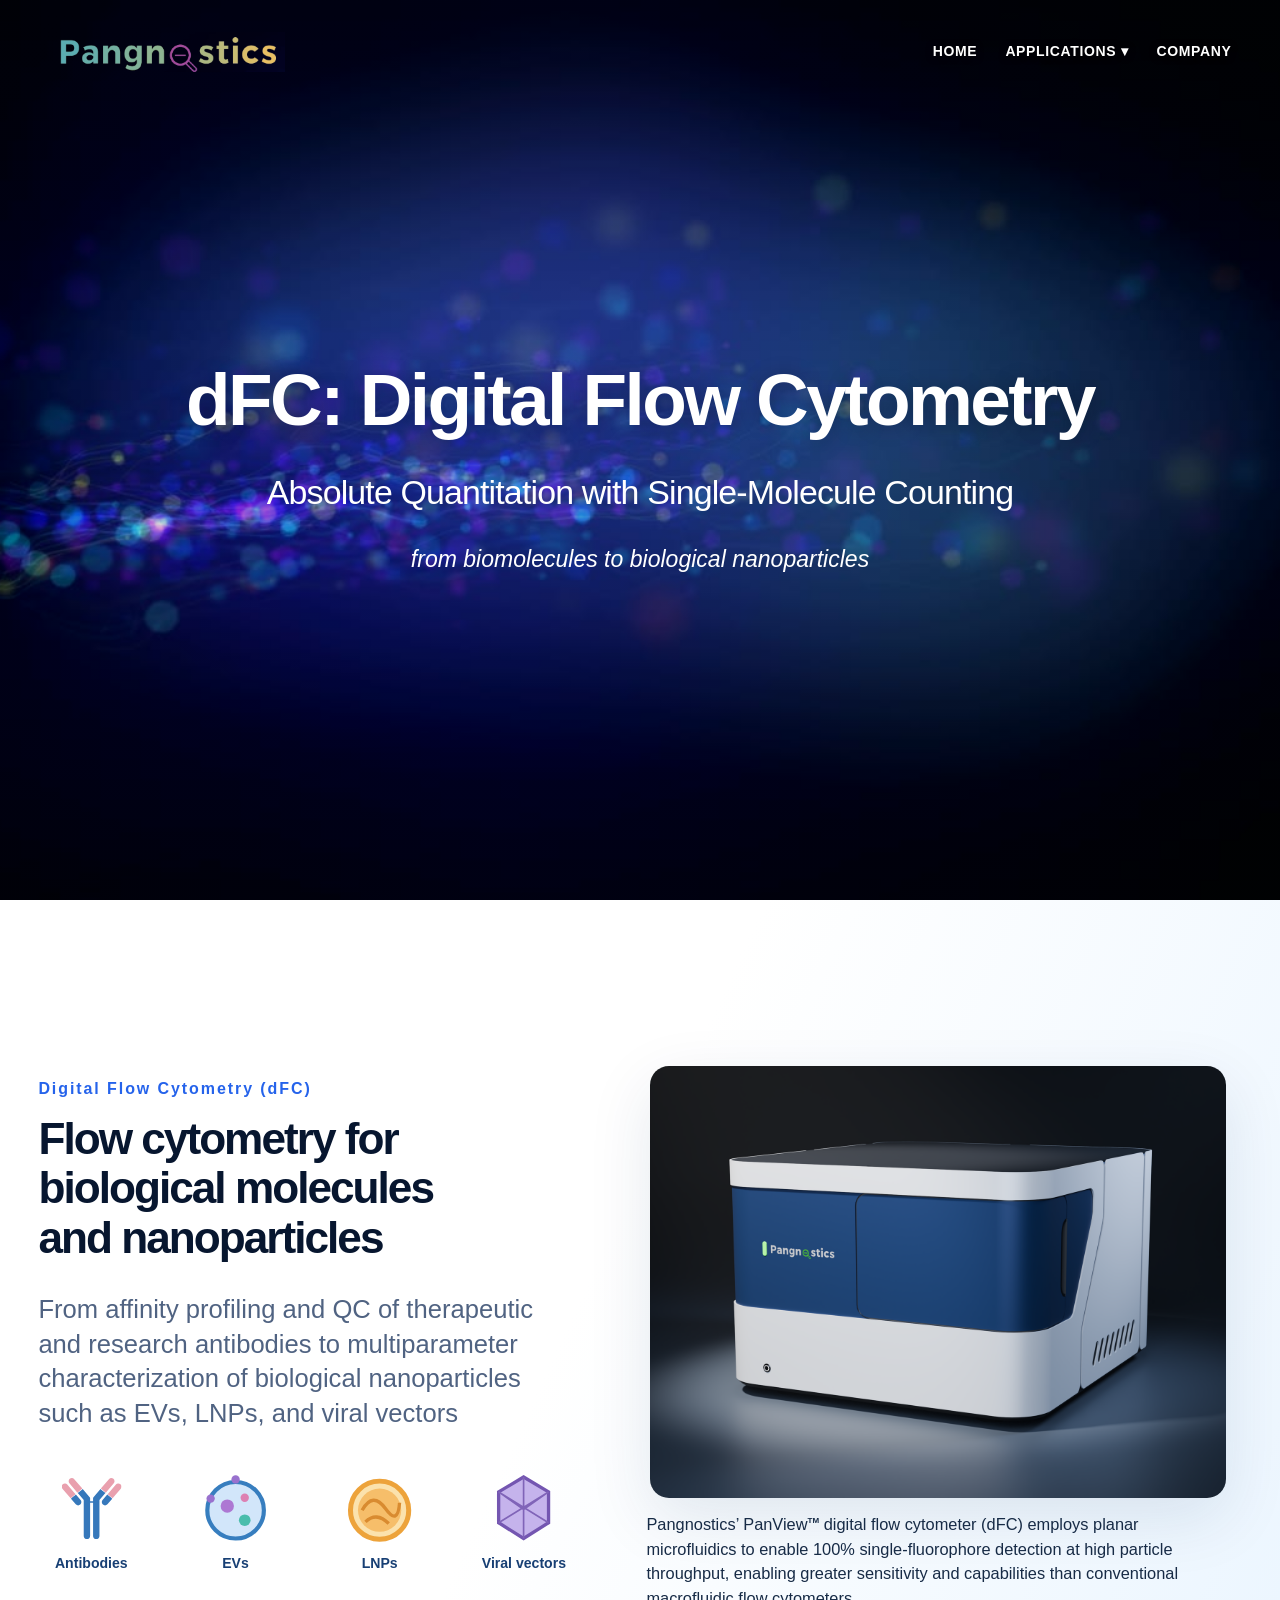
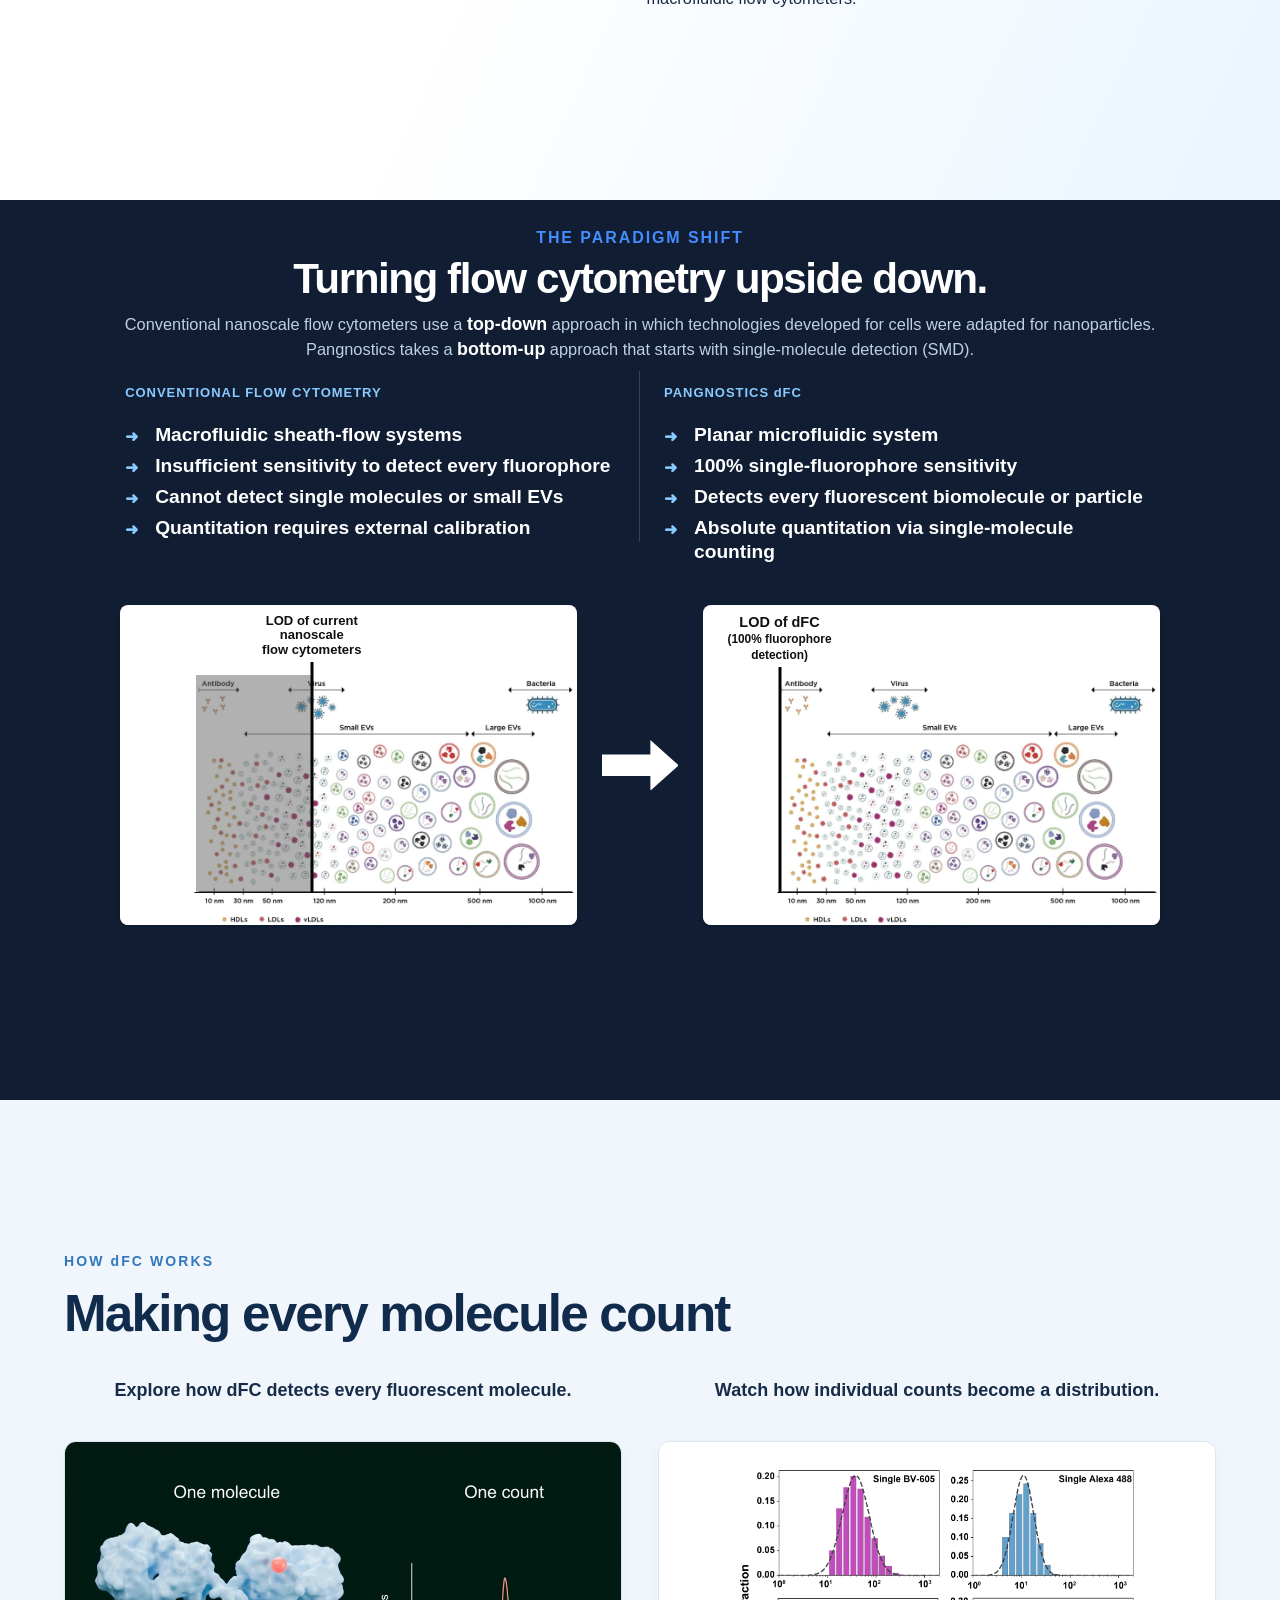
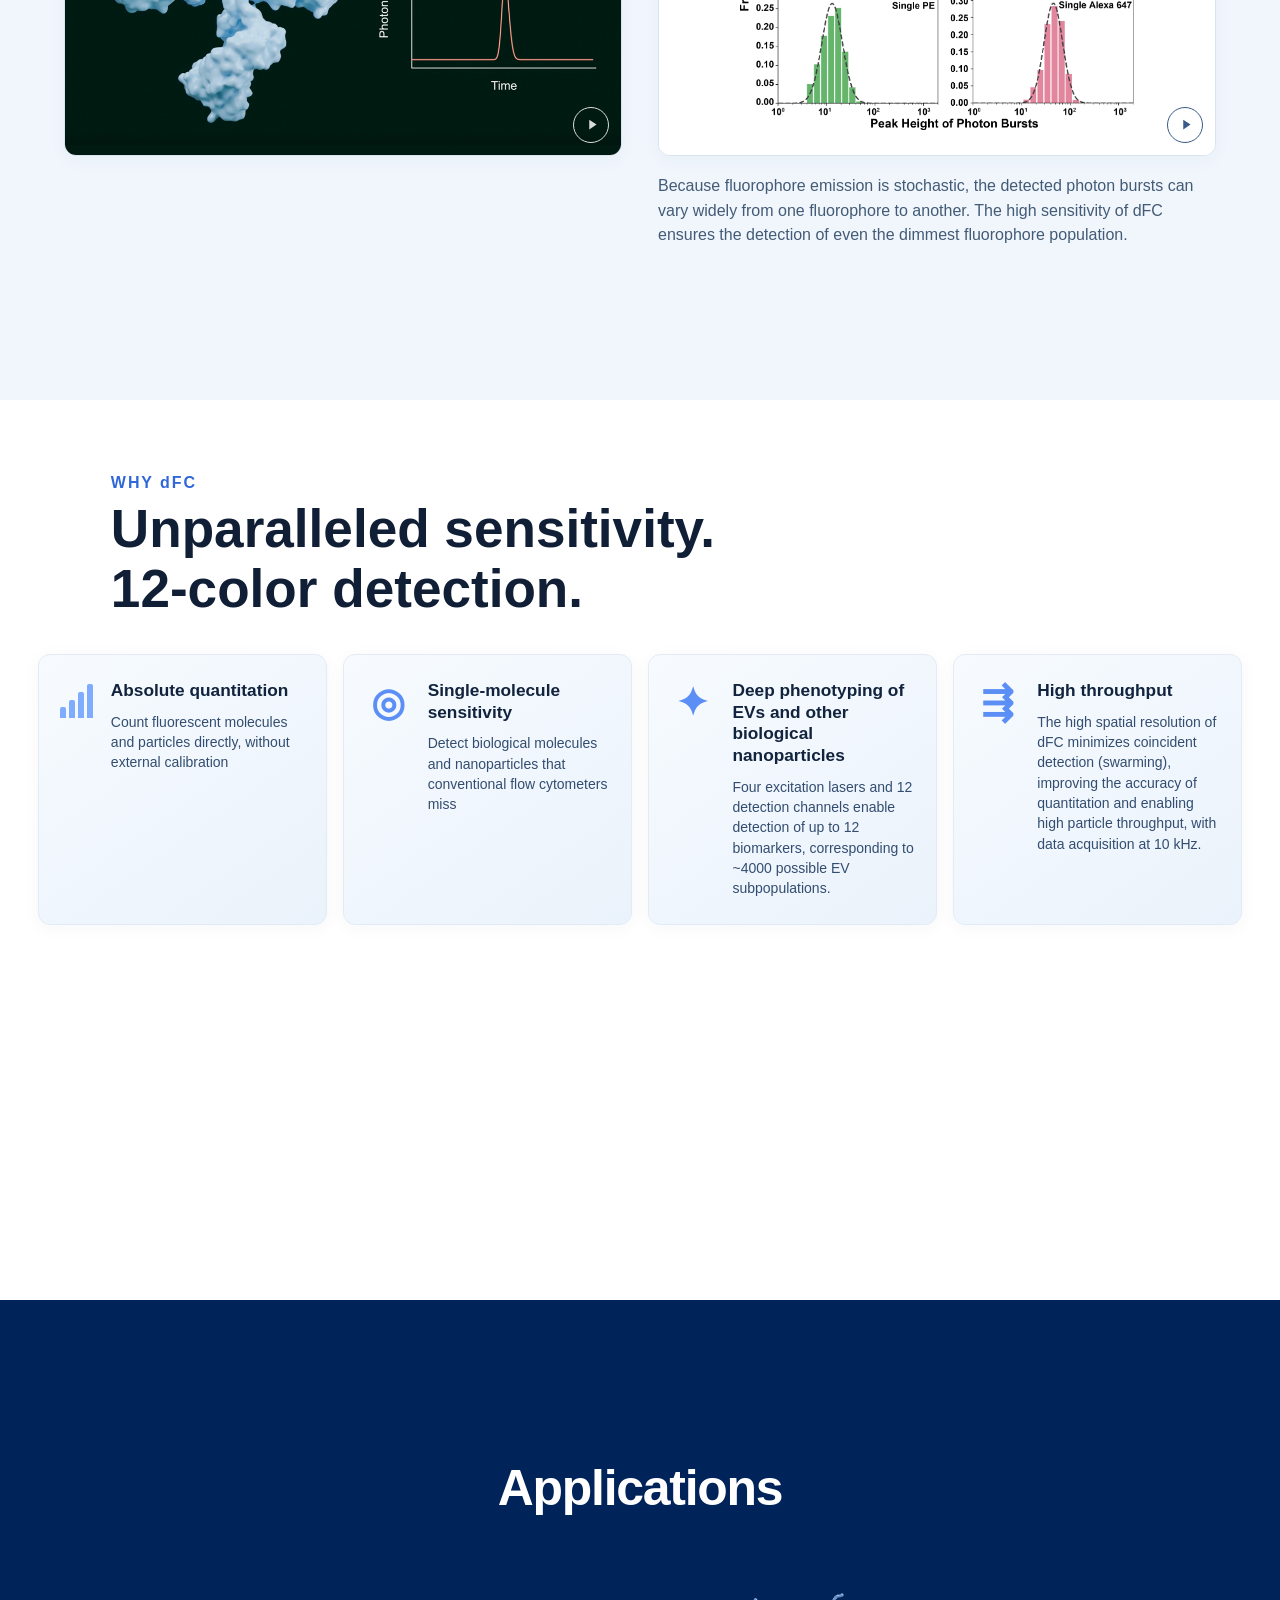
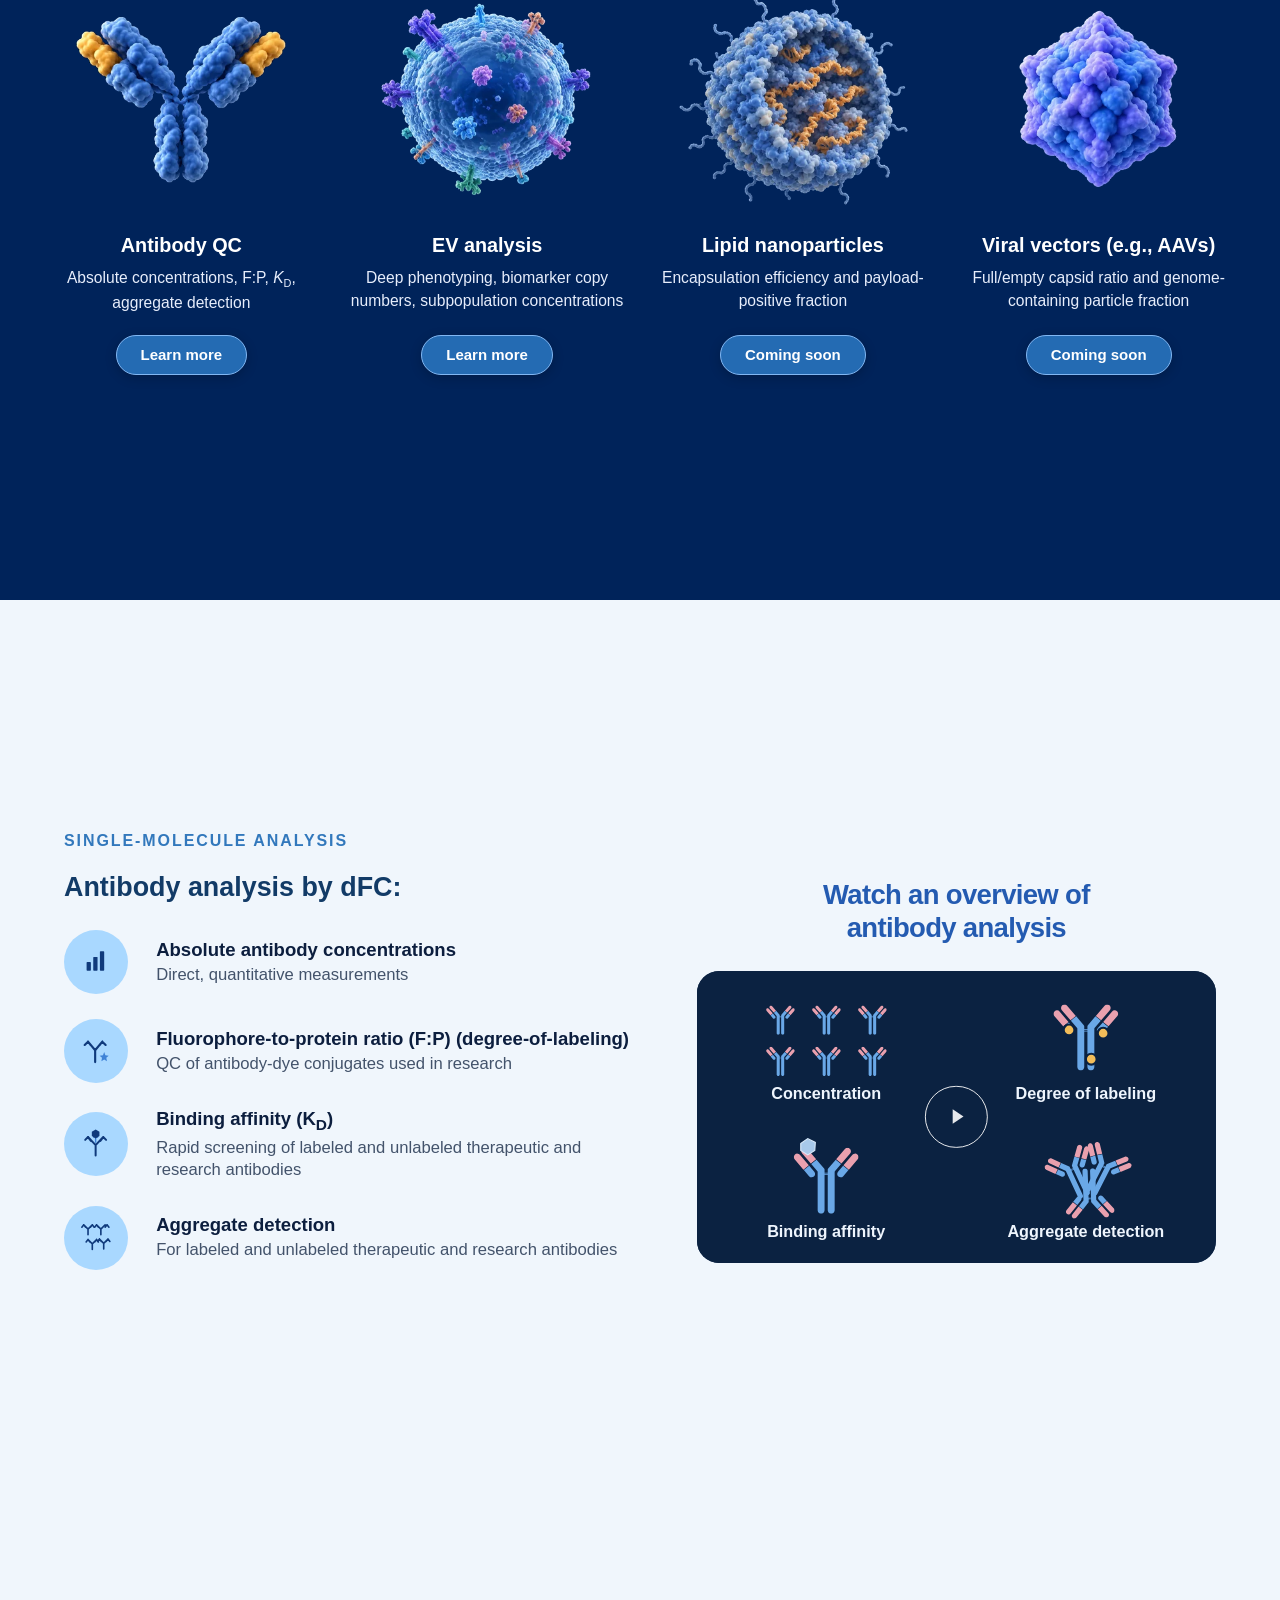
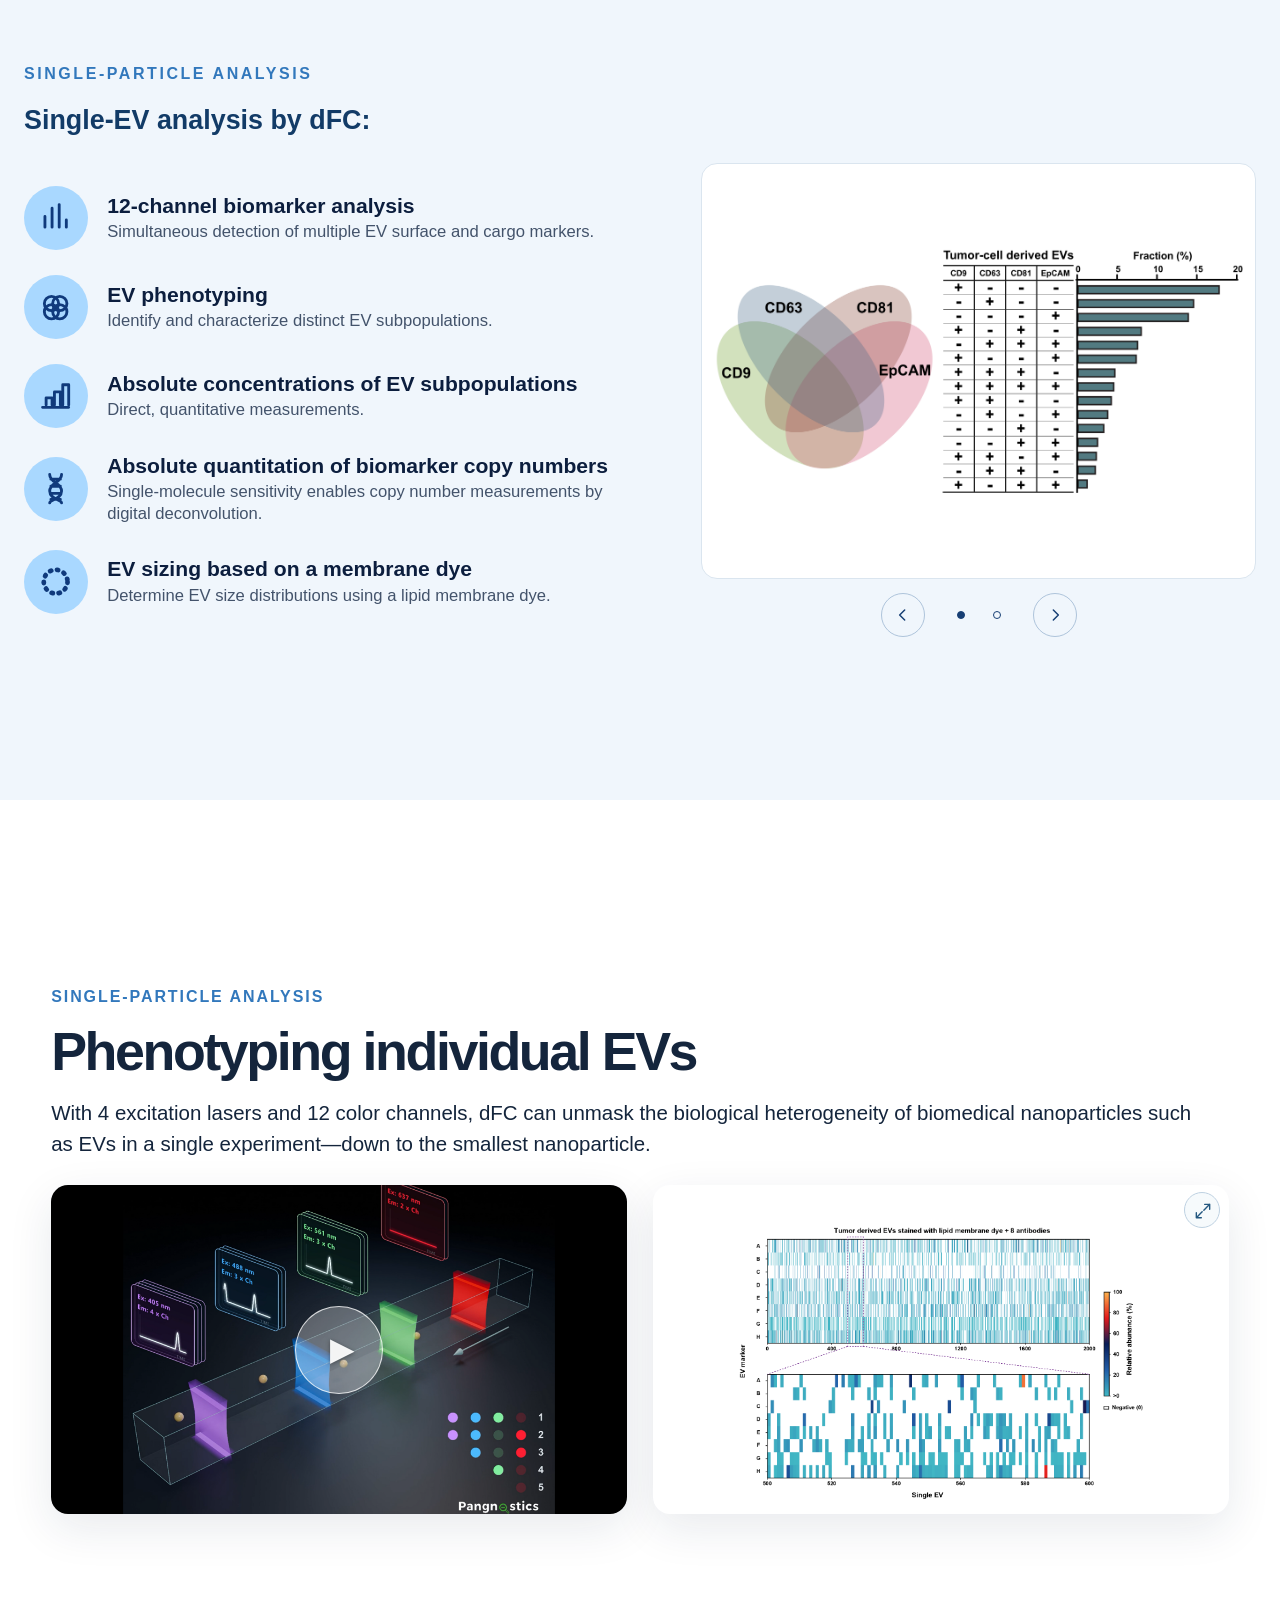
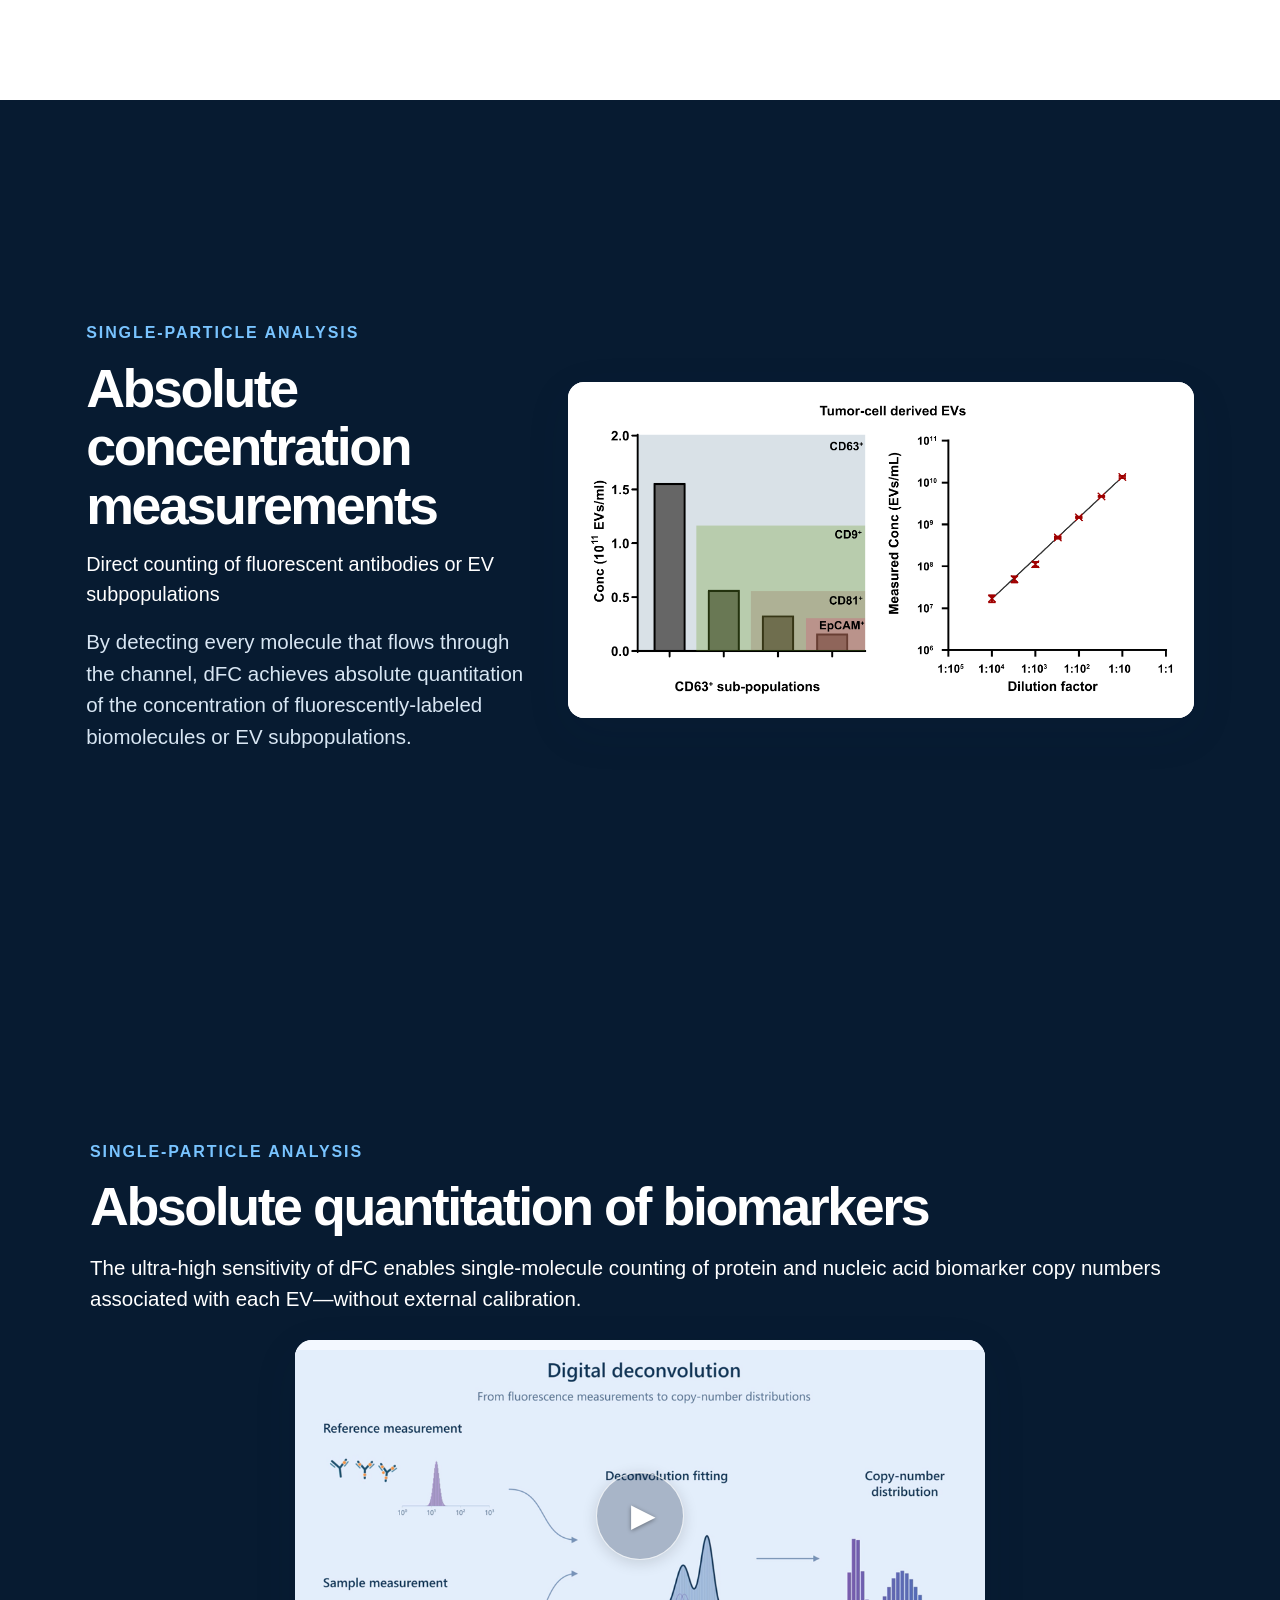
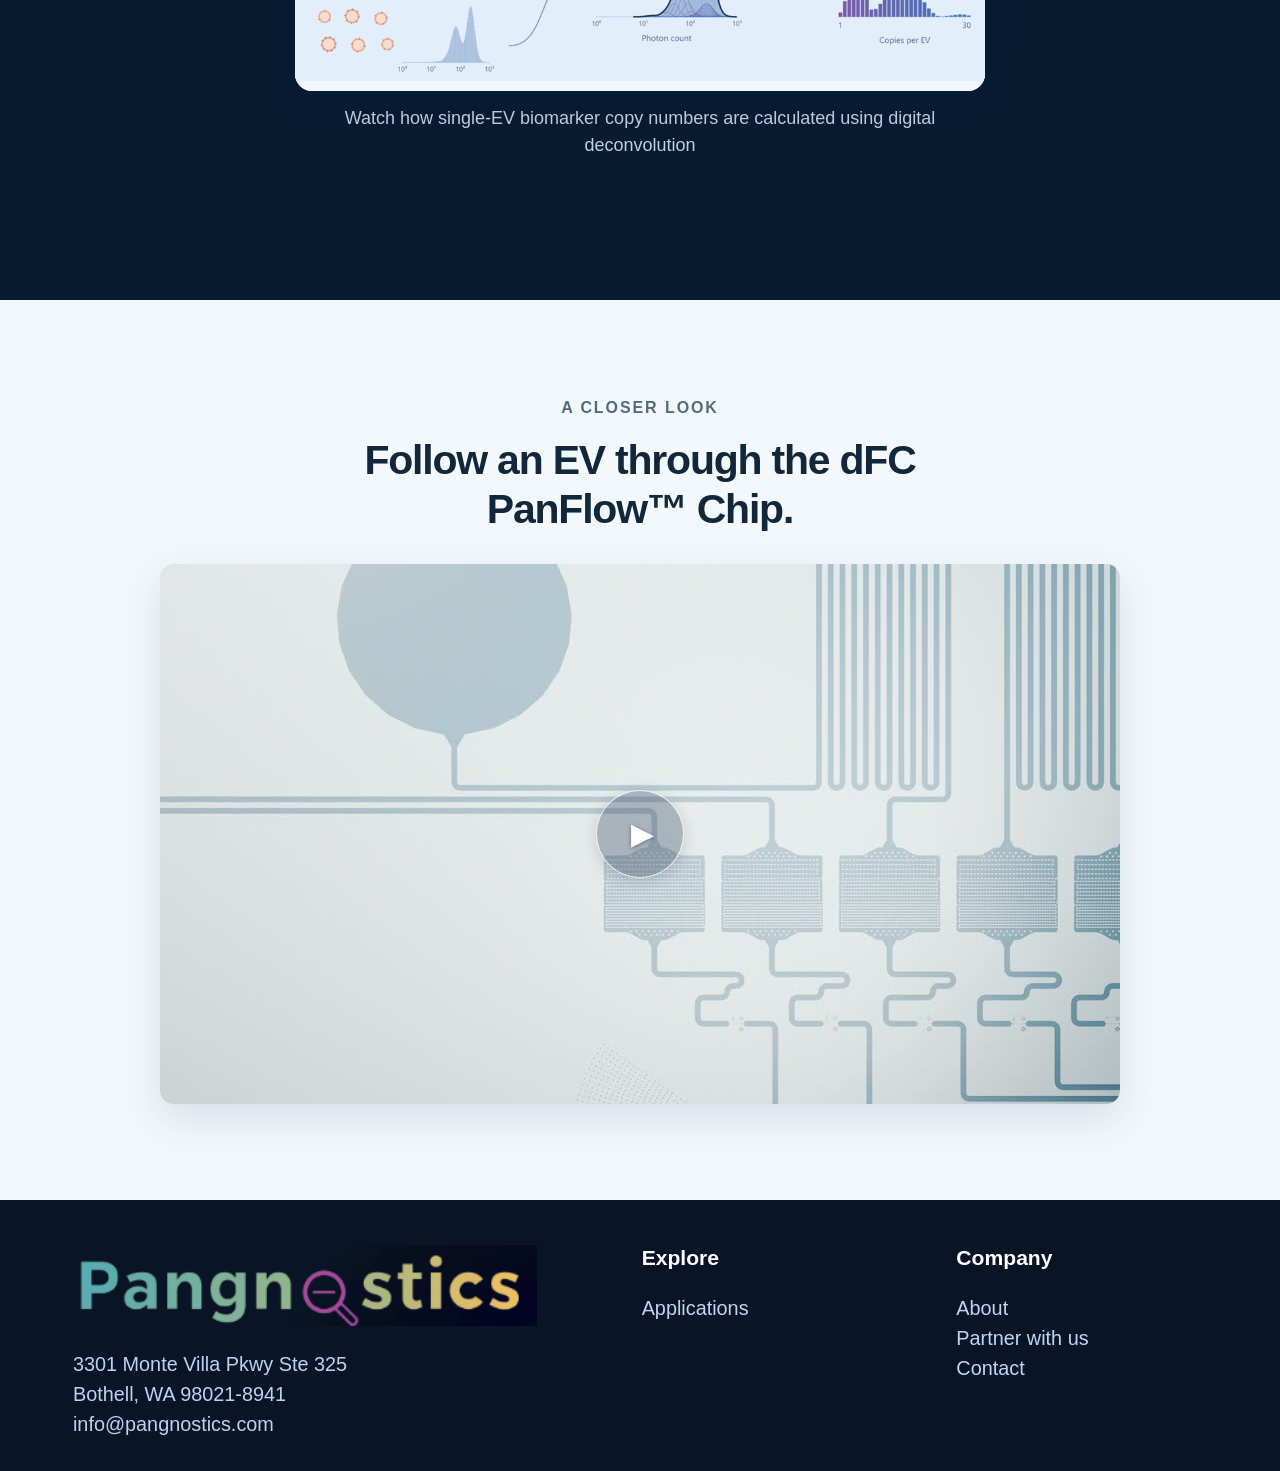
<file: index.html>
<!doctype html>
<html lang="en">
<head>
<meta charset="utf-8">
<meta name="viewport" content="width=device-width,initial-scale=1">
<title>Pangnostics | Digital Flow Cytometry</title>
<meta content="Pangnostics digital flow cytometry combines single-molecule fluorescence sensitivity with multiparameter analysis and quantitative characterization of extracellular vesicles." name="description"/>
<link rel="stylesheet" href="assets/css/site.css">
<link rel="stylesheet" href="assets/css/package.css">
<link rel="stylesheet" href="assets/css/home-hero.css">
<link rel="stylesheet" href="assets/css/how-dfc.css">
<link rel="stylesheet" href="assets/css/refinements.css">
<link rel="stylesheet" href="assets/css/applications.css">
<link rel="stylesheet" href="assets/css/antibody-preview.css">
<link rel="stylesheet" href="assets/css/ev-gallery.css">
<script src="assets/js/navigation.js" defer></script>
<script src="assets/js/page.js" defer></script>
<script src="assets/js/home-hero.js" defer></script>
<script src="assets/js/videos.js" defer></script>
<script src="assets/js/video-player.js" defer></script>
<script src="assets/js/ev-gallery-images.js" defer></script>
<script src="assets/js/ev-gallery.js" defer></script>
<link rel="stylesheet" href="assets/css/ev-heatmap.css">
<script src="assets/js/ev-heatmap.js" defer></script>
<link rel="stylesheet" href="assets/css/concentration-figure.css">
<link rel="stylesheet" href="assets/css/closer-look.css?v=33">
<link rel="stylesheet" href="assets/css/ev-page-consistency.css?v=33">
<link rel="stylesheet" href="assets/css/review-fixes.css">
<script src="assets/js/analytics-config.js" defer></script>
<script src="assets/js/analytics.js" defer></script>
</head>
<body data-page-file="index.html">
<a class="skip-link" href="#main-content">Skip to content</a>
<header class="top"><div class="wrap nav"><a aria-label="Pangnostics home" class="brand" aria-current="page" href="index.html"><img alt="Pangnostics" class="brand-logo" src="assets/images/pangnostics-625a7a8a.png"/></a><button aria-label="Toggle navigation" class="menu" id="menu">☰</button><nav class="navlinks" id="navlinks"><a aria-current="page" href="index.html">Home</a><div class="drop"><button class="dropbtn">Applications ▾</button><div class="dropdown"><a href="ev-analysis.html">EV Analysis</a><a href="antibody-analysis.html">Antibody Analysis</a></div></div><a href="company.html">Company</a></nav></div></header>
<main id="main-content" tabindex="-1">
<section class="page active" id="home"><section class="hero home-hero" aria-labelledby="home-hero-title">
  <img class="home-hero-poster" src="assets/images/hero-particles-poster.jpg" alt="" aria-hidden="true" fetchpriority="high">
  <video class="home-hero-video" muted loop playsinline preload="none" poster="assets/images/hero-particles-poster.jpg" data-src="assets/videos/hero-particles.mp4" aria-hidden="true" tabindex="-1" disablepictureinpicture></video>
  <div class="home-hero-shade" aria-hidden="true"></div>
  <div class="home-hero-copy">
    <h1 id="home-hero-title">dFC: Digital Flow Cytometry</h1>
    <p class="home-hero-subtitle">Absolute Quantitation with Single-Molecule Counting</p>
    <p class="home-hero-tagline">from biomolecules to biological nanoparticles</p>
  </div>
</section><section aria-labelledby="dfc-intro-title" class="dfc-intro-section">
<div class="dfc-intro-layout">
<div class="dfc-intro-copy">
<p class="dfc-intro-kicker">Digital Flow Cytometry (dFC)</p>
<h2 id="dfc-intro-title"><span>Flow cytometry for</span><span>biological molecules</span><span>and nanoparticles</span></h2>
<p class="dfc-intro-subtitle">From affinity profiling and QC of therapeutic and research antibodies to multiparameter characterization of biological nanoparticles such as EVs, LNPs, and viral vectors</p><div class="dfc-applications"><div class="dfc-application"><svg viewBox="0 0 100 115" aria-hidden="true"><image href="assets/images/antibody-icon.svg" x="14" y="26" width="72" height="74"/></svg><span>Antibodies</span></div><div class="dfc-application"><svg viewBox="0 0 100 115" aria-hidden="true"><circle cx="50" cy="65" r="34" fill="#d2e6fa" stroke="#377ebf" stroke-width="5"/><circle cx="40" cy="60" r="8" fill="#ad78d3"/><circle cx="61" cy="77" r="7" fill="#49bdac"/><circle cx="61" cy="50" r="5" fill="#dd81b3"/><circle cx="50" cy="28" r="5" fill="#9971ce"/><circle cx="20" cy="51" r="5" fill="#9971ce"/></svg><span>EVs</span></div><div class="dfc-application"><svg viewBox="0 0 100 115" aria-hidden="true"><circle cx="50" cy="65" r="35" fill="#fbe2ad" stroke="#eda33b" stroke-width="6"/><circle cx="50" cy="65" r="26" fill="#f6be6a"/><path d="M29 65q13-23 28-2t17-7M33 79q13-13 28 2" fill="none" stroke="#d98b30" stroke-width="4"/></svg><span>LNPs</span></div><div class="dfc-application"><svg viewBox="0 0 100 115" aria-hidden="true"><path d="M50 25 80 43 80 80 50 99 20 80 20 43Z" fill="#c5b3ec" stroke="#7456b1" stroke-width="4"/><path d="M50 25V99M20 43 80 80M80 43 20 80M20 43 50 64 80 43" fill="none" stroke="#8064b8" stroke-width="2"/></svg><span>Viral vectors</span></div></div>
</div>
<div class="dfc-intro-art"><img alt="Pangnostics PanView digital flow cytometer, shown in a front three-quarter studio rendering." src="assets/images/panview-brighter-render.webp" width="1600" height="1200"/><p class="dfc-intro-description dfc-intro-description-below">Pangnostics’ PanView<sup class="trademark-small">TM</sup> digital flow cytometer (dFC) employs planar microfluidics to enable 100% single-fluorophore detection at high particle throughput, enabling greater sensitivity and capabilities than conventional macrofluidic flow cytometers.</p></div>
</div>
</section><section aria-labelledby="paradigm-heading" class="paradigm-section paradigm-lod-section">
<div class="paradigm-inner">
<p class="paradigm-eyebrow">THE PARADIGM SHIFT</p>
<h2 id="paradigm-heading">Turning flow cytometry upside down.</h2>
<p class="paradigm-lead"><span class="paradigm-sentence">Conventional nanoscale flow cytometers use a <strong class="paradigm-keyterm">top-down</strong> approach in which technologies developed for cells were adapted for nanoparticles.</span><span class="paradigm-sentence">Pangnostics takes a <strong class="paradigm-keyterm">bottom-up</strong> approach that starts with single-molecule detection (SMD).</span></p>
<div class="paradigm-comparison paradigm-comparison-v38">
<div class="paradigm-column">
<p class="paradigm-label">CONVENTIONAL FLOW CYTOMETRY</p>
<ul class="paradigm-feature-list">
<li>Macrofluidic sheath-flow systems</li>
<li>Insufficient sensitivity to detect every fluorophore</li>
<li>Cannot detect single molecules or small EVs</li>
<li>Quantitation requires external calibration</li>
</ul>
</div>
<div class="paradigm-column">
<p class="paradigm-label">PANGNOSTICS dFC</p>
<ul class="paradigm-feature-list">
<li>Planar microfluidic system</li>
<li>100% single-fluorophore sensitivity</li>
<li>Detects every fluorescent biomolecule or particle</li>
<li>Absolute quantitation via single-molecule counting</li>
</ul>
</div>
</div>
<div class="pang-static-lod-comparison" aria-label="Comparison of conventional nanoscale flow cytometry and Pangnostics dFC detection limits"><div class="pang-static-lod-card pang-static-lod-before"><img src="assets/images/scientific-size-spectrum-showing-lod-of-current-nanoscale-flow-cytomet-99c4c288.webp" alt="Scientific size spectrum showing LOD of current nanoscale flow cytometers"><div class="pang-static-lod-mask" aria-hidden="true"></div><div class="pang-static-lod-line" aria-hidden="true"></div><div class="pang-static-lod-label">LOD of current nanoscale<br>flow cytometers</div></div><div class="pang-static-lod-arrow" aria-hidden="true"><svg viewBox="0 0 100 66" xmlns="http://www.w3.org/2000/svg"><path fill="currentColor" d="M0 19 H63 V0 L100 33 L63 66 V47 H0 Z"/></svg></div><div class="pang-static-lod-card pang-static-lod-after"><img src="assets/images/scientific-size-spectrum-showing-lod-of-current-nanoscale-flow-cytomet-99c4c288.webp" alt="Scientific size spectrum showing LOD of dFC (100% fluorophore detection)"><div class="pang-static-lod-mask" aria-hidden="true"></div><div class="pang-static-lod-line" aria-hidden="true"></div><div class="pang-static-lod-label">LOD of dFC<br><span>(100% fluorophore detection)</span></div></div></div>
</div>
</section><section id="how-dfc-works" class="how-dfc-section" aria-labelledby="molecule-title">
  <div class="how-inner">
    <header class="how-header">
      <p class="how-kicker">HOW dFC WORKS</p>
      <h2 id="molecule-title">Making every molecule count</h2>
    </header>
    <div class="how-grid">
      <article class="how-card">
        <h3>Explore how dFC detects every fluorescent molecule.</h3>
        <button class="how-preview" type="button" data-video="dfc-overview" aria-label="Play video: dFC overview">
          <span class="how-poster"><img src="assets/images/one-molecule-one-count-fluorescently-labeled-antibody-and-single-photo-c0a65d8a.png" alt="One molecule, one count: fluorescently labeled antibody and single photon burst" width="1050" height="552" loading="lazy"></span>
          <span class="how-play-symbol" aria-hidden="true"><svg viewBox="0 0 16 16"><path d="M4 2 13 8 4 14Z"/></svg></span>
        </button>
      </article>
      <article class="how-card">
        <h3>Watch how individual counts become a distribution.</h3>
        <button class="how-preview" type="button" data-video="single-molecule-distribution" aria-label="Play video: Single-molecule photon-burst distribution">
          <span class="how-poster"><img src="assets/images/single-dye-photon-burst-distributions.png" alt="Photon-burst distributions for BV-605, Alexa 488, PE and Alexa 647" width="2502" height="1649" loading="lazy"></span>
          <span class="how-play-symbol" aria-hidden="true"><svg viewBox="0 0 16 16"><path d="M4 2 13 8 4 14Z"/></svg></span>
        </button>
        <p class="how-explanation">Because fluorophore emission is stochastic, the detected photon bursts can vary widely from one fluorophore to another. The high sensitivity of dFC ensures the detection of even the dimmest fluorophore population.</p>
      </article>
    </div>
  </div>
</section>
<section aria-labelledby="why-dfc-title" class="why-dfc-section">
<div class="why-dfc-inner">
<p class="why-dfc-eyebrow">WHY dFC</p>
<h2 id="why-dfc-title">Unparalleled sensitivity.<br>12-color detection.</h2>
<div class="why-dfc-cards">
<article class="why-dfc-card"><span aria-hidden="true" class="why-dfc-symbol why-dfc-bars"><i></i><i></i><i></i><i></i></span><div><h3>Absolute quantitation</h3><p>Count fluorescent molecules and particles directly, without external calibration</p></div></article>
<article class="why-dfc-card"><span aria-hidden="true" class="why-dfc-symbol">◎</span><div><h3>Single-molecule sensitivity</h3><p>Detect biological molecules and nanoparticles that conventional flow cytometers miss</p></div></article>
<article class="why-dfc-card"><span aria-hidden="true" class="why-dfc-symbol">✦</span><div><h3>Deep phenotyping of EVs and other biological nanoparticles</h3><p>Four excitation lasers and 12 detection channels enable detection of up to 12 biomarkers, corresponding to ~4000 possible EV subpopulations.</p></div></article>
<article class="why-dfc-card"><span aria-hidden="true" class="why-dfc-symbol">⇶</span><div><h3>High throughput</h3><p>The high spatial resolution of dFC minimizes coincident detection (swarming), improving the accuracy of quantitation and enabling high particle throughput, with data acquisition at 10 kHz.</p></div></article>
</div>
</div>
</section>

<section class="pang-applications-showcase" aria-labelledby="pang-applications-title">
<div class="pang-applications-inner">

<h2 id="pang-applications-title">Applications</h2>
<div class="pang-applications-grid"><article class="pang-applications-card"><div class="pang-applications-image"><img src="assets/images/applications-v5-transparent/antibody-894.webp" srcset="assets/images/applications-v5-transparent/antibody-447.webp 447w, assets/images/applications-v5-transparent/antibody-894.webp 894w" sizes="(max-width: 520px) min(447px, calc(100vw - 48px)), (max-width: 900px) calc((100vw - 2 * clamp(24px, 3vw, 58px) - clamp(16px, 1.55vw, 28px)) / 2), calc((min(1680px, 100vw - 2 * clamp(24px, 3vw, 58px)) - 3 * clamp(16px, 1.55vw, 28px)) / 4)" width="894" height="754" loading="lazy" decoding="async" alt="Conceptual antibody illustration"></div><h3>Antibody QC</h3><p>Absolute concentrations, F:P, <i>K</i><sub>D</sub>, aggregate detection</p><a class="pang-applications-learn" href="antibody-analysis.html">Learn more</a></article><article class="pang-applications-card"><div class="pang-applications-image"><img src="assets/images/applications-v5-transparent/extracellular-vesicle-894.webp" srcset="assets/images/applications-v5-transparent/extracellular-vesicle-447.webp 447w, assets/images/applications-v5-transparent/extracellular-vesicle-894.webp 894w" sizes="(max-width: 520px) min(447px, calc(100vw - 48px)), (max-width: 900px) calc((100vw - 2 * clamp(24px, 3vw, 58px) - clamp(16px, 1.55vw, 28px)) / 2), calc((min(1680px, 100vw - 2 * clamp(24px, 3vw, 58px)) - 3 * clamp(16px, 1.55vw, 28px)) / 4)" width="894" height="754" loading="lazy" decoding="async" alt="Conceptual translucent extracellular vesicle illustration"></div><h3>EV analysis</h3><p>Deep phenotyping, biomarker copy numbers, subpopulation concentrations</p><a class="pang-applications-learn" href="ev-analysis.html">Learn more</a></article><article class="pang-applications-card"><div class="pang-applications-image"><img src="assets/images/applications-v5-transparent/lipid-nanoparticle-894.webp" srcset="assets/images/applications-v5-transparent/lipid-nanoparticle-447.webp 447w, assets/images/applications-v5-transparent/lipid-nanoparticle-894.webp 894w" sizes="(max-width: 520px) min(447px, calc(100vw - 48px)), (max-width: 900px) calc((100vw - 2 * clamp(24px, 3vw, 58px) - clamp(16px, 1.55vw, 28px)) / 2), calc((min(1680px, 100vw - 2 * clamp(24px, 3vw, 58px)) - 3 * clamp(16px, 1.55vw, 28px)) / 4)" width="894" height="754" loading="lazy" decoding="async" alt="Conceptual lipid nanoparticle cutaway illustration"></div><h3>Lipid nanoparticles</h3><p>Encapsulation efficiency and payload-positive fraction</p><span class="pang-applications-learn pang-applications-coming" aria-disabled="true">Coming soon</span></article><article class="pang-applications-card"><div class="pang-applications-image"><img src="assets/images/applications-v5-transparent/viral-vector-894.webp" srcset="assets/images/applications-v5-transparent/viral-vector-447.webp 447w, assets/images/applications-v5-transparent/viral-vector-894.webp 894w" sizes="(max-width: 520px) min(447px, calc(100vw - 48px)), (max-width: 900px) calc((100vw - 2 * clamp(24px, 3vw, 58px) - clamp(16px, 1.55vw, 28px)) / 2), calc((min(1680px, 100vw - 2 * clamp(24px, 3vw, 58px)) - 3 * clamp(16px, 1.55vw, 28px)) / 4)" width="894" height="754" loading="lazy" decoding="async" alt="Conceptual viral vector illustration"></div><h3>Viral vectors (e.g., AAVs)</h3><p>Full/empty capsid ratio and genome-containing particle fraction</p><span class="pang-applications-learn pang-applications-coming" aria-disabled="true">Coming soon</span></article></div>
</div>
</section>
<section class="antibody-qc-section" aria-labelledby="antibody-qc-heading"><div class="antibody-qc-inner"><p class="antibody-qc-kicker">SINGLE-MOLECULE ANALYSIS</p><div class="antibody-qc-grid"><div class="antibody-qc-list"><h2 id="antibody-qc-heading">Antibody analysis by dFC:</h2><div class="antibody-capabilities"><div class="antibody-capability"><div class="antibody-cap-icon" aria-hidden="true"><svg viewBox="0 0 70 70" fill="none" xmlns="http://www.w3.org/2000/svg"><rect x="16" y="36" width="9" height="18" rx="1.5" fill="currentColor"/><rect x="30" y="25" width="9" height="29" rx="1.5" fill="currentColor"/><rect x="44" y="13" width="9" height="41" rx="1.5" fill="currentColor"/></svg></div><div class="antibody-cap-text"><h3>Absolute antibody concentrations</h3><p>Direct, quantitative measurements</p></div></div>
<div class="antibody-capability"><div class="antibody-cap-icon" aria-hidden="true"><svg viewBox="0 0 70 70" fill="none" xmlns="http://www.w3.org/2000/svg"><path d="M34 57V32L19 14M34 32L49 14M19 14l-7 7m7-7 6 8m24-8 7 7m-7-7-6 8" stroke="currentColor" stroke-width="4.5" fill="none" stroke-linecap="round" stroke-linejoin="round"/><path d="m53 36 2.5 6.5 7 1-5 4.5 1.3 7-5.8-3.5-5.9 3.5 1.3-7-5-4.5 7-1z" fill="#3f82d6"/></svg></div><div class="antibody-cap-text"><h3>Fluorophore-to-protein ratio (F:P) (degree-of-labeling)</h3><p>QC of antibody-dye conjugates used in research</p></div></div>
<div class="antibody-capability"><div class="antibody-cap-icon" aria-hidden="true"><svg viewBox="0 0 70 70" fill="none" xmlns="http://www.w3.org/2000/svg"><path d="M35 58V36L19 19M35 36l16-17M19 19l-6 6m6-6 6 8m26-8 6 6m-6-6-6 8" stroke="currentColor" stroke-width="4.2" fill="none" stroke-linecap="round" stroke-linejoin="round"/><path d="M35 31V15m-5 5 5-5 5 5" stroke="#3f82d6" stroke-width="3" fill="none"/><path d="m35 3 8 5v9l-8 5-8-5V8z" fill="currentColor"/></svg></div><div class="antibody-cap-text"><h3>Binding affinity (K<sub>D</sub>)</h3><p>Rapid screening of labeled and unlabeled therapeutic and research antibodies</p></div></div>
<div class="antibody-capability"><div class="antibody-cap-icon" aria-hidden="true"><svg viewBox="0 0 70 70" fill="none" xmlns="http://www.w3.org/2000/svg"><g stroke="currentColor" stroke-width="3.4" stroke-linecap="round" stroke-linejoin="round" fill="none"><path d="M19 29V17L10 8M19 17l9-9M10 8l-4 5m4-5 4 5m14-5 4 5m-4-5-4 5"/><path d="M46 29V17L37 8M46 17l9-9M37 8l-4 5m4-5 4 5m18-5 4 5m-4-5-4 5"/><path d="M28 60V48L19 39M28 48l9-9M19 39l-4 5m4-5 4 5m14-5 4 5m-4-5-4 5"/><path d="M52 59V47l-9-9M52 47l9-9M43 38l-4 5m4-5 4 5m14-5 4 5m-4-5-4 5"/></g></svg></div><div class="antibody-cap-text"><h3>Aggregate detection</h3><p>For labeled and unlabeled therapeutic and research antibodies</p></div></div></div></div><div class="antibody-qc-media"><h2 class="ev-overview-video-heading">Watch an overview of<br>antibody analysis</h2><button class="antibody-video-poster antibody-preview" type="button" data-video="antibody-qc" aria-label="Play video: Antibody analysis overview"><img src="assets/images/antibody-capabilities-thumbnail.svg" alt="Four schematic antibody capabilities: concentration, degree of labeling, binding affinity and aggregate detection" width="960" height="540"><span class="antibody-center-play" aria-hidden="true"><svg viewBox="0 0 16 16"><path d="M4 2 13 8 4 14Z"/></svg></span></button></div></div></div></section>


  <section class="ev-overview-section antibody-video-overview" aria-label="dFC high-plex EV analysis overview">
    <div class="ev-overview-inner">
      <p class="ev-capability-kicker">SINGLE-PARTICLE ANALYSIS</p>
      <div class="ev-overview-layout">
        <div class="ev-overview-capabilities">
          <h3 class="ev-overview-capabilities-title">Single-EV analysis by dFC:</h3>
          <ul>
            <li><span class="ev-cap-icon" aria-hidden="true"><svg viewBox="0 0 28 28" fill="none" stroke="currentColor" stroke-width="2.4" stroke-linejoin="round" stroke-linecap="round"><path d="M5 22V13 M11 22V6 M17 22V3 M23 22V16" /></svg></span><span class="ev-cap-copy"><strong>12-channel biomarker analysis</strong><span>Simultaneous detection of multiple EV surface and cargo markers.</span></span></li>
            <li><span class="ev-cap-icon" aria-hidden="true"><svg viewBox="0 0 28 28" fill="none" stroke="currentColor" stroke-width="2.4" stroke-linejoin="round" stroke-linecap="round"><circle cx="10.5" cy="10.5" r="6"/><circle cx="17.5" cy="10.5" r="6"/><circle cx="10.5" cy="17.5" r="6"/><circle cx="17.5" cy="17.5" r="6"/></svg></span><span class="ev-cap-copy"><strong>EV phenotyping</strong><span>Identify and characterize distinct EV subpopulations.</span></span></li>
            <li><span class="ev-cap-icon" aria-hidden="true"><svg viewBox="0 0 28 28" fill="none" stroke="currentColor" stroke-width="2.4" stroke-linejoin="round" stroke-linecap="round"><path d="M3 23H25 M6 21V15H11V21 M13 21V10H18V21 M20 21V4H25V21"/></svg></span><span class="ev-cap-copy"><strong>Absolute concentrations of EV subpopulations</strong><span>Direct, quantitative measurements.</span></span></li>
            <li><span class="ev-cap-icon" aria-hidden="true"><svg viewBox="0 0 28 28" fill="none" stroke="currentColor" stroke-width="2.4" stroke-linejoin="round" stroke-linecap="round"><path d="M9 2C9 9 19 9 19 16S9 23 9 26 M19 2C19 9 9 9 9 16S19 23 19 26 M10 6H18 M10 12H18 M10 18H18 M10 23H18"/></svg></span><span class="ev-cap-copy"><strong>Absolute quantitation of biomarker copy numbers</strong><span>Single-molecule sensitivity enables copy number measurements by digital deconvolution.</span></span></li>
            <li><span class="ev-cap-icon" aria-hidden="true"><svg viewBox="0 0 28 28" fill="none" stroke="currentColor" stroke-width="2.4" stroke-linejoin="round" stroke-linecap="round"><circle cx="14" cy="14" r="10" stroke-dasharray="1 5" stroke-width="4" stroke-linecap="round"/></svg></span><span class="ev-cap-copy"><strong>EV sizing based on a membrane dye</strong><span>Determine EV size distributions using a lipid membrane dye.</span></span></li>
          </ul>
        </div>
              <div class="ev-overview-media">
  <!-- Manual two-image gallery; only raster exports are served. -->
  <div class="ev-gallery" data-ev-gallery role="region" aria-roledescription="carousel" aria-label="EV analysis images" hidden>
    <div class="ev-gallery-stage"></div>
    <div class="ev-gallery-controls" aria-label="Image controls">
      <button class="ev-gallery-arrow" type="button" data-ev-prev aria-label="Previous image"><svg viewBox="0 0 24 24" aria-hidden="true"><path d="m14 6-6 6 6 6"/></svg></button>
      <div class="ev-gallery-positions" aria-label="Choose image"></div>
      <button class="ev-gallery-arrow" type="button" data-ev-next aria-label="Next image"><svg viewBox="0 0 24 24" aria-hidden="true"><path d="m10 6 6 6-6 6"/></svg></button>
    </div>
    <p class="ev-gallery-status" aria-live="polite" aria-atomic="true"></p>
  </div>
</div>
</div>
</div>
</section>
<section aria-labelledby="ev-section-title" class="molecule-section ev-section">
<div class="molecule-content">
<p class="dfc-intro-kicker">SINGLE-PARTICLE ANALYSIS</p>
<h2 id="ev-section-title">Phenotyping individual EVs</h2>
<p class="molecule-explainer">With 4 excitation lasers and 12 color channels, dFC can unmask the biological heterogeneity of biomedical nanoparticles such as EVs in a single experiment—down to the smallest nanoparticle.</p>
<div class="molecule-visuals">
<figure class="molecule-video-figure"><div class="molecule-visual molecule-video" id="ev-video4-card">
<button aria-label="Play video: Multiparameter EV phenotyping" class="molecule-video-trigger" tabindex="-1" aria-disabled="true" type="button" data-video="ev-phenotyping">
<img alt="Four excitation lasers and multicolor fluorescence detection channels for individual EV analysis" src="assets/images/four-excitation-lasers-and-multicolor-fluorescence-detection-channels-6faaa29b.png"/>
<span aria-hidden="true" class="molecule-play-icon">▶</span><span class="molecule-center-label">EV phenotyping</span>
</button>
<img class="static-video-poster" src="assets/images/four-excitation-lasers-and-multicolor-fluorescence-detection-channels-6faaa29b.png" alt="Video preview"/>
</div></figure>
<figure class="molecule-visual ev-phenotype-figure ev-heatmap-figure">
  <img alt="Eight-marker single-EV heatmap with an expanded view of EVs 500–600" src="assets/images/8-marker-heatmap-2@4x.png" width="2378" height="1610" loading="lazy"/>
  <button class="ev-heatmap-enlarge" type="button" aria-label="Enlarge eight-marker EV heatmap" aria-haspopup="dialog" aria-controls="ev-heatmap-dialog" title="Enlarge heatmap">
    <svg viewBox="0 0 24 24" fill="none" stroke="currentColor" stroke-width="1.7" stroke-linecap="round" stroke-linejoin="round" aria-hidden="true"><path d="M14 4h6v6M20 4l-7 7M10 20H4v-6M4 20l7-7"/></svg>
  </button>
</figure>
</div>
</div>
</section>
<section aria-label="Absolute concentration" class="molecule-section ev-concentration-section">
<div class="molecule-content"><div class="concentration-copy">
<p class="dfc-intro-kicker">SINGLE-PARTICLE ANALYSIS</p>
<h2>Absolute concentration measurements</h2><p class="molecule-explainer concentration-subheading">Direct counting of fluorescent antibodies or EV subpopulations</p>
<p class="molecule-explainer">By detecting every molecule that flows through the channel, dFC achieves absolute quantitation of the concentration of fluorescently-labeled biomolecules or EV subpopulations.</p>
</div><figure class="ev-wide-figure concentration-png-figure"><picture><img alt="Tumor-cell-derived EV subpopulation concentrations and measured EV concentration across dilution factors" src="assets/images/ev-concentration.png" width="2400" height="1287" loading="lazy"/></picture></figure>
</div>
</section>
<section aria-labelledby="deconvolution-title" class="molecule-section ev-deconvolution-section">
<div class="molecule-content">
<p class="dfc-intro-kicker">SINGLE-PARTICLE ANALYSIS</p>
<h2 id="deconvolution-title">Absolute quantitation of biomarkers</h2>
<p class="molecule-explainer">The ultra-high sensitivity of dFC enables single-molecule counting of protein and nucleic acid biomarker copy numbers associated with each EV—without external calibration.</p>
<div class="biomarker-video-grid">

<figure class="biomarker-video-figure">
<div class="molecule-visual molecule-video biomarker-player" id="ev-video5-card">
<button aria-label="Play video 5: Digital deconvolution" class="molecule-video-trigger" tabindex="-1" aria-disabled="true" type="button" data-video="deconvolution">
<img alt="Digital deconvolution: fluorescence measurements, fitting, and biomarker copy-number distributions" src="assets/images/digital-deconvolution-fluorescence-measurements-fitting-and-biomarker-8fc20e93.png"/>
<span aria-hidden="true" class="molecule-play-icon">▶</span>

</button>
<img class="static-video-poster" src="assets/images/digital-deconvolution-fluorescence-measurements-fitting-and-biomarker-8fc20e93.png" alt="Video preview"/>
</div>
<figcaption>Watch how single-EV biomarker copy numbers are calculated using digital deconvolution</figcaption>
</figure>
</div>
</div>
</section>
<div class="section pale closer-look-section"><div class="wrap feature"><div class="feature-copy"><p class="kicker">A CLOSER LOOK</p><h2>Follow an EV through the dFC PanFlow™ Chip.</h2></div><div class="feature-media closer-look-video" id="closer-look-video"><img class="static-video-poster" src="assets/images/video-preview-a5684bd1.jpg" alt="Video preview"/><button type="button" class="closer-look-play" tabindex="-1" aria-disabled="true" aria-label="Play EV journey video" data-video="ev-journey"><span aria-hidden="true">▶</span></button></div></div></div></section>
</main>
<footer class="pang-footer"><div class="pang-footer-grid">
 <div class="pang-footer-identity"><a href="index.html" aria-label="Pangnostics home"><img class="pang-footer-logo" src="assets/images/pangnostics-625a7a8a.png" alt="Pangnostics logo"></a><div class="pang-footer-address"><div>3301 Monte Villa Pkwy Ste 325</div><div>Bothell, WA 98021-8941</div><a class="pang-footer-email" href="mailto:info@pangnostics.com">info@pangnostics.com</a></div></div>
 <div class="pang-footer-links"><h3>Explore</h3><div class="pang-footer-applications"><button type="button" class="pang-footer-app-trigger" aria-haspopup="true" aria-expanded="false">Applications</button><nav class="pang-footer-app-popup" aria-label="Footer applications"><a href="ev-analysis.html">EV Analysis</a><a href="antibody-analysis.html">Antibody Analysis</a></nav></div></div>
 <div class="pang-footer-links"><h3>Company</h3><a href="company.html">About</a><a href="mailto:info@pangnostics.com?subject=Partner%20with%20Pangnostics">Partner with us</a><a href="mailto:info@pangnostics.com">Contact</a></div>
 </div></footer>
<dialog id="ev-heatmap-dialog" class="heatmap-dialog" aria-labelledby="ev-heatmap-dialog-title">
  <div class="heatmap-dialog-bar">
    <p class="heatmap-dialog-title" id="ev-heatmap-dialog-title">Eight-marker EV heatmap</p>
    <div class="heatmap-dialog-tools">
      <button class="heatmap-dialog-zoom" type="button" aria-label="Zoom in on heatmap" title="Zoom in on heatmap" aria-pressed="false"><svg viewBox="0 0 24 24" fill="none" stroke="currentColor" stroke-width="1.7" stroke-linecap="round" aria-hidden="true"><circle cx="10" cy="10" r="6.5"/><path d="m15 15 6 6M7 10h6"/><path class="heatmap-zoom-plus" d="M10 7v6"/></svg></button>
      <button class="heatmap-dialog-close" type="button" aria-label="Close enlarged heatmap" title="Close" autofocus><svg viewBox="0 0 24 24" fill="none" stroke="currentColor" stroke-width="1.7" stroke-linecap="round" aria-hidden="true"><path d="m6 6 12 12M18 6 6 18"/></svg></button>
    </div>
  </div>
  <div class="heatmap-dialog-viewport" tabindex="0" aria-label="Enlarged heatmap; scroll to pan when zoomed">
    <img class="heatmap-dialog-image" src="assets/images/8-marker-heatmap-2@4x.png" alt="Eight-marker single-EV heatmap with an expanded view of EVs 500–600" width="2378" height="1610" loading="lazy"/>
  </div>
</dialog>
</body>
</html>
</file>
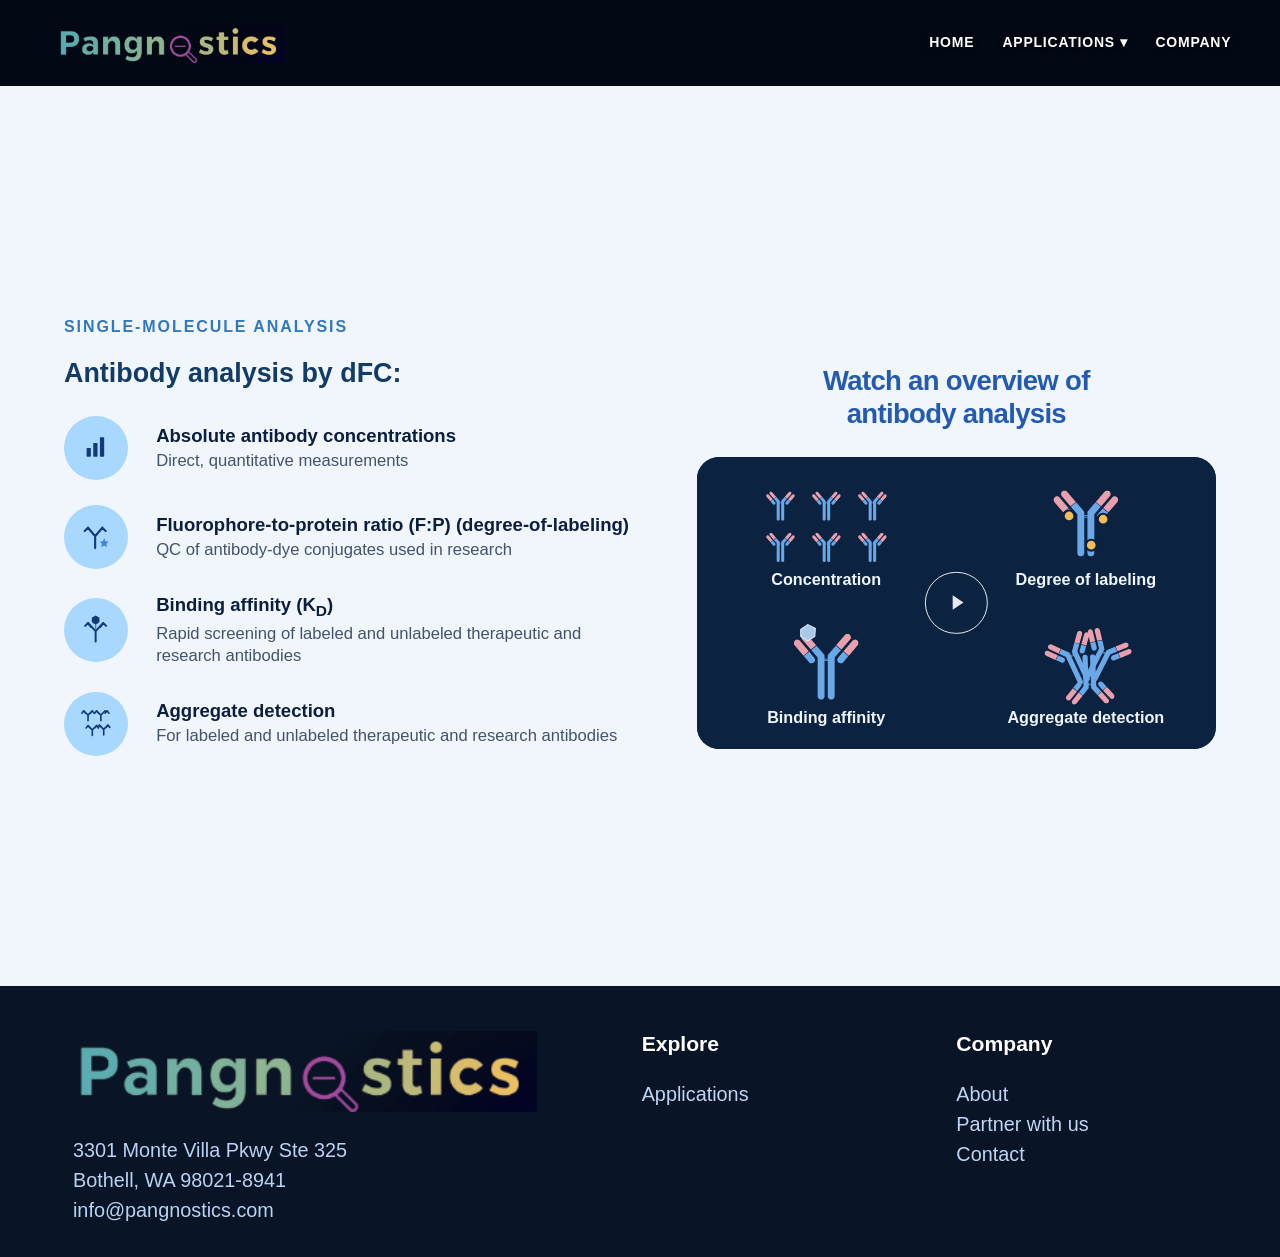
<file: antibody-analysis.html>
<!doctype html>
<html lang="en">
<head>
<meta charset="utf-8">
<meta name="viewport" content="width=device-width,initial-scale=1">
<title>Antibody Analysis | Pangnostics</title>
<meta content="Pangnostics digital flow cytometry combines single-molecule fluorescence sensitivity with multiparameter analysis and quantitative characterization of extracellular vesicles." name="description"/>
<link rel="stylesheet" href="assets/css/site.css">
<link rel="stylesheet" href="assets/css/package.css">
<script src="assets/js/navigation.js" defer></script>
<script src="assets/js/page.js" defer></script>
<script src="assets/js/videos.js" defer></script>
<script src="assets/js/video-player.js" defer></script>
<link rel="stylesheet" href="assets/css/antibody-preview.css">
<link rel="stylesheet" href="assets/css/antibody-consistency.css">
<link rel="stylesheet" href="assets/css/antibody-header.css">
<link rel="stylesheet" href="assets/css/review-fixes.css">
<script src="assets/js/analytics-config.js" defer></script>
<script src="assets/js/analytics.js" defer></script>
</head>
<body data-page-file="antibody-analysis.html">
<a class="skip-link" href="#main-content">Skip to content</a>
<header class="top"><div class="wrap nav"><a aria-label="Pangnostics home" class="brand" href="index.html"><img alt="Pangnostics" class="brand-logo" src="assets/images/pangnostics-625a7a8a.png"/></a><button aria-label="Toggle navigation" class="menu" id="menu">☰</button><nav class="navlinks" id="navlinks"><a href="index.html">Home</a><div class="drop"><button class="dropbtn">Applications ▾</button><div class="dropdown"><a href="ev-analysis.html">EV Analysis</a><a aria-current="page" href="antibody-analysis.html">Antibody Analysis</a></div></div><a href="company.html">Company</a></nav></div></header>
<main id="main-content" tabindex="-1">
<section class="page active" id="antibody-analysis">
<section class="antibody-qc-section" aria-labelledby="antibody-qc-heading"><div class="antibody-qc-inner"><p class="antibody-qc-kicker">SINGLE-MOLECULE ANALYSIS</p><div class="antibody-qc-grid"><div class="antibody-qc-list"><h1 id="antibody-qc-heading">Antibody analysis by dFC:</h1><div class="antibody-capabilities"><div class="antibody-capability"><div class="antibody-cap-icon" aria-hidden="true"><svg viewBox="0 0 70 70" fill="none" xmlns="http://www.w3.org/2000/svg"><rect x="16" y="36" width="9" height="18" rx="1.5" fill="currentColor"/><rect x="30" y="25" width="9" height="29" rx="1.5" fill="currentColor"/><rect x="44" y="13" width="9" height="41" rx="1.5" fill="currentColor"/></svg></div><div class="antibody-cap-text"><h2>Absolute antibody concentrations</h2><p>Direct, quantitative measurements</p></div></div>
<div class="antibody-capability"><div class="antibody-cap-icon" aria-hidden="true"><svg viewBox="0 0 70 70" fill="none" xmlns="http://www.w3.org/2000/svg"><path d="M34 57V32L19 14M34 32L49 14M19 14l-7 7m7-7 6 8m24-8 7 7m-7-7-6 8" stroke="currentColor" stroke-width="4.5" fill="none" stroke-linecap="round" stroke-linejoin="round"/><path d="m53 36 2.5 6.5 7 1-5 4.5 1.3 7-5.8-3.5-5.9 3.5 1.3-7-5-4.5 7-1z" fill="#3f82d6"/></svg></div><div class="antibody-cap-text"><h2>Fluorophore-to-protein ratio (F:P) (degree-of-labeling)</h2><p>QC of antibody-dye conjugates used in research</p></div></div>
<div class="antibody-capability"><div class="antibody-cap-icon" aria-hidden="true"><svg viewBox="0 0 70 70" fill="none" xmlns="http://www.w3.org/2000/svg"><path d="M35 58V36L19 19M35 36l16-17M19 19l-6 6m6-6 6 8m26-8 6 6m-6-6-6 8" stroke="currentColor" stroke-width="4.2" fill="none" stroke-linecap="round" stroke-linejoin="round"/><path d="M35 31V15m-5 5 5-5 5 5" stroke="#3f82d6" stroke-width="3" fill="none"/><path d="m35 3 8 5v9l-8 5-8-5V8z" fill="currentColor"/></svg></div><div class="antibody-cap-text"><h2>Binding affinity (K<sub>D</sub>)</h2><p>Rapid screening of labeled and unlabeled therapeutic and research antibodies</p></div></div>
<div class="antibody-capability"><div class="antibody-cap-icon" aria-hidden="true"><svg viewBox="0 0 70 70" fill="none" xmlns="http://www.w3.org/2000/svg"><g stroke="currentColor" stroke-width="3.4" stroke-linecap="round" stroke-linejoin="round" fill="none"><path d="M19 29V17L10 8M19 17l9-9M10 8l-4 5m4-5 4 5m14-5 4 5m-4-5-4 5"/><path d="M46 29V17L37 8M46 17l9-9M37 8l-4 5m4-5 4 5m18-5 4 5m-4-5-4 5"/><path d="M28 60V48L19 39M28 48l9-9M19 39l-4 5m4-5 4 5m14-5 4 5m-4-5-4 5"/><path d="M52 59V47l-9-9M52 47l9-9M43 38l-4 5m4-5 4 5m14-5 4 5m-4-5-4 5"/></g></svg></div><div class="antibody-cap-text"><h2>Aggregate detection</h2><p>For labeled and unlabeled therapeutic and research antibodies</p></div></div></div></div><div class="antibody-qc-media"><h2 class="ev-overview-video-heading">Watch an overview of<br>antibody analysis</h2><button class="antibody-video-poster antibody-preview" type="button" data-video="antibody-qc" aria-label="Play video: Antibody analysis overview"><img src="assets/images/antibody-capabilities-thumbnail.svg" alt="Four schematic antibody capabilities: concentration, degree of labeling, binding affinity and aggregate detection" width="960" height="540"><span class="antibody-center-play" aria-hidden="true"><svg viewBox="0 0 16 16"><path d="M4 2 13 8 4 14Z"/></svg></span></button></div></div></div></section>
</section>
</main>
<footer class="pang-footer"><div class="pang-footer-grid">
 <div class="pang-footer-identity"><a href="index.html" aria-label="Pangnostics home"><img class="pang-footer-logo" src="assets/images/pangnostics-625a7a8a.png" alt="Pangnostics logo"></a><div class="pang-footer-address"><div>3301 Monte Villa Pkwy Ste 325</div><div>Bothell, WA 98021-8941</div><a class="pang-footer-email" href="mailto:info@pangnostics.com">info@pangnostics.com</a></div></div>
 <div class="pang-footer-links"><h3>Explore</h3><div class="pang-footer-applications"><button type="button" class="pang-footer-app-trigger" aria-haspopup="true" aria-expanded="false">Applications</button><nav class="pang-footer-app-popup" aria-label="Footer applications"><a href="ev-analysis.html">EV Analysis</a><a href="antibody-analysis.html">Antibody Analysis</a></nav></div></div>
 <div class="pang-footer-links"><h3>Company</h3><a href="company.html">About</a><a href="mailto:info@pangnostics.com?subject=Partner%20with%20Pangnostics">Partner with us</a><a href="mailto:info@pangnostics.com">Contact</a></div>
 </div></footer>
</body>
</html>
</file>
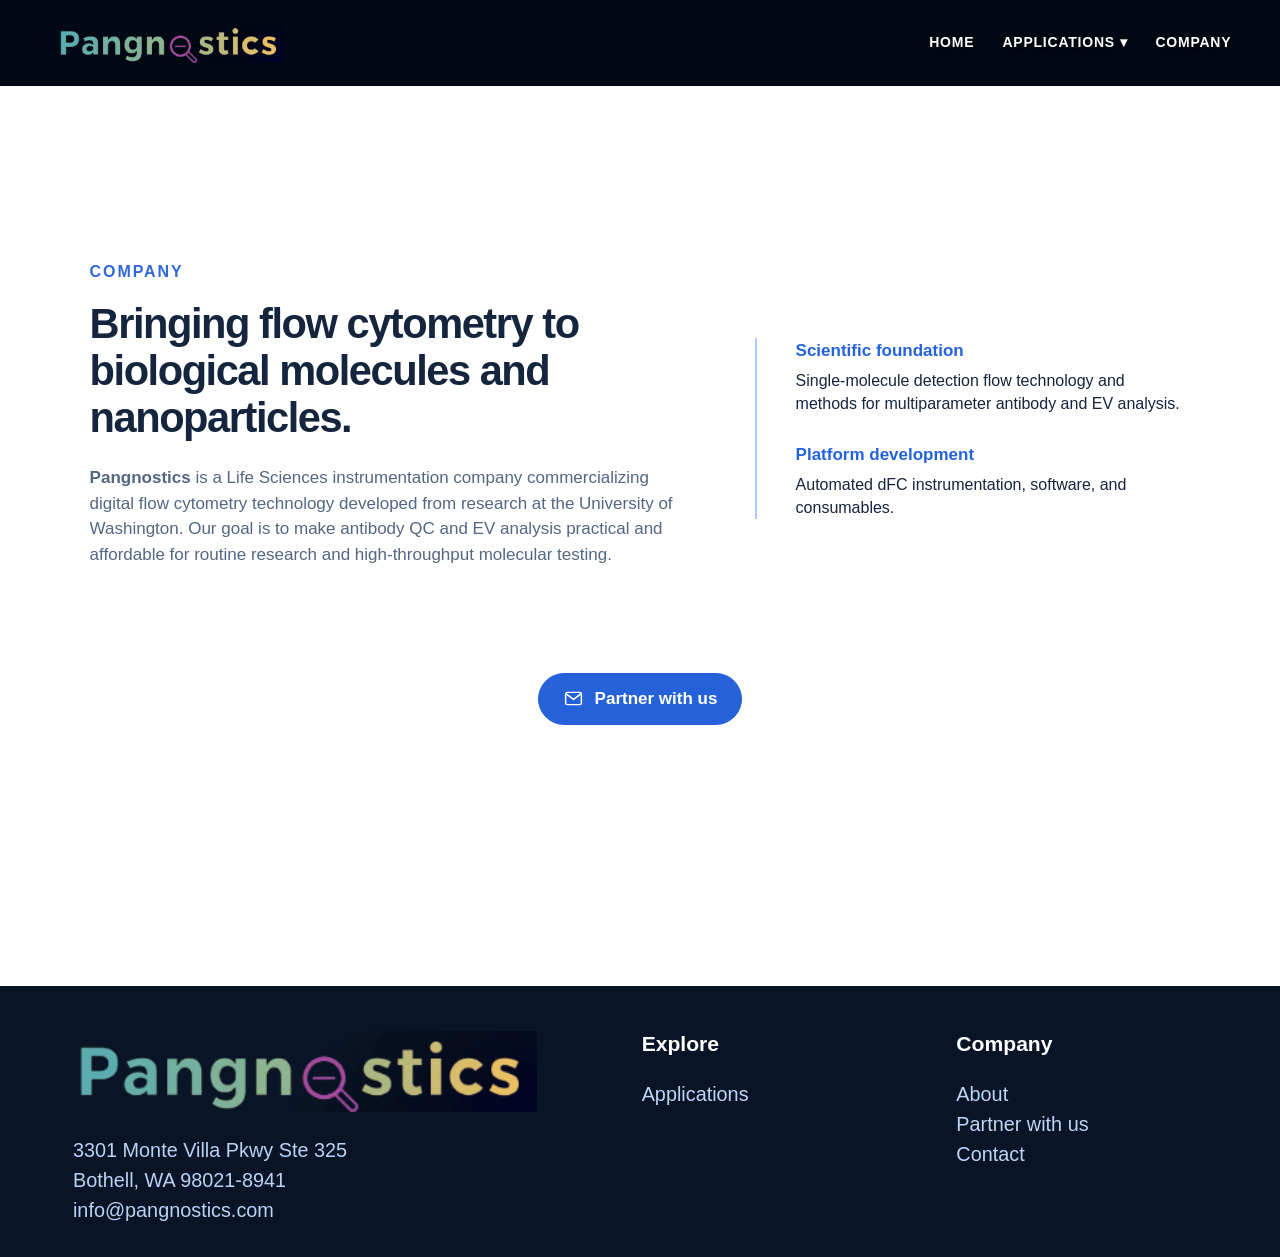
<file: company.html>
<!doctype html>
<html lang="en">
<head>
<meta charset="utf-8">
<meta name="viewport" content="width=device-width,initial-scale=1">
<title>Company | Pangnostics</title>
<meta content="Pangnostics digital flow cytometry combines single-molecule fluorescence sensitivity with multiparameter analysis and quantitative characterization of extracellular vesicles." name="description"/>
<link rel="stylesheet" href="assets/css/site.css">
<link rel="stylesheet" href="assets/css/package.css">
<script src="assets/js/navigation.js" defer></script>
<script src="assets/js/page.js" defer></script>
<script src="assets/js/videos.js" defer></script>
<script src="assets/js/video-player.js" defer></script>
<link rel="stylesheet" href="assets/css/company-contact.css">
<link rel="stylesheet" href="assets/css/review-fixes.css">
<script src="assets/js/analytics-config.js" defer></script>
<script src="assets/js/analytics.js" defer></script>
</head>
<body data-page-file="company.html">
<a class="skip-link" href="#main-content">Skip to content</a>
<header class="top"><div class="wrap nav"><a aria-label="Pangnostics home" class="brand" href="index.html"><img alt="Pangnostics" class="brand-logo" src="assets/images/pangnostics-625a7a8a.png"/></a><button aria-label="Toggle navigation" class="menu" id="menu">☰</button><nav class="navlinks" id="navlinks"><a href="index.html">Home</a><div class="drop"><button class="dropbtn">Applications ▾</button><div class="dropdown"><a href="ev-analysis.html">EV Analysis</a><a href="antibody-analysis.html">Antibody Analysis</a></div></div><a aria-current="page" href="company.html">Company</a></nav></div></header>
<main id="main-content" tabindex="-1">
<section class="page active" id="company"><section aria-labelledby="pang-company-heading" class="pang-company-section">
<div class="pang-company-inner">
<div class="pang-company-main">
<p class="pang-company-eyebrow">COMPANY</p>
<h1 id="pang-company-heading">Bringing flow cytometry to biological molecules and nanoparticles.</h1>
<p><strong>Pangnostics</strong> is a Life Sciences instrumentation company commercializing digital flow cytometry technology developed from research at the University of Washington. Our goal is to make antibody QC and EV analysis practical and affordable for routine research and high-throughput molecular testing.</p>
</div>
<div class="pang-company-facts">
<div><h2>Scientific foundation</h2><p>Single-molecule detection flow technology and methods for multiparameter antibody and EV analysis.</p></div>
<div><h2>Platform development</h2><p>Automated dFC instrumentation, software, and consumables.</p></div>

</div>
<div class="company-partner-action"><a class="company-partner-link" href="mailto:info@pangnostics.com?subject=Partner%20with%20Pangnostics"><svg viewBox="0 0 24 24" aria-hidden="true"><rect x="3" y="5" width="18" height="14" rx="2"/><path d="m4 7 8 6 8-6"/></svg><span>Partner with us</span></a></div>
</div>
</section></section>
</main>
<footer class="pang-footer"><div class="pang-footer-grid">
 <div class="pang-footer-identity"><a href="index.html" aria-label="Pangnostics home"><img class="pang-footer-logo" src="assets/images/pangnostics-625a7a8a.png" alt="Pangnostics logo"></a><div class="pang-footer-address"><div>3301 Monte Villa Pkwy Ste 325</div><div>Bothell, WA 98021-8941</div><a class="pang-footer-email" href="mailto:info@pangnostics.com">info@pangnostics.com</a></div></div>
 <div class="pang-footer-links"><h3>Explore</h3><div class="pang-footer-applications"><button type="button" class="pang-footer-app-trigger" aria-haspopup="true" aria-expanded="false">Applications</button><nav class="pang-footer-app-popup" aria-label="Footer applications"><a href="ev-analysis.html">EV Analysis</a><a href="antibody-analysis.html">Antibody Analysis</a></nav></div></div>
 <div class="pang-footer-links"><h3>Company</h3><a href="company.html">About</a><a href="mailto:info@pangnostics.com?subject=Partner%20with%20Pangnostics">Partner with us</a><a href="mailto:info@pangnostics.com">Contact</a></div>
 </div></footer>
</body>
</html>
</file>
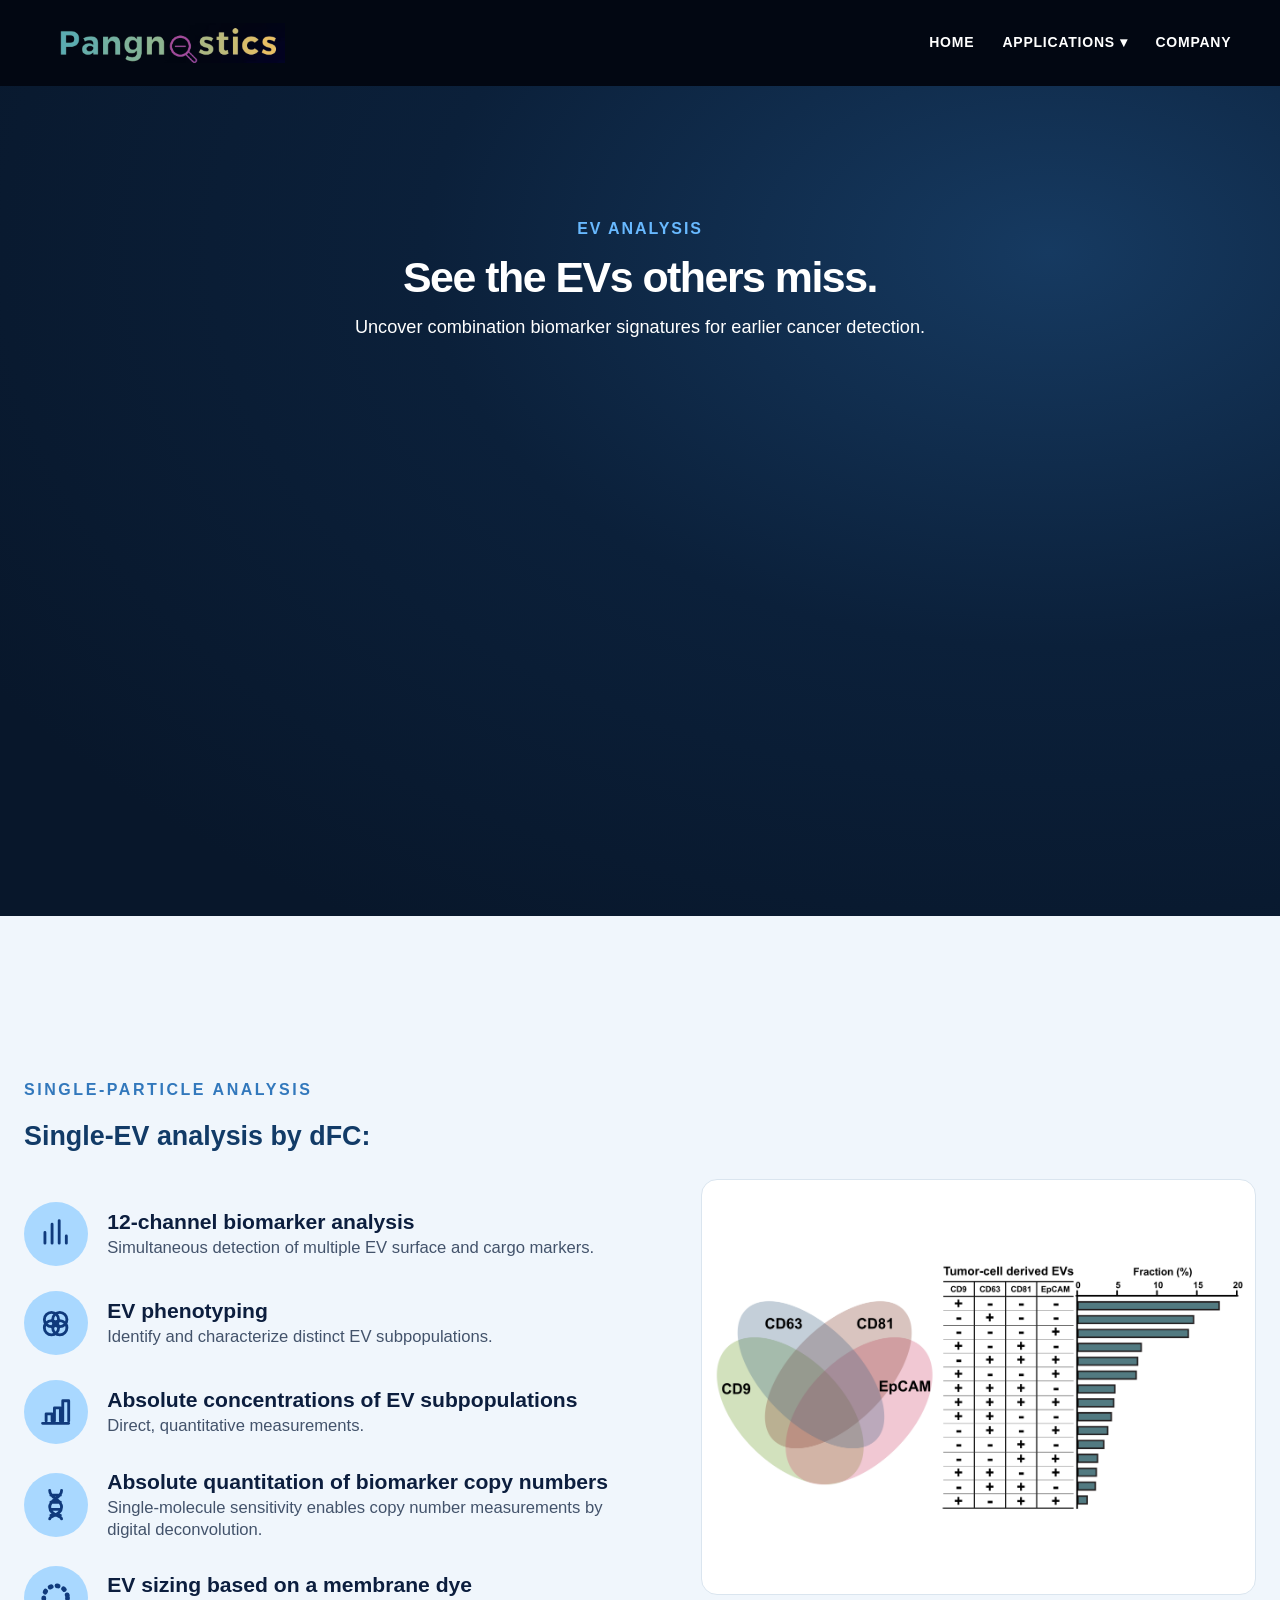
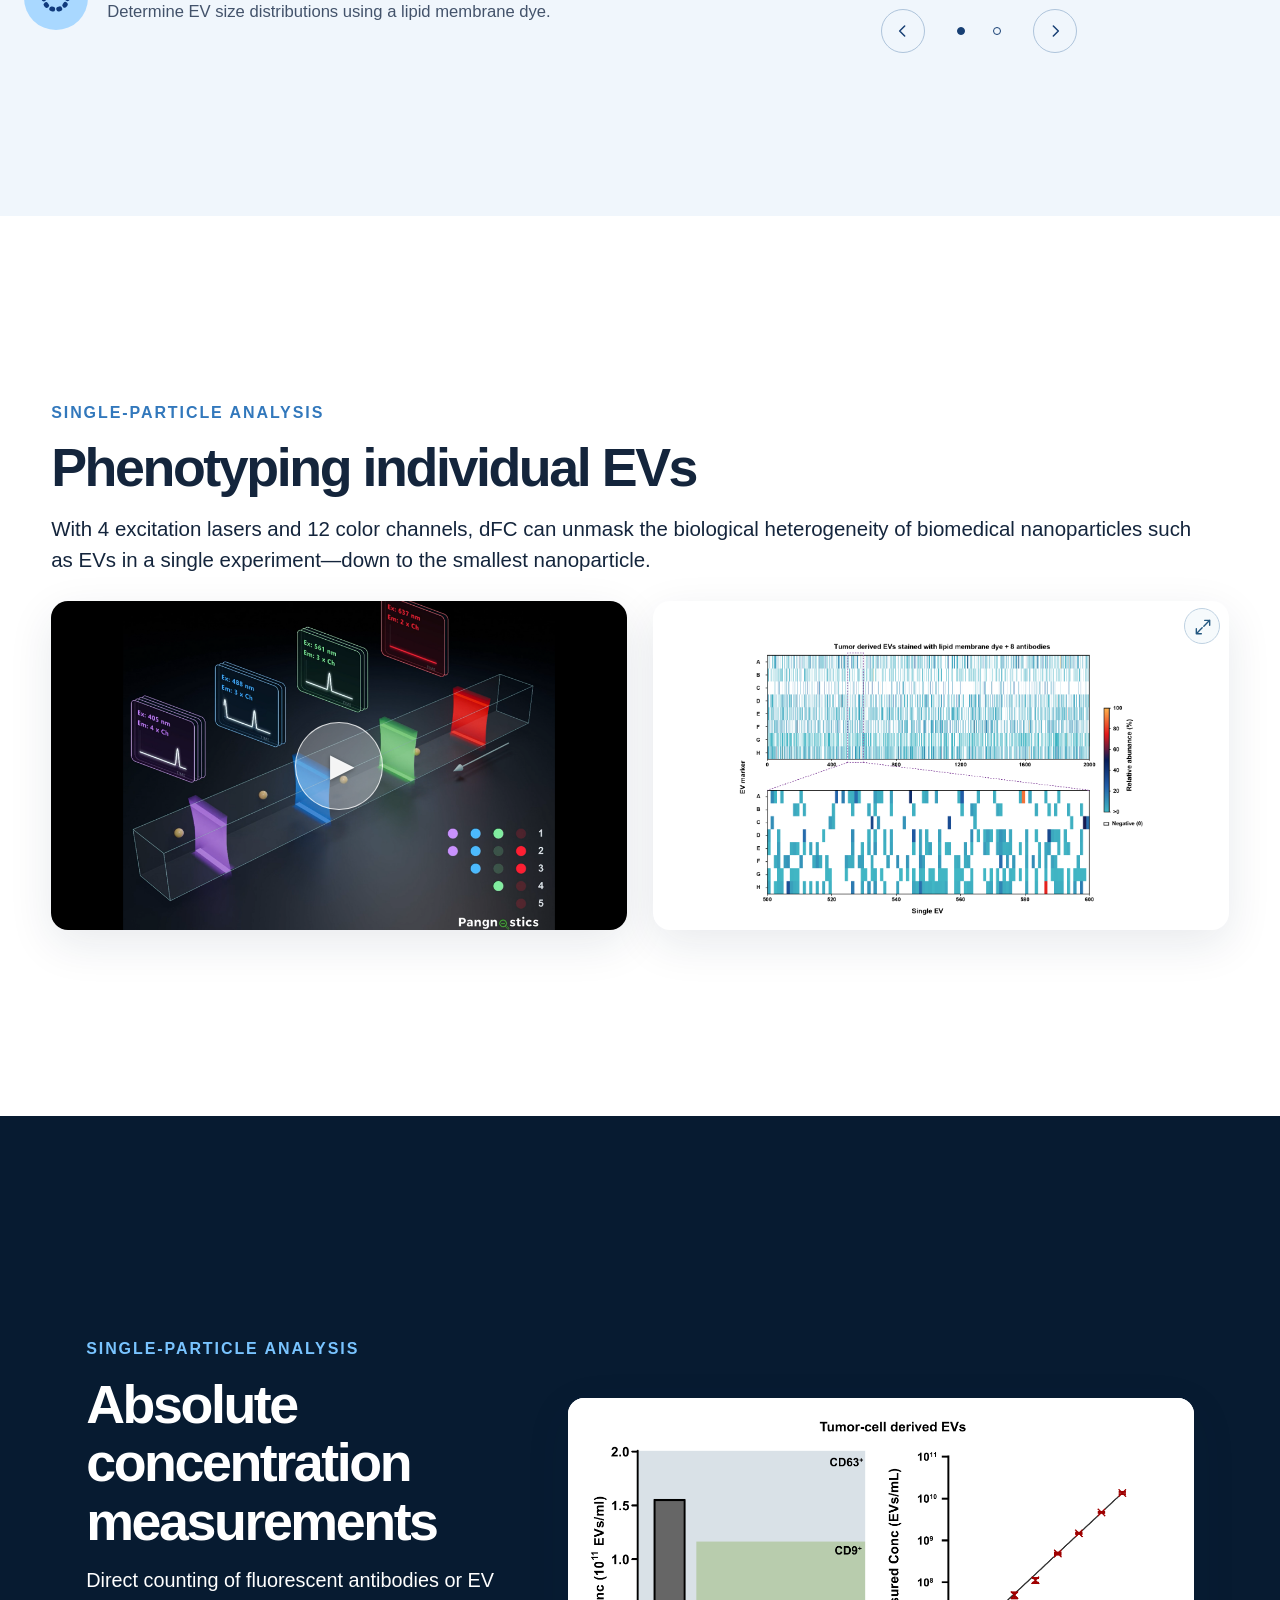
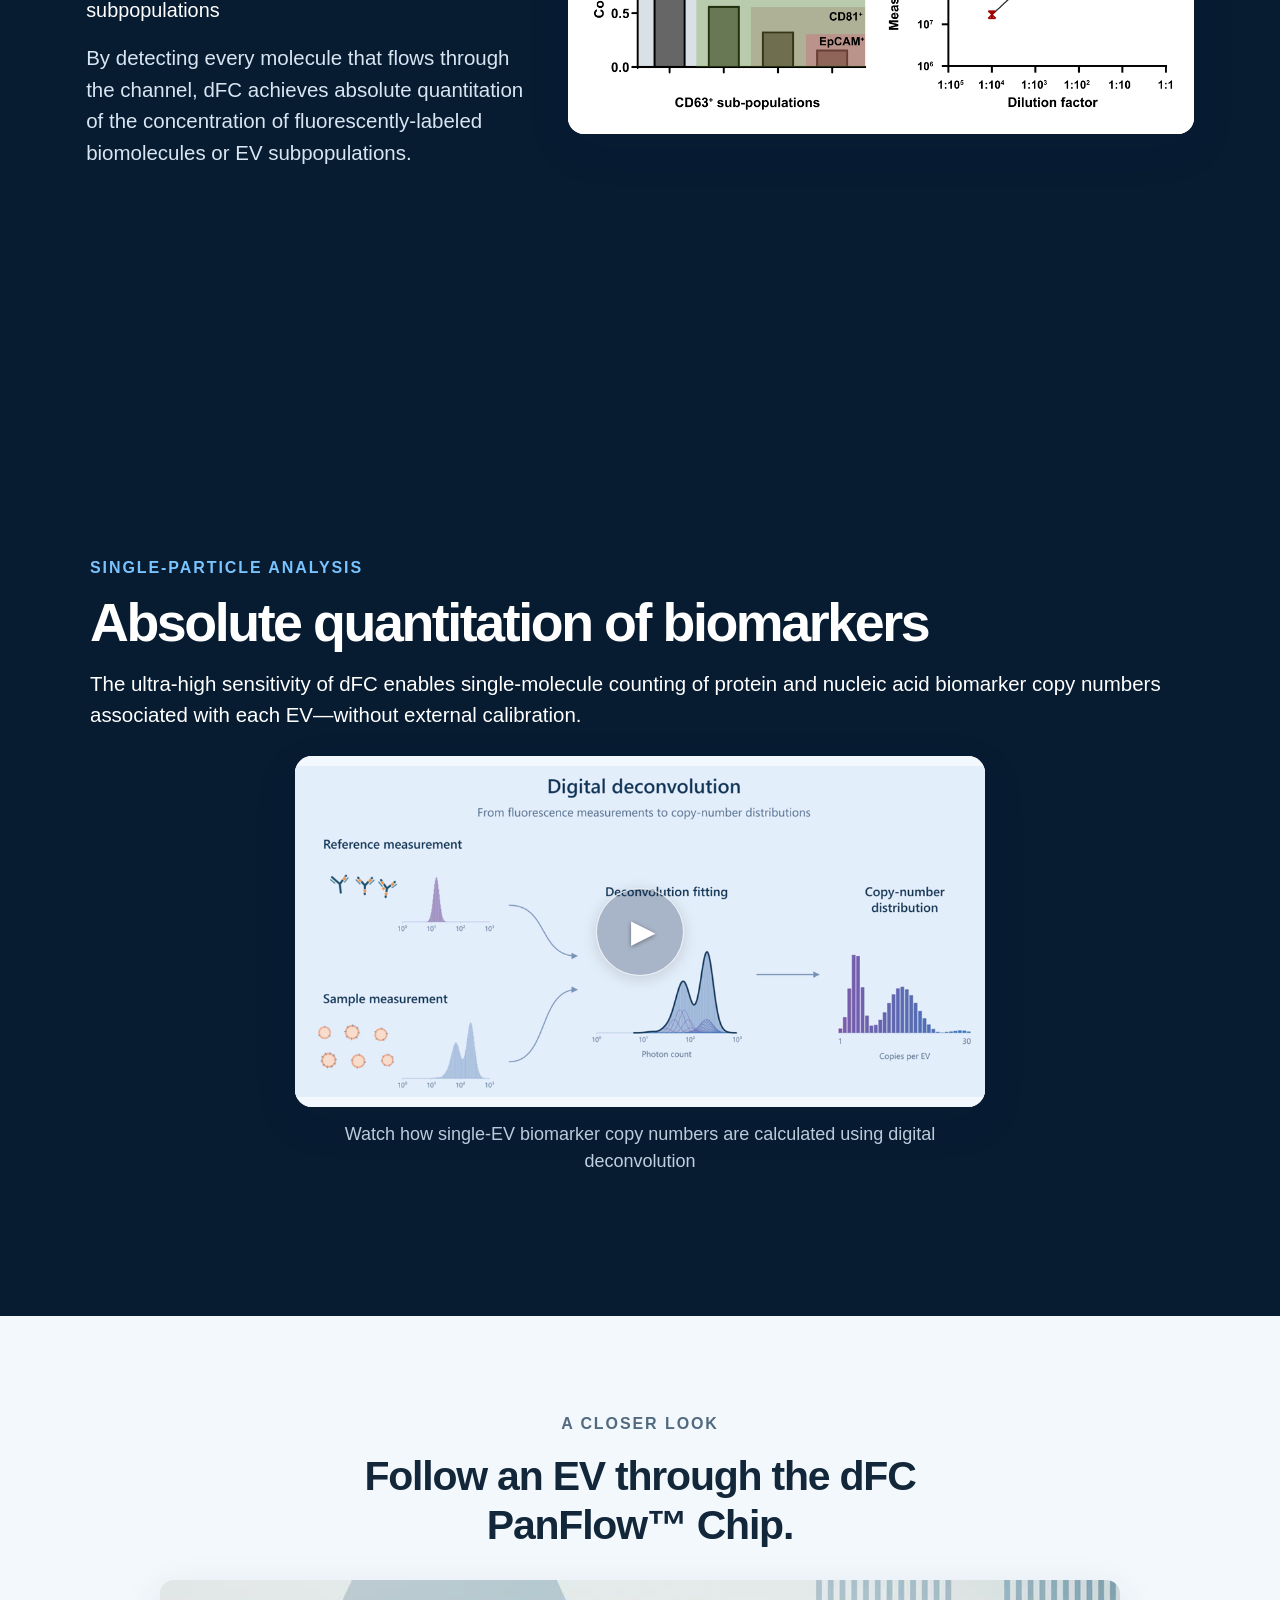
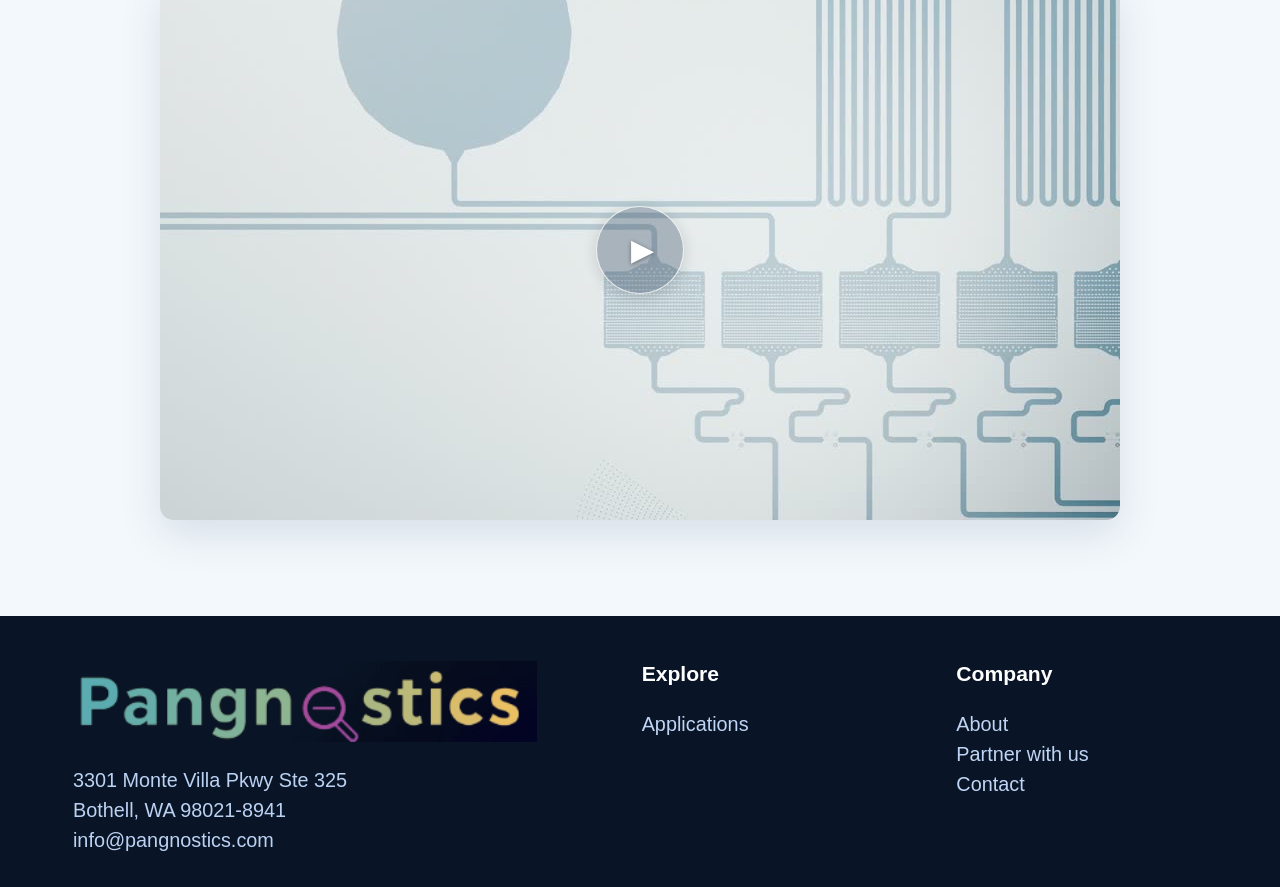
<file: ev-analysis.html>
<!doctype html>
<html lang="en">
<head>
<meta charset="utf-8">
<meta name="viewport" content="width=device-width,initial-scale=1">
<title>EV Analysis | Pangnostics</title>
<meta content="Pangnostics digital flow cytometry combines single-molecule fluorescence sensitivity with multiparameter analysis and quantitative characterization of extracellular vesicles." name="description"/>
<link rel="stylesheet" href="assets/css/site.css">
<link rel="stylesheet" href="assets/css/package.css">
<script src="assets/js/navigation.js" defer></script>
<script src="assets/js/page.js" defer></script>
<script src="assets/js/videos.js" defer></script>
<script src="assets/js/video-player.js" defer></script>
<script src="assets/js/ev-cards.js" defer></script>
<link rel="stylesheet" href="assets/css/ev-page-consistency.css?v=33">
<link rel="stylesheet" href="assets/css/ev-gallery.css">
<link rel="stylesheet" href="assets/css/ev-heatmap.css">
<link rel="stylesheet" href="assets/css/concentration-figure.css">
<link rel="stylesheet" href="assets/css/closer-look.css?v=33">
<script src="assets/js/ev-gallery-images.js" defer></script>
<script src="assets/js/ev-gallery.js" defer></script>
<script src="assets/js/ev-heatmap.js" defer></script>
<link rel="stylesheet" href="assets/css/review-fixes.css">
<script src="assets/js/analytics-config.js" defer></script>
<script src="assets/js/analytics.js" defer></script>
</head>
<body data-page-file="ev-analysis.html">
<a class="skip-link" href="#main-content">Skip to content</a>
<header class="top"><div class="wrap nav"><a aria-label="Pangnostics home" class="brand" href="index.html"><img alt="Pangnostics" class="brand-logo" src="assets/images/pangnostics-625a7a8a.png"/></a><button aria-label="Toggle navigation" class="menu" id="menu">☰</button><nav class="navlinks" id="navlinks"><a href="index.html">Home</a><div class="drop"><button class="dropbtn">Applications ▾</button><div class="dropdown"><a aria-current="page" href="ev-analysis.html">EV Analysis</a><a href="antibody-analysis.html">Antibody Analysis</a></div></div><a href="company.html">Company</a></nav></div></header>
<main id="main-content" tabindex="-1">
<section class="page active" id="ev-analysis">
  <div class="ev-story" aria-label="Extracellular vesicles for early cancer detection">
    <div class="ev-story-inner">
      <div class="ev-story-heading">
        <div class="ev-story-eyebrow">EV ANALYSIS</div>
        <h1>See the EVs others miss.</h1>
        <p>Uncover combination biomarker signatures for earlier cancer detection.</p>
      </div>
      <div class="ev-story-grid">
        <article class="ev-stage ev-stage-one">
          <div class="ev-stage-label">THE IMPORTANCE OF EVs</div><button class="ev-enlarge-button" type="button" aria-label="Enlarged view of the opportunity"><span aria-hidden="true">⤢</span> Enlarge</button>
          <div class="ev-stage-visual ev-opportunity-visual">
            <img class="ev-opportunity-image" src="assets/images/illustration-of-an-extracellular-vesicle-carrying-surface-proteins-nuc-bfad8559.png" alt="Illustration of an extracellular vesicle carrying surface proteins, nucleic acids, and other molecular biomarkers">
            <div class="ev-opportunity-citation">Xu et al. (2021) <em>Front. Cardiovasc. Med.</em></div>
          </div>
          <div class="ev-stage-caption-spacer" aria-hidden="true"></div>
          <h2>Combination biomarkers</h2>
          <p>EVs carry multiplexed molecular signatures with potential utility for early cancer detection via liquid biopsy.</p>
        </article>
        <article class="ev-stage ev-stage-two">
          <div class="ev-stage-label">THE CHALLENGE</div><button class="ev-enlarge-button" type="button" aria-label="Enlarged view of the challenge"><span aria-hidden="true">⤢</span> Enlarge</button>
          <div class="ev-stage-visual ev-limits-visual" aria-hidden="true">
            <svg viewBox="12 20 325 215" preserveAspectRatio="xMidYMid meet">
              <defs><linearGradient id="thresholdFade" x1="0" x2="1"><stop stop-color="#e94f71" stop-opacity=".2"/><stop offset="1" stop-color="#e94f71" stop-opacity=".04"/></linearGradient></defs>
              <rect x="17" y="28" width="315" height="178" rx="15" fill="#102c4b"/>
              <rect x="18" y="29" width="176" height="176" rx="14" fill="url(#thresholdFade)"/>
              <path d="M194 27 V207" stroke="#ff7892" stroke-width="2.5" stroke-dasharray="7 6"/>
              <g fill="#6dbaf7" stroke="#c6e9ff" stroke-width="1.3" opacity=".95">
                <circle cx="53" cy="83" r="6"/><circle cx="84" cy="134" r="8"/><circle cx="118" cy="64" r="5"/><circle cx="145" cy="164" r="7"/><circle cx="160" cy="109" r="6"/><circle cx="43" cy="166" r="5"/><circle cx="112" cy="187" r="4"/><circle cx="91" cy="91" r="5"/>
              </g>
              <g fill="#8ee1d4" stroke="#dbfff8" stroke-width="1.5"><circle cx="245" cy="113" r="22"/><circle cx="294" cy="166" r="16"/></g>
              <text x="40" y="48" fill="#ffb2c2" font-size="17" text-anchor="start"><tspan x="40" dy="0">Below detection</tspan><tspan x="40" dy="19">limits</tspan></text>
              <text x="195" y="222" fill="#ff91a8" font-size="16" text-anchor="middle">~100 nm</text>
              
            </svg>
          </div>
          <div class="ev-stage-caption-spacer" aria-hidden="true"></div>
          <h2>Most EVs go unseen</h2>
          <p>Most EVs are &lt;100 nm—below the detection limits of conventional macrofluidic nanoscale flow cytometers.</p>
        </article>
        <article class="ev-stage ev-stage-three">
          <div class="ev-stage-label">THE dFC SOLUTION</div><button class="ev-enlarge-button" type="button" aria-label="Enlarged view of the dfc solution"><span aria-hidden="true">⤢</span> Enlarge</button>
          <div class="ev-stage-visual ev-plot-visual">
            <div class="ev-plot-reveal"><img src="assets/images/ev-size-and-pe-copy-number-distribution-showing-evs-below-conventional-09c8b274.png" alt="EV size and PE copy-number distribution showing EVs below conventional nanoscale flow cytometer detection limits"></div>
            
          </div>
          <div class="ev-stage-caption-spacer" aria-hidden="true"></div>
          <h2>dFC detects even the smallest EVs</h2>
          <p><strong>100% single-fluorophore detection efficiency enables detection far below conventional limits.</strong></p><a class="ev-publication-link" href="https://pubmed.ncbi.nlm.nih.gov/39140467/" target="_blank" rel="noopener noreferrer">See the publication <span aria-hidden="true">↗</span></a>
        </article>
      </div>
      
    </div>
  </div>
  <section class="ev-overview-section antibody-video-overview" aria-label="dFC high-plex EV analysis overview">
    <div class="ev-overview-inner">
      <p class="ev-capability-kicker">SINGLE-PARTICLE ANALYSIS</p>
      <div class="ev-overview-layout">
        <div class="ev-overview-capabilities">
          <h3 class="ev-overview-capabilities-title">Single-EV analysis by dFC:</h3>
          <ul>
            <li><span class="ev-cap-icon" aria-hidden="true"><svg viewBox="0 0 28 28" fill="none" stroke="currentColor" stroke-width="2.4" stroke-linejoin="round" stroke-linecap="round"><path d="M5 22V13 M11 22V6 M17 22V3 M23 22V16" /></svg></span><span class="ev-cap-copy"><strong>12-channel biomarker analysis</strong><span>Simultaneous detection of multiple EV surface and cargo markers.</span></span></li>
            <li><span class="ev-cap-icon" aria-hidden="true"><svg viewBox="0 0 28 28" fill="none" stroke="currentColor" stroke-width="2.4" stroke-linejoin="round" stroke-linecap="round"><circle cx="10.5" cy="10.5" r="6"/><circle cx="17.5" cy="10.5" r="6"/><circle cx="10.5" cy="17.5" r="6"/><circle cx="17.5" cy="17.5" r="6"/></svg></span><span class="ev-cap-copy"><strong>EV phenotyping</strong><span>Identify and characterize distinct EV subpopulations.</span></span></li>
            <li><span class="ev-cap-icon" aria-hidden="true"><svg viewBox="0 0 28 28" fill="none" stroke="currentColor" stroke-width="2.4" stroke-linejoin="round" stroke-linecap="round"><path d="M3 23H25 M6 21V15H11V21 M13 21V10H18V21 M20 21V4H25V21"/></svg></span><span class="ev-cap-copy"><strong>Absolute concentrations of EV subpopulations</strong><span>Direct, quantitative measurements.</span></span></li>
            <li><span class="ev-cap-icon" aria-hidden="true"><svg viewBox="0 0 28 28" fill="none" stroke="currentColor" stroke-width="2.4" stroke-linejoin="round" stroke-linecap="round"><path d="M9 2C9 9 19 9 19 16S9 23 9 26 M19 2C19 9 9 9 9 16S19 23 19 26 M10 6H18 M10 12H18 M10 18H18 M10 23H18"/></svg></span><span class="ev-cap-copy"><strong>Absolute quantitation of biomarker copy numbers</strong><span>Single-molecule sensitivity enables copy number measurements by digital deconvolution.</span></span></li>
            <li><span class="ev-cap-icon" aria-hidden="true"><svg viewBox="0 0 28 28" fill="none" stroke="currentColor" stroke-width="2.4" stroke-linejoin="round" stroke-linecap="round"><circle cx="14" cy="14" r="10" stroke-dasharray="1 5" stroke-width="4" stroke-linecap="round"/></svg></span><span class="ev-cap-copy"><strong>EV sizing based on a membrane dye</strong><span>Determine EV size distributions using a lipid membrane dye.</span></span></li>
          </ul>
        </div>
              <div class="ev-overview-media">
  <!-- Manual two-image gallery; only raster exports are served. -->
  <div class="ev-gallery" data-ev-gallery role="region" aria-roledescription="carousel" aria-label="EV analysis images" hidden>
    <div class="ev-gallery-stage"></div>
    <div class="ev-gallery-controls" aria-label="Image controls">
      <button class="ev-gallery-arrow" type="button" data-ev-prev aria-label="Previous image"><svg viewBox="0 0 24 24" aria-hidden="true"><path d="m14 6-6 6 6 6"/></svg></button>
      <div class="ev-gallery-positions" aria-label="Choose image"></div>
      <button class="ev-gallery-arrow" type="button" data-ev-next aria-label="Next image"><svg viewBox="0 0 24 24" aria-hidden="true"><path d="m10 6 6 6-6 6"/></svg></button>
    </div>
    <p class="ev-gallery-status" aria-live="polite" aria-atomic="true"></p>
  </div>
</div>
</div>
</div>
</section>
<!-- EV Analysis: homepage sections replicated -->
<section aria-labelledby="ev-copy-ev-section-title" class="molecule-section ev-section">
<div class="molecule-content">
<p class="dfc-intro-kicker">SINGLE-PARTICLE ANALYSIS</p>
<h2 id="ev-copy-ev-section-title">Phenotyping individual EVs</h2>
<p class="molecule-explainer">With 4 excitation lasers and 12 color channels, dFC can unmask the biological heterogeneity of biomedical nanoparticles such as EVs in a single experiment—down to the smallest nanoparticle.</p>
<div class="molecule-visuals">
<figure class="molecule-video-figure"><div class="molecule-visual molecule-video" id="ev-copy-ev-video4-card">
<button aria-label="Play video: Multiparameter EV phenotyping" class="molecule-video-trigger" tabindex="-1" aria-disabled="true" type="button" data-video="ev-phenotyping">
<img alt="Four excitation lasers and multicolor fluorescence detection channels for individual EV analysis" src="assets/images/four-excitation-lasers-and-multicolor-fluorescence-detection-channels-6faaa29b.png"/>
<span aria-hidden="true" class="molecule-play-icon">▶</span><span class="molecule-center-label">EV phenotyping</span>
</button>
<img class="static-video-poster" src="assets/images/four-excitation-lasers-and-multicolor-fluorescence-detection-channels-6faaa29b.png" alt="Video preview"/>
</div></figure>
<figure class="molecule-visual ev-phenotype-figure ev-heatmap-figure">
  <img alt="Eight-marker single-EV heatmap with an expanded view of EVs 500–600" src="assets/images/8-marker-heatmap-2@4x.png" width="2378" height="1610" loading="lazy"/>
  <button class="ev-heatmap-enlarge" type="button" aria-label="Enlarge eight-marker EV heatmap" aria-haspopup="dialog" aria-controls="ev-heatmap-dialog" title="Enlarge heatmap">
    <svg viewBox="0 0 24 24" fill="none" stroke="currentColor" stroke-width="1.7" stroke-linecap="round" stroke-linejoin="round" aria-hidden="true"><path d="M14 4h6v6M20 4l-7 7M10 20H4v-6M4 20l7-7"/></svg>
  </button>
</figure>
</div>
</div>
</section>
<section aria-label="Absolute concentration" class="molecule-section ev-concentration-section">
<div class="molecule-content"><div class="concentration-copy">
<p class="dfc-intro-kicker">SINGLE-PARTICLE ANALYSIS</p>
<h2>Absolute concentration measurements</h2><p class="molecule-explainer concentration-subheading">Direct counting of fluorescent antibodies or EV subpopulations</p>
<p class="molecule-explainer">By detecting every molecule that flows through the channel, dFC achieves absolute quantitation of the concentration of fluorescently-labeled biomolecules or EV subpopulations.</p>
</div><figure class="ev-wide-figure concentration-png-figure"><picture><img alt="Tumor-cell-derived EV subpopulation concentrations and measured EV concentration across dilution factors" src="assets/images/ev-concentration.png" width="2400" height="1287" loading="lazy"/></picture></figure>
</div>
</section>
<section aria-labelledby="ev-copy-deconvolution-title" class="molecule-section ev-deconvolution-section">
<div class="molecule-content">
<p class="dfc-intro-kicker">SINGLE-PARTICLE ANALYSIS</p>
<h2 id="ev-copy-deconvolution-title">Absolute quantitation of biomarkers</h2>
<p class="molecule-explainer">The ultra-high sensitivity of dFC enables single-molecule counting of protein and nucleic acid biomarker copy numbers associated with each EV—without external calibration.</p>
<div class="biomarker-video-grid">

<figure class="biomarker-video-figure">
<div class="molecule-visual molecule-video biomarker-player" id="ev-copy-ev-video5-card">
<button aria-label="Play video 5: Digital deconvolution" class="molecule-video-trigger" tabindex="-1" aria-disabled="true" type="button" data-video="deconvolution">
<img alt="Digital deconvolution: fluorescence measurements, fitting, and biomarker copy-number distributions" src="assets/images/digital-deconvolution-fluorescence-measurements-fitting-and-biomarker-8fc20e93.png"/>
<span aria-hidden="true" class="molecule-play-icon">▶</span>

</button>
<img class="static-video-poster" src="assets/images/digital-deconvolution-fluorescence-measurements-fitting-and-biomarker-8fc20e93.png" alt="Video preview"/>
</div>
<figcaption>Watch how single-EV biomarker copy numbers are calculated using digital deconvolution</figcaption>
</figure>
</div>
</div>
</section>
<div class="section pale closer-look-section"><div class="wrap feature"><div class="feature-copy"><p class="kicker">A CLOSER LOOK</p><h2>Follow an EV through the dFC PanFlow™ Chip.</h2></div><div class="feature-media closer-look-video" id="ev-copy-closer-look-video"><img class="static-video-poster" src="assets/images/video-preview-a5684bd1.jpg" alt="Video preview"/><button type="button" class="closer-look-play" tabindex="-1" aria-disabled="true" aria-label="Play EV journey video" data-video="ev-journey"><span aria-hidden="true">▶</span></button></div></div></div>

</section>
</main>
<footer class="pang-footer"><div class="pang-footer-grid">
 <div class="pang-footer-identity"><a href="index.html" aria-label="Pangnostics home"><img class="pang-footer-logo" src="assets/images/pangnostics-625a7a8a.png" alt="Pangnostics logo"></a><div class="pang-footer-address"><div>3301 Monte Villa Pkwy Ste 325</div><div>Bothell, WA 98021-8941</div><a class="pang-footer-email" href="mailto:info@pangnostics.com">info@pangnostics.com</a></div></div>
 <div class="pang-footer-links"><h3>Explore</h3><div class="pang-footer-applications"><button type="button" class="pang-footer-app-trigger" aria-haspopup="true" aria-expanded="false">Applications</button><nav class="pang-footer-app-popup" aria-label="Footer applications"><a href="ev-analysis.html">EV Analysis</a><a href="antibody-analysis.html">Antibody Analysis</a></nav></div></div>
 <div class="pang-footer-links"><h3>Company</h3><a href="company.html">About</a><a href="mailto:info@pangnostics.com?subject=Partner%20with%20Pangnostics">Partner with us</a><a href="mailto:info@pangnostics.com">Contact</a></div>
 </div></footer>
<dialog id="ev-heatmap-dialog" class="heatmap-dialog" aria-labelledby="ev-heatmap-dialog-title">
  <div class="heatmap-dialog-bar">
    <p class="heatmap-dialog-title" id="ev-heatmap-dialog-title">Eight-marker EV heatmap</p>
    <div class="heatmap-dialog-tools">
      <button class="heatmap-dialog-zoom" type="button" aria-label="Zoom in on heatmap" title="Zoom in on heatmap" aria-pressed="false"><svg viewBox="0 0 24 24" fill="none" stroke="currentColor" stroke-width="1.7" stroke-linecap="round" aria-hidden="true"><circle cx="10" cy="10" r="6.5"/><path d="m15 15 6 6M7 10h6"/><path class="heatmap-zoom-plus" d="M10 7v6"/></svg></button>
      <button class="heatmap-dialog-close" type="button" aria-label="Close enlarged heatmap" title="Close" autofocus><svg viewBox="0 0 24 24" fill="none" stroke="currentColor" stroke-width="1.7" stroke-linecap="round" aria-hidden="true"><path d="m6 6 12 12M18 6 6 18"/></svg></button>
    </div>
  </div>
  <div class="heatmap-dialog-viewport" tabindex="0" aria-label="Enlarged heatmap; scroll to pan when zoomed">
    <img class="heatmap-dialog-image" src="assets/images/8-marker-heatmap-2@4x.png" alt="Eight-marker single-EV heatmap with an expanded view of EVs 500–600" width="2378" height="1610" loading="lazy"/>
  </div>
</dialog>
</body>
</html>
</file>
<file: assets/css/site.css>
/* Source style block 1; original cascade order. */
:root{--navy:#081e35;--navy2:#0e3357;--blue:#096bd8;--cyan:#3cc5eb;--ink:#13273b;--muted:#607386;--pale:#f3f8fc;--line:#dce8f1;--white:#fff}*{box-sizing:border-box}html{scroll-behavior:smooth}body{margin:0;font-family:Inter,Arial,Helvetica,sans-serif;color:var(--ink);line-height:1.55;background:white}button,a{font:inherit}a{text-decoration:none;color:inherit}button{cursor:pointer}.wrap{max-width:1180px;margin:0 auto;padding:0 30px}.top{position:sticky;top:0;z-index:100;background:#fffffff5;backdrop-filter:blur(15px);border-bottom:1px solid #e5edf4}.nav{height:78px;display:flex;align-items:center;justify-content:space-between;gap:20px}.brand{font-size:27px;letter-spacing:-1px;font-weight:850;color:var(--navy);white-space:nowrap}.brand span{color:var(--blue)}.navlinks{display:flex;gap:29px;align-items:center;font-size:14px;font-weight:700}.navlinks>a,.dropbtn{color:#28445d;background:none;border:0;padding:24px 0}.navlinks>a:hover,.dropbtn:hover,.navlinks .active{color:var(--blue)}.drop{position:relative}.dropdown{display:none;position:absolute;top:64px;left:-15px;background:white;min-width:210px;padding:10px;box-shadow:0 15px 40px #102b4930;border:1px solid var(--line);border-radius:10px}.drop:hover .dropdown,.drop:focus-within .dropdown{display:block}.dropdown a{display:block;padding:10px 12px;border-radius:6px}.dropdown a:hover{background:var(--pale);color:var(--blue)}.menu{display:none;background:transparent;border:0;font-size:25px}.page{display:none}.page.active{display:block}.hero{background:linear-gradient(112deg,#fff 0%,#f5faff 54%,#e8f5ff 100%);overflow:hidden}.hero-grid{min-height:650px;display:grid;grid-template-columns:1fr 1fr;gap:48px;align-items:center;padding-top:60px;padding-bottom:75px}.eyebrow{font-size:12px;font-weight:850;letter-spacing:2.3px;text-transform:uppercase;color:var(--blue);margin:0 0 17px}.hero h1{font-size:clamp(44px,5.4vw,70px);line-height:1.05;letter-spacing:-2.9px;margin:0 0 24px;font-weight:850}.hero h1 em{font-style:normal;color:var(--blue)}.lead{font-size:21px;line-height:1.55;color:#38526a;max-width:650px}.support{color:var(--muted);font-size:16px}.actions{display:flex;flex-wrap:wrap;gap:12px;margin-top:30px}.btn{display:inline-block;padding:13px 21px;border:1px solid var(--blue);color:var(--blue);border-radius:8px;font-weight:750;background:white}.btn.primary{background:var(--blue);color:white}.btn:hover{filter:brightness(.93)}.hero-media{position:relative}.hero-media video,.hero-media img{width:100%;display:block;border-radius:16px;box-shadow:0 25px 60px #193e622e;background:var(--navy)}.media-label{position:absolute;bottom:-17px;right:-12px;background:white;box-shadow:0 12px 30px #173a5b23;padding:15px 20px;border-radius:10px;font-weight:800;font-size:13px;color:var(--navy)}.section{padding:88px 0}.section.pale{background:var(--pale)}.section.dark{background:var(--navy);color:white}.center{text-align:center}.section-title{font-size:clamp(32px,3.8vw,48px);letter-spacing:-1.5px;line-height:1.16;margin:0 0 18px}.intro{font-size:18px;color:var(--muted);max-width:800px;margin:0 auto 35px}.dark .intro{color:#b8cbdc}.cards{display:grid;grid-template-columns:repeat(3,1fr);gap:22px;margin-top:36px}.card{background:white;border:1px solid var(--line);border-radius:13px;padding:29px;box-shadow:0 8px 30px #1b4d6e09}.card .num{color:var(--blue);font-size:12px;font-weight:850;letter-spacing:1.5px}.card h3{font-size:21px;line-height:1.3;margin:14px 0 10px}.card p{color:var(--muted);margin:0}.feature{display:grid;grid-template-columns:1fr 1fr;gap:65px;align-items:center;margin:68px 0}.feature.reverse .feature-copy{order:2}.feature.reverse .feature-media{order:1}.feature h2{font-size:clamp(29px,3.2vw,43px);line-height:1.18;letter-spacing:-1.2px;margin:0 0 20px}.feature p{color:#526a80;font-size:17px}.feature-media img,.feature-media video{display:block;width:100%;border-radius:14px;box-shadow:0 15px 42px #1c3b5a20;background:#fff}.feature-media .scientific{padding:18px;border:1px solid var(--line);background:#fff}.video-grid{display:grid;grid-template-columns:1fr 1fr;gap:14px}.video-grid video{width:100%;border-radius:10px;background:#071b31}.vid-caption{font-size:12px;color:var(--muted);margin:10px 0 0}.kicker{font-size:12px;letter-spacing:1.6px;font-weight:850;color:var(--blue);text-transform:uppercase}.subhero{background:linear-gradient(115deg,var(--navy),#164d7c);padding:85px 0;color:white}.subhero h1{font-size:clamp(38px,5vw,62px);line-height:1.1;letter-spacing:-2px;margin:10px 0 16px}.subhero p{max-width:820px;color:#d0e0ef;font-size:20px;margin:0}.statrow{display:grid;grid-template-columns:repeat(3,1fr);gap:20px;margin-top:35px}.stat{border-left:3px solid var(--cyan);padding:5px 0 5px 18px}.stat strong{display:block;font-size:24px}.stat span{font-size:13px;color:#b9d3e5}.application{display:grid;grid-template-columns:1fr 1fr;gap:24px}.appcard{padding:36px;border:1px solid var(--line);border-radius:15px;background:white}.appcard h3{font-size:26px;margin:8px 0 14px}.appcard p{color:var(--muted)}.bullets{padding-left:20px;color:#51687d}.bullets li{margin:9px 0}.banner{background:linear-gradient(110deg,#0d3760,#096bd8);color:white;padding:55px 0}.banner .wrap{display:flex;align-items:center;justify-content:space-between;gap:25px}.banner h2{margin:0;font-size:32px}.banner p{color:#cde3f9}.banner .btn{border-color:white;color:var(--blue)}footer{background:#06172a;color:#b4c8d9;padding:38px 0;font-size:13px}footer .wrap{display:flex;justify-content:space-between;align-items:center;gap:20px}footer a{color:white}.notice{background:#fff8e8;border-left:3px solid #e5ad32;padding:13px 17px;font-size:13px;color:#6a542c;margin-top:20px}.line{height:1px;background:var(--line);margin:55px 0}.small{font-size:13px;color:var(--muted)}@media(max-width:850px){.menu{display:block}.navlinks{display:none;position:absolute;top:77px;left:0;right:0;background:white;flex-direction:column;align-items:stretch;padding:15px 30px;gap:0;box-shadow:0 18px 35px #0002}.navlinks.open{display:flex}.navlinks>a,.dropbtn{padding:12px 0}.dropdown{display:block;position:static;box-shadow:none;border:0;padding:0 0 0 15px}.hero-grid,.feature,.application{grid-template-columns:1fr}.hero-grid{min-height:auto;padding-top:55px}.feature.reverse .feature-copy,.feature.reverse .feature-media{order:initial}.cards,.statrow{grid-template-columns:1fr}.section{padding:65px 0}.banner .wrap,footer .wrap{display:block}.hero h1{letter-spacing:-1.5px}}@media(max-width:480px){.wrap{padding:0 20px}.video-grid{grid-template-columns:1fr}.hero h1{font-size:43px}}

.video-prelude{display:grid;grid-template-columns:105px 1fr;gap:15px;align-items:center;margin:12px 0 12px;padding:13px;border:1px solid #dce8f1;background:#f3f8fc;border-radius:12px}
.video-prelude img{width:105px;aspect-ratio:16/9;object-fit:cover;border-radius:7px}
.video-prelude strong{display:block;color:#081e35;font-size:15px;line-height:1.3}
.video-prelude p{font-size:13px!important;line-height:1.4!important;margin:4px 0 0!important}
.video-index{font-size:10px;color:#096bd8;font-weight:850;letter-spacing:1.3px;display:block;margin-bottom:4px}
.source-fallback{border:1px solid #dce8f1;border-radius:12px;padding:24px;background:#f3f8fc;margin-top:14px}
.source-fallback p{font-size:13px;color:#607386}
@media(max-width:500px){.video-prelude{grid-template-columns:1fr}.video-prelude img{width:100%}}

/* Immersive homepage hero — recording itself includes the original centered headline. */
body:has(#home.active) .top{position:absolute;top:0;left:0;right:0;background:transparent;border:0;backdrop-filter:none;z-index:110}
body:has(#home.active) .top .nav{height:100px;max-width:none;padding:0 clamp(25px,4vw,65px)}
body:has(#home.active) .navlinks>a,body:has(#home.active) .dropbtn{color:white;text-transform:uppercase;letter-spacing:.045em;text-shadow:0 1px 6px #0008}
body:has(#home.active) .navlinks>a:hover,body:has(#home.active) .dropbtn:hover{color:#90dce9}
body:has(#home.active) .menu{color:white}
body:has(#home.active) .brand-logo{width:285px;max-width:35vw}
.immersive-hero{position:relative;background:#030713;width:100%;height:min(46.96vw,760px);min-height:0;overflow:hidden}
.hero-background-video{position:absolute;inset:0;width:100%;height:100%;object-fit:cover;display:block;border:0;border-radius:0;box-shadow:none;pointer-events:none}
/* The captured video includes the old navigation; mask it so the working navigation replaces it. */
.hero-nav-mask{position:absolute;top:0;left:0;right:0;height:103px;background:#01040b;pointer-events:none}
.home-intro-strip{background:#fff;padding:42px 0 47px;border-bottom:1px solid var(--line)}
.home-intro-inner{display:flex;align-items:center;justify-content:space-between;gap:35px}
.home-intro-inner h2{font-size:clamp(25px,3vw,38px);line-height:1.2;margin:0 0 8px;color:var(--navy)}
.home-intro-inner p:not(.eyebrow){margin:0;color:var(--muted);max-width:670px}
.home-intro-inner .actions{flex-shrink:0;margin:0}
@media(max-width:850px){body:has(#home.active) .navlinks{background:#06172a;top:85px}body:has(#home.active) .brand-logo{width:210px;max-width:65vw}.immersive-hero{height:55vw;min-height:0}.hero-nav-mask{height:88px}.home-intro-inner{display:block}.home-intro-inner .actions{margin-top:22px}}
@media(max-width:600px){.immersive-hero{height:65vw;min-height:0}.hero-background-video{object-fit:cover}.hero-nav-mask{height:80px}body:has(#home.active) .top .nav{height:80px}}

/* Revision 6: single immersive animated first screen with overlay navigation. */
body:has(#home.active) .top{position:absolute!important;inset:0 0 auto 0!important;height:104px;background:transparent!important;box-shadow:none!important;border:0!important;z-index:110}
body:has(#home.active) .top .nav{height:104px;max-width:none;padding-inline:clamp(24px,3.8vw,70px)}
body:has(#home.active) .navlinks{gap:clamp(16px,2.2vw,35px)}
body:has(#home.active) .navlinks>a,body:has(#home.active) .dropbtn{color:#fff;font-size:14px;font-weight:750;text-shadow:0 1px 7px #000b}
body:has(#home.active) .navlinks>a:hover,body:has(#home.active) .dropbtn:hover{color:#a6d8ed}
body:has(#home.active) .brand-logo{width:clamp(210px,18.5vw,300px);max-width:42vw}
.immersive-hero{height:100svh!important;min-height:580px!important;max-height:none!important;background:#010510!important;position:relative;isolation:isolate}
.hero-background-video{position:absolute;inset:0;width:100%;height:100%;object-fit:cover!important;object-position:center center;pointer-events:none}
/* Gradual darkening disguises navigation burned into the screen recording. */
.hero-nav-mask{position:absolute;inset:0 0 auto 0;height:190px!important;background:linear-gradient(to bottom,#01030a 0%,#01030a 34%,rgba(1,3,10,.97) 48%,rgba(1,3,10,.68) 72%,rgba(1,3,10,0) 100%);pointer-events:none}
@media(max-width:850px){body:has(#home.active) .top{height:86px}body:has(#home.active) .top .nav{height:86px}body:has(#home.active) .navlinks.open{top:85px;background:#06172a;z-index:150}body:has(#home.active) .brand-logo{width:210px;max-width:60vw}.immersive-hero{height:75svh!important;min-height:450px!important}.hero-nav-mask{height:150px!important}}
@media(max-width:600px){.immersive-hero{height:66svh!important;min-height:350px!important}.hero-nav-mask{height:130px!important}}

.dfc-intro-banner{width:100%;background:#f7fbff;overflow:hidden;line-height:0}
.dfc-intro-banner img{display:block;width:100%;height:auto;max-width:none;border:0;border-radius:0;box-shadow:none}

/* Editable, selectable copy for the homepage technology introduction. */
.dfc-intro-section{background:linear-gradient(115deg,#fff 45%,#eaf5ff 100%);padding:56px clamp(24px,3vw,52px) 60px}
.dfc-intro-layout{max-width:1600px;margin:auto;display:grid;grid-template-columns:minmax(0,1fr) minmax(0,1fr);gap:clamp(30px,4vw,75px);align-items:center}
.dfc-intro-copy{min-width:0}
.dfc-intro-kicker{font-size:clamp(13px,1.3vw,17px);font-weight:850;letter-spacing:.12em;color:#2563eb;margin:0 0 22px}
.dfc-intro-copy h2{font-size:clamp(38px,4.2vw,70px);font-weight:850;line-height:1.08;letter-spacing:-.045em;color:#07162f;margin:0 0 30px}
.dfc-intro-subtitle{font-size:clamp(20px,2vw,32px);line-height:1.35;color:#506382;margin:0 0 26px}
.dfc-intro-description{font-size:clamp(15px,1.3vw,20px);line-height:1.62;color:#586985;margin:0;max-width:720px}
.dfc-intro-art{min-width:0}.dfc-intro-art img{display:block;width:100%;height:auto;border-radius:19px;box-shadow:0 20px 65px #0a33631b}
@media(max-width:850px){.dfc-intro-layout{grid-template-columns:1fr}.dfc-intro-section{padding:44px 24px}.dfc-intro-copy h2{font-size:clamp(35px,7vw,56px)}.dfc-intro-art{max-width:740px}}

/* Revision 11: softly glowing elliptical blue field reaches the top of the hero,
   while the original recording's navigation remains obscured. */
.hero-nav-mask{
 height:225px!important;
 background:
   radial-gradient(ellipse 53% 165% at 52% 102%,rgba(37,87,194,.82) 0%,rgba(27,66,150,.63) 37%,rgba(9,27,78,.28) 69%,rgba(0,0,0,0) 95%),
   linear-gradient(to bottom,#01030a 0%,rgba(1,3,10,.99) 29%,rgba(1,3,10,.87) 51%,rgba(1,3,10,.46) 77%,rgba(1,3,10,0) 100%)!important;
}
.immersive-hero::after{
 content:"";position:absolute;inset:0;pointer-events:none;
 background:radial-gradient(ellipse 62% 57% at 52% 30%,rgba(38,92,205,.22) 0%,rgba(18,56,142,.12) 46%,transparent 82%);
 mix-blend-mode:screen;
}
.dfc-intro-description-second{margin-top:1.45em!important;}
@media(max-width:850px){.hero-nav-mask{height:180px!important}}
@media(max-width:600px){.hero-nav-mask{height:145px!important}}

/* Revision 12: full-area smooth blend; no hard horizontal mask edge. */
.hero-nav-mask{inset:0!important;height:100%!important;background:
 radial-gradient(ellipse 66% 75% at 51% 26%,rgba(47,92,191,.37) 0%,rgba(32,65,155,.20) 49%,transparent 88%),
 linear-gradient(to bottom,#01030b 0%,rgba(1,3,11,.97) 8%,rgba(1,3,11,.75) 18%,rgba(1,3,11,.18) 34%,transparent 52%)!important;}
.immersive-hero::after{background:radial-gradient(ellipse 70% 80% at 52% 22%,rgba(34,83,185,.23),transparent 80%)!important;}
.molecule-section{min-height:100vh;padding:clamp(55px,7vw,110px) clamp(24px,4vw,70px);background:linear-gradient(155deg,#fff 40%,#f0f7ff 100%);display:flex;align-items:center}
.molecule-content{width:100%;max-width:1460px;margin:0 auto}
.molecule-content h2{font-size:clamp(38px,4.2vw,70px);line-height:1.09;letter-spacing:-.045em;font-weight:850;color:#07162f;max-width:1050px;margin:0 0 22px}
.molecule-explainer{font-size:clamp(18px,1.6vw,24px);line-height:1.55;color:#273d5c;max-width:1150px;margin:0 0 42px}
.molecule-visuals{display:grid;grid-template-columns:1fr 1fr;gap:26px;align-items:stretch}
.molecule-visual{position:relative;min-width:0;overflow:hidden;border-radius:17px;box-shadow:0 14px 45px #10284a19;background:#fff;margin:0;aspect-ratio:1.75}
.molecule-visual img{width:100%;height:100%;object-fit:contain;display:block}
.molecule-video-trigger{position:absolute;inset:0;width:100%;height:100%;padding:0;border:0;background:#001f1c;cursor:pointer;display:block;overflow:hidden}
.molecule-video-trigger img{object-fit:cover}
.molecule-play-icon{position:absolute;top:50%;left:50%;transform:translate(-50%,-50%);display:grid;place-items:center;width:88px;height:88px;border-radius:50%;background:#ffffffec;color:#1264ae;font-size:32px;padding-left:6px;box-shadow:0 4px 22px #0008;transition:transform .2s}
.molecule-video-trigger:hover .molecule-play-icon{transform:translate(-50%,-50%) scale(1.12)}
.molecule-play-caption{position:absolute;bottom:18px;left:18px;padding:9px 17px;border-radius:40px;background:#062442df;color:#fff;font-size:16px;font-weight:700}
.molecule-video video{width:100%;height:100%;object-fit:contain;display:none;background:#001b18}
.molecule-video.playing .molecule-video-trigger{display:none}
.molecule-video.playing video{display:block}
@media(max-width:780px){.molecule-visuals{grid-template-columns:1fr}.molecule-section{min-height:0}.molecule-visual{aspect-ratio:1.6}}

/* Revision 13: keep the original recorded title crisp instead of washing it out. */
.hero-nav-mask{inset:0!important;height:100%!important;background:linear-gradient(to bottom,rgba(0,0,0,.88) 0%,rgba(0,0,0,.78) 10%,rgba(0,0,0,.22) 17%,transparent 25%)!important;}
.immersive-hero::after{display:none!important}
.hero-background-video{filter:contrast(1.09) brightness(1.06)!important;transform:scale(.975);transform-origin:center center}
/* Larger video, smaller adjacent figure with a true caption. */
.molecule-visuals{grid-template-columns:minmax(0,1.2fr) minmax(0,1fr);align-items:start}
.molecule-chart{margin:0;min-width:0;display:flex;flex-direction:column;gap:12px}
.molecule-chart-image{width:100%;aspect-ratio:1.75;overflow:hidden;background:#fff;border-radius:17px;box-shadow:0 14px 45px #10284a19}
.molecule-chart-image img{width:100%;height:100%;object-fit:contain;display:block}
.molecule-chart figcaption{font-size:14px;line-height:1.45;color:#52657d;text-align:center}
@media(max-width:780px){.molecule-visuals{grid-template-columns:1fr}}

/* Revision 14: cover baked-in navigation in screen recording with a smooth
   full-width dark-to-transparent veil, rather than a hard-edged rectangle. */
.hero-nav-mask{position:absolute!important;inset:0!important;height:100%!important;pointer-events:none!important;z-index:1!important;background:linear-gradient(to bottom, #01030b 0%, #01030b 9%, rgba(1,3,11,.98) 13%, rgba(1,3,11,.85) 17%, rgba(1,3,11,.48) 22%, rgba(1,3,11,.10) 29%, transparent 36%)!important;}
.immersive-hero::after{display:none!important;}
/* Reduce the embedded hero lettering without changing its aspect ratio. */
.hero-background-video{transform:scale(.87)!important;transform-origin:center center!important;filter:contrast(1.10) brightness(1.06)!important;}
.immersive-hero{background:#01030b!important;}
/* Pull the two visuals upward after moving explanatory copy to the caption. */
.molecule-content h2{margin-bottom:26px!important;}
.molecule-chart figcaption{font-size:clamp(14px,1.15vw,17px)!important;line-height:1.55!important;color:#43536d!important;text-align:left!important;}

/* Revision 15: equal-size video thumbnails, consistent presentation. */
.molecule-visuals{grid-template-columns:minmax(0,1fr) minmax(0,1fr)!important;align-items:start}
.molecule-chart-image{aspect-ratio:1.75;width:100%;box-shadow:0 14px 45px #10284a19}
.molecule-chart-image.molecule-video{overflow:hidden}
.molecule-chart-image .molecule-video-trigger img{object-fit:contain;background:#fff}
.molecule-chart-image .molecule-play-icon{width:72px;height:72px;font-size:27px;background:#f8fcffed}
.ev-section{background:linear-gradient(155deg,#f4f9ff 0%,#fff 72%)}
.ev-phenotype-figure img{object-fit:contain;background:white}
@media(max-width:780px){.molecule-visuals{grid-template-columns:1fr!important}}

/* Revision 16: full-screen scientific sections, matching the prior typography. */
.ev-concentration-section{background:linear-gradient(150deg,#fff 35%,#f2f8ff 100%)}
.ev-deconvolution-section{background:linear-gradient(145deg,#f4f9ff 0%,#fff 75%)}
.ev-wide-figure{margin:12px auto 0;max-width:1200px;width:100%;border-radius:16px;overflow:hidden;background:#fff;box-shadow:0 14px 45px #10284a19}
.ev-wide-figure img{width:100%;height:auto;display:block}
.ev-deconvolution-player{position:relative;width:100%;max-width:1260px;margin:0 auto;aspect-ratio:2.06;background:#e6f0fc;border-radius:17px;overflow:hidden;box-shadow:0 14px 45px #10284a19}
.ev-deconvolution-player .molecule-video-trigger img{object-fit:contain;background:#e6f0fc}
.ev-deconvolution-player video{width:100%;height:100%;object-fit:contain;background:#071626}
@media(max-width:780px){.ev-deconvolution-player{aspect-ratio:1.75}}

/* Revision 17: tighter scientific sections and more compact scientific figures. */
.dfc-intro-description sup.trademark-small{font-size:.49em;line-height:0;vertical-align:super;position:relative;top:-.03em;font-weight:600;letter-spacing:0}
.molecule-section{min-height:0!important;padding:clamp(34px,4vw,62px) clamp(24px,4vw,70px)!important;align-items:flex-start!important}
.molecule-content h2{margin-bottom:16px!important}
.molecule-explainer{margin-bottom:25px!important}
.dfc-intro-kicker{margin-bottom:14px!important}
.molecule-video-figure{margin:0;min-width:0;display:flex;flex-direction:column;gap:12px}
.molecule-video-figure figcaption{font-size:14px;line-height:1.45;color:#52657d;text-align:center}
.ev-wide-figure{width:50%!important;max-width:600px!important;margin:12px auto 0!important}
.ev-deconvolution-player{width:50%!important;max-width:630px!important;margin:0 auto!important}
@media(max-width:780px){.ev-wide-figure,.ev-deconvolution-player{width:85%!important}}

/* Revision 18: reveal entire deconvolution diagram at its native aspect ratio. */
.ev-deconvolution-player{aspect-ratio:1050 / 504!important;height:auto!important;overflow:hidden!important}
.ev-deconvolution-player .molecule-video-trigger{inset:0!important}
.ev-deconvolution-player .molecule-video-trigger img{width:100%!important;height:100%!important;object-fit:contain!important;object-position:center center!important}
.ev-deconvolution-player.playing video{width:100%!important;height:100%!important;object-fit:contain!important}
@media(max-width:780px){.ev-deconvolution-player{aspect-ratio:1050 / 504!important}}
.caption-blank-line{display:block;height:1.45em}

/* Revision 20: uniform, centered captions beneath all scientific video images. */
.molecule-video-figure figcaption, .molecule-chart figcaption {
 font-family:inherit!important; font-size:clamp(14px,1.15vw,17px)!important;
 font-weight:400!important; line-height:1.55!important; color:#43536d!important;
 text-align:center!important; margin:0!important; padding:0 8px!important;
 width:100%; box-sizing:border-box;
}
.caption-blank-line{display:block;height:1.55em}

/* Revision 21: slightly more prominent illustration, without changing text sizes. */
@media(min-width:851px){.dfc-intro-layout{grid-template-columns:minmax(0,.94fr) minmax(0,1.06fr)!important;gap:clamp(22px,3vw,55px)!important}}
.deconvolution-caption{font-family:inherit!important;font-size:clamp(14px,1.15vw,17px)!important;font-weight:400!important;line-height:1.55!important;color:#43536d!important;text-align:center!important;margin:13px auto 0!important;padding:0 8px!important;width:50%;max-width:630px;box-sizing:border-box}
@media(max-width:780px){.deconvolution-caption{width:85%}}

/* Revision 23: independently editable, sharp hero typography over the existing animation. */
.immersive-hero .hero-title-cover{position:absolute;z-index:2;left:3%;width:94%;top:37%;height:43%;background:radial-gradient(ellipse at center,rgba(12,36,111,.94) 0%,rgba(12,37,110,.87) 38%,rgba(12,34,100,.48) 67%,transparent 100%);backdrop-filter:blur(25px);-webkit-backdrop-filter:blur(25px);mask-image:radial-gradient(ellipse at center,#000 37%,transparent 78%);-webkit-mask-image:radial-gradient(ellipse at center,#000 37%,transparent 78%);pointer-events:none}
.immersive-hero .hero-live-title{position:absolute;z-index:3;top:54%;left:2%;width:96%;transform:translateY(-50%);text-align:center;color:white;pointer-events:none;text-shadow:0 2px 10px #0004}
.hero-live-title h1{font-family:Arial,Helvetica,sans-serif;font-weight:800;letter-spacing:-.025em;font-size:clamp(28px,4.2vw,66px);line-height:1.12;margin:0 0 15px;color:#fff}
.hero-live-title p{font-family:Arial,Helvetica,sans-serif;font-size:clamp(15px,2.05vw,32px);line-height:1.3;font-weight:400;margin:0;color:#fff}
@media(max-width:650px){.immersive-hero .hero-title-cover{top:36%;height:46%}.hero-live-title h1{margin-bottom:8px}}

/* Revision 24 — matches DPlexBio's The Paradigm Shift palette. */
.molecule-section:not(.ev-section){background:#071b31!important;color:#fff!important}
.molecule-section:not(.ev-section) .molecule-content h2{color:#fff!important}
.molecule-section:not(.ev-section) .dfc-intro-kicker{color:#79c4ff!important}
/* The short descriptions beneath each video use the DPlexBio supporting-text style. */
.molecule-section:not(.ev-section) .molecule-video-figure figcaption,
.molecule-section:not(.ev-section) .molecule-chart figcaption{
  color:#bfd0e0!important;text-align:center!important;font-family:Inter,Arial,Helvetica,sans-serif!important;
  font-size:18px!important;font-weight:400!important;line-height:1.5!important;
}
/* Keep the longer stochastic-emission explanation at its prior 14px size. */
.molecule-section:not(.ev-section) .molecule-chart figcaption .stochastic-explanation{
  display:block;font-size:14px!important;line-height:1.5!important;color:#bfd0e0!important;
}

/* Revision 25: left headline, right dFC overview video. */
.single-fluorophore-section .single-fluorophore-layout{display:grid;grid-template-columns:minmax(0,.95fr) minmax(0,1.05fr);gap:clamp(24px,4vw,72px);align-items:center;margin-top:28px}
.single-fluorophore-section .single-fluorophore-copy h2{max-width:650px;margin:0;font-size:clamp(42px,4.8vw,78px);line-height:1.09}
.single-fluorophore-section .molecule-video-figure{width:100%;margin:0;min-width:0}
.single-fluorophore-section .molecule-video-figure figcaption{margin-top:15px}
.single-fluorophore-section .molecule-video-trigger .molecule-play-icon{top:43%;width:105px;height:105px;border:1.5px solid #d9e5f1;background:#102f4ccc;color:white;font-size:38px}
.single-fluorophore-section .molecule-center-label{position:absolute;left:0;right:0;top:61%;text-align:center;color:#fff;font-weight:750;font-size:clamp(20px,2.2vw,30px);text-shadow:0 2px 8px #000a;pointer-events:none}
@media(max-width:850px){.single-fluorophore-section .single-fluorophore-layout{grid-template-columns:1fr}.single-fluorophore-section .single-fluorophore-copy h2{font-size:clamp(36px,6vw,58px)}}

/* Revision 26: application list at the same 18px size as the short video captions. */
.dfc-applications{margin-top:1.45em;font-family:Inter,Arial,Helvetica,sans-serif;font-size:18px;line-height:1.5;font-weight:400;color:#586985;}
.dfc-applications p{margin:0 0 8px;}
.dfc-applications ul{margin:0;padding-left:1.45em;list-style:disc;}
.dfc-applications li{margin:4px 0;}

/* Revision 28: concentration section and paired biomarker videos */
.ev-concentration-section{background:#071b31!important;color:#fff!important}
.ev-concentration-section .molecule-content h2{color:#fff!important}
.ev-concentration-section .molecule-explainer{color:#fff!important;font-size:clamp(18px,1.6vw,24px)!important;line-height:1.55!important}
.ev-concentration-section .ev-wide-figure{width:55%!important;max-width:660px!important}
.biomarker-video-grid{display:grid;grid-template-columns:minmax(0,1fr) minmax(0,1fr);gap:28px;align-items:start}
.biomarker-video-figure{margin:0;min-width:0}
.biomarker-player{width:100%;aspect-ratio:1.85;margin:0}
.biomarker-player .molecule-video-trigger img{object-fit:contain;background:#f3f8ff}
.biomarker-player .molecule-center-label{position:absolute;top:66%;left:0;right:0;text-align:center;color:#fff;font-size:clamp(16px,1.8vw,24px);font-weight:750;text-shadow:0 2px 9px #000;pointer-events:none}
.biomarker-player .molecule-play-icon{top:43%;background:#092c51df;color:white;border:1px solid #dce9fa}
.biomarker-video-figure figcaption{text-align:center;font-family:Inter,Arial,sans-serif;font-size:18px;line-height:1.5;color:#bfd0e0;margin-top:14px}
.biomarker-video-figure .stochastic-explanation{display:block;font-size:14px;line-height:1.5;margin-top:1.5em;color:#bfd0e0}
@media(max-width:780px){.biomarker-video-grid{grid-template-columns:1fr}.ev-concentration-section .ev-wide-figure{width:90%!important}}

/* Revision 29: align the instrument graphic to the top of its introductory text. */
.dfc-intro-layout{align-items:start!important}
.dfc-intro-art{align-self:start!important;margin-top:0!important}
/* DPlexBio-inspired dark paradigm-shift section. */
.paradigm-section{background:#0d1b30;color:#fff;min-height:100vh;display:flex;align-items:center;padding:clamp(60px,8vh,110px) clamp(24px,5vw,90px);box-sizing:border-box}
.paradigm-inner{width:100%;max-width:1240px;margin:0 auto;text-align:center}
.paradigm-eyebrow{color:#448dff;font-weight:800;font-size:13px;letter-spacing:.15em;margin:0 0 15px}
.paradigm-section h2{font-size:clamp(30px,3.3vw,51px);letter-spacing:-.035em;line-height:1.17;margin:0 auto 22px;color:#fff;font-weight:800}
.paradigm-lead{color:#bfd0e0;font-size:clamp(16px,1.3vw,19px);line-height:1.58;max-width:1120px;margin:0 auto clamp(48px,6vh,80px)}
.paradigm-comparison{display:grid;grid-template-columns:1fr 1fr;gap:0;text-align:left;max-width:1060px;margin:auto}
.paradigm-column{padding:0 clamp(24px,3vw,55px)}
.paradigm-column:first-child{border-right:1px solid #344458;padding-left:0}
.paradigm-column:last-child{padding-right:0}
.paradigm-label{color:#89caff;font-size:13px;font-weight:800;letter-spacing:.075em;margin:0 0 16px}
.paradigm-column h3{color:white;font-size:clamp(20px,1.7vw,26px);line-height:1.3;font-weight:750;margin:0 0 40px}
.paradigm-bottom{color:white;font-size:clamp(17px,1.5vw,22px);line-height:1.45;margin:0}
@media(max-width:700px){.paradigm-section{min-height:0}.paradigm-comparison{grid-template-columns:1fr;gap:35px}.paradigm-column,.paradigm-column:first-child,.paradigm-column:last-child{padding:0;border:0}.paradigm-column:first-child{padding-bottom:30px;border-bottom:1px solid #344458}.paradigm-column h3{margin-bottom:22px}}

/* Revision 30: alternating section palette and paradigm sentence layout */
.paradigm-lead{max-width:none!important;width:100%;font-size:clamp(12px,1.05vw,17px)!important}
.paradigm-sentence{display:block;white-space:nowrap}
@media(max-width:1250px){.paradigm-sentence{white-space:normal}}
.single-fluorophore-section{background:#fff!important;color:#101c2d!important}
.single-fluorophore-section .molecule-content h2{color:#fff!important}
.ev-section{background:#0d1b30!important;color:#fff!important}
.ev-section .molecule-content h2,.ev-section .molecule-explainer{color:#fff!important}
.ev-concentration-section{background:#fff!important;color:#101c2d!important}
.ev-concentration-section .molecule-content h2{color:#101c2d!important}
.ev-concentration-section .molecule-explainer{color:#101c2d!important}

/* Revision 31: requested headline hierarchy and aligned comparison copy. */
.dfc-intro-copy #dfc-intro-title span{display:block;white-space:nowrap}
@media(max-width:850px){.dfc-intro-copy #dfc-intro-title{font-size:clamp(27px,5vw,52px)}}
@media(max-width:430px){.dfc-intro-copy #dfc-intro-title{font-size:clamp(24px,6.2vw,30px)}}
.paradigm-subhead{color:#fff;font-size:clamp(20px,1.7vw,26px);line-height:1.35;font-weight:500;margin:0 auto 22px}
.paradigm-lead{font-size:clamp(16px,1.28vw,19px)!important;line-height:1.55}
.paradigm-bottom{font-size:clamp(20px,1.7vw,26px)!important;letter-spacing:-.025em;white-space:nowrap}
.paradigm-comparison{max-width:1200px}
.paradigm-column{padding-left:clamp(16px,2vw,32px);padding-right:clamp(16px,2vw,32px)}
@media(max-width:1100px){.paradigm-bottom{font-size:clamp(15px,1.65vw,21px)!important}}
@media(max-width:700px){.paradigm-bottom{white-space:normal}}
.single-fluorophore-section .dfc-intro-kicker{font-size:clamp(30px,3.3vw,51px);font-weight:800;letter-spacing:-.035em;line-height:1.17;color:#111e31;text-transform:none;margin:0 0 28px}
.single-fluorophore-section .single-fluorophore-copy h2{font-size:clamp(18px,1.6vw,24px)!important;line-height:1.55!important;font-weight:400!important;letter-spacing:normal!important;color:#263c5a!important}

/* Revision 32: responsive side-by-side comparison with aligned bottom rows. */
.paradigm-keyterm{font-size:1.09em;font-weight:800;color:#fff}
.dfc-intro-art img{width:95%!important;max-width:95%;margin:0 auto}
.paradigm-comparison{display:grid;grid-template-columns:minmax(0,1fr) minmax(0,1fr);align-items:stretch}
.paradigm-column{display:grid;grid-template-rows:auto 1fr auto;min-width:0;align-content:stretch}
.paradigm-feature-group{display:flex;flex-direction:column;gap:12px;padding-bottom:32px}
.paradigm-feature-group h3{font-size:clamp(17px,1.65vw,23px);line-height:1.28;font-weight:750;margin:0!important}
.paradigm-column .paradigm-bottom{align-self:end;font-size:clamp(15px,1.5vw,21px)!important;line-height:1.35;letter-spacing:-.02em;white-space:nowrap}
@media(max-width:1050px){.paradigm-column .paradigm-bottom{font-size:clamp(12px,1.32vw,17px)!important}}
@media(max-width:700px){.paradigm-comparison{grid-template-columns:1fr}.paradigm-column .paradigm-bottom{white-space:normal;font-size:17px!important}.paradigm-feature-group{padding-bottom:20px}}

/* Revision 33 — consistent comparison-list rows, sizes, and spacing. */
.paradigm-comparison{display:grid!important;grid-template-columns:repeat(2,minmax(0,1fr))!important;column-gap:0;align-items:stretch}
.paradigm-comparison .paradigm-column{display:grid!important;grid-template-rows:subgrid!important;grid-row:span 4;row-gap:18px;align-content:start;min-width:0}
.paradigm-comparison .paradigm-label{margin:0!important;align-self:start}
.paradigm-comparison .paradigm-feature-group{display:contents!important}
.paradigm-comparison .paradigm-feature-group h3,.paradigm-comparison .paradigm-bottom{font-size:clamp(17px,1.65vw,23px)!important;line-height:1.32!important;letter-spacing:normal!important;font-weight:750!important;margin:0!important;padding:0!important;white-space:normal!important;align-self:start}
/* Slightly more room between the introductory copy and the illustration. */
.dfc-intro-layout{column-gap:clamp(36px,4.5vw,85px)!important}
.dfc-intro-art img{width:95%!important;max-width:95%!important;margin-left:5%!important;margin-right:0!important}
@media(max-width:850px){.dfc-intro-layout{column-gap:24px!important}.dfc-intro-art img{margin-left:auto!important;margin-right:auto!important}}
@media(max-width:700px){.paradigm-comparison{grid-template-columns:1fr!important;row-gap:35px}.paradigm-comparison .paradigm-column{grid-template-rows:auto auto auto auto!important;grid-row:auto;gap:14px}.paradigm-comparison .paradigm-column:first-child{border-right:0;border-bottom:1px solid #344458;padding-bottom:30px}.paradigm-comparison .paradigm-column:last-child{padding-left:0}}

/* Revision 34: arrow-bulleted comparison and fluidics illustration */
.paradigm-section{padding-top:clamp(30px,4vh,48px)!important;padding-bottom:clamp(50px,7vh,90px)!important;align-items:flex-start!important}
.paradigm-comparison .paradigm-feature-group h3,.paradigm-comparison .paradigm-bottom{position:relative;padding-left:25px!important}
.paradigm-comparison .paradigm-feature-group h3::before,.paradigm-comparison .paradigm-bottom::before{content:"➜";position:absolute;left:0;top:0;color:#89caff;font-size:.85em;line-height:1.55;font-weight:700}
.paradigm-diagram{width:min(100%,740px);margin:clamp(38px,5vw,70px) auto 0;padding:0;text-align:center}
.paradigm-diagram img{display:block;width:100%;height:auto;object-fit:contain;border-radius:5px}

/* Revision 35: clean hero title, secondary tagline, and introductory illustration layout. */

.hero-live-title .hero-tagline{font-family:Arial,Helvetica,sans-serif;font-size:clamp(14px,1.7vw,26px)!important;font-style:italic;font-weight:400;line-height:1.3;margin-top:9px;color:#fff}
.dfc-intro-art img{width:95%!important;margin:0 auto!important}
.dfc-intro-art{transform:translateY(-12px)}
.dfc-intro-description-below{max-width:1250px!important;margin:24px auto 0!important;text-align:left}
.paradigm-diagram{width:min(100%,629px)!important}
@media(max-width:850px){.dfc-intro-art{transform:translateY(-5px)}.dfc-intro-description-below{margin-top:20px!important}}

/* Revision 36: reference-inspired white action section with text left and video right. */
.single-fluorophore-section{background:#fff!important;color:#162b46!important;padding:clamp(66px,8vw,115px) clamp(24px,5vw,85px)!important;min-height:0!important}
.single-fluorophore-section .molecule-content{max-width:1320px;margin:0 auto;width:100%}
.single-fluorophore-section .single-fluorophore-layout{display:grid!important;grid-template-columns:minmax(0,.82fr) minmax(0,1.18fr)!important;gap:clamp(36px,5vw,90px)!important;align-items:center!important;margin-top:0!important}
.single-fluorophore-section .single-fluorophore-copy{min-width:0}
.single-fluorophore-section .single-fluorophore-copy .dfc-intro-kicker{color:#3278bc!important;font-size:clamp(12px,1vw,15px)!important;font-weight:800!important;letter-spacing:.17em!important;text-transform:none!important;line-height:1.4!important;margin:0 0 18px!important}
.single-fluorophore-section .single-fluorophore-copy h2{color:#172c48!important;font-size:clamp(37px,3.7vw,58px)!important;line-height:1.11!important;font-weight:800!important;letter-spacing:-.035em!important;margin:0 0 23px!important;max-width:550px!important}
.single-fluorophore-section .single-fluorophore-description{color:#304967!important;font-size:clamp(17px,1.35vw,20px)!important;line-height:1.65!important;margin:0;max-width:500px}
.single-fluorophore-section .molecule-video-figure{margin:0!important;width:100%!important;min-width:0}
.single-fluorophore-section .molecule-video-figure .molecule-visual{width:100%}
@media(max-width:800px){.single-fluorophore-section .single-fluorophore-layout{grid-template-columns:1fr!important;gap:30px!important}.single-fluorophore-section .single-fluorophore-copy h2{font-size:clamp(34px,7vw,50px)!important}}

/* Revision 38: reliable four-row comparison; hero cover restored to revision 34. */
.dfc-intro-copy #dfc-intro-title{font-size:clamp(29px,3.45vw,51px)!important;line-height:1.12!important}
@media(max-width:850px){.dfc-intro-copy #dfc-intro-title{font-size:clamp(26px,4.3vw,43px)!important}}
@media(max-width:430px){.dfc-intro-copy #dfc-intro-title{font-size:clamp(21px,5.5vw,29px)!important}}
.paradigm-comparison-v38{display:grid!important;grid-template-columns:minmax(0,1fr) minmax(0,1fr)!important;max-width:1320px!important;gap:0!important;align-items:start!important}
.paradigm-comparison-v38 .paradigm-column{min-width:0!important;box-sizing:border-box!important;padding:0 24px!important}
.paradigm-comparison-v38 .paradigm-column:first-child{padding-left:0!important}
.paradigm-comparison-v38 .paradigm-column:last-child{padding-right:0!important}
.paradigm-comparison-v38 .paradigm-feature-list{list-style:none!important;display:grid!important;grid-template-rows:repeat(4,minmax(76px,auto))!important;gap:0!important;padding:0!important;margin:0!important}
.paradigm-comparison-v38 .paradigm-feature-list li{display:flex!important;align-items:flex-start!important;gap:12px!important;position:static!important;padding:9px 0!important;margin:0!important;min-height:0!important;font-size:clamp(16px,1.5vw,22px)!important;line-height:1.38!important;font-weight:700!important;color:#fff!important;letter-spacing:normal!important;white-space:normal!important;overflow-wrap:normal!important}
.paradigm-comparison-v38 .paradigm-feature-list li::before{content:'➜'!important;display:inline-block!important;position:static!important;flex:0 0 18px!important;color:#89caff!important;font-size:.85em!important;line-height:1.6!important}
@media(max-width:800px){.paradigm-comparison-v38{grid-template-columns:1fr!important;gap:36px!important}.paradigm-comparison-v38 .paradigm-column{padding:0!important;border:0!important}.paradigm-comparison-v38 .paradigm-column:first-child{border-bottom:1px solid #344458!important;padding-bottom:25px!important}.paradigm-comparison-v38 .paradigm-feature-list{grid-template-rows:none!important;gap:13px!important}.paradigm-comparison-v38 .paradigm-feature-list li{padding:0!important}}
/* Requested white action panel with white headline and body text. */
section.single-fluorophore-section{background:#fff!important;background-color:#fff!important}
section.single-fluorophore-section .single-fluorophore-copy h2,section.single-fluorophore-section .single-fluorophore-copy .single-fluorophore-description{color:#fff!important;-webkit-text-fill-color:#fff!important}

 /* Revision 40 — proximal snapping across actual homepage sections. */
 html{scroll-snap-type:y proximity;scroll-padding-top:0;scroll-behavior:smooth}
 #home>.hero,#home>.dfc-intro-section,#home>.paradigm-section,
 #home>.molecule-section,#home>.section{scroll-snap-align:start;scroll-snap-stop:normal}
 @media(prefers-reduced-motion:reduce){html{scroll-behavior:auto}}
 /* Remove recorded title area altogether: video asset now contains only the animated,
    text-free portion of the original source footage. */
 .immersive-hero .hero-title-cover{display:none!important}
 .immersive-hero .hero-background-video{transform:none!important;filter:none!important;object-fit:cover!important}
 .immersive-hero .hero-live-title{top:52%!important}
 /* Tighter comparison label-to-list gap, while preserving independent grid rows. */
 .paradigm-comparison-v38 .paradigm-label{margin-bottom:7px!important}
 /* Less whitespace above/below the white action panel. */
 section.molecule-section.single-fluorophore-section{
   background:#fff!important;background-color:#fff!important;
   min-height:0!important;padding:clamp(36px,5vh,65px) clamp(24px,5vw,85px)!important;
 }
 section.molecule-section.single-fluorophore-section .molecule-content{padding:0!important}
 
 /* Revision 41: user-supplied original animation with its original title intact.
    Only cover the old recording's header, replacing it with functional HTML nav. */
 .immersive-hero .hero-background-video{
   width:100%!important;height:100%!important;object-fit:cover!important;
   object-position:center center!important;transform:none!important;filter:none!important;
 }
 .immersive-hero .hero-nav-mask{
   position:absolute!important;top:0!important;left:0!important;right:0!important;
   height:clamp(82px,11vh,115px)!important;
   background:linear-gradient(to bottom,#03050c 0%,#03050c 58%,rgba(3,5,12,.97) 78%,transparent 100%)!important;
   z-index:1!important;
 }
 .immersive-hero .hero-title-cover{display:none!important}
 .immersive-hero .hero-live-title.hero-tagline-only{
   position:absolute!important;top:66%!important;left:0!important;width:100%!important;
   transform:none!important;text-align:center!important;z-index:3!important;
   pointer-events:none!important;
 }
 .immersive-hero .hero-tagline-only .hero-tagline{
   color:#fff!important;font-family:Arial,Helvetica,sans-serif!important;
   font-size:clamp(16px,1.7vw,27px)!important;font-style:italic!important;
   font-weight:400!important;line-height:1.25!important;
   text-shadow:0 2px 8px rgba(0,0,0,.45)!important;
 }
 /* Keep action section white and compact, especially above the text/video row. */
 #home>.single-fluorophore-section{
   background:#fff!important;min-height:0!important;
   padding-top:clamp(16px,2.3vh,30px)!important;
   padding-bottom:clamp(30px,4vh,50px)!important;
   align-items:flex-start!important;
 }
 #home>.single-fluorophore-section .molecule-content{margin-top:0!important;padding-top:0!important}
 #home>.single-fluorophore-section .single-fluorophore-layout{align-items:center!important}
 @media(max-width:700px){
  .immersive-hero .hero-live-title.hero-tagline-only{top:68%!important}
  .immersive-hero .hero-tagline-only .hero-tagline{font-size:clamp(13px,3vw,18px)!important}
 }
 
/* Revision 42: make the entire introductory panel one viewport tall while
   retaining its existing two-column layout, typography, image and caption. */
#home > .dfc-intro-section {
  min-height:100vh!important; min-height:100svh!important;
  box-sizing:border-box!important;
  display:flex!important; flex-direction:column!important; justify-content:center!important;
  padding-top:clamp(60px,8vh,120px)!important;
  padding-bottom:clamp(60px,8vh,120px)!important;
}
#home > .dfc-intro-section > .dfc-intro-layout {width:100%!important;}
@media(max-width:850px){
  #home > .dfc-intro-section {min-height:100svh!important; padding-top:48px!important; padding-bottom:48px!important;}
}

/* Revision 43 — compact the complete Paradigm Shift panel to one desktop viewport. */
#home > .paradigm-section{
  min-height:100vh!important;height:100vh!important;
  padding:clamp(16px,2.3vh,28px) clamp(24px,5vw,90px)!important;
  display:flex!important;align-items:center!important;box-sizing:border-box!important;
}
#home > .paradigm-section .paradigm-inner{max-width:1240px!important}
#home > .paradigm-section .paradigm-eyebrow{margin-bottom:7px!important}
#home > .paradigm-section h2{margin-bottom:10px!important}
#home > .paradigm-section .paradigm-lead{
  margin:0 auto clamp(10px,1.8vh,19px)!important;line-height:1.42!important;
}
#home > .paradigm-section .paradigm-comparison-v38 .paradigm-label{
  margin:0 0 7px!important;
}
#home > .paradigm-section .paradigm-comparison-v38 .paradigm-feature-list{
  grid-template-rows:repeat(4,minmax(0,auto))!important;row-gap:6px!important;
}
#home > .paradigm-section .paradigm-comparison-v38 .paradigm-feature-list li{
  line-height:1.24!important;padding:0!important;margin:0!important;
}
#home > .paradigm-section .paradigm-diagram{
  width:min(100%,315px)!important;margin:clamp(8px,1.4vh,14px) auto 0!important;
}
/* Avoid clipping on short windows or mobile, where the content must remain readable. */
@media(max-height:700px) and (min-width:701px){
 #home > .paradigm-section{height:auto!important;min-height:100vh!important}
 #home > .paradigm-section .paradigm-comparison-v38 .paradigm-feature-list li{font-size:clamp(14px,1.2vw,18px)!important}
 #home > .paradigm-section .paradigm-diagram{width:min(100%,270px)!important}
}
@media(max-width:700px){
 #home > .paradigm-section{height:auto!important;min-height:100vh!important;padding-top:30px!important;padding-bottom:30px!important}
 #home > .paradigm-section .paradigm-diagram{width:min(100%,315px)!important}
}

/* Revision 44: larger PanView caption; tighter top of single-screen paradigm section. */
#home .dfc-intro-description-below{font-size:clamp(16px,1.28vw,19px)!important;line-height:1.5!important}
#home > .paradigm-section{padding-top:clamp(8px,1.1vh,14px)!important;padding-bottom:clamp(14px,2vh,24px)!important;align-items:flex-start!important}
#home > .paradigm-section .paradigm-inner{margin:0 auto!important}
#home > .paradigm-section .paradigm-diagram{width:min(100%,362px)!important;margin:clamp(19px,3vh,30px) auto 0!important}
@media(max-width:700px){#home > .paradigm-section{height:auto!important;min-height:100vh!important;padding-top:20px!important}#home > .paradigm-section .paradigm-diagram{width:min(100%,362px)!important}}

/* Revision 45 — four-column dFC capabilities, based on the original reference layout. */
#home > .why-dfc-section{box-sizing:border-box;background:#0d1b30;color:#fff;min-height:100vh;display:flex;align-items:center;scroll-snap-align:start;padding:clamp(56px,8vh,110px) clamp(20px,3vw,55px)}
.why-dfc-inner{width:100%;max-width:1420px;margin:0 auto;text-align:center}
.why-dfc-eyebrow{color:#78b6ff;font-size:15px;font-weight:800;letter-spacing:.1em;margin:0 0 12px}
.why-dfc-inner h2{color:#fff;font-size:clamp(27px,2.35vw,39px);line-height:1.25;letter-spacing:-.035em;font-weight:800;margin:0 auto clamp(36px,6vh,68px);max-width:1350px}
.why-dfc-cards{display:grid;grid-template-columns:repeat(4,minmax(0,1fr));gap:16px;text-align:left}
.why-dfc-card{min-height:188px;box-sizing:border-box;border:1px solid #3a506e;border-radius:12px;background:linear-gradient(140deg,#1b304c,#14243b);padding:clamp(18px,2vw,28px) clamp(14px,1.6vw,23px);display:flex;gap:17px;align-items:center}
.why-dfc-symbol{color:#7facff;font-size:39px;line-height:1;flex:0 0 46px;text-align:center;font-weight:800}
.why-dfc-card h3{font-size:clamp(17px,1.35vw,21px);line-height:1.25;font-weight:750;color:#fff;margin:0 0 10px}
.why-dfc-card p{font-size:clamp(14px,1vw,16px);line-height:1.45;color:#cfdef0;margin:0}
@media(max-width:1050px){.why-dfc-cards{grid-template-columns:repeat(2,minmax(0,1fr))}}
@media(max-width:600px){#home > .why-dfc-section{min-height:0;padding:65px 22px}.why-dfc-cards{grid-template-columns:1fr}.why-dfc-card{min-height:135px}}

/* Revision 47: white, single-viewport Multiplex Analysis panel; preserve all inner objects. */
#home > section.molecule-section.ev-section{
 background:#fff!important;background-image:none!important;color:#14253c!important;
 min-height:100vh!important;box-sizing:border-box!important;
 display:flex!important;align-items:center!important;
 padding-top:clamp(65px,8vh,110px)!important;
 padding-bottom:clamp(65px,8vh,110px)!important;
}
#home > section.molecule-section.ev-section .molecule-content h2,
#home > section.molecule-section.ev-section .molecule-explainer{
 color:#14253c!important;-webkit-text-fill-color:#14253c!important;
}
#home > section.molecule-section.ev-section .dfc-intro-kicker{
 color:#3278bc!important;-webkit-text-fill-color:#3278bc!important;
}
@media(max-width:780px){#home > section.molecule-section.ev-section{min-height:100vh!important;padding-top:55px!important;padding-bottom:55px!important}}

/* Revision 48: Paradigm illustration optical balance. */
#home > .paradigm-section .paradigm-diagram{
  margin-top:clamp(17px,2.5vh,27px)!important;
  margin-bottom:clamp(22px,3.5vh,38px)!important;
}
/* Full-viewport pale-blue 'See dFC in action' panel, keeping the two-column composition. */
#home > section.molecule-section.single-fluorophore-section{
  background:#f0f6fc!important;
  background-color:#f0f6fc!important;
  min-height:100vh!important;
  height:auto!important;
  box-sizing:border-box!important;
  padding-top:clamp(55px,9vh,115px)!important;
  padding-bottom:clamp(55px,9vh,115px)!important;
  display:flex!important;
  align-items:center!important;
}
#home > section.molecule-section.single-fluorophore-section .molecule-content{
  margin:auto!important;
}
/* Why dFC: white canvas and light-blue cards, modeled on the supplied reference. */
#home > .why-dfc-section{
  background:#fff!important;
  background-color:#fff!important;
  min-height:100vh!important;
}
#home > .why-dfc-section .why-dfc-inner h2{color:#101f36!important}
#home > .why-dfc-section .why-dfc-eyebrow{color:#3168d9!important}
#home > .why-dfc-section .why-dfc-card{
  background:linear-gradient(145deg,#f7fbff 0%,#eaf2fb 100%)!important;
  border:1px solid #e4ebf5!important;
  box-shadow:0 3px 18px rgba(30,60,110,.04)!important;
}
#home > .why-dfc-section .why-dfc-card h3{color:#11233d!important}
#home > .why-dfc-section .why-dfc-card p{color:#334d70!important}
#home > .why-dfc-section .why-dfc-symbol{color:#5b8ff5!important}
@media(max-width:800px){
 #home > section.molecule-section.single-fluorophore-section{min-height:100vh!important;padding-top:50px!important;padding-bottom:50px!important}
}

/* Revision 49: unified section eyebrow styling; dFC retains its lowercase d. */
#home .dfc-intro-kicker,#home .paradigm-eyebrow,#home .why-dfc-eyebrow{
  font-family:Arial,Helvetica,sans-serif!important;font-size:14px!important;
  font-weight:800!important;letter-spacing:.12em!important;line-height:1.4!important;
  text-transform:none!important;
}
#home .dfc-intro-section .dfc-intro-kicker{text-transform:none!important}
/* Paradigm: lower the two comparison labels without compressing bullet rows. */
#home .paradigm-comparison-v38 .paradigm-label{padding-top:12px!important}
/* Concentration: matching the multiplex section's supporting-copy size. */
#home .ev-concentration-section .concentration-subheading{
  font-size:clamp(17px,1.3vw,20px)!important;line-height:1.55!important;
  color:#101c2d!important;margin:12px 0 16px!important;
}
/* Biomarker copy numbers: white explanatory copy on the navy background. */
#home .ev-deconvolution-section .molecule-explainer{color:#fff!important}
#home .ev-deconvolution-section .stochastic-explanation{font-size:16px!important;line-height:1.5!important}

/* Revision 50: shift paradigm schematic upward while preserving its size. */
#home > .paradigm-section .paradigm-diagram{
 margin-top:clamp(8px,1.2vh,15px)!important;
 margin-bottom:clamp(25px,3.6vh,40px)!important;
}
/* Absolute quantitation: supporting statement in white, matching Multiplex Analysis type scale. */
#home .ev-concentration-section .concentration-subheading{
 color:#fff!important;
 font-size:clamp(17px,1.3vw,20px)!important;
 line-height:1.55!important;
}
/* Reference-inspired full-height company section. */
#home > .pang-company-section{
 min-height:100vh;box-sizing:border-box;display:flex;align-items:center;
 scroll-snap-align:start;background:#f3f8fe;color:#14243c;
 padding:clamp(60px,9vh,110px) clamp(24px,5vw,85px);
}
.pang-company-inner{max-width:1350px;width:100%;margin:auto;display:grid;grid-template-columns:1.15fr .85fr;gap:clamp(45px,6vw,105px);align-items:center}
.pang-company-eyebrow{color:#3168d9;font:800 14px/1.4 Arial,Helvetica,sans-serif;letter-spacing:.12em;margin:0 0 16px}
.pang-company-main :is(h1,h2){font-size:clamp(32px,3.25vw,51px);letter-spacing:-.035em;line-height:1.14;margin:0 0 23px;color:#15253d}
.pang-company-main > p:not(.pang-company-eyebrow){font-size:clamp(17px,1.3vw,20px);line-height:1.52;color:#536783;margin:0 0 28px}
.pang-company-contact{display:inline-flex;padding:13px 19px;border:1px solid #729cff;border-radius:7px;color:#2561d8;text-decoration:none;font-size:15px;font-weight:700}
.pang-company-contact:hover{background:#e6f0ff}
.pang-company-facts{border-left:2px solid #a9caff;padding-left:clamp(24px,3vw,46px);display:flex;flex-direction:column;gap:26px}
.pang-company-facts :is(h2,h3){color:#2463db;font-size:17px;font-weight:800;margin:0 0 5px}
.pang-company-facts p{font-size:16px;line-height:1.45;color:#15253d;margin:0}
@media(max-width:800px){.pang-company-inner{grid-template-columns:1fr;gap:45px}.pang-company-facts{margin-left:0}}

/* Revision 51: paradigm illustration slightly higher. */
#home > .paradigm-section .paradigm-diagram{
 margin-top:clamp(3px,.5vh,8px)!important;
}
/* Full-screen company panel with comfortable left inset. */
#home > .pang-company-section{
 min-height:100vh!important;
 padding-left:clamp(40px,7vw,115px)!important;
 padding-right:clamp(35px,6vw,100px)!important;
 box-sizing:border-box!important;
}
/* Prominent footer contact action replaces old wordmark and descriptor. */
footer{padding:45px clamp(28px,4vw,70px)!important}
footer .footer-contact-wrap{padding:8px 0}
footer .footer-contact-button{
 display:inline-flex;align-items:center;justify-content:center;
 padding:15px 26px;min-height:26px;border-radius:8px;
 background:#4f8bfa;color:#fff;font-size:17px;font-weight:800;
 text-decoration:none;box-shadow:0 5px 18px rgba(0,0,0,.15);
}
footer .footer-contact-button:hover{background:#3674e4;color:#fff}

/* Revision 52: full-screen Company and larger See dFC video. */
#home > .pang-company-section{
 min-height:100vh!important;height:auto!important;box-sizing:border-box!important;
 display:flex!important;align-items:center!important;
 padding-top:clamp(90px,13vh,160px)!important;
 padding-bottom:clamp(90px,13vh,160px)!important;
 background:#fff!important;
}
#home > .single-fluorophore-section .single-fluorophore-layout{
 grid-template-columns:minmax(0,.76fr) minmax(0,1.24fr)!important;
 gap:clamp(22px,3vw,55px)!important;
}
#home > .single-fluorophore-section .molecule-content{max-width:1450px!important}
#home > .single-fluorophore-section .molecule-video-figure{width:110%!important;max-width:none!important;justify-self:start!important}
/* Match Absolute Quantitation supporting sentence to the Multiplex description. */
#home > .ev-concentration-section .concentration-subheading{
 font-size:clamp(18px,1.55vw,23px)!important;line-height:1.5!important;color:#fff!important;
}
@media(max-width:850px){
 #home > .single-fluorophore-section .single-fluorophore-layout{grid-template-columns:1fr!important}
 #home > .single-fluorophore-section .molecule-video-figure{width:100%!important}
 #home > .pang-company-section{padding-top:75px!important;padding-bottom:75px!important}
}
/* Empty secondary pages, while retaining navigation destinations. */
.page:not(#home){min-height:100vh;box-sizing:border-box}

/* Revision 53: size and positioning adjustments without changing other content. */
#home > .single-fluorophore-section .molecule-video-figure{width:99%!important;max-width:none!important;justify-self:start!important;transform:translateX(-3%)!important}
#home > .ev-concentration-section .ev-wide-figure{transform:translateY(-17px)!important}
/* Visible centered play button for the A Closer Look video. */
#home .closer-look-video{position:relative}
#home .closer-look-video .closer-look-play{position:absolute;left:50%;top:50%;transform:translate(-50%,-50%);width:78px;height:78px;border-radius:50%;border:2px solid rgba(255,255,255,.85);background:rgba(15,39,68,.78);color:#fff;display:flex;align-items:center;justify-content:center;cursor:pointer;z-index:2;box-shadow:0 6px 22px rgba(0,0,0,.24)}
#home .closer-look-video .closer-look-play span{font-size:30px;margin-left:5px}
#home .closer-look-video.playing .closer-look-play{display:none}
#home .closer-look-video .closer-look-play:hover{background:rgba(39,93,151,.9)}
@media(max-width:850px){#home > .single-fluorophore-section .molecule-video-figure{width:100%!important;transform:none!important}}

/* Revision 54: bring both comparison lists and the illustration closer to their labels. */
#home > .paradigm-section .paradigm-comparison-v38 .paradigm-label{
  margin-bottom:2px!important;
}
#home > .paradigm-section .paradigm-comparison-v38 .paradigm-feature-list{
  row-gap:5px!important;
}
#home > .paradigm-section .paradigm-diagram{
  margin-top:clamp(5px,.8vh,10px)!important;
}
/* Shift the absolute-quantitation figure upward without resizing it. */
#home > .ev-concentration-section .ev-wide-figure{
  transform:translateY(-29px)!important;
}

/* Revision 145: consistent blue section-eyebrow typography, matching COMPANY. */
#home :is(.paradigm-eyebrow,.dfc-intro-kicker,.why-dfc-eyebrow,.molecule-kicker,.antibody-qc-kicker,.ev-capability-kicker,.pang-company-eyebrow,.pang-applications-eyebrow,.kicker),
#ev-analysis :is(.paradigm-eyebrow,.dfc-intro-kicker,.why-dfc-eyebrow,.molecule-kicker,.antibody-qc-kicker,.ev-capability-kicker,.pang-company-eyebrow,.pang-applications-eyebrow,.kicker),
#antibody-analysis :is(.paradigm-eyebrow,.dfc-intro-kicker,.why-dfc-eyebrow,.molecule-kicker,.antibody-qc-kicker,.ev-capability-kicker,.pang-company-eyebrow,.pang-applications-eyebrow,.kicker){font-size:clamp(15px,1.25vw,19px)!important;}
/* Explicit equal-size application card headings, including the LNP card. */
#home .pang-applications-grid .pang-applications-card > h3{font-size:clamp(18px,1.55vw,27px)!important;line-height:1.25!important;font-weight:800!important;}
@media(max-width:767px){#home .pang-applications-grid .pang-applications-card > h3{font-size:16px!important;}}
/* Fix overlay geometry: 96 CSS pixels of margin on every side, preserving 1050:702 ratio. */
#home .paradigm-lod-section .lod-image-wrap.lod-expanded{position:fixed!important;inset:0!important;z-index:99999!important;width:100vw!important;height:100dvh!important;padding:96px!important;display:flex!important;align-items:center!important;justify-content:center!important;box-sizing:border-box!important;}
#home .paradigm-lod-section .lod-image-wrap.lod-expanded .lod-card-frame{width:min(calc(100vw - 192px),calc((100dvh - 192px)*1050/702))!important;max-width:calc(100vw - 192px)!important;max-height:calc(100dvh - 192px)!important;aspect-ratio:1050/702!important;height:auto!important;flex:none!important;}
#home .paradigm-lod-section .lod-image-wrap.lod-expanded .paradigm-lod-animation{width:100%!important;height:auto!important;aspect-ratio:1050/702!important;}
#home .paradigm-lod-section .lod-card-frame .lod-external-enlarge,#home .paradigm-lod-section .lod-card-frame .lod-enlarge-button{color:#000!important;}
#home .paradigm-lod-section .lod-label{font-size:clamp(8px,1.05vw,14px)!important;}
#home .paradigm-lod-section .lod-image-wrap.lod-expanded .lod-label{font-size:clamp(10px,1.25vw,17px)!important;}

/* Source style block 2; original cascade order. */
.brand-logo{width:232px;max-width:35vw;height:auto;display:block;object-fit:contain}
.hero-media video{aspect-ratio:1878/882;object-fit:cover}
.hero-media{min-width:0}
.video-prelude{background:#f2f8fd;border:1px solid #dce8f1;border-radius:12px;padding:10px;margin:0 0 12px}
.video-prelude img{object-fit:cover}
.scientific{object-fit:contain}
@media(max-width:850px){.brand-logo{width:185px;max-width:55vw}}

/* Source style block 3; original cascade order. */
.brand-logo{width:232px;max-width:35vw;height:auto;display:block;object-fit:contain}
.hero-media video{aspect-ratio:1878/882;object-fit:cover}
.hero-media{min-width:0}
.video-prelude{background:#f2f8fd;border:1px solid #dce8f1;border-radius:12px;padding:10px;margin:0 0 12px}
.video-prelude img{object-fit:cover}
.scientific{object-fit:contain}
@media(max-width:850px){.brand-logo{width:185px;max-width:55vw}}

/* Revision 37: align PanView description directly below its image. */
.dfc-intro-section .dfc-intro-layout{align-items:start!important}
.dfc-intro-section .dfc-intro-art{display:flex;flex-direction:column;align-items:stretch}
.dfc-intro-section .dfc-intro-art .dfc-intro-description-below{display:block!important;position:static!important;width:100%!important;max-width:none!important;margin:14px 0 0!important;padding:0 12px!important;box-sizing:border-box!important;color:#172b46!important;font-size:clamp(14px,1.1vw,17px)!important;line-height:1.5!important;text-align:left!important}
/* Explicitly requested white background and white copy in the dFC action section. */
.single-fluorophore-section{background:#fff!important}
.single-fluorophore-section .single-fluorophore-copy h2,.single-fluorophore-section .single-fluorophore-description{color:#fff!important}

/* Source style block 4; original cascade order. */
/* Revision 39: compact four-row paradigm comparison and balanced illustration spacing. */
.paradigm-comparison-v38 .paradigm-feature-list{grid-template-rows:repeat(4,minmax(0,auto))!important;row-gap:12px!important}
.paradigm-comparison-v38 .paradigm-feature-list li{padding:0!important;margin:0!important;min-height:0!important;line-height:1.3!important}
.paradigm-comparison-v38 .paradigm-column{display:flex!important;flex-direction:column!important}
.paradigm-comparison-v38 .paradigm-label{margin-bottom:16px!important}
.paradigm-diagram{margin-top:clamp(19px,2.5vw,35px)!important}
/* New full-screen, white dFC action panel. Strong specificity overrides earlier legacy navy/white text declarations. */
section.molecule-section.single-fluorophore-section{background:#fff!important;background-color:#fff!important;color:#172c48!important;min-height:100vh!important;display:flex!important;align-items:center!important;box-sizing:border-box!important;padding:clamp(65px,7vw,110px) clamp(24px,5vw,85px)!important}
section.molecule-section.single-fluorophore-section .molecule-content{width:100%!important;max-width:1320px!important;margin:auto!important}
section.molecule-section.single-fluorophore-section .single-fluorophore-layout{display:grid!important;grid-template-columns:minmax(0,.82fr) minmax(0,1.18fr)!important;gap:clamp(36px,5vw,90px)!important;align-items:center!important;margin:0!important}
section.molecule-section.single-fluorophore-section .dfc-intro-kicker{color:#3278bc!important;-webkit-text-fill-color:#3278bc!important;font-size:clamp(12px,1vw,15px)!important;font-weight:800!important;letter-spacing:.16em!important;margin:0 0 18px!important}
section.molecule-section.single-fluorophore-section .single-fluorophore-copy h2{color:#14253c!important;-webkit-text-fill-color:#14253c!important;font-size:clamp(30px,3.3vw,51px)!important;font-weight:800!important;line-height:1.17!important;letter-spacing:-.035em!important;margin:0 0 22px!important}
section.molecule-section.single-fluorophore-section .single-fluorophore-description{color:#172c48!important;-webkit-text-fill-color:#172c48!important;font-size:clamp(17px,1.35vw,20px)!important;line-height:1.55!important}
section.molecule-section.single-fluorophore-section .molecule-video-figure{width:100%!important;margin:0!important}
@media(max-width:800px){section.molecule-section.single-fluorophore-section{min-height:0!important}section.molecule-section.single-fluorophore-section .single-fluorophore-layout{grid-template-columns:1fr!important;gap:30px!important}}
/* In-video lettering has been removed from the media, so no title-area blur or opaque cover is needed. */
.immersive-hero .hero-title-cover{display:none!important}

/* Revision 46: paragraph spacing, larger centered diagram, aligned feature card headings. */
#home > .paradigm-section{padding-top:clamp(28px,4vh,46px)!important;padding-bottom:clamp(22px,3vh,34px)!important;min-height:100vh!important;height:auto!important}
#home > .paradigm-section .paradigm-diagram{width:min(100%,398px)!important;margin:clamp(28px,4.3vh,46px) auto clamp(20px,3vh,32px)!important;display:block!important}
#home > .why-dfc-section .why-dfc-card{align-items:flex-start!important}
#home > .why-dfc-section .why-dfc-card > div{min-width:0}
#home > .why-dfc-section .why-dfc-card h3{margin-top:0!important}
#home > .why-dfc-section .why-dfc-symbol{margin-top:3px}
#home > .why-dfc-section .why-dfc-bars{display:flex;align-items:flex-end;justify-content:center;gap:3px;width:34px;flex:0 0 34px;height:35px}
#home > .why-dfc-section .why-dfc-bars i{display:block;width:6px;border-radius:2px 2px 0 0;background:#7facff}
#home > .why-dfc-section .why-dfc-bars i:nth-child(1){height:11px}
#home > .why-dfc-section .why-dfc-bars i:nth-child(2){height:18px}
#home > .why-dfc-section .why-dfc-bars i:nth-child(3){height:26px}
#home > .why-dfc-section .why-dfc-bars i:nth-child(4){height:34px}
@media(max-width:700px){#home > .paradigm-section{padding-top:30px!important}#home > .paradigm-section .paradigm-diagram{width:min(100%,398px)!important}}

/* Revision 55: DPlexBio-inspired three-column homepage footer. */
.pang-footer{background:#091526!important;color:#c0d5f5!important;padding:clamp(56px,7vh,90px) clamp(38px,5vw,95px) clamp(52px,7vh,88px)!important;box-sizing:border-box}
.pang-footer-grid{max-width:1650px;margin:0 auto;display:grid;grid-template-columns:1.65fr .8fr .8fr;gap:clamp(35px,5vw,110px);align-items:start}
.pang-footer-logo{display:block;width:min(100%,480px);max-height:110px;object-fit:contain;object-position:left center;margin:0 0 24px}
.pang-footer-address,.pang-footer-address a{color:#bcd2f3!important;font-size:clamp(16px,1.55vw,26px);line-height:1.5;text-decoration:none}
.pang-footer-links{display:flex;flex-direction:column;align-items:flex-start;gap:7px}
.pang-footer-links h3{font-size:clamp(19px,1.65vw,29px);line-height:1.25;margin:0 0 31px;color:white!important;font-weight:750}
.pang-footer-links>a{color:#c0d5f5!important;text-decoration:none;font-size:clamp(16px,1.55vw,26px);line-height:1.25}
.pang-footer-links>a:hover,.pang-footer-address a:hover{color:#fff!important;text-decoration:underline}
.pang-footer-links .pang-footer-contact{display:inline-flex;margin-top:26px;background:#316cdd;color:#fff!important;border-radius:7px;padding:12px 19px;font-size:clamp(15px,1.1vw,18px);font-weight:700;text-decoration:none!important}
.pang-footer-links .pang-footer-contact:hover{background:#4a82ef}
body:has(.page.active:not(#home)) .pang-footer{display:none!important}
@media(max-width:740px){.pang-footer-grid{grid-template-columns:1fr 1fr;gap:38px 26px}.pang-footer-identity{grid-column:1/-1}.pang-footer-logo{width:min(100%,340px)}.pang-footer-links h3{margin-bottom:14px}.pang-footer-links>a{font-size:17px}}

/* Revision 56 — DPlexBio-reference footer proportions and contact block. */
.pang-footer{padding:clamp(38px,5vh,64px) clamp(40px,5.7vw,108px) clamp(28px,3.5vh,48px)!important}
.pang-footer-grid{grid-template-columns:1.55fr .77fr .77fr;gap:clamp(36px,5vw,100px)}
.pang-footer-logo{width:min(100%,480px);margin-bottom:24px}
.pang-footer-address{line-height:1.5}
.pang-footer-email{display:block;margin-left:0}
.pang-footer-links h3{margin-bottom:20px}
.pang-footer-links{gap:5px}
@media(max-width:740px){.pang-footer{padding:36px 28px 32px!important}.pang-footer-grid{grid-template-columns:1fr 1fr;gap:28px 20px}.pang-footer-identity{grid-column:1/-1}.pang-footer-logo{width:min(100%,340px)}.pang-footer-address,.pang-footer-address a{font-size:17px}.pang-footer-links h3{margin-bottom:12px}}

/* Revision 58: EV Analysis full-viewport animated narrative */
#ev-analysis{background:#08172b;color:#f4f9ff}
#ev-analysis .ev-story{min-height:calc(100svh - 70px);box-sizing:border-box;background:radial-gradient(ellipse at 82% 20%,#163a61 0%,#0b203a 42%,#08172b 85%);display:flex;align-items:center;padding:clamp(30px,4vh,52px) clamp(24px,5vw,84px)}
#ev-analysis .ev-story-inner{width:100%;max-width:1450px;margin:0 auto}
#ev-analysis .ev-story-heading{text-align:center;margin-bottom:clamp(20px,3.5vh,40px)}
#ev-analysis .ev-story-eyebrow{color:#68b9ff;font-weight:800;font-size:13px;letter-spacing:.17em;margin-bottom:12px}
#ev-analysis .ev-story-heading h1{font-size:clamp(32px,3.35vw,57px);line-height:1.1;color:#fff;letter-spacing:-.035em;margin:0 0 12px}
#ev-analysis .ev-story-heading>p{font-size:clamp(15px,1.2vw,19px);color:#c1d7ec;margin:0}
#ev-analysis .ev-story-grid{display:grid;grid-template-columns:repeat(3,minmax(0,1fr));gap:clamp(12px,1.5vw,24px)}
#ev-analysis .ev-stage{background:linear-gradient(160deg,rgba(33,70,106,.7),rgba(13,36,64,.8));border:1px solid rgba(143,191,236,.24);border-radius:18px;padding:clamp(16px,1.6vw,26px);min-width:0;opacity:0;transform:translateY(22px);animation:evStageIn .85s cubic-bezier(.2,.75,.2,1) forwards}
#ev-analysis .ev-stage-one{animation-delay:.25s}
#ev-analysis .ev-stage-two{animation-delay:2.2s}
#ev-analysis .ev-stage-three{animation-delay:4.2s;border-color:rgba(85,194,255,.55);box-shadow:0 0 28px rgba(42,139,229,.12)}
#ev-analysis .ev-stage-label{color:#8fcbff;font-size:12px;letter-spacing:.11em;font-weight:800;display:flex;align-items:center;gap:10px;white-space:nowrap}
#ev-analysis .ev-stage-number{display:inline-flex;align-items:center;justify-content:center;width:30px;height:30px;border-radius:50%;background:#23558a;color:#e5f5ff;letter-spacing:0}
#ev-analysis .ev-stage-visual{height:clamp(175px,23vh,260px);display:flex;align-items:center;justify-content:center;margin:12px 0 15px;overflow:hidden}
#ev-analysis .ev-stage-visual svg{width:100%;height:100%;max-width:350px}
#ev-analysis .ev-cell{transform-origin:172px 125px;animation:evCellFloat 4.5s ease-in-out infinite}
#ev-analysis .ev-stage h2{color:#fff;font-size:clamp(19px,1.55vw,26px);line-height:1.17;margin:0 0 12px;letter-spacing:-.02em}
#ev-analysis .ev-stage p{color:#c3d8ec;font-size:clamp(14px,1.04vw,17px);line-height:1.5;margin:0}
#ev-analysis .ev-stage p strong{color:#91e5ff}
#ev-analysis .ev-plot-visual{position:relative;border-radius:10px;background:#fff;padding:8px;box-sizing:border-box}
#ev-analysis .ev-plot-reveal{width:100%;height:100%;clip-path:inset(0 100% 0 0);animation:evPlotReveal 2.4s ease-out 5s forwards}
#ev-analysis .ev-plot-reveal img{display:block;width:100%;height:100%;object-fit:contain}
#ev-analysis .ev-scan-line{position:absolute;top:6px;bottom:6px;width:3px;left:0;background:#3dbcf7;box-shadow:0 0 15px 4px rgba(45,180,245,.65);opacity:0;animation:evScan 2.4s ease-out 5s forwards}
#ev-analysis .ev-story-footer{margin-top:clamp(20px,3vh,35px);display:flex;justify-content:center;align-items:center;gap:12px;color:#a9c9e8;font-size:clamp(13px,1vw,17px);letter-spacing:.02em}
#ev-analysis .ev-story-pulse{width:10px;height:10px;background:#55d7ef;border-radius:50%;box-shadow:0 0 0 6px rgba(85,215,239,.1);animation:evPulse 2.5s infinite}
@keyframes evStageIn{to{opacity:1;transform:translateY(0)}}
@keyframes evCellFloat{50%{transform:translateY(-7px)}}
@keyframes evPlotReveal{to{clip-path:inset(0 0 0 0)}}
@keyframes evScan{10%{opacity:1}95%{opacity:1}100%{left:100%;opacity:0}}
@keyframes evPulse{50%{box-shadow:0 0 0 12px rgba(85,215,239,0)}}
@media(max-width:850px){#ev-analysis .ev-story{padding:35px 18px}#ev-analysis .ev-story-grid{grid-template-columns:1fr}#ev-analysis .ev-stage-visual{height:195px}#ev-analysis .ev-stage{padding:18px}#ev-analysis .ev-story-heading{text-align:left}#ev-analysis .ev-story-footer{text-align:center}}
@media(prefers-reduced-motion:reduce){#ev-analysis .ev-stage{opacity:1;transform:none;animation:none}#ev-analysis .ev-plot-reveal{clip-path:none;animation:none}#ev-analysis .ev-scan-line{display:none}#ev-analysis .ev-cell,#ev-analysis .ev-story-pulse{animation:none}}

/* Revision 59 — shared footer across all pages, align visible logo with address */
body:has(.page.active:not(#home)) .pang-footer{display:block!important}
.pang-footer-identity > a{display:block}
.pang-footer-identity .pang-footer-logo{position:relative;left:-16px}
@media(max-width:740px){.pang-footer-identity .pang-footer-logo{left:-12px}}

/* Revision 60 — fix hover gap and ensure submenu links receive pointer events */
.top .navlinks .drop{position:relative;z-index:1000}
.top .navlinks .dropdown{
 top:100%!important;
 left:-15px;
 z-index:1001!important;
 pointer-events:auto!important;
}
.top .navlinks .dropdown::before{
 content:"";position:absolute;left:0;right:0;top:-12px;height:12px;
}
.top .navlinks .drop:hover .dropdown,
.top .navlinks .drop:focus-within .dropdown{display:block!important}
.top .navlinks .dropdown a{position:relative;z-index:2;cursor:pointer;pointer-events:auto}

/* Revision 61: reliable dropdown is rendered outside header stacking contexts */
.top .navlinks .drop .dropdown{display:none!important}
#applications-flyout{position:fixed;z-index:2147483000;background:#fff;border:1px solid #dce8f3;
 border-radius:10px;box-shadow:0 15px 40px #0003;min-width:215px;padding:8px;
 display:none;box-sizing:border-box}
#applications-flyout.open{display:block}
#applications-flyout a{display:block;padding:12px 15px;color:#28445d!important;font:700 15px Arial,sans-serif;
 text-decoration:none;border-radius:6px;cursor:pointer}
#applications-flyout a:hover,#applications-flyout a:focus{background:#e9f4ff;color:#125eb0!important}
@media(max-width:850px){#applications-flyout{min-width:210px}}

/* Revision 63: compact static scientific illustration and source credit */
#ev-analysis .ev-stage-label{gap:0}
#ev-analysis .ev-opportunity-visual{height:clamp(170px,21vh,238px);margin-bottom:0}
#ev-analysis .ev-opportunity-image{width:100%;height:100%;object-fit:contain;background:#fff;border-radius:8px}
#ev-analysis .ev-opportunity-caption{text-align:center;color:#a9c7e9;font-size:13px;margin-top:4px}
#ev-analysis .ev-opportunity-citation{text-align:center;color:#9cb6d0;font-size:11px;line-height:1.3;margin:4px 0 12px}
#ev-analysis .ev-story-heading{margin-bottom:clamp(16px,3vh,30px)}
#ev-analysis .ev-stage-one h2{margin-top:0}
@media(max-width:850px){#ev-analysis .ev-opportunity-visual{height:195px}}

/* Revision 64 — uniform card title baseline and figure alignment */
#ev-analysis .ev-story-heading>p{font-size:clamp(17px,1.42vw,22px)!important;color:#fff!important}
#ev-analysis .ev-stage{display:grid;grid-template-rows:30px clamp(185px,24vh,265px) 30px auto 1fr;align-content:start}
#ev-analysis .ev-stage-visual{height:100%!important;min-height:0;margin:0!important;box-sizing:border-box}
#ev-analysis .ev-stage h2{margin:0 0 12px!important;align-self:start}
#ev-analysis .ev-stage-caption-spacer{height:30px}
#ev-analysis .ev-opportunity-visual{position:relative;background:#fff;border-radius:8px;overflow:hidden}
#ev-analysis .ev-opportunity-image{display:block;width:100%;height:100%;object-fit:contain;background:#fff}
#ev-analysis .ev-opportunity-citation{position:absolute;right:6px;bottom:3px;z-index:2;color:#000!important;font-size:10px!important;text-align:right;background:rgba(255,255,255,.9);padding:2px 3px;margin:0!important;line-height:1.2}
#ev-analysis .ev-opportunity-caption{height:30px;display:flex;align-items:center;justify-content:center;font-size:13px;margin:0}
#ev-analysis .ev-limits-visual svg{display:block;width:100%;height:100%;max-width:none;max-height:none}
#ev-analysis .ev-plot-visual{height:100%}
@media(max-width:850px){#ev-analysis .ev-stage{grid-template-rows:30px 205px 30px auto 1fr}}

/* Revision 65: matching illustration sizes, larger threshold labels, hide embedded image caption */
#ev-analysis .ev-opportunity-visual::after{
 content:"";position:absolute;left:0;right:0;bottom:0;height:11%;
 background:#fff;z-index:1;pointer-events:none;
}
#ev-analysis .ev-opportunity-citation{z-index:3!important}
#ev-analysis .ev-limits-visual{width:100%;height:100%}
#ev-analysis .ev-limits-visual svg{width:100%!important;height:100%!important;max-width:none!important;display:block}

/* Revision 66: homepage-style header on EV Analysis */
body:has(#ev-analysis.active) .top{
 position:relative!important;inset:auto!important;height:86px!important;
 background:#020712!important;border:0!important;box-shadow:none!important;
 backdrop-filter:none!important;z-index:110!important;
}
body:has(#ev-analysis.active) .top .nav{
 height:86px!important;max-width:none!important;
 padding-inline:clamp(24px,3.8vw,70px)!important;
}
body:has(#ev-analysis.active) .brand-logo{
 width:clamp(210px,18.5vw,300px)!important;max-width:42vw!important;
}
body:has(#ev-analysis.active) .navlinks{gap:clamp(16px,2.2vw,35px)!important}
body:has(#ev-analysis.active) .navlinks>a,
body:has(#ev-analysis.active) .dropbtn{
 color:#fff!important;text-transform:uppercase!important;letter-spacing:.055em!important;
 font-size:14px!important;font-weight:750!important;text-shadow:none!important;
}
body:has(#ev-analysis.active) .navlinks>a:hover,
body:has(#ev-analysis.active) .dropbtn:hover{color:#a6d8ed!important}
@media(max-width:850px){
 body:has(#ev-analysis.active) .top .nav{height:86px!important}
 body:has(#ev-analysis.active) .brand-logo{width:210px!important;max-width:60vw!important}
 body:has(#ev-analysis.active) .navlinks.open{top:85px;background:#06172a;z-index:150}
}
/* All text in dFC claim shares the same typographic treatment */
#ev-analysis .ev-stage-three p strong{color:#91e5ff!important;font-weight:700!important}
/* Volcano plot appears immediately; no left-to-right wipe or scanning beam */
#ev-analysis .ev-plot-reveal{clip-path:none!important;animation:none!important}
#ev-analysis .ev-scan-line{display:none!important}
/* Three sequential, center-stage card presentations */
#ev-analysis .ev-stage{
 opacity:0;transform:none;
 animation:evCenterToPosition 2.9s cubic-bezier(.22,.78,.18,1) both!important;
 transform-origin:center center;position:relative;
 will-change:transform,opacity;
}
#ev-analysis .ev-stage-one{animation-delay:.35s!important;z-index:23}
#ev-analysis .ev-stage-two{animation-delay:3.65s!important;z-index:22}
#ev-analysis .ev-stage-three{animation-delay:6.95s!important;z-index:21}
@keyframes evCenterToPosition{
 0%{opacity:0;transform:translate(var(--ev-shift-x,0px),var(--ev-shift-y,0px)) scale(1.32)}
 12%{opacity:1;transform:translate(var(--ev-shift-x,0px),var(--ev-shift-y,0px)) scale(1.32)}
 62%{opacity:1;transform:translate(var(--ev-shift-x,0px),var(--ev-shift-y,0px)) scale(1.32)}
 100%{opacity:1;transform:translate(0,0) scale(1)}
}
#ev-analysis:not(.ev-animation-ready) .ev-stage{animation:none!important;opacity:1!important}
@media(max-width:850px){
 #ev-analysis .ev-stage{animation:none!important;opacity:1!important;transform:none!important}
}
@media(prefers-reduced-motion:reduce){
 #ev-analysis .ev-stage{animation:none!important;opacity:1!important;transform:none!important}
}

/* Revision 67: opaque, frontmost, longer-held spotlight card sequence */
#ev-analysis .ev-stage{
 background:#183552!important;
 opacity:0;
 animation-name:evCenterSpotlight!important;
 animation-duration:7.1s!important;
 animation-timing-function:cubic-bezier(.24,.8,.2,1)!important;
 animation-fill-mode:both!important;
 transform-origin:center center!important;
 isolation:isolate;
}
#ev-analysis .ev-stage-one{animation-delay:.25s!important}
#ev-analysis .ev-stage-two{animation-delay:7.55s!important}
#ev-analysis .ev-stage-three{animation-delay:14.85s!important}
@keyframes evCenterSpotlight{
 0%{opacity:1;transform:translate(var(--ev-shift-x,0px),var(--ev-shift-y,0px)) scale(1.58);z-index:100}
 76%{opacity:1;transform:translate(var(--ev-shift-x,0px),var(--ev-shift-y,0px)) scale(1.58);z-index:100}
 99%{opacity:1;transform:translate(0,0) scale(1);z-index:100}
 100%{opacity:1;transform:translate(0,0) scale(1);z-index:1}
}
#ev-analysis .ev-stage-one{box-shadow:0 18px 50px rgba(0,0,0,.38)}
#ev-analysis .ev-stage-two{box-shadow:0 18px 50px rgba(0,0,0,.38)}
#ev-analysis .ev-stage-three{box-shadow:0 18px 50px rgba(0,0,0,.38)}
/* Second full-screen panel: homepage light blue */
#ev-analysis .ev-overview-section{
 min-height:calc(100svh - 86px);box-sizing:border-box;
 background:#f0f6fc;color:#0b2847;
 display:flex;align-items:center;
 padding:clamp(38px,6vh,75px) clamp(25px,5vw,85px);
}
#ev-analysis .ev-overview-inner{width:100%;max-width:1400px;margin:auto}
#ev-analysis .ev-overview-inner>h2{
 color:#245bb1;font:800 clamp(26px,2.6vw,43px)/1.18 Arial,Helvetica,sans-serif;
 text-align:center;letter-spacing:-.025em;margin:0 0 clamp(32px,5vh,60px);
}
#ev-analysis .ev-overview-layout{display:grid;grid-template-columns:1.13fr 1fr;gap:clamp(32px,4.4vw,80px);align-items:center}
#ev-analysis .ev-overview-poster{position:relative;aspect-ratio:571/290;border-radius:16px;overflow:hidden;
 box-shadow:0 14px 36px rgba(13,43,76,.16);background:#061629}
#ev-analysis .ev-overview-poster img{display:block;width:100%;height:100%;object-fit:cover}
#ev-analysis .ev-overview-video-note{color:#607c98;text-align:center;font-size:14px;margin:13px 0 0}
#ev-analysis .ev-overview-capabilities h3{font:800 clamp(20px,1.6vw,26px)/1.25 Arial,sans-serif;color:#123b67;margin:0 0 23px}
#ev-analysis .ev-overview-capabilities ul{padding:0;margin:0;list-style:none;display:grid;gap:clamp(16px,2.1vh,27px)}
#ev-analysis .ev-overview-capabilities li{display:flex;align-items:center;gap:17px;font:700 clamp(16px,1.3vw,21px)/1.35 Arial,sans-serif;color:#13385e}
#ev-analysis .ev-cap-icon{flex:none;width:46px;height:46px;display:flex;align-items:center;justify-content:center;
 background:#d0e8fb;color:#1e5a9d;border-radius:50%;font-size:18px;font-weight:800}
@media(max-width:850px){
 #ev-analysis .ev-stage{animation:none!important;opacity:1!important;transform:none!important}
 #ev-analysis .ev-overview-layout{grid-template-columns:1fr}
 #ev-analysis .ev-overview-section{padding:55px 24px}
 #ev-analysis .ev-overview-inner>h2{text-align:left}
}
@media(prefers-reduced-motion:reduce){
 #ev-analysis .ev-stage{animation:none!important;opacity:1!important;transform:none!important}
}

/* Revision 68: click-to-enlarge EV cards after their introductory sequence */
#ev-analysis .ev-story-grid .ev-stage{cursor:zoom-in}
#ev-analysis .ev-stage .ev-enlarge-button{
 position:absolute;right:14px;top:12px;z-index:3;
 display:flex;align-items:center;gap:7px;
 border:1px solid rgba(163,214,255,.6);border-radius:7px;
 background:#d9eeff;color:#123b68;
 padding:8px 11px;font:700 12px Arial,Helvetica,sans-serif;
 cursor:zoom-in;opacity:0;pointer-events:none;
 transition:background .2s ease,opacity .2s ease;
}
#ev-analysis.ev-sequence-complete .ev-stage .ev-enlarge-button{
 opacity:1;pointer-events:auto;
}
#ev-analysis .ev-stage .ev-enlarge-button:hover{background:#fff}
#ev-analysis .ev-stage .ev-enlarge-button span{font-size:18px;line-height:.7}
#ev-analysis .ev-stage .ev-stage-label{padding-right:100px}
#ev-enlarge-backdrop{
 position:fixed;inset:0;z-index:2147483100;
 background:rgba(2,9,21,.84);
 display:flex;align-items:center;justify-content:center;
 padding:25px;box-sizing:border-box;
}
#ev-enlarge-backdrop[hidden]{display:none!important}
#ev-enlarge-backdrop .ev-expanded-holder{
 position:relative;display:flex;align-items:center;justify-content:center;
 max-width:100%;max-height:100%;
}
#ev-enlarge-backdrop .ev-expanded-card{
 flex:none;position:relative;box-sizing:border-box;
 opacity:1!important;animation:none!important;
 z-index:1!important;background:#183552!important;
 border:1px solid rgba(143,191,236,.45);
 border-radius:18px;box-shadow:0 28px 80px #0009;
 padding:clamp(16px,1.6vw,26px);
 display:grid;grid-template-rows:30px clamp(185px,24vh,265px) 30px auto 1fr;
 align-content:start;
}
#ev-enlarge-backdrop .ev-expanded-card .ev-enlarge-button{display:none!important}
#ev-enlarge-backdrop .ev-expanded-card .ev-stage-visual{height:100%!important;min-height:0;margin:0!important}
#ev-enlarge-backdrop .ev-expanded-card h2{margin:0 0 12px!important;color:white}
#ev-enlarge-backdrop .ev-expanded-card p{color:#c3d8ec}
#ev-enlarge-backdrop .ev-expanded-card .ev-plot-reveal{clip-path:none!important;animation:none!important}
#ev-enlarge-backdrop .ev-expanded-card .ev-opportunity-citation{color:#000!important}
#ev-enlarge-backdrop .ev-expanded-close{
 position:absolute;right:-18px;top:-18px;z-index:5;
 width:42px;height:42px;border:2px solid #d8edff;
 border-radius:50%;background:#fff;color:#123b68;
 font-size:28px;line-height:1;cursor:pointer;
 box-shadow:0 5px 15px #0005;
}
@media(max-width:850px){
 #ev-analysis .ev-stage .ev-enlarge-button{opacity:1;pointer-events:auto}
}
@media(prefers-reduced-motion:reduce){
 #ev-analysis .ev-stage .ev-enlarge-button{opacity:1;pointer-events:auto}
}

/* Revision 69: future cards remain hidden; active card is fully visible below nav */
#ev-analysis.ev-animation-ready .ev-stage{
 animation-name:evSequentialSpotlight!important;
 animation-fill-mode:both!important;
 opacity:0;
}
@keyframes evSequentialSpotlight{
 0%{opacity:0;transform:translate(var(--ev-shift-x,0px),var(--ev-shift-y,0px)) scale(var(--ev-safe-scale,1.3));z-index:1}
 1%{opacity:1;transform:translate(var(--ev-shift-x,0px),var(--ev-shift-y,0px)) scale(var(--ev-safe-scale,1.3));z-index:100}
 76%{opacity:1;transform:translate(var(--ev-shift-x,0px),var(--ev-shift-y,0px)) scale(var(--ev-safe-scale,1.3));z-index:100}
 99%{opacity:1;transform:translate(0,0) scale(1);z-index:100}
 100%{opacity:1;transform:translate(0,0) scale(1);z-index:1}
}

/* Revision 70: illustrated two-line capability list matching supplied reference */
#ev-analysis .ev-overview-capabilities h3{display:none}
#ev-analysis .ev-overview-capabilities ul{
 display:grid;gap:clamp(16px,2.8vh,30px)!important;
 list-style:none;margin:0;padding:0;
}
#ev-analysis .ev-overview-capabilities li{
 display:flex;align-items:center;gap:clamp(14px,1.5vw,23px);
 color:#0c1e3e;font-family:Arial,Helvetica,sans-serif;
}
#ev-analysis .ev-cap-icon{
 width:clamp(57px,5vw,82px)!important;height:clamp(57px,5vw,82px)!important;
 flex:0 0 clamp(57px,5vw,82px)!important;
 background:#a9d8ff!important;border-radius:50%;
 color:#103a7c!important;
 display:flex;align-items:center;justify-content:center;
}
#ev-analysis .ev-cap-icon svg{display:block;width:52%;height:52%}
#ev-analysis .ev-cap-copy{display:flex;flex-direction:column;gap:3px;min-width:0}
#ev-analysis .ev-cap-copy strong{
 display:block;font-weight:800;color:#0c1e3e;
 font-size:clamp(17px,1.5vw,24px);line-height:1.16;
}
#ev-analysis .ev-cap-copy>span{
 display:block;color:#43536b;font-weight:400;
 font-size:clamp(14px,1.15vw,18px);line-height:1.3;
}

/* Revision 71: half-length centered hold; preserve travel time and sequence */
#ev-analysis .ev-stage{animation-duration:4.4s!important}
#ev-analysis .ev-stage-one{animation-delay:.25s!important}
#ev-analysis .ev-stage-two{animation-delay:4.85s!important}
#ev-analysis .ev-stage-three{animation-delay:9.45s!important}
@keyframes evSequentialSpotlight{
 0%{opacity:0;transform:translate(var(--ev-shift-x,0px),var(--ev-shift-y,0px)) scale(var(--ev-safe-scale,1.3));z-index:1}
 1%{opacity:1;transform:translate(var(--ev-shift-x,0px),var(--ev-shift-y,0px)) scale(var(--ev-safe-scale,1.3));z-index:100}
 61%{opacity:1;transform:translate(var(--ev-shift-x,0px),var(--ev-shift-y,0px)) scale(var(--ev-safe-scale,1.3));z-index:100}
 99%{opacity:1;transform:translate(0,0) scale(1);z-index:100}
 100%{opacity:1;transform:translate(0,0) scale(1);z-index:1}
}

/* Revision 72: uniform aspect ratio for circular EV markers in all card sizes */
#ev-analysis .ev-limits-visual svg{object-fit:contain!important}

/* Revision 73: self-contained, viewport-fit enlarged cards, no scaled overflow */
#ev-enlarge-backdrop{
 padding:clamp(16px,3vh,36px)!important;
 overflow:auto!important;
 align-items:center!important;justify-content:center!important;
}
#ev-enlarge-backdrop .ev-expanded-holder{
 width:min(760px,calc(100vw - 58px))!important;
 max-width:calc(100vw - 58px)!important;
 max-height:calc(100dvh - 55px)!important;
 display:flex!important;align-items:center!important;justify-content:center!important;
}
#ev-enlarge-backdrop .ev-expanded-card{
 position:relative!important;
 width:100%!important;height:auto!important;
 max-width:100%!important;
 max-height:calc(100dvh - 55px)!important;
 min-height:0!important;
 margin:0!important;transform:none!important;
 display:flex!important;flex-direction:column!important;
 align-items:stretch!important;justify-content:flex-start!important;
 gap:clamp(7px,1.3vh,14px)!important;
 padding:clamp(17px,2.5vh,27px)!important;
 overflow:hidden!important;
 background:#203a59!important;color:#fff!important;
 border-radius:20px!important;
 opacity:1!important;animation:none!important;
}
#ev-enlarge-backdrop .ev-expanded-card .ev-stage-label{
 color:#9bceff!important;flex:none!important;
 font-size:clamp(14px,2.1vh,19px)!important;
 line-height:1.2!important;padding-right:0!important;
}
#ev-enlarge-backdrop .ev-expanded-card .ev-stage-visual{
 flex:0 1 auto!important;
 width:100%!important;
 height:clamp(160px,43dvh,400px)!important;
 max-height:43dvh!important;
 min-height:0!important;
 margin:0!important;
 overflow:hidden!important;
 border-radius:12px!important;
 box-sizing:border-box!important;
}
#ev-enlarge-backdrop .ev-expanded-card .ev-stage-visual img,
#ev-enlarge-backdrop .ev-expanded-card .ev-plot-reveal img{
 width:100%!important;height:100%!important;
 max-width:100%!important;max-height:100%!important;
 object-fit:contain!important;
}
#ev-enlarge-backdrop .ev-expanded-card .ev-plot-reveal{
 height:100%!important;width:100%!important;
 clip-path:none!important;animation:none!important;
}
#ev-enlarge-backdrop .ev-expanded-card .ev-limits-visual svg{
 height:100%!important;width:100%!important;
 max-height:100%!important;max-width:100%!important;
 preserve-aspect-ratio:xMidYMid meet;
}
#ev-enlarge-backdrop .ev-expanded-card .ev-stage-caption-spacer{display:none!important}
#ev-enlarge-backdrop .ev-expanded-card h2{
 color:#fff!important;position:static!important;
 font-size:clamp(20px,3.5vh,34px)!important;
 line-height:1.17!important;margin:2px 0 0!important;
 flex:none!important;
}
#ev-enlarge-backdrop .ev-expanded-card p{
 color:#d4e6fa!important;
 font-size:clamp(14px,2.25vh,20px)!important;
 line-height:1.4!important;margin:0!important;
 flex:none!important;
}
#ev-enlarge-backdrop .ev-expanded-card p strong{color:#a6e8ff!important}
#ev-enlarge-backdrop .ev-expanded-card .ev-opportunity-visual{background:white!important}
#ev-enlarge-backdrop .ev-expanded-card .ev-opportunity-citation{
 color:#000!important;background:#fff!important;
}
#ev-enlarge-backdrop .ev-expanded-close{right:-12px!important;top:-12px!important}
@media(max-height:650px){
 #ev-enlarge-backdrop .ev-expanded-card .ev-stage-visual{height:34dvh!important;max-height:34dvh!important}
 #ev-enlarge-backdrop .ev-expanded-card{gap:6px!important;padding:13px!important}
}

/* Revision 74: align video heading over video; enlarge capability typography */
#ev-analysis .ev-overview-video-heading{
  color:#245bb1;
  font:800 clamp(23px,2.15vw,36px)/1.2 Arial,Helvetica,sans-serif;
  text-align:center;
  letter-spacing:-.025em;
  margin:0 0 clamp(22px,3vh,38px);
}
#ev-analysis .ev-overview-capabilities h3.ev-overview-capabilities-title{
  display:block!important;
  font:800 clamp(23px,2.1vw,34px)/1.2 Arial,Helvetica,sans-serif;
  color:#123b67;
  margin:0 0 clamp(22px,3vh,38px);
}
#ev-analysis .ev-cap-copy strong{
  font-size:clamp(19px,1.65vw,27px)!important;
}
#ev-analysis .ev-cap-copy>span{
  font-size:clamp(16px,1.3vw,20px)!important;
}
#ev-analysis .ev-overview-layout{align-items:center}
@media(max-width:850px){
  #ev-analysis .ev-overview-video-heading{text-align:center}
}

/* Revision 75: 15% wider enlarged cards, fit entire figures and text within viewport */
#ev-enlarge-backdrop .ev-expanded-holder{
 width:min(874px,calc(100vw - 42px))!important;
 max-width:calc(100vw - 42px)!important;
 max-height:calc(100dvh - 38px)!important;
}
#ev-enlarge-backdrop .ev-expanded-card{
 max-height:calc(100dvh - 38px)!important;
 padding:clamp(13px,2vh,24px)!important;
 gap:clamp(5px,1vh,11px)!important;
}
#ev-enlarge-backdrop .ev-expanded-card .ev-stage-visual{
 height:clamp(135px,47dvh,470px)!important;
 max-height:47dvh!important;
 flex-shrink:1!important;
}
#ev-enlarge-backdrop .ev-expanded-card .ev-stage-visual img{
 object-fit:contain!important;
}
#ev-enlarge-backdrop .ev-expanded-card .ev-opportunity-visual,
#ev-enlarge-backdrop .ev-expanded-card .ev-plot-visual{background:#fff!important}
#ev-enlarge-backdrop .ev-expanded-card .ev-stage-label,
#ev-enlarge-backdrop .ev-expanded-card h2{color:#fff!important}
#ev-enlarge-backdrop .ev-expanded-card p{color:#cfe4f7!important}
#ev-enlarge-backdrop .ev-expanded-card .ev-opportunity-citation{color:#000!important}
@media(max-height:650px){
 #ev-enlarge-backdrop .ev-expanded-card .ev-stage-visual{height:38dvh!important;max-height:38dvh!important}
}

/* Revision 76: capabilities left, video right */
#ev-analysis .ev-overview-layout{grid-template-columns:1.12fr 1fr!important}

/* Revision 77: compact card controls and crisp scientific plot rendering */
#ev-analysis .ev-stage .ev-enlarge-button{
 padding:5px 8px!important;
 font-size:11px!important;
 gap:5px!important;
 border-radius:6px!important;
}
#ev-analysis .ev-stage .ev-enlarge-button span{font-size:15px!important}
#ev-analysis .ev-stage .ev-stage-label{padding-right:78px!important}
#ev-analysis .ev-plot-visual img,
#ev-enlarge-backdrop .ev-plot-visual img{
 image-rendering:auto;
 object-fit:contain!important;
}

/* Revision 78: introductory EV heading appears only after the three-card sequence */
#ev-analysis .ev-story-heading{
 opacity:0;visibility:hidden;transition:none!important;
}
#ev-analysis.ev-sequence-complete .ev-story-heading{
 visibility:visible;
 animation:evIntroHeadingFade 3s ease-in-out forwards!important;
}
@keyframes evIntroHeadingFade{
 from{opacity:0}to{opacity:1}
}
@media(prefers-reduced-motion:reduce){
 #ev-analysis.ev-sequence-complete .ev-story-heading{animation:none!important;opacity:1!important}
}

/* Revision 80: enlarged cards 15% wider; preserve viewport-fit behavior */
#ev-enlarge-backdrop .ev-expanded-holder{
 width:min(1005px,calc(100vw - 42px))!important;
}
#ev-enlarge-backdrop .ev-expanded-card .ev-stage-visual{
 height:clamp(135px,54dvh,540px)!important;
 max-height:54dvh!important;
}
@media(max-height:650px){
 #ev-enlarge-backdrop .ev-expanded-card .ev-stage-visual{
 height:38dvh!important;max-height:38dvh!important;
 }
}

/* Source style block 5; original cascade order. */
/* Single-file edition: video previews are intentionally non-interactive. */
.molecule-video-trigger,.closer-look-play{cursor:default!important;}
.molecule-video-trigger:hover,.closer-look-play:hover{filter:none!important;}
.molecule-video .static-video-poster{display:none!important;}
.closer-look-video .static-video-poster{display:block!important;width:100%;height:100%;object-fit:cover;}
/* Revision 87: restore the compact Paradigm Shift presentation from Revision 84. */

/* Revision 86: duplicate EV overview panel on homepage */
#home .ev-overview-section{
 min-height:calc(100svh - 86px);box-sizing:border-box;
 background:#f0f6fc;color:#0b2847;
 display:flex;align-items:center;
 padding:clamp(38px,6vh,75px) clamp(25px,5vw,85px);
}
#home .ev-overview-inner{width:100%;max-width:1400px;margin:auto}
#home .ev-overview-inner>h2{
 color:#245bb1;font:800 clamp(26px,2.6vw,43px)/1.18 Arial,Helvetica,sans-serif;
 text-align:center;letter-spacing:-.025em;margin:0 0 clamp(32px,5vh,60px);
}
#home .ev-overview-layout{display:grid;grid-template-columns:1.13fr 1fr;gap:clamp(32px,4.4vw,80px);align-items:center}
#home .ev-overview-poster{position:relative;aspect-ratio:571/290;border-radius:16px;overflow:hidden;
 box-shadow:0 14px 36px rgba(13,43,76,.16);background:#061629}
#home .ev-overview-poster img{display:block;width:100%;height:100%;object-fit:cover}
#home .ev-overview-video-note{color:#607c98;text-align:center;font-size:14px;margin:13px 0 0}
#home .ev-overview-capabilities h3{font:800 clamp(20px,1.6vw,26px)/1.25 Arial,sans-serif;color:#123b67;margin:0 0 23px}
#home .ev-overview-capabilities ul{padding:0;margin:0;list-style:none;display:grid;gap:clamp(16px,2.1vh,27px)}
#home .ev-overview-capabilities li{display:flex;align-items:center;gap:17px;font:700 clamp(16px,1.3vw,21px)/1.35 Arial,sans-serif;color:#13385e}
#home .ev-cap-icon{flex:none;width:46px;height:46px;display:flex;align-items:center;justify-content:center;
 background:#d0e8fb;color:#1e5a9d;border-radius:50%;font-size:18px;font-weight:800}
#home .ev-overview-layout{grid-template-columns:1fr}
#home .ev-overview-section{padding:55px 24px}
#home .ev-overview-inner>h2{text-align:left}
#home .ev-overview-capabilities h3{display:none}
#home .ev-overview-capabilities ul{
 display:grid;gap:clamp(16px,2.8vh,30px)!important;
 list-style:none;margin:0;padding:0;
}
#home .ev-overview-capabilities li{
 display:flex;align-items:center;gap:clamp(14px,1.5vw,23px);
 color:#0c1e3e;font-family:Arial,Helvetica,sans-serif;
}
#home .ev-cap-icon{
 width:clamp(57px,5vw,82px)!important;height:clamp(57px,5vw,82px)!important;
 flex:0 0 clamp(57px,5vw,82px)!important;
 background:#a9d8ff!important;border-radius:50%;
 color:#103a7c!important;
 display:flex;align-items:center;justify-content:center;
}
#home .ev-cap-icon svg{display:block;width:52%;height:52%}
#home .ev-cap-copy{display:flex;flex-direction:column;gap:3px;min-width:0}
#home .ev-cap-copy strong{
 display:block;font-weight:800;color:#0c1e3e;
 font-size:clamp(17px,1.5vw,24px);line-height:1.16;
}
#home .ev-cap-copy>span{
 display:block;color:#43536b;font-weight:400;
 font-size:clamp(14px,1.15vw,18px);line-height:1.3;
}
#home .ev-overview-video-heading{
  color:#245bb1;
  font:800 clamp(23px,2.15vw,36px)/1.2 Arial,Helvetica,sans-serif;
  text-align:center;
  letter-spacing:-.025em;
  margin:0 0 clamp(22px,3vh,38px);
}
#home .ev-overview-capabilities h3.ev-overview-capabilities-title{
  display:block!important;
  font:800 clamp(23px,2.1vw,34px)/1.2 Arial,Helvetica,sans-serif;
  color:#123b67;
  margin:0 0 clamp(22px,3vh,38px);
}
#home .ev-cap-copy strong{
  font-size:clamp(19px,1.65vw,27px)!important;
}
#home .ev-cap-copy>span{
  font-size:clamp(16px,1.3vw,20px)!important;
}
#home .ev-overview-layout{align-items:center}
#home .ev-overview-video-heading{text-align:center}
#home .ev-overview-layout{grid-template-columns:1.12fr 1fr!important}

#home > .ev-overview-section{min-height:calc(100svh - 86px);scroll-snap-align:start}

/* Revision 88: fill the complete viewport with the pale blue A CLOSER LOOK background. */
#home .closer-look-section{
  min-height:100vh;
  min-height:100svh;
  box-sizing:border-box;
  display:flex;
  align-items:center;
  background:var(--pale);
}
#home .closer-look-section > .wrap.feature{
  width:100%;
}
@media(max-width:850px){
  #home .closer-look-section{min-height:100svh;}
}

/* Revision 89: EV overview pale-blue background fills the full screen on both pages. */
#home > .ev-overview-section,
#ev-analysis .ev-overview-section{
  min-height:100vh!important;
  min-height:100svh!important;
  box-sizing:border-box!important;
  background:#f0f6fc!important;
}

/* Revision 91: two equal columns in HOW dFC WORKS */
#home .single-fluorophore-section .single-fluorophore-layout{
 display:grid!important;grid-template-columns:minmax(0,1fr) minmax(0,1fr)!important;
 gap:clamp(18px,3vw,46px)!important;align-items:center!important;
 margin:0!important;width:100%!important;
}
#home .single-fluorophore-section .dfc-workflow-left{
 display:flex;flex-direction:column;gap:clamp(10px,1.5vh,20px);min-width:0;
}
#home .single-fluorophore-section .single-fluorophore-copy h2{
 font-size:clamp(31px,3.25vw,52px)!important;line-height:1.08!important;
}
#home .single-fluorophore-section .single-fluorophore-copy p{margin-bottom:7px!important}
#home .single-fluorophore-section .molecule-video-figure{width:100%!important;max-width:100%!important}
#home .single-fluorophore-section .dfc-workflow-right{min-width:0;width:100%;display:flex;align-items:center}
#home .single-fluorophore-section .dfc-workflow-right img{
 width:100%;height:auto;max-height:calc(100svh - 165px);
 object-fit:contain;display:block;border-radius:15px;
}
@media(max-width:850px){
 #home .single-fluorophore-section .single-fluorophore-layout{grid-template-columns:1fr!important}
 #home .single-fluorophore-section .dfc-workflow-right img{max-height:none}
}

/* Revision 92 — one-line title, matched top-aligned placeholders and captions */
#home .single-fluorophore-section .molecule-content{width:min(1420px,calc(100% - 56px))!important;max-width:1420px!important;margin:auto!important}
#home .single-fluorophore-section .dfc-how-header{width:100%;margin-bottom:clamp(22px,3.8vh,44px)}
#home .single-fluorophore-section .dfc-how-header h2{
 font-size:clamp(36px,4.15vw,64px)!important;line-height:1.13!important;
 white-space:nowrap!important;max-width:none!important;margin:5px 0 0!important;
 color:#102b4c!important;
}
#home .single-fluorophore-section .single-fluorophore-layout{
 display:grid!important;grid-template-columns:repeat(2,minmax(0,1fr))!important;
 gap:clamp(20px,3vw,46px)!important;align-items:start!important;margin:0!important;
}
#home .single-fluorophore-section .dfc-workflow-left,
#home .single-fluorophore-section .dfc-workflow-right{
 display:flex!important;flex-direction:column!important;gap:0!important;
 min-width:0!important;width:100%!important;align-self:start!important;
}
#home .single-fluorophore-section .molecule-video-figure{
 width:100%!important;max-width:100%!important;margin:0!important;
}
#home .single-fluorophore-section .molecule-video-figure .molecule-visual,
#home .single-fluorophore-section .dfc-workflow-poster{
 width:100%!important;aspect-ratio:16/9!important;height:auto!important;
 overflow:hidden!important;border-radius:16px!important;
 box-sizing:border-box!important;background:#f0f6fc!important;
}
#home .single-fluorophore-section .dfc-workflow-poster img{
 width:100%!important;height:100%!important;display:block!important;
 object-fit:contain!important;border-radius:0!important;max-height:none!important;
}
#home .single-fluorophore-section .dfc-how-caption{
 color:#172c48!important;-webkit-text-fill-color:#172c48!important;
 font-size:clamp(17px,1.35vw,20px)!important;line-height:1.55!important;
 font-weight:400!important;margin:20px 0 0!important;
 max-width:none!important;text-align:left!important;
}
@media(max-width:850px){
 #home .single-fluorophore-section .single-fluorophore-layout{grid-template-columns:1fr!important}
 #home .single-fluorophore-section .dfc-how-header h2{font-size:clamp(25px,6vw,42px)!important;white-space:normal!important}
}

/* Revision 93: single-screen antibody QC section immediately after HOW dFC WORKS */
:is(#home,#antibody-analysis) .antibody-qc-section{min-height:100vh;min-height:100svh;box-sizing:border-box;background:#f0f6fc;color:#0b2448;display:flex;align-items:center;padding:clamp(45px,7vh,82px) clamp(24px,6vw,100px)}
#home .antibody-qc-inner{width:100%;max-width:1320px;margin:auto}
#home .antibody-qc-kicker{color:#2057a2;font-size:clamp(18px,2.2vw,31px);font-weight:800;line-height:1.2;letter-spacing:.012em;margin:0 0 clamp(8px,1.3vh,17px)}
:is(#home,#antibody-analysis) .antibody-qc-section :is(h1,h2){color:#111!important;font-size:clamp(33px,3.9vw,56px)!important;line-height:1.12!important;font-weight:800!important;margin:0 0 clamp(16px,3vh,34px)!important}
:is(#home,#antibody-analysis) .antibody-qc-section h3{color:#194a8d!important;font-size:clamp(27px,3.2vw,45px)!important;line-height:1.12!important;font-weight:800!important;margin:0 0 clamp(16px,2.7vh,29px)!important}
#home .antibody-capabilities{display:grid;grid-template-columns:1fr;gap:clamp(12px,2vh,24px)}
#home .antibody-capability{display:grid;grid-template-columns:clamp(74px,7.5vw,108px) minmax(0,1fr);gap:clamp(18px,2.3vw,30px);align-items:center;min-width:0}
#home .antibody-cap-icon{width:clamp(74px,7.5vw,108px);aspect-ratio:1;border-radius:50%;background:#b2d9ff;display:flex;align-items:center;justify-content:center;color:#244c92}
#home .antibody-cap-icon svg{width:62%;height:62%;display:block}
#home .antibody-cap-text :is(h2,h3,h4){font-size:clamp(19px,2vw,28px)!important;line-height:1.17!important;color:#0a2047!important;font-weight:800!important;margin:0 0 5px!important}
#home .antibody-cap-text p{font-size:clamp(16px,1.55vw,22px)!important;line-height:1.32!important;color:#465c7b!important;margin:0!important;font-weight:400!important}
@media(max-width:720px){:is(#home,#antibody-analysis) .antibody-qc-section{padding:40px 22px}#home .antibody-capability{grid-template-columns:64px 1fr;gap:14px}#home .antibody-cap-icon{width:64px}#home .antibody-qc-kicker{font-size:18px}}

/* Revision 94: matching centered captions above aligned posters */
#home .single-fluorophore-section .dfc-how-caption{
 text-align:center!important;margin:0 0 16px!important;
 width:100%!important;min-height:2.9em;
 display:flex!important;align-items:end!important;justify-content:center!important;
}
#home .single-fluorophore-section .dfc-workflow-poster{
 background:#f0f6fc!important;border:none!important;
}
#home .single-fluorophore-section .dfc-how-explanation{
 color:#172c48!important;font-size:14px!important;line-height:1.5!important;
 font-weight:400!important;text-align:center!important;
 margin:17px auto 0!important;max-width:640px!important;
}

/* Revision 95: align Antibody QC typography, icons and spacing with EV capabilities */
:is(#home,#antibody-analysis) .antibody-qc-section{padding:clamp(38px,6vh,75px) clamp(25px,5vw,85px)!important;min-height:100svh!important}
#home .antibody-qc-inner{max-width:1400px!important}
#home .antibody-qc-kicker,
#home .ev-overview-section .ev-capability-kicker,
#ev-analysis .ev-overview-section .ev-capability-kicker{
 color:#245bb1!important;font:800 clamp(20px,2.15vw,36px)/1.2 Arial,Helvetica,sans-serif!important;
 letter-spacing:-.025em!important;margin:0 0 clamp(24px,3.5vh,40px)!important;
}
:is(#home,#antibody-analysis) .antibody-qc-section :is(h1,h2){
 color:#123b67!important;font:800 clamp(23px,2.1vw,34px)/1.2 Arial,Helvetica,sans-serif!important;
 margin:0 0 clamp(22px,3vh,38px)!important;
}
#home .antibody-capabilities{gap:clamp(16px,2.8vh,30px)!important}
#home .antibody-capability{grid-template-columns:clamp(57px,5vw,82px) minmax(0,1fr)!important;gap:clamp(14px,1.5vw,23px)!important}
#home .antibody-cap-icon{width:clamp(57px,5vw,82px)!important;height:clamp(57px,5vw,82px)!important;background:#a9d8ff!important;color:#103a7c!important}
#home .antibody-cap-icon svg{width:52%!important;height:52%!important}
#home .antibody-cap-text :is(h2,h3,h4){font:800 clamp(19px,1.65vw,27px)/1.16 Arial,Helvetica,sans-serif!important;color:#0c1e3e!important;margin:0 0 3px!important}
#home .antibody-cap-text p{font:400 clamp(16px,1.3vw,20px)/1.3 Arial,Helvetica,sans-serif!important;color:#43536b!important;margin:0!important}
@media(max-width:720px){#home .antibody-qc-kicker,#home .ev-overview-section .ev-capability-kicker,#ev-analysis .ev-overview-section .ev-capability-kicker{font-size:20px!important}}

/* Revision 96: larger stochastic-emission text; matching responsive right play icon */
#home .single-fluorophore-section .dfc-how-explanation{font-size:16px!important;}
#home .single-fluorophore-section .dfc-workflow-poster{position:relative!important;}
#home .single-fluorophore-section .dfc-right-play{
 position:absolute;left:50%;top:43%;transform:translate(-50%,-50%);
 display:grid;place-items:center;width:105px;height:105px;
 border-radius:50%;border:1.5px solid #d9e5f1;
 background:#102f4ccc;color:#fff;font-size:38px;padding-left:6px;
 box-sizing:border-box;box-shadow:0 4px 22px #0008;
 pointer-events:none;transition:transform .2s ease;
}
#home .single-fluorophore-section .dfc-workflow-poster:hover .dfc-right-play{
 transform:translate(-50%,-50%) scale(1.12);
}

/* Revision 97: shared blue section-kicker styling with HOW dFC WORKS */
#home .antibody-qc-kicker,
#home .ev-overview-section .ev-capability-kicker,
#ev-analysis .ev-overview-section .ev-capability-kicker{
 font-family:Arial,Helvetica,sans-serif!important;
 font-size:clamp(12px,1vw,15px)!important;
 font-weight:800!important;
 line-height:1.4!important;
 letter-spacing:.16em!important;
 color:#3278bc!important;
 -webkit-text-fill-color:#3278bc!important;
 text-transform:none!important;
 margin:0 0 18px!important;
}
/* Homepage single-particle analysis: antibody preview left, EV capabilities right */
#home .antibody-video-overview .ev-overview-media{order:0!important;min-width:0!important}
#home .antibody-video-overview .ev-overview-capabilities{order:1!important;min-width:0!important}
#home .antibody-video-overview .ev-overview-layout{
 grid-template-columns:minmax(0,1fr) minmax(0,1.12fr)!important;
}
@media(max-width:850px){
 #home .antibody-video-overview .ev-overview-layout{grid-template-columns:1fr!important}
}

/* Revision 99: four application mini-illustrations */
#home .dfc-applications{display:flex;justify-content:center;align-items:flex-start;gap:clamp(20px,3vw,56px);margin:18px auto 8px;max-width:760px}
#home .dfc-application{display:flex;flex-direction:column;align-items:center;gap:2px;min-width:0;flex:1;color:#173f74;font:700 clamp(13px,1.1vw,17px)/1.3 Arial,sans-serif}
#home .dfc-application svg{width:clamp(68px,6.5vw,106px);height:clamp(76px,7.5vw,120px);max-width:100%}
#home .single-fluorophore-section .dfc-how-caption{font-weight:800!important;text-align:center!important;justify-content:center!important;align-items:center!important}
/* Single-molecule analysis — left capabilities, right illustrated placeholder */
:is(#home,#antibody-analysis) .antibody-qc-section .antibody-qc-grid{display:grid!important;grid-template-columns:minmax(0,1.12fr) minmax(0,1fr)!important;gap:clamp(25px,4vw,70px);align-items:center;width:100%}
:is(#home,#antibody-analysis) .antibody-qc-section .antibody-qc-list{min-width:0}
:is(#home,#antibody-analysis) .antibody-qc-section .antibody-qc-media{min-width:0;display:flex;flex-direction:column;align-items:center}
:is(#home,#antibody-analysis) .antibody-qc-section .antibody-qc-media .ev-overview-video-heading{
 color:#245bb1!important;font:800 clamp(23px,2.15vw,36px)/1.2 Arial,Helvetica,sans-serif!important;
 text-align:center!important;letter-spacing:-.025em!important;margin:0 0 clamp(22px,3vh,38px)!important;
}
:is(#home,#antibody-analysis) .antibody-video-poster{position:relative;width:100%;aspect-ratio:16/9;border-radius:22px;overflow:hidden;background:#0a2447}
:is(#home,#antibody-analysis) .antibody-video-poster img{display:block;width:100%;height:100%;object-fit:cover}
:is(#home,#antibody-analysis) .antibody-play{position:absolute;top:50%;left:50%;transform:translate(-50%,-50%);width:90px;height:90px;border-radius:50%;border:3px solid white;background:#0a2347bc;color:white;display:flex;align-items:center;justify-content:center;font-size:39px;box-shadow:0 8px 26px #0005;pointer-events:none}
:is(#home,#antibody-analysis) .antibody-qc-section .antibody-capability{grid-template-columns:clamp(62px,5.7vw,88px) minmax(0,1fr)!important}
:is(#home,#antibody-analysis) .antibody-qc-section .antibody-cap-text :is(h2,h3,h4){font-size:clamp(17px,1.45vw,24px)!important}
/* Single-particle analysis — EV capabilities on left, original EV poster on right */
#home .antibody-video-overview .ev-overview-layout{display:grid!important;grid-template-columns:minmax(0,1.12fr) minmax(0,1fr)!important;align-items:center!important}
#home .antibody-video-overview .ev-overview-capabilities{order:0!important}
#home .antibody-video-overview .ev-overview-media{order:1!important}
@media(max-width:850px){
 :is(#home,#antibody-analysis) .antibody-qc-section .antibody-qc-grid,
 #home .antibody-video-overview .ev-overview-layout{grid-template-columns:1fr!important}
 #home .dfc-applications{gap:10px}
 :is(#home,#antibody-analysis) .antibody-play{width:68px;height:68px;font-size:28px}
}

/* Revision 100: blue homepage section headings one step larger */
#home .dfc-intro-kicker,
#home .kicker,
#home .antibody-qc-kicker,
#home .ev-capability-kicker{
 font-size:clamp(15px,1.25vw,19px)!important;
}
/* Blue headings above the EV and antibody media */
#home .ev-overview-video-heading,
:is(#home,#antibody-analysis) .antibody-qc-media .ev-overview-video-heading{
 font-size:clamp(26px,2.4vw,40px)!important;
}
/* Concentration: copy at left, isolated EV subpopulation plot enlarged at right */
#home .ev-concentration-section .molecule-content{
 display:grid!important;grid-template-columns:minmax(0,.83fr) minmax(0,1.17fr)!important;
 align-items:center!important;gap:clamp(20px,3vw,56px)!important;
 width:min(1450px,calc(100% - 70px))!important;max-width:1450px!important;
}
#home .ev-concentration-section .concentration-copy{min-width:0}
#home .ev-concentration-section .ev-wide-figure{
 width:100%!important;max-width:none!important;min-width:0!important;
 margin:0!important;align-self:end!important;justify-self:end!important;
}
#home .ev-concentration-section .ev-wide-figure img{
 width:100%!important;height:auto!important;max-width:none!important;
 object-fit:contain!important;display:block!important;
}
/* Single EV biomarker quantitation: one centered poster */
#home .ev-deconvolution-section .biomarker-video-grid{
 display:flex!important;justify-content:center!important;align-items:center!important;
 grid-template-columns:1fr!important;max-width:950px!important;
 margin-left:auto!important;margin-right:auto!important;
}
#home .ev-deconvolution-section .biomarker-video-figure{
 width:100%!important;max-width:950px!important;margin:0 auto!important;
}
#home .ev-deconvolution-section .biomarker-video-figure figcaption{text-align:center!important}
@media(max-width:850px){
 #home .ev-concentration-section .molecule-content{
 grid-template-columns:1fr!important;width:calc(100% - 36px)!important;
 }
}

/* Revision 101 — EV publication link, included when the card is cloned into enlarged view */
#ev-analysis .ev-stage-three .ev-publication-link,
#ev-enlarge-backdrop .ev-expanded-card .ev-publication-link{
 display:inline-block!important;align-self:start!important;justify-self:start!important;
 color:#8fceff!important;-webkit-text-fill-color:#8fceff!important;
 font:700 clamp(12px,.98vw,15px)/1.3 Arial,Helvetica,sans-serif!important;
 text-decoration:underline!important;text-underline-offset:3px!important;
 margin-top:5px!important;position:relative!important;z-index:5!important;
}
#ev-analysis .ev-stage-three .ev-publication-link:hover,
#ev-enlarge-backdrop .ev-expanded-card .ev-publication-link:hover{color:#fff!important}
#ev-enlarge-backdrop .ev-expanded-card .ev-publication-link{font-size:16px!important}

/* Revision 102: EV Analysis cloned homepage sections, with full-screen backgrounds. */
#ev-analysis > .molecule-section,
#ev-analysis > .closer-look-section{
  min-height:100svh;box-sizing:border-box;
}
#ev-analysis > .ev-section,
#ev-analysis > .ev-concentration-section,
#ev-analysis > .ev-deconvolution-section{
  display:flex;align-items:center;
  padding:clamp(55px,9vh,115px) clamp(20px,4vw,70px);
}
#ev-analysis > .molecule-section > .molecule-content{width:100%;max-width:1400px;margin:auto}
#ev-analysis > .ev-concentration-section .molecule-content{
  display:grid;grid-template-columns:minmax(0,.83fr) minmax(0,1.17fr);
  align-items:center;gap:clamp(20px,3vw,56px);
}
#ev-analysis > .ev-concentration-section .ev-wide-figure{
  width:100%;max-width:none;min-width:0;margin:0;justify-self:end;
}
#ev-analysis > .ev-concentration-section .ev-wide-figure img{display:block;width:100%;height:auto;object-fit:contain}
#ev-analysis > .ev-deconvolution-section .biomarker-video-grid{
  display:flex;justify-content:center;align-items:center;max-width:950px;margin-left:auto;margin-right:auto;
}
#ev-analysis > .ev-deconvolution-section .biomarker-video-figure{width:100%;max-width:950px;margin:0 auto}
#ev-analysis > .ev-deconvolution-section .biomarker-video-figure figcaption{text-align:center}
#ev-analysis > .closer-look-section{display:flex;align-items:center;background:#f0f6fc}
#ev-analysis > .closer-look-section .wrap{width:100%}
/* Reduce the EV concentration figure to 75% of its Revision 101 display width. */
#home .ev-concentration-section .ev-wide-figure,
#ev-analysis .ev-concentration-section .ev-wide-figure{
  width:75%!important;max-width:75%!important;
  justify-self:end!important;margin:0!important;
}
#home .ev-concentration-section .ev-wide-figure img,
#ev-analysis .ev-concentration-section .ev-wide-figure img{
  width:100%!important;height:auto!important;
}
@media(max-width:850px){
 #ev-analysis > .ev-concentration-section .molecule-content{grid-template-columns:1fr}
 #home .ev-concentration-section .ev-wide-figure,
 #ev-analysis .ev-concentration-section .ev-wide-figure{justify-self:center!important}
}

/* Revision 103: full-screen applications showcase immediately before Company */
#home .pang-applications-showcase{
  box-sizing:border-box;min-height:100svh;width:100%;background:linear-gradient(125deg,#061832,#0b2a56 55%,#071d3e);
  color:#fff;display:flex;align-items:center;justify-content:center;
  padding:clamp(50px,7vh,90px) clamp(24px,3vw,58px);
}
#home .pang-applications-inner{width:100%;max-width:1680px;margin:0 auto;text-align:center}
#home .pang-applications-eyebrow{
  color:#66a6ff;font-family:Arial,Helvetica,sans-serif;font-weight:800;
  font-size:clamp(19px,1.6vw,26px);margin:0 0 12px;
}
#home .pang-applications-inner>h2{
  color:#fff;font-family:Arial,Helvetica,sans-serif;font-weight:800;
  font-size:clamp(30px,3.25vw,57px);line-height:1.16;letter-spacing:-.025em;
  margin:0 auto clamp(30px,5vh,65px);
}
#home .pang-applications-grid{display:grid;grid-template-columns:repeat(4,minmax(0,1fr));gap:clamp(16px,1.55vw,28px);align-items:start}
#home .pang-applications-card{min-width:0;color:#fff;text-align:center}
#home .pang-applications-image{aspect-ratio:447/377;border-radius:22px;overflow:hidden;border:1.5px solid #719bd0a8;background:#102f5c;box-shadow:0 10px 30px #0002}
#home .pang-applications-image img{width:100%;height:100%;object-fit:cover;display:block}
#home .pang-applications-card h3{font-family:Arial,Helvetica,sans-serif;color:#fff;font-size:clamp(18px,1.55vw,27px);line-height:1.25;font-weight:800;margin:17px 0 12px}
#home .pang-applications-card p{font-family:Arial,Helvetica,sans-serif;color:#e7eefc;font-size:clamp(15px,1.22vw,22px);line-height:1.45;font-weight:400;margin:0 auto;max-width:340px}
#home .pang-applications-card sub{font-size:.7em}
@media(max-width:900px){
 #home .pang-applications-grid{grid-template-columns:repeat(2,minmax(0,1fr));row-gap:35px}
 #home .pang-applications-showcase{min-height:100svh}
}
@media(max-width:520px){#home .pang-applications-grid{grid-template-columns:1fr;max-width:370px;margin:auto}}

/* Revision 104: replace Paradigm Shift diagram and enlarge it */
#home .paradigm-section .paradigm-diagram{
 width:min(92%,790px)!important;max-width:790px!important;
 margin:clamp(18px,3vh,32px) auto 0!important;
}
#home .paradigm-section .paradigm-diagram img{
 display:block!important;width:100%!important;height:auto!important;
 object-fit:contain!important;background:#fff!important;border-radius:8px!important;
}
/* Left aligned HOW dFC WORKS image heading, one size larger */
#home .single-fluorophore-section .dfc-workflow-left .dfc-how-caption{
 justify-content:flex-start!important;text-align:left!important;align-items:center!important;
 font-size:clamp(19px,1.5vw,23px)!important;
}
/* Concentration screen fits one viewport at common desktop sizes */
#home .ev-concentration-section,
#ev-analysis .ev-concentration-section{
 box-sizing:border-box!important;min-height:100svh!important;
 height:100svh!important;max-height:none!important;
 display:flex!important;align-items:center!important;justify-content:center!important;
 padding-top:clamp(40px,5vh,65px)!important;
 padding-bottom:clamp(30px,5vh,65px)!important;
}
#home .ev-concentration-section .molecule-content,
#ev-analysis .ev-concentration-section .molecule-content{
 max-height:calc(100svh - 115px)!important;
}
#home .ev-concentration-section .ev-wide-figure img,
#ev-analysis .ev-concentration-section .ev-wide-figure img{
 max-height:60svh!important;object-fit:contain!important;
}
/* Applications card title and functional buttons */
#home .pang-applications-card:nth-child(3) h3{
 white-space:nowrap!important;font-size:clamp(15px,1.25vw,23px)!important;
 letter-spacing:-.035em!important;
}
#home .pang-applications-learn{
 display:inline-flex;align-items:center;justify-content:center;
 margin-top:20px;padding:10px 24px;min-height:40px;
 background:#3986d4;color:white!important;border:1px solid #81b7f3;
 border-radius:22px;text-decoration:none;font:700 15px/1.2 Arial,Helvetica,sans-serif;
 box-shadow:0 3px 12px #0003;cursor:pointer;
}
#home .pang-applications-learn:hover{background:#5ba2ee}
@media(max-width:850px){
 #home .ev-concentration-section,#ev-analysis .ev-concentration-section{
  height:auto!important;min-height:100svh!important;
 }
 #home .pang-applications-card:nth-child(3) h3{white-space:normal!important}
}

/* Revision 105: bottom Applications popup, hover/focus + click accessible */
#home .pang-applications-menu{position:relative;display:table;margin:0 auto 12px;z-index:10}
#home .pang-applications-menu-trigger{border:0;background:none;padding:4px 14px 10px;cursor:default;display:block}
#home .pang-applications-menu-trigger span{font-size:.65em;vertical-align:middle;margin-left:7px}
#home .pang-applications-popup{display:none;position:absolute;bottom:calc(100% - 2px);left:50%;transform:translateX(-50%);width:max-content;min-width:215px;max-width:90vw;padding:9px;background:#fff;border:1px solid #cbdced;border-radius:12px;box-shadow:0 18px 45px #0006;text-align:left;z-index:15}
#home .pang-applications-menu:hover .pang-applications-popup,
#home .pang-applications-menu:focus-within .pang-applications-popup,
#home .pang-applications-menu.is-open .pang-applications-popup{display:block}
#home .pang-applications-popup a{display:block;padding:12px 16px;border-radius:7px;font:700 16px Arial,Helvetica,sans-serif;color:#1d4776;text-decoration:none}
#home .pang-applications-popup a:hover,#home .pang-applications-popup a:focus{background:#e9f3fc;color:#105a9f}
/* Antibody page: same global logo/menu header and dark top as the homepage */
body:has(#antibody-analysis.active) .top{background:#081a32!important;border-color:#081a32!important;box-shadow:none!important}
body:has(#antibody-analysis.active) .top .navlinks>a,
body:has(#antibody-analysis.active) .top .dropbtn{color:#fff!important;text-transform:uppercase;letter-spacing:.045em}
body:has(#antibody-analysis.active) .top .navlinks>a:hover,
body:has(#antibody-analysis.active) .top .dropbtn:hover{color:#90dce9!important}
#antibody-analysis .antibody-page-hero{background:radial-gradient(ellipse at 75% 25%,#163b65 0%,#0c2341 42%,#07162c 100%);color:#fff;min-height:calc(100svh - 100px);display:flex;align-items:center;box-sizing:border-box;padding:clamp(40px,8vw,115px)}
#antibody-analysis .antibody-page-hero-inner{max-width:1240px;width:100%;margin:auto}
#antibody-analysis .antibody-page-eyebrow{color:#69aff6;font:800 clamp(16px,1.5vw,22px)/1.4 Arial,sans-serif;letter-spacing:.11em}
#antibody-analysis .antibody-page-hero h1{font:800 clamp(54px,7vw,104px)/1.08 Arial,sans-serif;letter-spacing:-.04em;margin:18px 0 26px;color:#fff}
#antibody-analysis .antibody-page-hero-inner>p:last-child{font:400 clamp(21px,2vw,30px)/1.5 Arial,sans-serif;color:#d4e9ff;max-width:850px}
#antibody-analysis .antibody-qc-section{min-height:100svh!important}

/* Revision 106 — fit Paradigm Shift within one screen with breathing room */
@media(min-width:851px){
 #home > .paradigm-section{height:100svh!important;min-height:100svh!important;max-height:100svh!important;box-sizing:border-box!important;overflow:hidden!important;padding:clamp(16px,2.2vh,26px) 30px!important;display:flex!important;align-items:center!important;justify-content:center!important}
 #home > .paradigm-section .paradigm-inner{max-height:calc(100svh - 42px)!important;display:flex!important;flex-direction:column!important;align-items:stretch!important;justify-content:center!important;min-height:0!important}
 #home > .paradigm-section .paradigm-diagram{width:auto!important;max-width:min(760px,90%)!important;margin:clamp(12px,2vh,23px) auto clamp(12px,2vh,23px)!important;flex:0 1 auto!important;min-height:0!important}
 #home > .paradigm-section .paradigm-diagram img{height:auto!important;max-height:clamp(120px,29svh,295px)!important;width:auto!important;max-width:100%!important;margin:auto!important;object-fit:contain!important}
}
/* One-size smaller captions; keep left caption on a single line when room allows */
#home .single-fluorophore-section .dfc-how-caption{font-size:clamp(14px,1.15vw,18px)!important;line-height:1.35!important;min-height:2.2em!important;white-space:nowrap!important}
@media(max-width:850px){#home .single-fluorophore-section .dfc-how-caption{white-space:normal!important}}
/* Slightly larger single-particle section heading */
#home .antibody-video-overview .ev-capability-kicker{font-size:clamp(17px,1.48vw,22px)!important}
/* Homepage applications heading two sizes larger */
#home .pang-applications-menu .pang-applications-eyebrow{font-size:clamp(24px,2.05vw,34px)!important;line-height:1.15!important}

/* Revision 107: compact paradigm layout, bigger diagram, one viewport on desktop */
@media(min-width:851px){
 #home > .paradigm-section{padding:8px 24px!important;min-height:100svh!important;height:100svh!important;max-height:100svh!important;overflow:hidden!important;align-items:flex-start!important}
 #home > .paradigm-section .paradigm-inner{max-height:calc(100svh - 16px)!important;height:100%!important;justify-content:flex-start!important;padding-top:0!important;gap:0!important}
 #home > .paradigm-section .paradigm-eyebrow{margin-top:0!important;margin-bottom:5px!important}
 #home > .paradigm-section h2{margin-top:0!important;margin-bottom:8px!important}
 #home > .paradigm-section .paradigm-lead{margin-top:0!important;margin-bottom:8px!important}
 #home > .paradigm-section .paradigm-comparison{margin-top:0!important;margin-bottom:6px!important}
 #home > .paradigm-section .paradigm-diagram{margin:8px auto 9px!important;max-width:min(1000px,95%)!important;width:auto!important;min-height:0!important;flex:1 1 auto!important;display:flex!important;align-items:center!important;justify-content:center!important}
 #home > .paradigm-section .paradigm-diagram img{max-height:min(38svh,370px)!important;max-width:100%!important;height:auto!important;width:auto!important;object-fit:contain!important}
}
/* HOW dFC WORKS: both captions one line, same size; left caption aligns with image edge */
@media(min-width:851px){
 #home .single-fluorophore-section .dfc-how-caption{
  font-size:clamp(13px,1.07vw,17px)!important;line-height:1.3!important;
  min-height:2em!important;white-space:nowrap!important;
 }
 #home .single-fluorophore-section .dfc-workflow-left>.dfc-how-caption{
  justify-content:flex-start!important;text-align:left!important;align-items:center!important;
 }
 #home .single-fluorophore-section .dfc-workflow-right>.dfc-how-caption{
  justify-content:center!important;text-align:center!important;align-items:center!important;
 }
 #home .single-fluorophore-section .molecule-video-figure .molecule-visual{height:auto!important;aspect-ratio:16/9!important}
 #home .single-fluorophore-section .dfc-workflow-poster{height:auto!important;aspect-ratio:16/9!important}
 #home .single-fluorophore-section .dfc-workflow-poster img{object-fit:contain!important}
}
/* Match all homepage blue kicker headings to A CLOSER LOOK */
#home .paradigm-eyebrow,#home .dfc-intro-kicker,#home .antibody-qc-kicker,
#home .ev-capability-kicker,#home .kicker,#home .molecule-kicker,
#home .why-dfc-eyebrow,#home .pang-company-eyebrow,
#home .pang-applications-eyebrow{
 font-size:clamp(15px,1.25vw,19px)!important;
 font-weight:800!important;letter-spacing:.12em!important;
}
/* Applications header is static: no popup menu */
#home .pang-applications-showcase .pang-applications-eyebrow{
 font-size:clamp(24px,2.05vw,34px)!important;letter-spacing:normal!important;
 color:#66a6ff!important;text-transform:none!important;
}
/* Footer applications: hover/focus opens upward like the header flyout */
.pang-footer-applications{position:relative;display:inline-block;z-index:20}
.pang-footer-app-trigger{border:0;background:transparent;color:inherit;font:inherit;padding:0;cursor:default;text-align:left}
.pang-footer-app-popup{position:absolute;bottom:calc(100% + 8px);left:0;display:none;min-width:215px;
 background:#fff;color:#153c68;border:1px solid #cbdced;border-radius:10px;padding:8px;
 box-shadow:0 15px 40px #0005;z-index:100;text-align:left}
.pang-footer-applications:hover .pang-footer-app-popup,
.pang-footer-applications:focus-within .pang-footer-app-popup{display:block}
.pang-footer-app-popup a{display:block;padding:10px 12px;border-radius:6px;color:#153c68!important;
 font:700 15px Arial,Helvetica,sans-serif;text-decoration:none!important}
.pang-footer-app-popup a:hover,.pang-footer-app-popup a:focus{background:#e9f3fc;color:#105a9f!important}
/* EV first card completes twice as quickly, later cards follow immediately */
@media(min-width:851px) and (prefers-reduced-motion:no-preference){
 #ev-analysis .ev-stage-one{animation-duration:2.2s!important;animation-delay:.25s!important}
 #ev-analysis .ev-stage-two{animation-delay:2.65s!important}
 #ev-analysis .ev-stage-three{animation-delay:7.25s!important}
}
/* All four EV subpage sections match homepage backgrounds and overall dimensions */
#ev-analysis > .ev-section,#ev-analysis > .ev-concentration-section,
#ev-analysis > .ev-deconvolution-section,#ev-analysis > .closer-look-section{
 min-height:100svh!important;box-sizing:border-box!important;
}
#ev-analysis > .ev-section,#ev-analysis > .ev-concentration-section,
#ev-analysis > .ev-deconvolution-section{display:flex!important;align-items:center!important}
#ev-analysis > .closer-look-section{background:#f0f6fc!important;display:flex!important;align-items:center!important}
#ev-analysis > .closer-look-section > .wrap{width:100%!important}

/* Home-to-EV exact matched section styling (source homepage selectors) */
#ev-analysis > section.molecule-section.ev-section{
 background:#fff!important;background-image:none!important;color:#14253c!important;
 min-height:100vh!important;box-sizing:border-box!important;
 display:flex!important;align-items:center!important;
 padding-top:clamp(65px,8vh,110px)!important;
 padding-bottom:clamp(65px,8vh,110px)!important;
}
#ev-analysis > section.molecule-section.ev-section .molecule-content h2,
#ev-analysis > section.molecule-section.ev-section .molecule-explainer{
 color:#14253c!important;-webkit-text-fill-color:#14253c!important;
}
#ev-analysis > section.molecule-section.ev-section .dfc-intro-kicker{
 color:#3278bc!important;-webkit-text-fill-color:#3278bc!important;
}
@media (max-width:780px){#ev-analysis > section.molecule-section.ev-section{min-height:100vh!important;padding-top:55px!important;padding-bottom:55px!important}}
#ev-analysis .ev-concentration-section .concentration-subheading{
  font-size:clamp(17px,1.3vw,20px)!important;line-height:1.55!important;
  color:#101c2d!important;margin:12px 0 16px!important;
}
#ev-analysis .ev-deconvolution-section .molecule-explainer{color:#fff!important}
#ev-analysis .ev-deconvolution-section .stochastic-explanation{font-size:16px!important;line-height:1.5!important}
#ev-analysis .ev-concentration-section .concentration-subheading{
 color:#fff!important;
 font-size:clamp(17px,1.3vw,20px)!important;
 line-height:1.55!important;
}
#ev-analysis > .ev-concentration-section .concentration-subheading{
 font-size:clamp(18px,1.55vw,23px)!important;line-height:1.5!important;color:#fff!important;
}
#ev-analysis > .ev-concentration-section .ev-wide-figure{transform:translateY(-17px)!important}
#ev-analysis > .ev-concentration-section .ev-wide-figure{
  transform:translateY(-29px)!important;
}
#ev-analysis .closer-look-section{
  min-height:100vh;
  min-height:100svh;
  box-sizing:border-box;
  display:flex;
  align-items:center;
  background:var(--pale);
}
#ev-analysis .closer-look-section > .wrap.feature{
  width:100%;
}
@media (max-width:850px){#ev-analysis .closer-look-section{min-height:100svh;}}
#ev-analysis .ev-concentration-section .molecule-content{
 display:grid!important;grid-template-columns:minmax(0,.83fr) minmax(0,1.17fr)!important;
 align-items:center!important;gap:clamp(20px,3vw,56px)!important;
 width:min(1450px,calc(100% - 70px))!important;max-width:1450px!important;
}
#ev-analysis .ev-concentration-section .concentration-copy{min-width:0}
#ev-analysis .ev-concentration-section .ev-wide-figure{
 width:100%!important;max-width:none!important;min-width:0!important;
 margin:0!important;align-self:end!important;justify-self:end!important;
}
#ev-analysis .ev-concentration-section .ev-wide-figure img{
 width:100%!important;height:auto!important;max-width:none!important;
 object-fit:contain!important;display:block!important;
}
#ev-analysis .ev-deconvolution-section .biomarker-video-grid{
 display:flex!important;justify-content:center!important;align-items:center!important;
 grid-template-columns:1fr!important;max-width:950px!important;
 margin-left:auto!important;margin-right:auto!important;
}
#ev-analysis .ev-deconvolution-section .biomarker-video-figure{
 width:100%!important;max-width:950px!important;margin:0 auto!important;
}
#ev-analysis .ev-deconvolution-section .biomarker-video-figure figcaption{text-align:center!important}
@media (max-width:850px){#ev-analysis .ev-concentration-section .molecule-content{
 grid-template-columns:1fr!important;width:calc(100% - 36px)!important;
 }}
#ev-analysis .ev-concentration-section .ev-wide-figure,
#ev-analysis .ev-concentration-section .ev-wide-figure{
  width:75%!important;max-width:75%!important;
  justify-self:end!important;margin:0!important;
}
#ev-analysis .ev-concentration-section .ev-wide-figure img,
#ev-analysis .ev-concentration-section .ev-wide-figure img{
  width:100%!important;height:auto!important;
}
@media (max-width:850px){#ev-analysis .ev-concentration-section .ev-wide-figure,
 #ev-analysis .ev-concentration-section .ev-wide-figure{justify-self:center!important}}
#ev-analysis .ev-concentration-section,
#ev-analysis .ev-concentration-section{
 box-sizing:border-box!important;min-height:100svh!important;
 height:100svh!important;max-height:none!important;
 display:flex!important;align-items:center!important;justify-content:center!important;
 padding-top:clamp(40px,5vh,65px)!important;
 padding-bottom:clamp(30px,5vh,65px)!important;
}
#ev-analysis .ev-concentration-section .molecule-content,
#ev-analysis .ev-concentration-section .molecule-content{
 max-height:calc(100svh - 115px)!important;
}
#ev-analysis .ev-concentration-section .ev-wide-figure img,
#ev-analysis .ev-concentration-section .ev-wide-figure img{
 max-height:60svh!important;object-fit:contain!important;
}
@media (max-width:850px){#ev-analysis .ev-concentration-section,#ev-analysis .ev-concentration-section{
  height:auto!important;min-height:100svh!important;
 }}
/* Revision 107 finishing alignment: exact corresponding EV-section backgrounds and heights */
#home > .ev-deconvolution-section,#ev-analysis > .ev-deconvolution-section{
 min-height:100svh!important;height:100svh!important;box-sizing:border-box!important;
}
#ev-analysis > .closer-look-section{background:rgb(243,248,252)!important}
@media(min-width:851px){
 #home .single-fluorophore-section .dfc-workflow-left>.dfc-how-caption{
  transform:translateX(-18px)!important;width:calc(100% + 18px)!important;
 }
}

/* Revision 108: desktop one-screen sections and figure refinements */
@media(min-width:851px){
 #home > .paradigm-section .paradigm-diagram{
   margin:clamp(12px,1.5vh,18px) auto!important;
   max-width:min(1050px,97%)!important;
 }
 #home > .paradigm-section .paradigm-diagram img{
   max-height:min(42svh,405px)!important;
 }
 /* Compact the video section while keeping its text and video visible. */
 #home > .ev-deconvolution-section,
 #ev-analysis > .ev-deconvolution-section{
   height:100svh!important;min-height:100svh!important;max-height:100svh!important;
   box-sizing:border-box!important;overflow:hidden!important;
   display:flex!important;align-items:center!important;
   padding-top:clamp(18px,3vh,36px)!important;
   padding-bottom:clamp(18px,3vh,36px)!important;
 }
 #home > .ev-deconvolution-section .molecule-content,
 #ev-analysis > .ev-deconvolution-section .molecule-content{
   width:min(1100px,calc(100% - 48px))!important;
   max-height:calc(100svh - 50px)!important;
   margin:auto!important;
 }
 #home > .ev-deconvolution-section .biomarker-video-grid,
 #ev-analysis > .ev-deconvolution-section .biomarker-video-grid{
   max-width:690px!important;width:min(100%,690px)!important;
   margin:clamp(12px,2vh,20px) auto 0!important;
 }
 #home > .ev-deconvolution-section .biomarker-video-figure,
 #ev-analysis > .ev-deconvolution-section .biomarker-video-figure{
   width:100%!important;max-width:690px!important;
 }
 #home > .ev-deconvolution-section .biomarker-video-figure .molecule-visual,
 #ev-analysis > .ev-deconvolution-section .biomarker-video-figure .molecule-visual{
   max-height:39svh!important;aspect-ratio:16/9!important;
 }
 #home > .ev-deconvolution-section .biomarker-video-figure img,
 #ev-analysis > .ev-deconvolution-section .biomarker-video-figure img{
   max-height:39svh!important;object-fit:contain!important;
 }
 /* Full viewport applications panel, without cropping its cards. */
 #home > .pang-applications-showcase{
   height:100svh!important;min-height:100svh!important;max-height:100svh!important;
   padding:clamp(12px,2.4vh,26px) clamp(24px,3vw,58px)!important;
   overflow:hidden!important;
 }
 #home > .pang-applications-showcase .pang-applications-inner>h2{
   margin-bottom:clamp(14px,2.3vh,28px)!important;
 }
 #home > .pang-applications-showcase .pang-applications-image{
   max-height:36svh!important;aspect-ratio:447/377!important;
 }
 #home > .pang-applications-showcase .pang-applications-card h3{
   margin:clamp(8px,1.2vh,14px) 0 clamp(5px,1vh,10px)!important;
 }
 /* Equal horizontal space to the left and right of the concentration plot. */
 #home > .ev-concentration-section .ev-wide-figure,
 #ev-analysis > .ev-concentration-section .ev-wide-figure{
   justify-self:center!important;align-self:center!important;
   margin:0 auto!important;transform:none!important;
 }
 /* Every direct EV page section occupies exactly one viewport. */
 #ev-analysis > section{
   height:100svh!important;min-height:100svh!important;
   max-height:100svh!important;box-sizing:border-box!important;
   scroll-margin-top:0!important;
 }
 #ev-analysis > .ev-story,
 #ev-analysis > .ev-overview-section,
 #ev-analysis > .ev-section,
 #ev-analysis > .ev-concentration-section,
 #ev-analysis > .ev-deconvolution-section,
 #ev-analysis > .closer-look-section{overflow:hidden!important;}
 #ev-analysis > .ev-section{
   padding-top:clamp(25px,4vh,55px)!important;
   padding-bottom:clamp(25px,4vh,55px)!important;
 }
 #ev-analysis > .ev-concentration-section{
   padding-top:clamp(22px,3vh,42px)!important;
   padding-bottom:clamp(22px,3vh,42px)!important;
 }
 /* Identical initial enlarged hold durations on all three EV cards. */
 #ev-analysis .ev-stage-one,
 #ev-analysis .ev-stage-two,
 #ev-analysis .ev-stage-three{animation-duration:2.2s!important;}
 #ev-analysis .ev-stage-one{animation-delay:.25s!important;}
 #ev-analysis .ev-stage-two{animation-delay:2.65s!important;}
 #ev-analysis .ev-stage-three{animation-delay:5.05s!important;}
}
@media(max-width:850px){
 #home > .pang-applications-showcase,
 #ev-analysis > section{height:auto!important;max-height:none!important;min-height:100svh!important;}
}

/* Revision 109: identical homepage antibody section displayed on its own subpage */
#antibody-analysis{background:#f0f6fc!important;min-height:100svh!important;}
#antibody-analysis>.antibody-qc-section{min-height:100svh!important;box-sizing:border-box!important;}
#antibody-analysis .antibody-qc-grid{display:grid!important;grid-template-columns:minmax(0,1.12fr) minmax(0,1fr)!important;gap:clamp(25px,4vw,70px)!important;align-items:center!important;width:100%!important;}
#antibody-analysis .antibody-qc-list{min-width:0!important;}
#antibody-analysis .antibody-qc-media{min-width:0!important;display:flex!important;flex-direction:column!important;align-items:center!important;}
#antibody-analysis .antibody-qc-media .ev-overview-video-heading{color:#245bb1!important;font:800 clamp(26px,2.4vw,40px)/1.2 Arial,Helvetica,sans-serif!important;text-align:center!important;letter-spacing:-.025em!important;margin:0 0 clamp(22px,3vh,38px)!important;}
#antibody-analysis .antibody-video-poster{position:relative!important;width:100%!important;aspect-ratio:16/9!important;border-radius:22px!important;overflow:hidden!important;background:#0a2447!important;}
#antibody-analysis .antibody-video-poster img{display:block!important;width:100%!important;height:100%!important;object-fit:cover!important;}
#antibody-analysis .antibody-play{position:absolute!important;top:50%!important;left:50%!important;transform:translate(-50%,-50%)!important;width:90px!important;height:90px!important;border-radius:50%!important;border:3px solid white!important;background:#0a2347bc!important;color:white!important;display:flex!important;align-items:center!important;justify-content:center!important;font-size:39px!important;pointer-events:none!important;}
#antibody-analysis .antibody-capability{grid-template-columns:clamp(62px,5.7vw,88px) minmax(0,1fr)!important;}
#antibody-analysis .antibody-cap-text :is(h2,h3,h4){font-size:clamp(17px,1.45vw,24px)!important;}
/* Applications fills one screen including navy background, and scroll snapping uses its top. */
#home>.pang-applications-showcase{height:100svh!important;min-height:100svh!important;max-height:none!important;box-sizing:border-box!important;background:linear-gradient(125deg,#061832,#0b2a56 55%,#071d3e)!important;}
@media(max-width:900px){#home>.pang-applications-showcase{height:auto!important;min-height:100svh!important;}}
@media(max-width:850px){#antibody-analysis .antibody-qc-grid{grid-template-columns:1fr!important;}}

/* Revision 110: animated LOD comparison, a separate full-screen Paradigm Shift panel */
#home .paradigm-lod-section{box-sizing:border-box;min-height:100svh;height:100svh;display:flex;align-items:center;justify-content:center;overflow:hidden;background:#101d33;color:white;padding:clamp(20px,3vh,35px) 25px!important}
#home .paradigm-lod-inner{width:min(1120px,100%);max-width:1120px;margin:0 auto;text-align:center;display:flex;flex-direction:column;align-items:center;justify-content:center;gap:0}
#home .paradigm-lod-inner .paradigm-eyebrow{margin:0 0 9px!important}
#home .paradigm-lod-inner h2{margin:0 0 clamp(14px,2.5vh,28px)!important;font-size:clamp(28px,3.2vw,49px)!important;color:white!important}
#home .paradigm-lod-animation{position:relative;isolation:isolate;width:min(100%,calc((100svh - 190px)*1.4957));aspect-ratio:1050/702;margin:0 auto;overflow:hidden;background:white;border-radius:8px;box-shadow:0 7px 25px #0002}
#home .paradigm-lod-animation>img{display:block;width:100%;height:100%;object-fit:fill}
#home .lod-grey-region{position:absolute;left:16.67%;top:18.1%;height:71%;width:25.33%;background:rgba(90,90,90,.47);pointer-events:none}
#home .lod-moving-line{position:absolute;top:10.5%;left:42%;height:78.8%;width:4px;background:#050505;transform:translateX(-50%);pointer-events:none}
#home .lod-label{position:absolute;top:0;transform:translateX(-50%);color:#101010;font:400 clamp(12px,2.05vw,26px)/1.18 Arial,Helvetica,sans-serif;white-space:nowrap;pointer-events:none}
#home .lod-label-before{left:42%;opacity:1}
#home .lod-label-after{left:16.67%;opacity:0}
#home .lod-label-after span{font-size:.8em}
#home .lod-publication-link{display:inline-flex;align-items:center;justify-content:center;gap:7px;margin-top:clamp(10px,2vh,19px);padding:10px 22px;border:1px solid #7db4f7;border-radius:999px;background:#1f66b7;color:white!important;text-decoration:none;font:700 clamp(14px,1.1vw,17px)/1.25 Arial,Helvetica,sans-serif;opacity:0;pointer-events:none;transition:background .2s}
#home .lod-publication-link:hover{background:#3587dc}
#home .paradigm-lod-section.lod-playing .lod-label-before{animation:lodOldFade .55s ease 1.35s forwards}
#home .paradigm-lod-section.lod-playing .lod-grey-region{animation:lodMaskShrink 1.6s cubic-bezier(.5,0,.2,1) 2.05s forwards}
#home .paradigm-lod-section.lod-playing .lod-moving-line{animation:lodLineShift 1.6s cubic-bezier(.5,0,.2,1) 2.05s forwards}
#home .paradigm-lod-section.lod-playing .lod-label-after{animation:lodNewFade .65s ease 3.8s forwards}
#home .paradigm-lod-section.lod-playing .lod-publication-link{animation:lodNewFade .6s ease 4.5s forwards}
@keyframes lodOldFade{to{opacity:0}}
@keyframes lodMaskShrink{to{width:0}}
@keyframes lodLineShift{to{left:16.67%}}
@keyframes lodNewFade{to{opacity:1;pointer-events:auto}}
@media(max-width:700px){#home .paradigm-lod-section{height:auto;min-height:100svh}#home .paradigm-lod-animation{width:100%}#home .lod-moving-line{width:2px}#home .lod-label{font-size:clamp(8px,2.1vw,15px)}}
@media(prefers-reduced-motion:reduce){#home .paradigm-lod-section .lod-label-before{opacity:0}#home .paradigm-lod-section .lod-grey-region{width:0}#home .paradigm-lod-section .lod-moving-line{left:16.67%}#home .paradigm-lod-section .lod-label-after,#home .paradigm-lod-section .lod-publication-link{opacity:1;pointer-events:auto}#home .paradigm-lod-section.lod-playing *{animation:none!important}}

/* Revision 111: clone homepage antibody-analysis styles to the subpage */
#antibody-analysis .antibody-qc-inner{width:100%;max-width:1320px;margin:auto}
#antibody-analysis .antibody-qc-kicker{color:#2057a2;font-size:clamp(18px,2.2vw,31px);font-weight:800;line-height:1.2;letter-spacing:.012em;margin:0 0 clamp(8px,1.3vh,17px)}
#antibody-analysis .antibody-capabilities{display:grid;grid-template-columns:1fr;gap:clamp(12px,2vh,24px)}
#antibody-analysis .antibody-capability{display:grid;grid-template-columns:clamp(74px,7.5vw,108px) minmax(0,1fr);gap:clamp(18px,2.3vw,30px);align-items:center;min-width:0}
#antibody-analysis .antibody-cap-icon{width:clamp(74px,7.5vw,108px);aspect-ratio:1;border-radius:50%;background:#b2d9ff;display:flex;align-items:center;justify-content:center;color:#244c92}
#antibody-analysis .antibody-cap-icon svg{width:62%;height:62%;display:block}
#antibody-analysis .antibody-cap-text :is(h2,h3,h4){font-size:clamp(19px,2vw,28px)!important;line-height:1.17!important;color:#0a2047!important;font-weight:800!important;margin:0 0 5px!important}
#antibody-analysis .antibody-cap-text p{font-size:clamp(16px,1.55vw,22px)!important;line-height:1.32!important;color:#465c7b!important;margin:0!important;font-weight:400!important}
#antibody-analysis .antibody-qc-inner{max-width:1400px!important}
#antibody-analysis .antibody-capabilities{gap:clamp(16px,2.8vh,30px)!important}
#antibody-analysis .antibody-capability{grid-template-columns:clamp(57px,5vw,82px) minmax(0,1fr)!important;gap:clamp(14px,1.5vw,23px)!important}
#antibody-analysis .antibody-cap-icon{width:clamp(57px,5vw,82px)!important;height:clamp(57px,5vw,82px)!important;background:#a9d8ff!important;color:#103a7c!important}
#antibody-analysis .antibody-cap-icon svg{width:52%!important;height:52%!important}
#antibody-analysis .antibody-cap-text :is(h2,h3,h4){font:800 clamp(19px,1.65vw,27px)/1.16 Arial,Helvetica,sans-serif!important;color:#0c1e3e!important;margin:0 0 3px!important}
#antibody-analysis .antibody-cap-text p{font:400 clamp(16px,1.3vw,20px)/1.3 Arial,Helvetica,sans-serif!important;color:#43536b!important;margin:0!important}
#antibody-analysis .dfc-intro-kicker,
#antibody-analysis .kicker,
#antibody-analysis .antibody-qc-kicker,
#antibody-analysis .ev-capability-kicker{
 font-size:clamp(15px,1.25vw,19px)!important;
}
#antibody-analysis .paradigm-eyebrow,#antibody-analysis .dfc-intro-kicker,#antibody-analysis .antibody-qc-kicker,
#antibody-analysis .ev-capability-kicker,#antibody-analysis .kicker,#antibody-analysis .molecule-kicker,
#antibody-analysis .why-dfc-eyebrow,#antibody-analysis .pang-company-eyebrow,
#antibody-analysis .pang-applications-eyebrow{
 font-size:clamp(15px,1.25vw,19px)!important;
 font-weight:800!important;letter-spacing:.12em!important;
}

/* Revision 112: compact matched controls and smaller bold detection-limit labels */
#home .paradigm-lod-section .lod-actions{
 display:flex;align-items:center;justify-content:center;gap:12px;
 margin-top:clamp(10px,2vh,19px);width:100%;
}
#home .paradigm-lod-section .lod-publication-link,
#home .paradigm-lod-section .lod-replay-button{
 box-sizing:border-box!important;display:inline-flex!important;align-items:center!important;
 justify-content:center!important;gap:5px!important;width:auto!important;min-width:0!important;
 flex:none!important;margin:0!important;padding:9px 15px!important;
 border:1px solid #7db4f7!important;border-radius:999px!important;
 background:#1f66b7!important;color:#fff!important;-webkit-text-fill-color:#fff!important;
 text-decoration:none!important;font:700 clamp(13px,1vw,15px)/1.25 Arial,Helvetica,sans-serif!important;
 white-space:nowrap!important;cursor:pointer!important;
}
#home .paradigm-lod-section .lod-replay-button:hover,
#home .paradigm-lod-section .lod-publication-link:hover{background:#3587dc!important}
#home .paradigm-lod-section .lod-replay-button{opacity:0;pointer-events:none}
#home .paradigm-lod-section.lod-playing .lod-replay-button{animation:lodNewFade .6s ease 4.5s forwards}
#home .paradigm-lod-section .lod-label{
 font-size:clamp(10px,1.6vw,20px)!important;font-weight:800!important;
}
#home .pang-applications-card h3{font-size:clamp(18px,1.55vw,27px)!important}
@media(max-width:700px){#home .paradigm-lod-section .lod-label{font-size:clamp(8px,1.6vw,12px)!important}}
@media(prefers-reduced-motion:reduce){
 #home .paradigm-lod-section .lod-replay-button{opacity:1;pointer-events:auto}
}

/* Revision 113: center Antibody Analysis contents within its single viewport. */
@media(min-width:851px){
 #antibody-analysis > .antibody-qc-section{
  height:100svh!important;min-height:100svh!important;
  padding-top:0!important;padding-bottom:0!important;
  display:flex!important;align-items:center!important;
 }
 #antibody-analysis > .antibody-qc-section > .antibody-qc-inner{
  transform:translateY(-45px)!important;
 }
}
/* Revision 113: match the homepage A CLOSER LOOK layout and placeholder exactly. */
#ev-analysis > .closer-look-section{
 min-height:100svh!important;height:100svh!important;
 display:flex!important;align-items:center!important;
 padding:88px 0!important;background:var(--pale)!important;
 box-sizing:border-box!important;
}
#ev-analysis > .closer-look-section > .wrap.feature{
 display:grid!important;grid-template-columns:1fr 1fr!important;
 gap:65px!important;align-items:center!important;
 width:100%!important;margin:68px auto!important;
}
#ev-analysis > .closer-look-section .feature-copy{display:block!important;opacity:1!important;visibility:visible!important;transform:none!important}
#ev-analysis > .closer-look-section .feature-copy .kicker{
 display:block!important;opacity:1!important;visibility:visible!important;
 color:#526a80!important;-webkit-text-fill-color:#526a80!important;
 font-size:clamp(15px,1.25vw,19px)!important;font-weight:800!important;
 letter-spacing:.12em!important;margin:0 0 16px!important;
}
#ev-analysis > .closer-look-section .feature-copy h2{
 display:block!important;opacity:1!important;visibility:visible!important;
 color:#152b43!important;-webkit-text-fill-color:#152b43!important;
 font-size:clamp(29px,3.2vw,43px)!important;line-height:1.18!important;
 letter-spacing:-1.2px!important;font-weight:700!important;
 margin:0 0 20px!important;max-width:none!important;
}
#ev-analysis > .closer-look-section .feature-media.closer-look-video{
 position:relative!important;display:block!important;opacity:1!important;
 visibility:visible!important;min-width:0!important;
}
#ev-analysis > .closer-look-section .feature-media img.static-video-poster{
 display:block!important;width:100%!important;height:100%!important;
 object-fit:cover!important;border-radius:14px!important;
}
#ev-analysis > .closer-look-section .closer-look-play{
 position:absolute!important;left:50%!important;top:50%!important;
 transform:translate(-50%,-50%)!important;
 width:78px!important;height:78px!important;border-radius:50%!important;
 border:2px solid rgba(255,255,255,.85)!important;
 background:rgba(15,39,68,.78)!important;color:#fff!important;
 display:flex!important;align-items:center!important;justify-content:center!important;
 z-index:2!important;box-shadow:0 6px 22px rgba(0,0,0,.24)!important;
 appearance:none!important;padding:0!important;
}
#ev-analysis > .closer-look-section .closer-look-play span{
 font-size:30px!important;margin-left:5px!important;color:#fff!important;
}
@media(max-width:850px){
 #ev-analysis > .closer-look-section{height:auto!important;min-height:100svh!important;padding:45px 0!important}
 #ev-analysis > .closer-look-section > .wrap.feature{grid-template-columns:1fr!important;gap:24px!important;margin:0 auto!important}
}

/* Revision 115 — mobile-only responsive layout. Desktop rules untouched. */
@media (max-width: 767px) {
 html{scroll-snap-type:none!important;scroll-behavior:auto!important;overflow-x:clip!important}
 body{overflow-x:clip!important;min-width:0!important}
 *,*::before,*::after{box-sizing:border-box}
 img,video,svg{max-width:100%}
 .page{width:100%!important;max-width:100%!important;overflow-x:clip!important}
 .top{height:64px!important;min-height:64px!important;position:sticky!important;top:0!important;z-index:10000!important}
 .top .wrap.nav{width:100%!important;max-width:none!important;min-height:64px!important;padding:8px 17px!important;display:flex!important;align-items:center!important;justify-content:space-between!important}
 .top .brand{min-width:0!important;flex:0 1 200px!important}
 .top .brand-logo{max-width:190px!important;width:100%!important;height:auto!important;object-fit:contain!important}
 #menu{display:flex!important;align-items:center!important;justify-content:center!important;width:44px!important;height:44px!important;min-width:44px!important;padding:0!important;font-size:25px!important;cursor:pointer!important;position:relative!important;z-index:10002!important}
 #navlinks{display:none!important;position:fixed!important;left:0!important;right:0!important;top:64px!important;bottom:auto!important;max-height:calc(100dvh - 64px)!important;overflow-y:auto!important;background:#0b1b34!important;box-shadow:0 16px 30px #0006!important;padding:14px 22px 22px!important;z-index:10001!important;flex-direction:column!important;align-items:stretch!important;gap:0!important;width:100%!important;transform:none!important}
 #navlinks.mobile-open{display:flex!important}
 #navlinks>a,#navlinks .dropbtn{display:block!important;width:100%!important;text-align:left!important;padding:14px 8px!important;min-height:48px!important;color:#fff!important;font-size:17px!important;border:0!important;background:transparent!important;text-decoration:none!important}
 #navlinks .drop{display:block!important;width:100%!important;position:static!important}
 #navlinks .dropdown{display:flex!important;position:static!important;visibility:visible!important;opacity:1!important;transform:none!important;background:#152c4d!important;box-shadow:none!important;padding:3px 0 5px 16px!important;flex-direction:column!important;width:100%!important;pointer-events:auto!important}
 #navlinks .dropdown a{display:block!important;padding:12px 10px!important;color:#e8f2ff!important;font-size:16px!important;min-height:44px!important}
 #applications-flyout{display:none!important}
 .hero,.immersive-hero{min-height:calc(100svh - 64px)!important;height:auto!important;max-height:none!important}
 .hero-background-video{object-fit:cover!important}
 .hero .hero-content,.hero .hero-inner{max-width:100%!important;width:100%!important;padding-left:22px!important;padding-right:22px!important}
 .hero h1{font-size:clamp(34px,9vw,49px)!important;line-height:1.13!important;overflow-wrap:break-word}
 #home>section:not(.hero),#ev-analysis>section,#antibody-analysis>section{min-height:0!important;height:auto!important;max-height:none!important;overflow:visible!important;scroll-snap-align:none!important}
 .dfc-intro-section,.paradigm-section,.paradigm-lod-section,.single-fluorophore-section,.antibody-qc-section,.ev-overview-section,.ev-section,.ev-concentration-section,.ev-deconvolution-section,.why-dfc-section,.pang-applications-showcase,.pang-company-section{padding:54px 20px 62px!important}
 .dfc-intro-inner,.paradigm-inner,.molecule-content,.antibody-qc-inner,.ev-overview-inner,.why-dfc-inner,.pang-applications-inner,.pang-company-inner{width:100%!important;max-width:100%!important;margin-left:auto!important;margin-right:auto!important;padding-left:0!important;padding-right:0!important;min-height:0!important;height:auto!important;max-height:none!important}
 .paradigm-inner>h2,.molecule-content h2,.dfc-intro-section h2,.why-dfc-section h2,.pang-company-section :is(h1,h2){font-size:clamp(28px,7.6vw,37px)!important;line-height:1.18!important;max-width:100%!important}
 .paradigm-lead{font-size:16px!important;line-height:1.55!important;max-width:100%!important}
 .paradigm-comparison,.paradigm-comparison-v38{display:grid!important;grid-template-columns:1fr!important;gap:20px!important;width:100%!important}
 .paradigm-column{width:100%!important;min-width:0!important;padding:0!important;border:0!important}
 .paradigm-feature-list{font-size:15px!important;line-height:1.5!important}
 .paradigm-diagram{width:100%!important;max-width:100%!important;margin:20px auto 0!important}
 .paradigm-diagram img{width:100%!important;height:auto!important;max-height:none!important;object-fit:contain!important}
 .paradigm-lod-animation{width:100%!important;max-width:100%!important;margin:22px auto!important}
 .paradigm-lod-animation img{width:100%!important;height:auto!important;display:block!important}
 .paradigm-lod-inner{width:100%!important}
 .paradigm-lod-section .paradigm-lod-actions{display:flex!important;flex-wrap:wrap!important;justify-content:center!important;gap:10px!important}
 .single-fluorophore-layout,.dfc-intro-layout,.dfc-intro-grid,.antibody-qc-grid,.ev-overview-layout,.ev-concentration-section .molecule-content,.ev-deconvolution-section .molecule-content,.pang-company-grid{display:grid!important;grid-template-columns:minmax(0,1fr)!important;gap:30px!important;align-items:start!important}
 .single-fluorophore-layout>* , .antibody-qc-grid>*,.ev-overview-layout>*,.dfc-intro-layout>*{min-width:0!important;width:100%!important;max-width:100%!important}
 .dfc-how-header{width:100%!important;max-width:100%!important}
 .dfc-how-caption{font-size:clamp(17px,4.6vw,21px)!important;line-height:1.35!important;white-space:normal!important;text-align:center!important;width:100%!important;max-width:100%!important}
 .molecule-video-figure,.molecule-visual,.molecule-video,.biomarker-video-figure,.ev-wide-figure{width:100%!important;max-width:100%!important;height:auto!important;max-height:none!important;margin-left:auto!important;margin-right:auto!important}
 .molecule-video-figure img,.molecule-visual img,.biomarker-video-figure img,.ev-wide-figure img{width:100%!important;height:auto!important;max-height:none!important;object-fit:contain!important}
 .antibody-qc-section .antibody-qc-grid{display:grid!important;grid-template-columns:1fr!important;gap:32px!important}
 .antibody-qc-list,.antibody-qc-media,.antibody-capabilities{width:100%!important;min-width:0!important}
 .antibody-capability{display:grid!important;grid-template-columns:58px minmax(0,1fr)!important;gap:14px!important;align-items:center!important;margin-bottom:16px!important}
 .antibody-cap-icon{width:58px!important;height:58px!important;min-width:58px!important}
 .antibody-cap-icon svg{width:62%!important;height:62%!important}
 .antibody-cap-text :is(h2,h3,h4){font-size:17px!important;line-height:1.3!important;overflow-wrap:anywhere}
 .antibody-cap-text p{font-size:14px!important;line-height:1.5!important}
 .antibody-qc-media .ev-overview-video-heading,.ev-overview-video-heading{font-size:clamp(24px,6.3vw,31px)!important;line-height:1.25!important;margin:0 0 18px!important}
 .antibody-video-poster,.ev-overview-poster{width:100%!important;max-width:100%!important;height:auto!important;aspect-ratio:16/9!important}
 .antibody-video-poster img,.ev-overview-poster img{width:100%!important;height:100%!important;object-fit:contain!important}
 .ev-overview-section .ev-overview-layout{display:flex!important;flex-direction:column!important;gap:34px!important}
 .ev-overview-capabilities,.ev-overview-media{width:100%!important;min-width:0!important;max-width:100%!important;order:initial!important}
 .ev-overview-capabilities-title{font-size:clamp(24px,6vw,32px)!important;line-height:1.2!important}
 .ev-overview-capabilities ul{padding:0!important;margin:0!important}
 .ev-overview-capabilities li{display:grid!important;grid-template-columns:58px minmax(0,1fr)!important;gap:13px!important;margin-bottom:17px!important}
 .ev-cap-icon{width:58px!important;height:58px!important;min-width:58px!important}
 .ev-cap-copy{min-width:0!important}
 .ev-cap-copy strong{font-size:17px!important;line-height:1.3!important}
 .ev-cap-copy>span{font-size:14px!important;line-height:1.45!important}
 .ev-section .molecule-content,.ev-concentration-section .molecule-content,.ev-deconvolution-section .molecule-content{display:flex!important;flex-direction:column!important;gap:24px!important;align-items:stretch!important}
 .ev-concentration-section .concentration-copy{width:100%!important}
 .ev-concentration-section .ev-wide-figure{width:100%!important;align-self:center!important}
 .ev-deconvolution-section .biomarker-video-grid{width:100%!important;max-width:100%!important;display:flex!important;flex-direction:column!important}
 .why-dfc-section .why-grid,.why-dfc-section .why-dfc-grid{display:grid!important;grid-template-columns:1fr!important;gap:20px!important}
 .pang-applications-showcase{min-height:0!important;padding:55px 20px 70px!important}
 .pang-applications-grid{grid-template-columns:repeat(2,minmax(0,1fr))!important;gap:25px 13px!important}
 .pang-applications-image{border-radius:14px!important}
 .pang-applications-card h3{font-size:16px!important;line-height:1.3!important;overflow-wrap:break-word}
 .pang-applications-card p{font-size:14px!important;line-height:1.45!important}
 .pang-applications-inner>h2{font-size:clamp(27px,7vw,36px)!important}
 .pang-footer{padding:38px 20px!important}
 .pang-footer-grid{display:grid!important;grid-template-columns:1fr!important;gap:24px!important}
 #ev-analysis .ev-story{min-height:0!important;height:auto!important;max-height:none!important;padding:52px 20px 65px!important}
 #ev-analysis .ev-story-inner{width:100%!important;max-width:100%!important;min-height:0!important;height:auto!important}
 #ev-analysis .ev-story-heading{opacity:1!important;visibility:visible!important;transform:none!important;animation:none!important;position:static!important;margin:0 auto 28px!important}
 #ev-analysis .ev-story-heading h1{font-size:clamp(30px,8vw,40px)!important;line-height:1.15!important}
 #ev-analysis .ev-story-heading p{font-size:16px!important;line-height:1.45!important}
 #ev-analysis .ev-story-grid{display:flex!important;flex-direction:column!important;gap:18px!important;width:100%!important;height:auto!important;min-height:0!important;position:static!important}
 #ev-analysis .ev-stage{position:relative!important;inset:auto!important;top:auto!important;left:auto!important;right:auto!important;bottom:auto!important;width:100%!important;max-width:100%!important;min-height:0!important;height:auto!important;max-height:none!important;opacity:1!important;visibility:visible!important;transform:none!important;animation:none!important;transition:none!important;pointer-events:auto!important;margin:0!important;z-index:auto!important}
 #ev-analysis .ev-stage .ev-stage-visual{width:100%!important;max-width:100%!important;height:auto!important;min-height:160px!important;max-height:310px!important}
 #ev-analysis .ev-stage .ev-stage-visual img{width:100%!important;height:100%!important;object-fit:contain!important}
 #ev-analysis .ev-stage h2{font-size:clamp(19px,5vw,25px)!important}
 #ev-analysis .ev-stage p{font-size:15px!important;line-height:1.45!important}
 #ev-analysis .ev-enlarge-button{display:inline-flex!important;opacity:1!important;visibility:visible!important;pointer-events:auto!important;min-height:40px!important;align-items:center!important}
 #ev-enlarge-backdrop .ev-expanded-holder{width:calc(100vw - 22px)!important;max-width:calc(100vw - 22px)!important;max-height:calc(100dvh - 20px)!important;overflow-y:auto!important}
 #ev-enlarge-backdrop .ev-expanded-card{height:auto!important;max-height:none!important;min-height:0!important;padding:16px!important}
 #ev-enlarge-backdrop .ev-expanded-card .ev-stage-visual{height:clamp(155px,35dvh,300px)!important;max-height:35dvh!important}
 #ev-enlarge-backdrop .ev-expanded-card h2{font-size:22px!important}
 #ev-enlarge-backdrop .ev-expanded-card p{font-size:15px!important}
 .dfc-applications{display:grid!important;grid-template-columns:repeat(4,minmax(0,1fr))!important;gap:6px!important;width:100%!important}
 .dfc-application{font-size:11px!important;min-width:0!important}
 .dfc-application svg{width:100%!important;max-width:72px!important;height:76px!important}
}
@media (max-width: 390px){
 .pang-applications-grid{grid-template-columns:1fr!important;max-width:340px!important;margin:0 auto!important}
 .pang-applications-image{max-height:250px!important}
 .pang-applications-card{margin-bottom:8px!important}
}

/* Revision 116: exact desktop caption parity and alignment */
@media (min-width: 851px){
 #home .single-fluorophore-layout .dfc-how-caption{
  font-family:Arial,Helvetica,sans-serif!important;
  font-size:clamp(15px,1.45vw,21px)!important;
  font-weight:800!important;
  line-height:1.35!important;
  letter-spacing:normal!important;
  white-space:nowrap!important;
  min-height:2.7em!important;
  margin:0 0 12px!important;
  padding:0!important;
  width:100%!important;
  max-width:100%!important;
  transform:none!important;
  text-align:left!important;
  display:flex!important;
  align-items:center!important;
  justify-content:flex-start!important;
 }
 #home .pang-applications-card h3{
  font-size:clamp(18px,1.55vw,27px)!important;
  font-weight:800!important;
  line-height:1.25!important;
 }
}
/* Footer menu trigger must match the Products link */
.pang-footer-links .pang-footer-app-trigger{
 font-family:inherit!important;
 font-size:clamp(16px,1.55vw,26px)!important;
 font-weight:inherit!important;
 line-height:1.25!important;
 color:#c0d5f5!important;
}
@media(max-width:850px){
 .pang-footer-links .pang-footer-app-trigger{font-size:17px!important}
}

/* Revision 118: one font size smaller for both HOW dFC WORKS captions */
@media(min-width:851px){
 #home .single-fluorophore-layout .dfc-how-caption{
  font-size:clamp(14px,1.25vw,18px)!important;
 }
}
@media(max-width:850px){
 #home .single-fluorophore-layout .dfc-how-caption{
  font-size:clamp(15px,4.1vw,19px)!important;
 }
}

/* Revision 119 — smartphone-only layout and scroll improvements. */
@media (max-width:767px){
 html{scroll-snap-type:y proximity!important;scroll-padding-top:64px!important;scroll-behavior:smooth!important}
 #home>section,#home>.immersive-hero,#home>.pang-applications-showcase,
 #ev-analysis>section,#antibody-analysis>section{scroll-snap-align:start!important;scroll-snap-stop:normal!important;scroll-margin-top:64px!important}
 /* Keep the opening video and overlaid tagline inside the available mobile viewport. */
 #home .immersive-hero{height:calc(100svh - 64px)!important;min-height:0!important;max-height:calc(100svh - 64px)!important;overflow:hidden!important;position:relative!important}
 #home .immersive-hero .hero-background-video{position:absolute!important;inset:0!important;width:100%!important;height:100%!important;object-fit:cover!important;object-position:center!important}
 #home .immersive-hero .hero-live-title{position:absolute!important;left:12px!important;right:12px!important;bottom:clamp(30px,8svh,90px)!important;top:auto!important;width:auto!important;max-width:calc(100% - 24px)!important;transform:none!important;padding:0 6px!important;text-align:center!important}
 #home .immersive-hero .hero-tagline{font-size:clamp(23px,6.8vw,35px)!important;line-height:1.17!important;max-width:100%!important;overflow-wrap:normal!important;white-space:normal!important;margin:0 auto!important}
 #home .immersive-hero .hero-nav-mask{max-height:85px!important}
 /* No artificial viewport-sized blank space under the intro paragraph. */
 #home .dfc-intro-section{padding-top:30px!important;padding-bottom:28px!important;min-height:0!important;height:auto!important}
 #home .dfc-intro-layout{gap:16px!important;align-items:start!important}
 #home .dfc-intro-copy{padding:0!important;margin:0!important;min-height:0!important}
 #home .dfc-intro-subtitle{margin-bottom:8px!important}
 #home .dfc-intro-section .dfc-applications{margin-top:4px!important;margin-bottom:4px!important}
 #home .dfc-intro-art{margin:0 auto!important;min-height:0!important;max-height:none!important}
 /* Ensure the detection-limit overlays remain attached to their base image. */
 #home .paradigm-lod-animation{position:relative!important;aspect-ratio:1050/702!important;height:auto!important;overflow:hidden!important}
 #home .paradigm-lod-animation>img{width:100%!important;height:100%!important;position:absolute!important;inset:0!important;object-fit:fill!important}
 #home .paradigm-lod-section .lod-moving-line,#home .paradigm-lod-section .lod-grey-region{animation-play-state:running!important}
 /* Equal-size headings above both HOW dFC WORKS images. */
 #home .single-fluorophore-section .dfc-workflow-left .dfc-how-caption,
 #home .single-fluorophore-section .dfc-workflow-right .dfc-how-caption,
 #home .single-fluorophore-section .dfc-how-caption{
  font:800 17px/1.35 Arial,Helvetica,sans-serif!important;
  letter-spacing:normal!important;min-height:0!important;height:auto!important;
  margin:0 0 12px!important;padding:0!important;white-space:normal!important;
  align-items:center!important;justify-content:center!important;text-align:center!important;
 }
 /* Remove oversized gaps between copy and concentration chart. */
 #home .ev-concentration-section,#ev-analysis .ev-concentration-section{padding-top:34px!important;padding-bottom:36px!important}
 #home .ev-concentration-section .molecule-content,#ev-analysis .ev-concentration-section .molecule-content{gap:10px!important;align-items:stretch!important;justify-content:flex-start!important}
 #home .ev-concentration-section .concentration-copy,#ev-analysis .ev-concentration-section .concentration-copy{margin:0!important;padding:0!important;min-height:0!important}
 #home .ev-concentration-section .ev-wide-figure,#ev-analysis .ev-concentration-section .ev-wide-figure{margin:4px auto 0!important;padding:0!important;align-self:center!important;justify-self:center!important}
 #home .ev-concentration-section .ev-wide-figure img,#ev-analysis .ev-concentration-section .ev-wide-figure img{display:block!important}
 /* Less empty space across mobile sections without squeezing the content. */
 #home .single-fluorophore-section,#home .ev-section,#home .ev-deconvolution-section,
 #home .antibody-qc-section,#home .ev-overview-section,#home .pang-applications-showcase,
 #ev-analysis .ev-section,#ev-analysis .ev-deconvolution-section{
 padding-top:36px!important;padding-bottom:40px!important}
 #home .single-fluorophore-layout{gap:20px!important}
 #home .ev-deconvolution-section .molecule-content,#ev-analysis .ev-deconvolution-section .molecule-content{gap:16px!important}
}
@media (max-width:767px) and (prefers-reduced-motion:reduce){html{scroll-behavior:auto!important}}

/* Revision 120: match both HOW dFC WORKS captions to the right caption. */
@media (min-width:851px){
 #home .single-fluorophore-section .single-fluorophore-layout .dfc-workflow-left > p.dfc-how-caption,
 #home .single-fluorophore-section .single-fluorophore-layout .dfc-workflow-right > p.dfc-how-caption{
  font-family:Arial,Helvetica,sans-serif!important;
  font-size:clamp(14px,1.25vw,18px)!important;
  font-weight:800!important;
  line-height:1.35!important;
  letter-spacing:normal!important;
  display:flex!important;
  align-items:center!important;
  justify-content:flex-start!important;
  text-align:left!important;
  height:2.7em!important;
  min-height:2.7em!important;
  max-height:2.7em!important;
  box-sizing:border-box!important;
  margin:0 0 12px!important;
  padding:0!important;
  transform:none!important;
  white-space:nowrap!important;
 }
}
@media (max-width:850px){
 #home .single-fluorophore-section .single-fluorophore-layout .dfc-workflow-left > p.dfc-how-caption,
 #home .single-fluorophore-section .single-fluorophore-layout .dfc-workflow-right > p.dfc-how-caption{
  font-family:Arial,Helvetica,sans-serif!important;
  font-size:17px!important;
  font-weight:800!important;
  line-height:1.35!important;
  letter-spacing:normal!important;
 }
}

/* Revision 121: MOBILE ONLY — targeted fixes from the ten phone screenshots.
   No desktop rules are changed. */
@media screen and (max-width:767px){
 /* Opening hero: a full viewport below the 64px mobile masthead. */
 #home .immersive-hero{box-sizing:border-box!important;height:calc(100svh - 64px)!important;min-height:calc(100svh - 64px)!important;max-height:calc(100svh - 64px)!important;overflow:hidden!important;background:#07142b!important;position:relative!important}
 #home .immersive-hero .hero-background-video{position:absolute!important;inset:0!important;width:100%!important;height:100%!important;object-fit:cover!important;object-position:center!important}
 #home .immersive-hero .hero-live-title{position:absolute!important;inset:auto 12px clamp(72px,13svh,125px)!important;transform:none!important;width:calc(100% - 24px)!important;max-width:calc(100% - 24px)!important;margin:0!important;padding:0 4px!important;box-sizing:border-box!important;display:block!important;text-align:center!important}
 #home .immersive-hero .hero-tagline{font-size:clamp(21px,5.6vw,28px)!important;line-height:1.18!important;max-width:100%!important;white-space:normal!important;overflow-wrap:break-word!important;margin:0!important}
 #home .immersive-hero .hero-title-cover{max-width:100%!important;overflow:hidden!important}
 /* Preserve the complete video frame, including its embedded title, on narrow phones. */
 #home .immersive-hero .hero-background-video{object-fit:contain!important;object-position:center 39%!important}
 /* The introductory art follows the four small illustrations with breathing room. */
 #home .dfc-intro-section .dfc-applications{margin-bottom:20px!important}
 #home .dfc-intro-section .dfc-intro-art{margin-top:16px!important}
 /* Paragraph break between the two explanations in the original Paradigm Shift. */
 #home .paradigm-section:not(.paradigm-lod-section) .paradigm-sentence:first-child{display:block!important;margin-bottom:1.15em!important}
 /* LOD animation: maintain a real aspect-ratio container for the overlay, not a collapsed image box. */
 #home .paradigm-lod-section .paradigm-lod-animation{position:relative!important;display:block!important;width:100%!important;height:auto!important;aspect-ratio:1050/702!important;overflow:hidden!important;margin:16px auto 18px!important}
 #home .paradigm-lod-section .paradigm-lod-animation>img{position:absolute!important;inset:0!important;display:block!important;width:100%!important;height:100%!important;object-fit:fill!important}
 #home .paradigm-lod-section .lod-grey-region{width:25.33%;left:16.67%;animation-play-state:running!important}
 #home .paradigm-lod-section .lod-moving-line{left:42%;animation-play-state:running!important}
 #home .paradigm-lod-section .lod-label-before{opacity:1}
 #home .paradigm-lod-section .lod-label-after{opacity:0}
 #home .paradigm-lod-section .lod-publication-link,#home .paradigm-lod-section .lod-replay-button{font-size:clamp(12px,3.2vw,15px)!important;padding:10px 12px!important}
 /* Concentration chart follows copy with one short line of separation. */
 #home .ev-concentration-section,#ev-analysis .ev-concentration-section{min-height:0!important;height:auto!important;padding:30px 20px 34px!important;overflow:hidden!important}
 #home .ev-concentration-section .molecule-content,#ev-analysis .ev-concentration-section .molecule-content{display:flex!important;flex-direction:column!important;gap:0!important;justify-content:flex-start!important;align-items:stretch!important;min-height:0!important;height:auto!important}
 #home .ev-concentration-section .concentration-copy,#ev-analysis .ev-concentration-section .concentration-copy{margin:0!important;padding:0!important;min-height:0!important;height:auto!important}
 #home .ev-concentration-section .ev-wide-figure,#ev-analysis .ev-concentration-section .ev-wide-figure{position:static!important;transform:none!important;float:none!important;display:block!important;width:min(100%,440px)!important;max-width:100%!important;height:auto!important;margin:18px auto 0!important;align-self:center!important;justify-self:center!important}
 #home .ev-concentration-section .ev-wide-figure img,#ev-analysis .ev-concentration-section .ev-wide-figure img{display:block!important;width:100%!important;height:auto!important;max-height:none!important;object-fit:contain!important}
 /* Closer Look: remove tall spacer above title and between title and poster. */
 #home .closer-look-section,#ev-analysis .closer-look-section{height:auto!important;min-height:0!important;max-height:none!important;padding:28px 20px 36px!important;overflow:hidden!important}
 #home .closer-look-section>.wrap.feature,#ev-analysis .closer-look-section>.wrap.feature{display:flex!important;flex-direction:column!important;align-items:stretch!important;justify-content:flex-start!important;gap:18px!important;min-height:0!important;height:auto!important;margin:0 auto!important;padding:0!important;transform:none!important}
 #home .closer-look-section .feature-copy,#ev-analysis .closer-look-section .feature-copy{margin:0!important;padding:0!important;min-height:0!important;height:auto!important;transform:none!important}
 #home .closer-look-section .feature-copy h2,#ev-analysis .closer-look-section .feature-copy h2{margin:10px 0 0!important}
 #home .closer-look-section .feature-media,#ev-analysis .closer-look-section .feature-media{margin:0!important;min-height:0!important;transform:none!important}
 /* EV story cards: no enlargement UI on phones. */
 #ev-analysis .ev-enlarge-button,#ev-enlarge-backdrop{display:none!important}
 #ev-analysis .ev-stage,#ev-analysis .ev-story-grid .ev-stage{cursor:default!important}
 #ev-analysis .ev-stage .ev-stage-label{padding-right:0!important}
 /* Phenotyping and deconvolution: remove forced empty height and section spill. */
 #home .ev-section,#ev-analysis .ev-section,#home .ev-deconvolution-section,#ev-analysis .ev-deconvolution-section{box-sizing:border-box!important;height:auto!important;min-height:0!important;max-height:none!important;padding:30px 20px 36px!important;margin:0!important;overflow:hidden!important;position:relative!important;isolation:isolate!important}
 #home .ev-section .molecule-content,#ev-analysis .ev-section .molecule-content,#home .ev-deconvolution-section .molecule-content,#ev-analysis .ev-deconvolution-section .molecule-content{height:auto!important;min-height:0!important;max-height:none!important;display:flex!important;flex-direction:column!important;align-items:stretch!important;justify-content:flex-start!important;gap:14px!important;margin:0 auto!important;padding:0!important;transform:none!important}
 #home .ev-section .molecule-content>*,#ev-analysis .ev-section .molecule-content>*,#home .ev-deconvolution-section .molecule-content>*,#ev-analysis .ev-deconvolution-section .molecule-content>*{position:relative!important;top:auto!important;bottom:auto!important;transform:none!important;margin-top:0!important;margin-bottom:0!important}
 #home .ev-deconvolution-section .biomarker-video-grid,#ev-analysis .ev-deconvolution-section .biomarker-video-grid{display:flex!important;flex-direction:column!important;gap:8px!important;width:100%!important;max-width:100%!important;margin:6px 0 0!important;min-height:0!important;height:auto!important}
 #home .ev-deconvolution-section .biomarker-video-figure,#ev-analysis .ev-deconvolution-section .biomarker-video-figure{margin:0 auto!important;min-height:0!important;height:auto!important}
 #home .ev-deconvolution-section .biomarker-video-figure figcaption,#ev-analysis .ev-deconvolution-section .biomarker-video-figure figcaption{margin:10px 0 0!important;padding:0!important;color:#d3e2f2!important}
 /* Ensure adjacent sections remain independent stacking blocks. */
 #home .ev-deconvolution-section+.closer-look-section,#ev-analysis .ev-deconvolution-section+.closer-look-section{clear:both!important;position:relative!important;margin-top:0!important}
}

/* Revision 123: phone-only fixes. Desktop rules remain unchanged. */
@media screen and (max-width:767px){
 /* Keep the original still frame, but do not present its surrounding empty canvas. */
 #home .immersive-hero{height:calc(100svh - 64px)!important;min-height:calc(100svh - 64px)!important;max-height:calc(100svh - 64px)!important;display:flex!important;flex-direction:column!important;align-items:center!important;justify-content:center!important;background:#061329!important;}
 #home .immersive-hero .hero-background-video{position:absolute!important;inset:0!important;width:100%!important;height:100%!important;object-fit:contain!important;object-position:center 43%!important;}
 /* Cover the miniature navigation embedded in the still image, not the actual navigation. */
 #home .immersive-hero .hero-nav-mask{display:none!important;}
 #home .immersive-hero .hero-live-title.hero-tagline-only{position:absolute!important;top:calc(50% + min(26vw,104px))!important;bottom:auto!important;left:12px!important;right:12px!important;width:calc(100% - 24px)!important;transform:none!important;display:block!important;}
 #home .immersive-hero .hero-tagline-only .hero-tagline{font-size:clamp(12px,3.3vw,16px)!important;line-height:1.3!important;font-style:italic!important;max-width:100%!important;margin:0!important;}
 /* Chart must show its full extent, without fixed-height cropping or absolute placement. */
 #home .ev-concentration-section,#ev-analysis .ev-concentration-section{overflow:visible!important;}
 #home .ev-concentration-section .ev-wide-figure,#ev-analysis .ev-concentration-section .ev-wide-figure{position:relative!important;inset:auto!important;display:block!important;overflow:visible!important;width:100%!important;max-width:440px!important;min-height:0!important;max-height:none!important;height:auto!important;aspect-ratio:auto!important;margin:12px auto 0!important;padding:0!important;transform:none!important;}
 #home .ev-concentration-section .ev-wide-figure img,#ev-analysis .ev-concentration-section .ev-wide-figure img{position:static!important;display:block!important;width:100%!important;max-width:100%!important;height:auto!important;max-height:none!important;min-height:0!important;aspect-ratio:auto!important;object-fit:contain!important;object-position:center!important;clip-path:none!important;transform:none!important;}
 #home .ev-concentration-section .molecule-content,#ev-analysis .ev-concentration-section .molecule-content{overflow:visible!important;}
 /* Explicit line break: the second phrase must remain together on phones. */
 #home .why-dfc-section #why-dfc-title{font-size:clamp(27px,7vw,39px)!important;line-height:1.18!important;max-width:100%!important;}
 #home .why-dfc-section #why-dfc-title .why-second-line{display:block!important;white-space:nowrap!important;}
}

/* Revision 124 — mobile opening screen only; all desktop rules are untouched. */
@media(max-width:767px){.top{background:#02040a!important}}
.mobile-hero-backdrop,.mobile-hero-headlines{display:none}
@media (max-width:767px){
 #home .immersive-hero{height:calc(100svh - 64px)!important;min-height:calc(100svh - 64px)!important;max-height:calc(100svh - 64px)!important;position:relative!important;overflow:hidden!important;background:#050a1b!important;display:block!important}
 #home .immersive-hero .hero-background-video{display:none!important}
 #home .immersive-hero .mobile-hero-backdrop{display:block!important;position:absolute!important;inset:0!important;width:100%!important;height:100%!important;object-fit:cover!important;object-position:50% 50%!important;filter:none!important}
 #home .immersive-hero::after{content:"";position:absolute;inset:0;background:linear-gradient(180deg,rgba(1,5,18,.15),rgba(3,9,28,.03) 45%,rgba(1,5,18,.25));pointer-events:none;z-index:1}
 #home .immersive-hero .hero-live-title.hero-tagline-only{display:none!important}
 #home .immersive-hero .mobile-hero-headlines{display:flex!important;position:absolute!important;z-index:2!important;inset:0!important;align-items:center!important;justify-content:center!important;flex-direction:column!important;gap:clamp(10px,2.1svh,22px)!important;padding:0 22px!important;text-align:center!important;transform:translateY(-2.5svh)!important;color:#fff!important;box-sizing:border-box!important}
 #home .mobile-hero-headlines h1{font-family:Arial,Helvetica,sans-serif!important;color:#fff!important;font-weight:800!important;font-size:clamp(31px,8.2vw,45px)!important;line-height:1.08!important;letter-spacing:-.035em!important;margin:0!important;max-width:100%!important;text-wrap:balance!important}
 #home .mobile-hero-headlines .mobile-hero-subtitle{font-family:Arial,Helvetica,sans-serif!important;color:#fff!important;font-size:clamp(16px,4.15vw,21px)!important;line-height:1.35!important;font-weight:400!important;margin:0!important;max-width:100%!important;text-wrap:balance!important}
 #home .mobile-hero-headlines .mobile-hero-description{font-family:Arial,Helvetica,sans-serif!important;color:#fff!important;font-size:clamp(16px,4.1vw,21px)!important;line-height:1.3!important;font-weight:400!important;font-style:italic!important;margin:0!important;max-width:100%!important;text-wrap:balance!important}
}

/* Source style block 6; original cascade order. */
/* Revision 125 — MOBILE ONLY: full concentration chart, compact spacing, company facts */
@media (max-width:767px){
  #home .ev-concentration-section,
  #ev-analysis .ev-concentration-section{
    min-height:0!important;height:auto!important;
    padding-top:22px!important;padding-bottom:26px!important;
    overflow:visible!important;
  }
  #home .ev-concentration-section .molecule-content,
  #ev-analysis .ev-concentration-section .molecule-content{
    display:flex!important;flex-direction:column!important;
    align-items:stretch!important;justify-content:flex-start!important;
    gap:0!important;min-height:0!important;height:auto!important;
    padding-top:0!important;padding-bottom:0!important;
  }
  #home .ev-concentration-section .concentration-copy,
  #ev-analysis .ev-concentration-section .concentration-copy{
    position:static!important;min-height:0!important;height:auto!important;
    margin:0!important;padding:0!important;
  }
  #home .ev-concentration-section .ev-wide-figure,
  #ev-analysis .ev-concentration-section .ev-wide-figure{
    position:static!important;inset:auto!important;transform:none!important;
    display:block!important;float:none!important;
    width:100%!important;max-width:440px!important;
    height:auto!important;min-height:0!important;max-height:none!important;
    margin:12px auto 0!important;padding:0!important;
    overflow:visible!important;
  }
  #home .ev-concentration-section .ev-wide-figure picture,
  #ev-analysis .ev-concentration-section .ev-wide-figure picture{
    display:block!important;width:100%!important;height:auto!important;
  }
  #home .ev-concentration-section .ev-wide-figure picture img,
  #ev-analysis .ev-concentration-section .ev-wide-figure picture img{
    display:block!important;position:static!important;
    width:100%!important;height:auto!important;max-height:none!important;
    object-fit:contain!important;object-position:center!important;
    aspect-ratio:auto!important;clip-path:none!important;
    border-radius:18px!important;
  }
  #home .pang-company-section .pang-company-inner{gap:14px!important;}
  #home .pang-company-section .pang-company-main{margin-bottom:0!important;padding-bottom:0!important;}
  #home .pang-company-section .pang-company-facts{
    margin-top:0!important;padding-top:0!important;gap:18px!important;
  }
}

/* Source style block 7; original cascade order. */
/* Revision 126 — desktop-inspired opening composition, smartphone ONLY. */
@media (max-width:767px){
 #home .immersive-hero{height:calc(100svh - 64px)!important;min-height:calc(100svh - 64px)!important;max-height:calc(100svh - 64px)!important;}
 #home .immersive-hero .mobile-hero-backdrop{object-position:center center!important;}
 #home .immersive-hero::after{background:linear-gradient(180deg,rgba(0,0,9,.12) 0%,rgba(2,7,30,0) 35%,rgba(2,7,30,.04) 65%,rgba(0,0,12,.38) 100%)!important;}
 #home .immersive-hero .mobile-hero-headlines{
  inset:0!important;transform:translateY(-1.2svh)!important;
  padding:0 clamp(14px,4vw,22px)!important;
  gap:0!important;justify-content:center!important;
 }
 #home .mobile-hero-headlines h1{
  font-family:Arial,Helvetica,sans-serif!important;
  font-size:clamp(33px,9.3vw,43px)!important;
  line-height:1.08!important;letter-spacing:-.025em!important;
  font-weight:800!important;max-width:100%!important;
  text-wrap:balance!important;
  text-shadow:0 2px 10px rgba(0,0,20,.15)!important;
 }
 #home .mobile-hero-headlines .mobile-hero-subtitle{
  font-size:clamp(17px,4.5vw,21px)!important;
  line-height:1.24!important;margin-top:clamp(12px,2svh,20px)!important;
  max-width:100%!important;font-weight:400!important;
 }
 #home .mobile-hero-headlines .mobile-hero-description{
  font-size:clamp(15px,3.85vw,19px)!important;
  line-height:1.32!important;margin-top:clamp(17px,2.6svh,25px)!important;
  font-style:italic!important;font-weight:400!important;max-width:100%!important;
 }
}

/* Source style block 8; original cascade order. */
/* Revision 127: mobile-only full-height concentration plots on both pages.
   Remove inherited desktop viewport caps and clipping at every ancestor. */
@media screen and (max-width:767px){
  #home > section.ev-concentration-section,
  #ev-analysis > section.ev-concentration-section{
    display:block!important;
    height:auto!important;min-height:0!important;max-height:none!important;
    overflow:visible!important;
    padding:26px 20px 30px!important;
    align-items:initial!important;justify-content:initial!important;
  }
  #home > .ev-concentration-section > .molecule-content,
  #ev-analysis > .ev-concentration-section > .molecule-content{
    display:flex!important;flex-direction:column!important;
    width:100%!important;max-width:100%!important;
    height:auto!important;min-height:0!important;max-height:none!important;
    overflow:visible!important;gap:0!important;
    align-items:stretch!important;justify-content:flex-start!important;
  }
  #home > .ev-concentration-section .ev-wide-figure,
  #ev-analysis > .ev-concentration-section .ev-wide-figure{
    display:block!important;position:static!important;
    width:100%!important;max-width:440px!important;
    height:auto!important;min-height:0!important;max-height:none!important;
    aspect-ratio:auto!important;overflow:visible!important;
    margin:16px auto 0!important;padding:0!important;
    transform:none!important;
  }
  #home > .ev-concentration-section .ev-wide-figure picture,
  #ev-analysis > .ev-concentration-section .ev-wide-figure picture,
  #home > .ev-concentration-section .ev-wide-figure picture img,
  #ev-analysis > .ev-concentration-section .ev-wide-figure picture img{
    display:block!important;position:static!important;
    width:100%!important;height:auto!important;
    min-height:0!important;max-height:none!important;
    aspect-ratio:auto!important;object-fit:contain!important;
    overflow:visible!important;clip-path:none!important;
  }
}

/* Source style block 9; original cascade order. */
/* Revision 128 — mobile opening hero only. Desktop remains unchanged. */
.mobile-hero-reference-still{display:none}
@media screen and (max-width:767px){
  #home .immersive-hero{
    position:relative!important;
    height:calc(100svh - 64px)!important;
    min-height:calc(100svh - 64px)!important;
    max-height:calc(100svh - 64px)!important;
    overflow:hidden!important;
    background:#06182c!important;
  }
  #home .immersive-hero > :not(.mobile-hero-reference-still){display:none!important}
  #home .immersive-hero .mobile-hero-reference-still{
    display:block!important;
    position:absolute!important;
    inset:0 auto auto 0!important;
    width:100%!important;
    height:auto!important;
    max-width:none!important;
    max-height:none!important;
    object-fit:contain!important;
    border:0!important;
    margin:0!important;
    padding:0!important;
    transform:none!important;
    opacity:1!important;
    visibility:visible!important;
    z-index:1!important;
  }
}

/* Revision 129: mobile-only hero styled to approved composition; desktop untouched. */
@media screen and (max-width:767px){
 #home .immersive-hero{
   height:calc(100svh - 64px)!important;min-height:calc(100svh - 64px)!important;
   max-height:none!important;position:relative!important;overflow:hidden!important;
   background:#06132c url("../images/mobile-hero-backdrop-4edbcbcc.png") center center / cover no-repeat!important;
 }
 #home .immersive-hero > *{display:none!important}
 #home .immersive-hero .mobile-hero-headlines{
   display:flex!important;position:absolute!important;z-index:4!important;
   top:51%!important;left:0!important;right:0!important;transform:translateY(-50%)!important;
   padding:0 13px!important;margin:0!important;flex-direction:column!important;
   align-items:center!important;justify-content:center!important;gap:10px!important;
   width:100%!important;box-sizing:border-box!important;text-align:center!important;
   background:none!important;opacity:1!important;visibility:visible!important;
 }
 #home .immersive-hero .mobile-hero-headlines h1{
   display:block!important;color:white!important;font-size:clamp(25px,7.1vw,35px)!important;
   font-weight:850!important;letter-spacing:-.9px!important;line-height:1.12!important;
   margin:0!important;padding:0!important;max-width:100%!important;
   white-space:normal!important;text-align:center!important;text-shadow:0 2px 8px #07142b55!important;
 }
 #home .immersive-hero .mobile-hero-headlines .mobile-hero-subtitle{
   display:block!important;color:white!important;font-size:clamp(14px,3.45vw,17px)!important;
   font-weight:450!important;line-height:1.35!important;margin:0!important;
   max-width:100%!important;text-align:center!important;
 }
 #home .immersive-hero .mobile-hero-headlines .mobile-hero-description{
   display:block!important;color:white!important;font-size:clamp(14px,3.4vw,17px)!important;
   font-style:italic!important;line-height:1.35!important;margin:3px 0 0!important;
   max-width:100%!important;text-align:center!important;
 }
 /* The real header remains interactive and sits above the hero. */
 body:has(#home.active) > header.top{background:#030914!important}
}

/* Source style block 10; original cascade order. */
/* Revision 131: MOBILE ONLY — eliminate the large gap above the concentration plot
   on both the homepage and EV Analysis subpage. */
@media screen and (max-width:767px){
  /* v32: retain the complete concentration paragraph at phone widths. */
  #home .ev-concentration-section .concentration-copy,
  #ev-analysis .ev-concentration-section .concentration-copy{
    margin-bottom:0!important;padding-bottom:0!important;
  }
  #home .ev-concentration-section .ev-wide-figure,
  #ev-analysis .ev-concentration-section .ev-wide-figure{
    margin-top:8px!important;
  }
}

/* Revision 133: fit the original detection-limit animation beneath the first paradigm narrative. */
#home .paradigm-section.paradigm-lod-section .paradigm-lod-moved{width:min(100%,900px);margin:clamp(14px,2.5vh,28px) auto 0;}
#home .paradigm-section.paradigm-lod-section .paradigm-lod-moved .paradigm-lod-animation{width:100%;max-width:100%;margin:0 auto;}
#home .paradigm-section.paradigm-lod-section .paradigm-lod-moved .lod-actions{margin-top:clamp(10px,1.8vh,18px);}
@media(max-width:767px){
 #home .paradigm-section.paradigm-lod-section .paradigm-lod-moved{width:100%;margin-top:18px;}
 #home .paradigm-section.paradigm-lod-section .paradigm-lod-moved .paradigm-lod-animation{width:100%;height:auto;aspect-ratio:1.5/1;}
}

/* Revision 135: compact original animation and viewport enlargement. */
#home .paradigm-section.paradigm-lod-section .paradigm-lod-moved .lod-image-wrap{
  width:50%; margin:0 auto; position:relative;
}
#home .paradigm-section.paradigm-lod-section .paradigm-lod-moved .lod-image-wrap .paradigm-lod-animation{
  width:100%;height:auto;aspect-ratio:1.5/1;
}
#home .paradigm-section.paradigm-lod-section .lod-enlarge-button{
  display:block;margin:8px auto 0;padding:7px 19px;border:1px solid #88b9f2;
  border-radius:999px;background:#2677c5;color:white;font:600 14px inherit;cursor:pointer;
}
#home .paradigm-section.paradigm-lod-section .lod-image-wrap.lod-expanded{
  position:fixed!important;inset:0!important;width:100%!important;height:100dvh!important;
  max-width:none!important;z-index:99999!important;margin:0!important;
  padding:clamp(16px,3vw,40px)!important;box-sizing:border-box!important;
  background:rgba(4,14,34,.96)!important;display:flex!important;
  align-items:center!important;justify-content:center!important;
}
#home .paradigm-section.paradigm-lod-section .lod-image-wrap.lod-expanded .paradigm-lod-animation{
  width:min(95vw,calc(88dvh * 1.5))!important;max-width:95vw!important;
  height:auto!important;aspect-ratio:1.5/1!important;max-height:88dvh!important;
}
#home .paradigm-section.paradigm-lod-section .lod-image-wrap.lod-expanded .lod-enlarge-button{
  position:absolute;top:14px;right:18px;margin:0;z-index:2;
}
@media(max-width:767px){
 #home .paradigm-section.paradigm-lod-section .paradigm-lod-moved .lod-image-wrap{width:50%!important;}
 #home .paradigm-section.paradigm-lod-section .lod-image-wrap.lod-expanded{width:100%!important;}
}

/* Revision 137: place both actions in the white scientific figure, with a separate X. */
#home .paradigm-lod-section .lod-card-frame{position:relative;width:100%;aspect-ratio:1.5/1;margin:0 auto;flex:none}
#home .paradigm-lod-section .lod-card-frame .paradigm-lod-animation{width:100%!important;height:100%!important;margin:0!important;overflow:hidden!important;border-radius:9px}
#home .paradigm-lod-section .lod-enlarge-button,
#home .paradigm-lod-section .lod-card-replay{
 position:absolute!important;top:9px!important;right:9px!important;left:auto!important;bottom:auto!important;
 display:inline-flex!important;align-items:center;justify-content:center;
 z-index:8!important;margin:0!important;padding:6px 11px!important;
 border:1px solid #8db7e4!important;border-radius:6px!important;
 background:rgba(244,249,255,.96)!important;color:#15335a!important;
 font:600 clamp(10px,1vw,13px)/1.2 Arial,sans-serif!important;
 box-shadow:0 1px 4px #0002!important;cursor:pointer!important;
}
#home .paradigm-lod-section .lod-enlarge-button{right:79px!important}
#home .paradigm-lod-section .lod-expanded-x{display:none;cursor:pointer}
#home .paradigm-lod-section .lod-image-wrap.lod-expanded .lod-card-frame{
 width:min(90vw,calc(83dvh * 1.5))!important;
 height:auto!important;aspect-ratio:1.5/1!important;
 flex:none!important;
}
#home .paradigm-lod-section .lod-image-wrap.lod-expanded .lod-card-frame .paradigm-lod-animation{
 width:100%!important;height:100%!important;max-width:none!important;max-height:none!important;
}
#home .paradigm-lod-section .lod-image-wrap.lod-expanded .lod-expanded-x{
 display:flex!important;align-items:center;justify-content:center;
 position:absolute!important;top:0!important;right:-43px!important;
 width:36px;height:36px;border:1px solid #a9c5e7;border-radius:50%;
 background:white;color:#183658;font:700 28px/1 Arial,sans-serif;z-index:10;
}
#home .paradigm-lod-section.lod-resting .lod-moving-line{left:42%!important;animation:none!important}
#home .paradigm-lod-section.lod-resting .lod-grey-region{width:25.33%!important;animation:none!important}
#home .paradigm-lod-section.lod-resting .lod-label-before{opacity:1!important;animation:none!important}
#home .paradigm-lod-section.lod-resting .lod-label-after{opacity:0!important;animation:none!important}
@media(max-width:767px){
 #home .paradigm-lod-section .lod-enlarge-button{right:66px!important}
 #home .paradigm-lod-section .lod-enlarge-button,#home .paradigm-lod-section .lod-card-replay{top:4px!important;padding:4px 6px!important;font-size:10px!important}
 #home .paradigm-lod-section .lod-image-wrap.lod-expanded .lod-card-frame{width:min(85vw,calc(78dvh * 1.5))!important}
 #home .paradigm-lod-section .lod-image-wrap.lod-expanded .lod-expanded-x{right:-34px!important;width:30px;height:30px;font-size:24px}
}

/* Revision 138: Paradigm animation action and updated headings */
#home .paradigm-lod-section .lod-image-wrap{position:relative!important}
#home .paradigm-lod-section .lod-image-wrap>.lod-actions{position:absolute!important;top:0!important;left:calc(100% + 12px)!important;width:max-content!important;margin:0!important;display:flex!important;z-index:10!important}
#home .paradigm-lod-section .lod-image-wrap>.lod-actions .lod-external-enlarge{display:inline-flex!important;opacity:1!important;pointer-events:auto!important;animation:none!important;white-space:nowrap!important;padding:8px 15px!important}
#home .paradigm-lod-section .lod-image-wrap>.lod-actions .lod-replay-button{display:none!important}
#home .paradigm-lod-section .lod-image-wrap .lod-enlarge-button,#home .paradigm-lod-section .lod-image-wrap .lod-card-replay{display:none!important}
#home .pang-applications-inner>h2#pang-applications-title{margin-top:0!important}
#home .ev-capability-kicker,#ev-analysis .ev-capability-kicker,#home .antibody-qc-kicker,#antibody-analysis .antibody-qc-kicker{font-size:clamp(19px,1.65vw,26px)!important}
#home .ev-overview-video-heading,#home .antibody-qc-media .ev-overview-video-heading{font:800 clamp(23px,2.15vw,36px)/1.2 Arial,Helvetica,sans-serif!important;margin-top:0!important;margin-bottom:clamp(22px,3vh,38px)!important;text-align:center!important}
@media(max-width:767px){#home .paradigm-lod-section .lod-image-wrap>.lod-actions{left:auto!important;right:0!important;top:-36px!important}#home .paradigm-lod-section .lod-image-wrap>.lod-actions .lod-external-enlarge{padding:5px 9px!important;font-size:12px!important}}

/* Revision 139: place the visible animation action at the card's upper-right,
   not below the section's viewport; tighten Applications title spacing. */
#home .paradigm-lod-section .lod-image-wrap>.lod-actions{
 position:absolute!important;top:8px!important;right:8px!important;
 left:auto!important;bottom:auto!important;transform:none!important;
 margin:0!important;width:max-content!important;z-index:25!important;
 display:flex!important;justify-content:flex-end!important;
}
#home .paradigm-lod-section .lod-image-wrap>.lod-actions .lod-external-enlarge{
 display:inline-flex!important;position:static!important;margin:0!important;
 padding:6px 13px!important;font-size:13px!important;
}
#home .pang-applications-showcase .pang-applications-inner>h2#pang-applications-title{
 margin-top:-20px!important;margin-bottom:18px!important;
}
@media(max-width:767px){
 #home .paradigm-lod-section .lod-image-wrap>.lod-actions{
  top:5px!important;right:5px!important;left:auto!important;bottom:auto!important;
 }
 #home .paradigm-lod-section .lod-image-wrap>.lod-actions .lod-external-enlarge{
  padding:4px 8px!important;font-size:11px!important;
 }
 #home .pang-applications-showcase .pang-applications-inner>h2#pang-applications-title{
  margin-top:-10px!important;margin-bottom:14px!important;
 }
}

/* Revision 140: keep Enlarge visibly attached to the TOP RIGHT of the white figure. */
#home .paradigm-lod-section .lod-card-frame{position:relative!important}
#home .paradigm-lod-section .lod-card-frame>.lod-actions{
 position:absolute!important;top:8px!important;right:8px!important;
 left:auto!important;bottom:auto!important;transform:none!important;
 display:flex!important;justify-content:flex-end!important;align-items:center!important;
 margin:0!important;padding:0!important;width:auto!important;z-index:60!important;
}
#home .paradigm-lod-section .lod-card-frame>.lod-actions .lod-external-enlarge{
 display:inline-flex!important;position:static!important;margin:0!important;
 padding:6px 12px!important;font-size:13px!important;
 background:#eaf3ff!important;color:#173d6b!important;border:1px solid #8bb6e9!important;
 border-radius:6px!important;cursor:pointer!important;
}
#home .paradigm-lod-section .lod-card-frame>.lod-actions .lod-replay-button{display:none!important}
@media(max-width:767px){#home .paradigm-lod-section .lod-card-frame>.lod-actions{top:5px!important;right:5px!important}}

/* Revision 141: Applications heading in the upper whitespace, centered between screen top and cards. */
@media(min-width:901px){
 #home .pang-applications-showcase .pang-applications-inner>h2#pang-applications-title{
   font-size:clamp(36px,3.9vw,68.4px)!important;
   transform:translateY(clamp(-65px,-5vh,-22px))!important;
 }
}
@media(max-width:900px){
 #home .pang-applications-showcase .pang-applications-inner>h2#pang-applications-title{
   font-size:clamp(36px,7.8vw,52px)!important;
   transform:translateY(-12px)!important;
 }
}

/* Revision 142: position the actual Enlarge action inside the animation image wrapper. */
#home .paradigm-lod-section .lod-image-wrap {position:relative!important;isolation:isolate!important;}
#home .paradigm-lod-section .lod-image-wrap > .lod-actions {
 position:absolute!important;top:9px!important;right:9px!important;left:auto!important;bottom:auto!important;
 width:auto!important;max-width:none!important;margin:0!important;padding:0!important;
 display:flex!important;align-items:center!important;justify-content:flex-end!important;
 transform:none!important;z-index:100!important;
}
#home .paradigm-lod-section .lod-image-wrap > .lod-actions > .lod-external-enlarge {
 display:inline-flex!important;visibility:visible!important;opacity:1!important;pointer-events:auto!important;
 position:static!important;transform:none!important;margin:0!important;
 padding:7px 13px!important;border-radius:6px!important;
 background:#eaf3ff!important;color:#173d6b!important;border:1px solid #8bb6e9!important;
 font:600 13px/1.2 Arial,sans-serif!important;cursor:pointer!important;
}

/* Revision 143: consistent headings across the four Applications cards. */
#home .pang-applications-card h3 { font-size:clamp(18px,1.55vw,27px)!important; font-weight:800!important; line-height:1.25!important; }
@media(max-width:767px){#home .pang-applications-card h3{font-size:16px!important;line-height:1.3!important;}}

/* Revision 144: black Enlarge label, maximum enlarged figure with 1-inch viewport margins,
   and smaller detection-limit annotation labels. */
#home .paradigm-lod-section .lod-external-enlarge,
#home .paradigm-lod-section .lod-image-wrap > .lod-actions > .lod-external-enlarge,
#home .paradigm-lod-section .lod-card-frame > .lod-actions .lod-external-enlarge {
 color:#000!important;
}
#home .paradigm-lod-section .lod-image-wrap.lod-expanded {
 padding:96px!important;box-sizing:border-box!important;
 align-items:center!important;justify-content:center!important;
}
#home .paradigm-lod-section .lod-image-wrap.lod-expanded .lod-card-frame {
 width:min(calc(100vw - 192px),calc((100dvh - 192px)*1.5))!important;
 max-width:calc(100vw - 192px)!important;
 max-height:calc(100dvh - 192px)!important;
 aspect-ratio:1.5/1!important;
 height:auto!important;
}
#home .paradigm-lod-section .lod-label {font-size:clamp(8px,1.3vw,17px)!important;}
#home .paradigm-lod-section .lod-image-wrap.lod-expanded .lod-label {font-size:clamp(10px,1.6vw,20px)!important;}
@media(max-width:767px){
 #home .paradigm-lod-section .lod-label {font-size:clamp(6px,1.6vw,11px)!important;}
 #home .paradigm-lod-section .lod-image-wrap.lod-expanded .lod-label {font-size:clamp(8px,2.1vw,14px)!important;}
}

/* Source style block 11; original cascade order. */
/* Stable layout: the button sits inside the animation's white card. */
#home .paradigm-lod-section .lod-card-frame {position:relative!important; width:100%!important;aspect-ratio:1050/702!important;}
#home .paradigm-lod-section .lod-card-frame>.paradigm-lod-animation{width:100%!important;height:100%!important;aspect-ratio:1050/702!important;}
#home .paradigm-lod-section .lod-card-frame>.lod-actions{position:absolute!important;top:10px!important;right:10px!important;bottom:auto!important;left:auto!important;display:flex!important;z-index:50!important;margin:0!important;transform:none!important;}
#home .paradigm-lod-section .lod-card-frame>.lod-actions .lod-external-enlarge{display:inline-flex!important;position:static!important;color:#000!important;-webkit-text-fill-color:#000!important;opacity:1!important;visibility:visible!important;background:#fff!important;border:1px solid #94a3b8!important;min-height:32px!important;padding:5px 13px!important;line-height:20px!important;}
#home .paradigm-lod-section .lod-card-frame>.paradigm-lod-animation .lod-label{font-size:clamp(5px,.75vw,10px)!important;line-height:1.12!important;max-width:30%!important;white-space:normal!important;text-align:center!important;}
#home .paradigm-lod-section .lod-card-frame>.paradigm-lod-animation .lod-label-before{left:42%!important;transform:translateX(-50%)!important;}
#home .paradigm-lod-section .lod-card-frame>.paradigm-lod-animation .lod-label-after{left:16.67%!important;transform:translateX(-50%)!important;}
#home .paradigm-lod-section .lod-image-wrap.lod-expanded{position:fixed!important;inset:0!important;width:100vw!important;height:100dvh!important;max-width:none!important;max-height:none!important;padding:96px!important;box-sizing:border-box!important;display:flex!important;align-items:center!important;justify-content:center!important;z-index:99999!important;background:rgba(7,19,36,.88)!important;}
#home .paradigm-lod-section .lod-image-wrap.lod-expanded .lod-card-frame{width:min(calc(100vw - 192px),calc((100dvh - 192px)*1050/702))!important;max-width:calc(100vw - 192px)!important;max-height:calc(100dvh - 192px)!important;height:auto!important;aspect-ratio:1050/702!important;margin:auto!important;flex:none!important;}
#home .paradigm-lod-section .lod-image-wrap.lod-expanded .paradigm-lod-animation{width:100%!important;height:100%!important;}
#home .paradigm-lod-section .lod-image-wrap.lod-expanded .lod-label{font-size:clamp(7px,1.05vw,15px)!important;}
#home .paradigm-lod-section .lod-image-wrap.lod-expanded .lod-expanded-x{position:absolute!important;top:-37px!important;right:0!important;display:block!important;z-index:60!important;color:#fff!important;cursor:pointer!important;}
@media(max-width:767px){#home .paradigm-lod-section .lod-card-frame>.paradigm-lod-animation .lod-label{font-size:clamp(4px,1.3vw,8px)!important}#home .paradigm-lod-section .lod-image-wrap.lod-expanded{padding:96px 12px!important}#home .paradigm-lod-section .lod-image-wrap.lod-expanded .lod-card-frame{width:min(calc(100vw - 24px),calc((100dvh - 192px)*1050/702))!important;max-width:calc(100vw - 24px)!important;}}

/* Source style block 12; original cascade order. */
/* Revision 148: authoritative visual corrections, applied last. */
#home .pang-applications-showcase .pang-applications-image{border:0!important;box-shadow:none!important;background:transparent!important;overflow:hidden!important;padding:0!important;}
#home .pang-applications-showcase .pang-applications-image img{display:block!important;width:100%!important;height:100%!important;object-fit:cover!important;border:0!important;border-radius:inherit!important;box-shadow:none!important;}
#home .pang-applications-showcase .pang-applications-card:nth-child(3) h3{font-size:clamp(18px,1.55vw,27px)!important;letter-spacing:normal!important;white-space:normal!important;}
@media(max-width:767px){#home .pang-applications-showcase .pang-applications-card:nth-child(3) h3{font-size:16px!important;}}
#home .paradigm-lod-section .lod-external-enlarge{color:#000!important;-webkit-text-fill-color:#000!important;background:#fff!important;opacity:1!important;visibility:visible!important;display:inline-flex!important;cursor:pointer!important;}
#home .paradigm-lod-section .lod-image-wrap{position:relative!important;}
#home .paradigm-lod-section .lod-image-wrap>.lod-actions{position:absolute!important;top:8px!important;right:8px!important;left:auto!important;bottom:auto!important;z-index:100!important;width:auto!important;margin:0!important;transform:none!important;display:flex!important;}
#home .paradigm-lod-section .lod-image-wrap>.lod-actions .lod-external-enlarge{color:#000!important;-webkit-text-fill-color:#000!important;}
#home .paradigm-lod-section .lod-label{font-size:clamp(6px,.7vw,10px)!important;line-height:1.15!important;}
#home .paradigm-lod-section .lod-label span{font-size:.85em!important;}
#pang-r148-overlay{position:fixed!important;inset:0!important;z-index:2147483640!important;background:rgba(5,12,27,.92)!important;display:none;align-items:center;justify-content:center;padding:96px!important;box-sizing:border-box!important;}
#pang-r148-overlay.pang-open{display:flex!important;}
#pang-r148-overlay .pang-r148-frame{position:relative;max-width:100%;max-height:100%;width:min(calc(100vw - 192px),calc((100dvh - 192px)*1050/702));height:min(calc((100vw - 192px)*702/1050),calc(100dvh - 192px));aspect-ratio:1050/702!important;}
#pang-r148-overlay .paradigm-lod-animation{position:relative!important;width:100%!important;height:100%!important;max-width:none!important;max-height:none!important;aspect-ratio:1050/702!important;overflow:hidden!important;}
#pang-r148-overlay .paradigm-lod-animation img{width:100%!important;height:100%!important;object-fit:fill!important;}
#pang-r148-overlay .lod-label{font-size:clamp(8px,1.05vw,15px)!important;line-height:1.15!important;}
#pang-r148-overlay .lod-label span{font-size:.85em!important;}
#pang-r148-overlay .pang-r148-close{position:absolute;right:0;top:-39px;border:0;background:transparent;color:white;font:700 32px/1 Arial;cursor:pointer;padding:0 4px;z-index:10;}
@media(max-width:767px){#pang-r148-overlay{padding:40px 16px!important}#pang-r148-overlay .pang-r148-frame{width:min(calc(100vw - 32px),calc((100dvh - 80px)*1050/702));height:min(calc((100vw - 32px)*702/1050),calc(100dvh - 80px));}#pang-r148-overlay .lod-label{font-size:clamp(6px,1.5vw,10px)!important;}}
/* Same font size and type treatment as COMPANY for blue section eyebrows, including subpages. */
:root{--pang-unified-blue-heading:clamp(15px,1.25vw,19px)}
#home :is(.pang-company-eyebrow,.paradigm-eyebrow,.dfc-intro-kicker,.why-dfc-eyebrow,.molecule-kicker,.antibody-qc-kicker,.ev-capability-kicker,.pang-applications-eyebrow,.kicker),
#ev-analysis :is(.pang-company-eyebrow,.paradigm-eyebrow,.dfc-intro-kicker,.why-dfc-eyebrow,.molecule-kicker,.antibody-qc-kicker,.ev-capability-kicker,.pang-applications-eyebrow,.kicker,.ev-story-eyebrow),
#antibody-analysis :is(.pang-company-eyebrow,.paradigm-eyebrow,.dfc-intro-kicker,.why-dfc-eyebrow,.molecule-kicker,.antibody-qc-kicker,.ev-capability-kicker,.pang-applications-eyebrow,.kicker){font-size:var(--pang-unified-blue-heading)!important;}

/* Source style block 13; original cascade order. */
/* Both labels must fit within their respective white card regions. */
#home .paradigm-lod-section .lod-card-frame>.paradigm-lod-animation .lod-label-before{font-size:clamp(7px,.87vw,12px)!important;line-height:1.08!important;max-width:31%!important;white-space:normal!important;}
#home .paradigm-lod-section .lod-card-frame>.paradigm-lod-animation .lod-label-after{font-size:clamp(7px,.87vw,12px)!important;line-height:1.08!important;max-width:30%!important;white-space:normal!important;}
#home .paradigm-lod-section .lod-card-frame>.paradigm-lod-animation .lod-label-after span{font-size:.86em!important;}
#pang-r148-overlay .lod-label-before{font-size:clamp(10px,1.05vw,16px)!important;line-height:1.08!important;max-width:31%!important;white-space:normal!important;}
#pang-r148-overlay .lod-label-after{font-size:clamp(10px,1.05vw,16px)!important;line-height:1.08!important;max-width:30%!important;white-space:normal!important;}
#pang-r148-overlay .lod-label-after span{font-size:.86em!important;}
/* Match the EV overview's blue eyebrow to the Phenotyping individual EVs eyebrow. */
#home .ev-overview-section .ev-capability-kicker,#ev-analysis .ev-overview-section .ev-capability-kicker{font-size:var(--pang-blue-heading-size,clamp(12px,1.05vw,16px))!important;}

/* Source style block 14; original cascade order. */
/* Make the two-part WHY dFC headline two lines at all viewport widths. */
#home .why-dfc-section #why-dfc-title .why-second-line{display:block!important;white-space:normal!important;}
/* Give each LOD caption its own white area above the figure, not over the plotted image. */
#home .paradigm-section .pang-static-lod-comparison{padding-top:clamp(24px,2.7vw,34px)!important;box-sizing:border-box!important;}
#home .paradigm-section .pang-static-lod-card{overflow:visible!important;}
#home .paradigm-section .pang-static-lod-card>img{border-radius:8px;}
#home .paradigm-section .pang-static-lod-card .pang-static-lod-label,
#home .paradigm-section .pang-static-lod-after .pang-static-lod-label{
 top:auto!important;bottom:100%!important;margin-bottom:3px!important;
 background:#fff!important;z-index:8!important;
 padding:2px 5px!important;
}
@media(max-width:767px){
 #home .paradigm-section .pang-static-lod-comparison{padding-top:26px!important;}
 #home .paradigm-section .pang-static-lod-card{margin-top:18px!important;}
}

/* Source style block 15; original cascade order. */
/* Revision 158: refined static LOD label size and clearance above vertical marker. */
#home .paradigm-section .pang-static-lod-before .pang-static-lod-label{font-size:clamp(8px,1.02vw,14px)!important;top:0.8%!important;}
#home .paradigm-section .pang-static-lod-after .pang-static-lod-label{top:0.8%!important;}
@media(max-width:767px){
 #home .paradigm-section .pang-static-lod-before .pang-static-lod-label{font-size:clamp(8px,2.1vw,12px)!important;top:1%!important;}
 #home .paradigm-section .pang-static-lod-after .pang-static-lod-label{top:1%!important;}
}

/* Source style block 16; original cascade order. */
/* Transparent label backgrounds in both static Paradigm Shift cards. */
#home .paradigm-section .pang-static-lod-before .pang-static-lod-label,
#home .paradigm-section .pang-static-lod-after .pang-static-lod-label,
#home .paradigm-section .pang-static-lod-label {
 background:transparent!important; background-color:transparent!important;
}

/* Source style block 17; original cascade order. */
/* Give the static comparison cards 5% additional WHITE space above their
   unchanged diagrams. Keep the diagrams' original 1050:702 proportions. */
#home .paradigm-section .pang-static-lod-card{aspect-ratio:1050/737.1!important;background:#fff!important;overflow:hidden!important;}
#home .paradigm-section .pang-static-lod-card>img{inset:auto 0 0 0!important;width:100%!important;height:auto!important;aspect-ratio:1050/702!important;object-fit:contain!important;}
/* Overlay geometry follows the unchanged diagram, now bottom-aligned. */
#home .paradigm-section .pang-static-lod-mask{top:22.0%!important;height:67.62%!important;}
#home .paradigm-section .pang-static-lod-line{top:14.76%!important;height:75.05%!important;}
/* Nudge the two captions upward within the enlarged white card. */
#home .paradigm-section .pang-static-lod-card .pang-static-lod-label,
#home .paradigm-section .pang-static-lod-after .pang-static-lod-label{top:0.7%!important;bottom:auto!important;margin:0!important;}

/* Source style block 18; original cascade order. */
/* Lift only the static comparison row, leaving room below the cards. */
@media (min-width: 851px) {
  #home .paradigm-section .pang-static-lod-comparison {
    transform: translateY(-14px) !important;
  }
}
@media (max-width: 850px) {
  #home .paradigm-section .pang-static-lod-comparison {
    transform: translateY(-8px) !important;
  }
}

/* Source style block 19; original cascade order. */
/* Revision 167: make Company page navigation match the homepage navigation,
   including the dark background, full-width alignment and menu typography. */
body:has(#company.active) > header.top {
 position:relative!important;inset:auto!important;height:86px!important;min-height:86px!important;
 background:#030914!important;border:0!important;box-shadow:none!important;
 backdrop-filter:none!important;z-index:110!important;
}
body:has(#company.active) > header.top .wrap.nav {
 height:86px!important;min-height:86px!important;width:100%!important;max-width:none!important;
 padding:0 clamp(24px,3.8vw,70px)!important;display:flex!important;
 align-items:center!important;justify-content:space-between!important;
}
body:has(#company.active) > header.top .brand {flex:0 0 auto!important;min-width:0!important;}
body:has(#company.active) > header.top .brand-logo {
 width:clamp(210px,18.5vw,300px)!important;max-width:42vw!important;height:auto!important;
}
body:has(#company.active) > header.top .navlinks {gap:clamp(16px,2.2vw,35px)!important;}
body:has(#company.active) > header.top .navlinks>a,
body:has(#company.active) > header.top .dropbtn {
 color:#fff!important;text-transform:uppercase!important;letter-spacing:.055em!important;
 font-size:14px!important;font-weight:750!important;text-shadow:0 1px 6px #0008!important;
}
body:has(#company.active) > header.top .menu {color:#fff!important;}
/* Recreate the white, full-viewport Company panel that appeared on the homepage. */
#company > .pang-company-section {
 width:100%!important;min-height:calc(100svh - 86px)!important;height:auto!important;
 box-sizing:border-box!important;display:flex!important;align-items:center!important;
 background:#fff!important;color:#14243c!important;
 padding:clamp(75px,9vh,110px) clamp(40px,7vw,115px)!important;
}
#company > .pang-company-section .pang-company-inner {
 max-width:1350px!important;width:100%!important;margin:auto!important;
 display:grid!important;grid-template-columns:1.15fr .85fr!important;
 gap:clamp(45px,6vw,105px)!important;align-items:center!important;
}
#company .pang-company-eyebrow {
 font-size:clamp(15px,1.25vw,19px)!important;font-weight:800!important;
 letter-spacing:.12em!important;
}
@media(max-width:767px){
 body:has(#company.active) > header.top {height:64px!important;min-height:64px!important;}
 body:has(#company.active) > header.top .wrap.nav {
  height:64px!important;min-height:64px!important;padding:8px 17px!important;
 }
 body:has(#company.active) > header.top .brand {flex:0 1 200px!important;}
 body:has(#company.active) > header.top .brand-logo {width:100%!important;max-width:190px!important;}
 body:has(#company.active) > header.top #menu {color:#fff!important;}
 body:has(#company.active) > header.top #navlinks {top:64px!important;}
 #company > .pang-company-section {
  min-height:calc(100svh - 64px)!important;
  padding:54px 20px 62px!important;
 }
 #company > .pang-company-section .pang-company-inner {
  grid-template-columns:1fr!important;gap:18px!important;
 }
 #company .pang-company-section .pang-company-main {margin-bottom:0!important;padding-bottom:0!important;}
 #company .pang-company-section .pang-company-facts {margin-top:0!important;padding-top:0!important;gap:18px!important;}
 #company .pang-company-section :is(h1,h2) {font-size:clamp(28px,7.6vw,37px)!important;line-height:1.18!important;max-width:100%!important;}
}

/* Source style block 20; original cascade order. */
/* Revision 147: one authoritative type scale for blue section labels. */
:root{--pang-blue-heading-size:clamp(15px,1.25vw,19px)}
#home .pang-company-eyebrow,
#home .paradigm-eyebrow,
#home .dfc-intro-kicker,
#home .why-dfc-eyebrow,
#home .molecule-kicker,
#home .antibody-qc-kicker,
#home .ev-capability-kicker,
#home .pang-applications-eyebrow,
#home .kicker,
#ev-analysis .ev-story-eyebrow,
#ev-analysis .kicker,
#ev-analysis .ev-capability-kicker,
#antibody-analysis .kicker,
#antibody-analysis .antibody-qc-kicker{
 font-size:var(--pang-blue-heading-size)!important;
 font-family:Arial,Helvetica,sans-serif!important;
 font-weight:800!important;
 letter-spacing:.12em!important;
}

/* The enlarged clone is outside #home: explicitly restore the animation layer geometry. */
#pang-r148-overlay .paradigm-lod-animation{isolation:isolate!important;}
#pang-r148-overlay .paradigm-lod-animation>img{position:relative!important;display:block!important;z-index:0!important;}
#pang-r148-overlay .lod-grey-region{position:absolute!important;top:17.25%!important;bottom:0!important;height:75%!important;background:rgba(90,90,90,.47)!important;z-index:2!important;pointer-events:none!important;}
#pang-r148-overlay .lod-moving-line{position:absolute!important;top:10%!important;bottom:0!important;width:4px!important;height:83%!important;background:#050505!important;transform:translateX(-50%)!important;z-index:3!important;pointer-events:none!important;}
#pang-r148-overlay .lod-label{position:absolute!important;top:0!important;height:auto!important;z-index:5!important;text-align:center!important;color:#13273b!important;font-weight:800!important;transform:translateX(-50%)!important;pointer-events:none!important;}
#pang-r148-overlay .lod-label-before{left:42%!important;}
#pang-r148-overlay .lod-label-after{left:16.67%!important;}

/* Source style block 21; original cascade order. */
/* The detection-limit labels sit just above the start of the black threshold line.
   Override earlier top:0 and earlier restrictive font-size declarations. */
#home .paradigm-lod-section .lod-card-frame>.paradigm-lod-animation .lod-label,
#home .paradigm-lod-section .paradigm-lod-animation .lod-label{top:auto!important;bottom:89.3%!important;line-height:1.02!important;}
#home .paradigm-lod-section .lod-card-frame>.paradigm-lod-animation .lod-label-before,
#home .paradigm-lod-section .lod-card-frame>.paradigm-lod-animation .lod-label-after{font-size:clamp(9px,1.05vw,14px)!important;}
#pang-r148-overlay .lod-label{top:auto!important;bottom:89.3%!important;line-height:1.02!important;}
#pang-r148-overlay .lod-label-before,#pang-r148-overlay .lod-label-after{font-size:clamp(12px,1.32vw,19px)!important;}
@media(max-width:767px){
 #home .paradigm-lod-section .lod-card-frame>.paradigm-lod-animation .lod-label-before,
 #home .paradigm-lod-section .lod-card-frame>.paradigm-lod-animation .lod-label-after{font-size:clamp(8px,2.4vw,11px)!important;}
 #pang-r148-overlay .lod-label-before,#pang-r148-overlay .lod-label-after{font-size:clamp(10px,2.7vw,14px)!important;}
}

/* Source style block 22; original cascade order. */
/* Keep both controls at the animation's upper-right; Enlarge to the left of Replay. */
#home .paradigm-lod-section .lod-image-wrap>.lod-actions{display:flex!important;flex-direction:row!important;align-items:center!important;gap:7px!important;position:absolute!important;top:7px!important;right:8px!important;left:auto!important;width:auto!important;margin:0!important;z-index:60!important;}
#home .paradigm-lod-section .lod-image-wrap>.lod-actions>.lod-external-enlarge,
#home .paradigm-lod-section .lod-image-wrap>.lod-actions>.lod-r151-replay{display:inline-flex!important;position:static!important;opacity:1!important;visibility:visible!important;pointer-events:auto!important;animation:none!important;align-items:center!important;justify-content:center!important;padding:5px 10px!important;margin:0!important;border-radius:6px!important;background:#eaf2fb!important;color:#000!important;border:1px solid #8ea7c8!important;font:600 12px/1.2 Arial,Helvetica,sans-serif!important;white-space:nowrap!important;cursor:pointer!important;}
/* Increase label sizes by two steps and lift labels slightly, in both views. */
#home .paradigm-lod-section .paradigm-lod-animation .lod-label{bottom:90.4%!important;top:auto!important;line-height:1.02!important;}
#home .paradigm-lod-section .lod-card-frame>.paradigm-lod-animation .lod-label-before,
#home .paradigm-lod-section .lod-card-frame>.paradigm-lod-animation .lod-label-after{font-size:clamp(11px,1.23vw,16px)!important;}
#pang-r148-overlay .lod-label{bottom:90.4%!important;top:auto!important;line-height:1.02!important;}
#pang-r148-overlay .lod-label-before,#pang-r148-overlay .lod-label-after{font-size:clamp(14px,1.55vw,21px)!important;}
@media(max-width:767px){
 #home .paradigm-lod-section .lod-image-wrap>.lod-actions{top:5px!important;right:5px!important;}
 #home .paradigm-lod-section .lod-image-wrap>.lod-actions>.lod-external-enlarge,
 #home .paradigm-lod-section .lod-image-wrap>.lod-actions>.lod-r151-replay{font-size:11px!important;padding:4px 7px!important;}
 #home .paradigm-lod-section .lod-card-frame>.paradigm-lod-animation .lod-label-before,
 #home .paradigm-lod-section .lod-card-frame>.paradigm-lod-animation .lod-label-after{font-size:clamp(10px,2.7vw,13px)!important;}
 #pang-r148-overlay .lod-label-before,#pang-r148-overlay .lod-label-after{font-size:clamp(12px,3.2vw,16px)!important;}
}

/* Source style block 23; original cascade order. */
/* High specificity overrides legacy !important mobile and desktop label rules. */
#home#home .paradigm-lod-section .lod-card-frame .paradigm-lod-animation .lod-label-before,
#home#home .paradigm-lod-section .lod-card-frame .paradigm-lod-animation .lod-label-after{font-size:clamp(12px,1.35vw,17px)!important;bottom:90.4%!important;top:auto!important;}
#pang-r148-overlay#pang-r148-overlay .paradigm-lod-animation .lod-label-before,
#pang-r148-overlay#pang-r148-overlay .paradigm-lod-animation .lod-label-after{font-size:clamp(15px,1.65vw,22px)!important;bottom:90.4%!important;top:auto!important;}
@media(max-width:767px){
 #home#home .paradigm-lod-section .lod-card-frame .paradigm-lod-animation .lod-label-before,
 #home#home .paradigm-lod-section .lod-card-frame .paradigm-lod-animation .lod-label-after{font-size:12px!important;}
 #pang-r148-overlay#pang-r148-overlay .paradigm-lod-animation .lod-label-before,
 #pang-r148-overlay#pang-r148-overlay .paradigm-lod-animation .lod-label-after{font-size:15px!important;}
}

/* Source style block 24; original cascade order. */
#home#home .paradigm-lod-section .lod-image-wrap>.paradigm-lod-animation .lod-label-before,
#home#home .paradigm-lod-section .lod-image-wrap>.paradigm-lod-animation .lod-label-after{font-size:clamp(12px,1.35vw,17px)!important;top:auto!important;bottom:90.4%!important;}
@media(max-width:767px){
#home#home .paradigm-lod-section .lod-image-wrap>.paradigm-lod-animation .lod-label-before,
#home#home .paradigm-lod-section .lod-image-wrap>.paradigm-lod-animation .lod-label-after{font-size:12px!important;}
}

/* Revision 152: static before/after detection-limit panels, with no animation or buttons. */
#home .paradigm-section .pang-static-lod-comparison{display:grid;grid-template-columns:minmax(0,1fr) clamp(40px,8vw,100px) minmax(0,1fr);gap:clamp(12px,2.4vw,34px);align-items:center;width:min(100%,1200px);margin:clamp(18px,3vh,34px) auto 0;}
#home .paradigm-section .pang-static-lod-card{position:relative;isolation:isolate;overflow:hidden;border-radius:8px;background:#fff;aspect-ratio:1050/702;box-shadow:0 1px 3px #0002;min-width:0;}
#home .paradigm-section .pang-static-lod-card>img{position:absolute;inset:0;display:block;width:100%;height:100%;object-fit:fill;}
#home .paradigm-section .pang-static-lod-mask{position:absolute;left:16.67%;top:18.1%;height:71%;width:25.33%;background:rgba(90,90,90,.47);pointer-events:none;}
#home .paradigm-section .pang-static-lod-line{position:absolute;top:10.5%;left:42%;height:78.8%;width:3px;background:#050505;transform:translateX(-50%);pointer-events:none;}
#home .paradigm-section .pang-static-lod-label{position:absolute;top:4%;left:42%;width:36%;transform:translateX(-50%);text-align:center;color:#101010;font:700 clamp(9px,1.1vw,15px)/1.12 Arial,Helvetica,sans-serif;pointer-events:none;}
#home .paradigm-section .pang-static-lod-after .pang-static-lod-mask{display:none;}
#home .paradigm-section .pang-static-lod-after .pang-static-lod-line{left:16.67%;}
#home .paradigm-section .pang-static-lod-after .pang-static-lod-label{left:16.67%;width:31%;font-size:clamp(8px,.98vw,14px);}
#home .paradigm-section .pang-static-lod-label span{font-size:.82em;}
#home .paradigm-section .pang-static-lod-arrow{color:white;display:flex;align-items:center;justify-content:center;}
#home .paradigm-section .pang-static-lod-arrow svg{display:block;width:100%;height:auto;max-height:90px;}
@media(max-width:767px){#home .paradigm-section .pang-static-lod-comparison{grid-template-columns:minmax(0,1fr);gap:12px;width:min(100%,460px);margin:18px auto 0;}#home .paradigm-section .pang-static-lod-arrow svg{width:45px;transform:rotate(90deg);}#home .paradigm-section .pang-static-lod-label{font-size:clamp(9px,2.4vw,13px);}#home .paradigm-section .pang-static-lod-after .pang-static-lod-label{font-size:clamp(8px,2.15vw,12px);}}

/* Source style block 25; original cascade order. */
/* Revision 153: align WHY dFC title block with HOW dFC WORKS title block. */
#home .why-dfc-section{align-items:stretch!important;justify-content:flex-start!important;}
#home .why-dfc-section .why-dfc-inner{padding-top:0!important;}
#home .why-dfc-section .why-dfc-eyebrow{margin:0 0 5px!important;text-align:center!important;}
#home .why-dfc-section #why-dfc-title{font-size:clamp(36px,4.15vw,64px)!important;line-height:1.13!important;letter-spacing:normal!important;font-weight:800!important;margin:5px auto clamp(22px,3.8vh,44px)!important;max-width:none!important;text-align:center!important;}
#home .why-dfc-section #why-dfc-title .why-second-line{display:inline!important;white-space:normal!important;}
/* Keep the full pair of diagrams above the section bottom at desktop sizes. */
#home .paradigm-section .pang-static-lod-comparison{width:min(100%,1040px)!important;margin:clamp(10px,1.7vh,18px) auto 0!important;gap:clamp(10px,2vw,25px)!important;grid-template-columns:minmax(0,1fr) clamp(44px,6vw,78px) minmax(0,1fr)!important;}
#home .paradigm-section .pang-static-lod-label{top:1.9%!important;}
#home .paradigm-section .pang-static-lod-after .pang-static-lod-label{font-size:clamp(10px,1.13vw,16px)!important;top:1.9%!important;}
#home .paradigm-section .pang-static-lod-after .pang-static-lod-label span{font-size:.82em!important;}
@media(max-width:767px){
 #home .paradigm-section .pang-static-lod-comparison{width:min(100%,380px)!important;grid-template-columns:minmax(0,1fr)!important;gap:10px!important;margin:14px auto 0!important;}
 #home .paradigm-section .pang-static-lod-label{top:2.1%!important;}
 #home .paradigm-section .pang-static-lod-after .pang-static-lod-label{font-size:clamp(9px,2.8vw,13px)!important;top:2.1%!important;}
 #home .why-dfc-section #why-dfc-title{font-size:clamp(25px,6vw,42px)!important;line-height:1.13!important;}
}

/* Revision 155: align WHY dFC headings with the Absolute quantitation card title. */
#home .why-dfc-section .why-dfc-eyebrow,
#home .why-dfc-section #why-dfc-title{
  box-sizing:border-box!important;
  width:100%!important;
  max-width:none!important;
  padding-left:var(--why-dfc-heading-inset,0px)!important;
  text-align:left!important;
}
/* White label plaques obscure the start of the vertical black LOD marker. */
#home .paradigm-section .pang-static-lod-card .pang-static-lod-label{
  z-index:5!important;
  background:#fff!important;
  padding:2px 3px 4px!important;
  box-sizing:border-box!important;
  border-radius:1px!important;
}

/* Source style block 26; original cascade order. */
/* A literal line break prevents earlier span-specific styles from rejoining the WHY dFC subtitle. */
#home .why-dfc-section #why-dfc-title{white-space:normal!important;}
/* Restore both captions to the upper area of the white diagrams; their white plaques mask the top of the black detection-limit markers. */
#home .paradigm-section .pang-static-lod-card{position:relative!important;overflow:hidden!important;}
#home .paradigm-section .pang-static-lod-card .pang-static-lod-label,
#home .paradigm-section .pang-static-lod-after .pang-static-lod-label{
 position:absolute!important;top:1.8%!important;bottom:auto!important;margin:0!important;
 background:#fff!important;color:#101010!important;z-index:12!important;
 padding:3px 6px 5px!important;box-sizing:border-box!important;
 border-radius:0!important;
}

/* Source style block 27; original cascade order. */
/* Mobile-only: preserve the site navigation and the first full-screen section, but make its content blank. */
@media screen and (max-width: 767px) {
  #home .hero.immersive-hero {
    background: #ffffff !important;
    background-image: none !important;
  }
  #home .hero.immersive-hero > * { display: none !important; }
  #home .hero.immersive-hero::before,
  #home .hero.immersive-hero::after { content: none !important; display: none !important; }
}

/* Source style block 28; original cascade order. */
/* Mobile only. Keep the working navigation; fill the first screen below it with the supplied image. */
@media screen and (max-width:767px){
 #home .hero.immersive-hero{
  position:relative!important; height:100dvh!important;min-height:100dvh!important;
  background:#05091c!important;overflow:hidden!important;isolation:isolate!important;
 }
 #home .hero.immersive-hero > *{display:none!important;}
 #home .hero.immersive-hero::before,
 #home .hero.immersive-hero::after{
  content:""!important;display:block!important;position:absolute!important;
  left:0!important;right:0!important;top:var(--pang-mobile-nav-height,80px)!important;bottom:0!important;
  pointer-events:none!important;
  background-image:url("../images/hero-background-777257bb.png")!important;
  background-repeat:no-repeat!important;background-position:center center!important;
 }
 #home .hero.immersive-hero::before{
  background-size:cover!important;filter:blur(22px) brightness(.62)!important;transform:scale(1.05)!important;z-index:0!important;
 }
 #home .hero.immersive-hero::after{
  background-size:contain!important;z-index:1!important;
 }
}

/* Source style block 29; original cascade order. */
/* Mobile-only: feather the edge of the centered, uncropped hero artwork into
   its full-bleed background, removing the two hard horizontal rectangles. */
@media screen and (max-width:767px){
 #home .hero.immersive-hero::before{
   filter:blur(22px) brightness(.85)!important;
   transform:scale(1.07)!important;
 }
 #home .hero.immersive-hero::after{
   -webkit-mask-image:linear-gradient(to bottom,transparent 22%,#000 42%,#000 58%,transparent 78%)!important;
   mask-image:linear-gradient(to bottom,transparent 22%,#000 42%,#000 58%,transparent 78%)!important;
   -webkit-mask-repeat:no-repeat!important;
   mask-repeat:no-repeat!important;
 }
}

/* Source style block 30; original cascade order. */
/* Mobile only: show the original hero artwork once, flush to the top beneath
   the navigation, without a duplicated, blurred or feathered backdrop. */
@media screen and (max-width:767px){
 #home .hero.immersive-hero{background:#05091c!important;background-image:none!important;}
 #home .hero.immersive-hero::before{content:none!important;display:none!important;background-image:none!important;}
 #home .hero.immersive-hero::after{
   content:""!important;display:block!important;
   top:var(--pang-mobile-nav-height,80px)!important;bottom:0!important;
   background-position:center top!important;
   background-size:100% auto!important;
   background-repeat:no-repeat!important;
   filter:none!important;transform:none!important;
   -webkit-mask-image:none!important;mask-image:none!important;
 }
}

/* Source style block 31; original cascade order. */
/* Mobile only: the artwork is 1050x496. Match the hero section to its
   displayed height so the next section starts immediately after the image. */
@media screen and (max-width:767px){
 #home .hero.immersive-hero{
   height:calc(64px + 100vw * 496 / 1050)!important;
   min-height:0!important;max-height:none!important;
   margin:0!important;padding:0!important;
   background:transparent!important;
 }
 #home .hero.immersive-hero::after{
   top:64px!important;bottom:auto!important;
   width:100%!important;height:calc(100vw * 496 / 1050)!important;
   background-position:center top!important;
   background-size:100% 100%!important;
 }
}

/* Source style block 32; original cascade order. */
/* Mobile-only proximity snapping: section starts align immediately below the 64px fixed navigation.
   Existing revision-115 disables snapping; revision-119 re-enables it, but did not
   include every direct homepage child or Company page. Keep desktop untouched. */
@media screen and (max-width:767px){
 html{scroll-snap-type:y proximity!important;scroll-padding-top:64px!important;scroll-behavior:smooth!important;}
 #home>.hero,#home>section,#home>.pang-applications-showcase,
 #ev-analysis>section,#antibody-analysis>section,#company>section{
   scroll-snap-align:start!important;scroll-snap-stop:normal!important;
   scroll-margin-top:64px!important;
 }
 /* Long sections can be scrolled normally because snap is proximity, not mandatory. */
}
@media screen and (max-width:767px) and (prefers-reduced-motion:reduce){
 html{scroll-behavior:auto!important;}
}

/* Source style block 33; original cascade order. */
/* Fix: an earlier mobile rule #home>section:not(.hero) disabled snapping
   with higher specificity. Override that rule explicitly. */
@media screen and (max-width:767px){
 html{scroll-snap-type:y proximity!important;scroll-padding-top:0!important;}
 #home > .hero,
 #home > section:not(.hero),
 #home > .pang-applications-showcase,
 #ev-analysis > section,
 #antibody-analysis > section,
 #company > section{
   scroll-snap-align:start!important;
   scroll-snap-stop:normal!important;
   scroll-margin-top:0!important;
 }
}
/* Revision 175: mobile-only slightly firmer proximity snapping.
   Retain proximity (not mandatory) and keep desktop rules untouched.
   scroll-snap-stop:always prevents fast flicks from skipping snap targets. */
@media screen and (max-width:767px){
  #home > .hero, #home > section:not(.hero), #home > .pang-applications-showcase,
  #ev-analysis > section, #antibody-analysis > section, #company > section {
    scroll-snap-stop:always!important;
  }
}
</file>
<file: assets/css/package.css>
/* Small structural and accessibility repairs for the extracted static package. */
.page { display:block; }
.video-ready { cursor:pointer!important; pointer-events:auto!important; }
.video-ready:focus-visible, a:focus-visible, button:focus-visible { outline:3px solid #3cc5eb; outline-offset:4px; }
.video-modal-open { overflow:hidden; }
.video-dialog { width:min(1120px,94vw); max-width:94vw; padding:0; border:1px solid #496078; border-radius:12px; background:#07172a; color:#fff; box-shadow:0 18px 70px #0008; overflow:auto; max-height:94dvh; }
.video-dialog::backdrop { background:rgba(0,8,20,.88); }
.video-dialog-bar { display:flex; align-items:center; justify-content:space-between; gap:20px; padding:10px 18px; }
.video-dialog-title { font:600 15px/1.5 Arial,sans-serif; }
.video-dialog-close { background:transparent; color:#fff; border:0; font-size:30px; width:44px; height:44px; }
.video-dialog video { display:block; width:100%; max-height:78dvh; background:#000; }
.video-error { margin:0; padding:15px 20px; color:#fff; }
.pang-footer-applications.is-open .pang-footer-app-popup { display:block; }
@media (min-width:768px) and (max-width:850px) {
  .top #navlinks.open .dropdown { display:block!important; position:static!important; background:#fff; padding-left:16px; }
  .top #navlinks.open a, .top #navlinks.open .dropbtn { color:#28445d!important; text-shadow:none!important; }
  #applications-flyout { display:none!important; }
}
@media (prefers-reduced-motion:reduce) {
  html { scroll-behavior:auto!important; }
  .ev-stage { animation:none!important; transform:none!important; opacity:1!important; }
}

/* All four pages use a dark mobile header. */
.top .menu { color:#fff!important; }

/* Short standalone pages must not snap past their navigation header. */
@media(max-width:767px) {
 html:has(#company.active), html:has(#antibody-analysis.active) { scroll-snap-type:none!important; }
}

/* Override page-specific white desktop links inside the light tablet menu. */
@media(min-width:768px) and (max-width:850px) {
 body:has(.page.active) > header.top #navlinks.open > a,
 body:has(.page.active) > header.top #navlinks.open .dropbtn { color:#28445d!important; text-shadow:none!important; }
}

/* Supplied music attribution accompanies the EV Journey player. */
.video-credit { margin:0; padding:12px 18px; border-top:1px solid #496078; color:#d8e6ef; font:13px/1.5 Arial,sans-serif; }
.video-credit a { color:#8cddf3; text-decoration:underline; text-underline-offset:2px; }
.video-credit-changes { display:block; margin-top:4px; }
.video-dialog:has(.video-credit:not([hidden])) video { max-height:66dvh; }

/* v31: keep music attribution available without an always-open block. */
.video-dialog-bar { display:grid; grid-template-columns:minmax(0,1fr) auto auto; gap:8px 16px; }
.video-dialog-close { grid-column:3; grid-row:1; cursor:pointer; }
.video-credit-toggle { grid-column:2; grid-row:1; border:0; background:transparent; color:#a9c9dc; padding:8px 2px; font:13px/1.4 Arial,sans-serif; text-decoration:underline; text-underline-offset:3px; cursor:pointer; }
.video-credit-toggle:hover { color:#fff; }
.video-credit-toggle:focus-visible, .video-dialog-close:focus-visible { outline:2px solid #8cddf3; outline-offset:3px; border-radius:3px; }
.video-dialog [hidden] { display:none!important; }
@media(max-width:520px) {
  .video-dialog-bar { padding:10px 12px; grid-template-columns:minmax(0,1fr) 44px; column-gap:10px; row-gap:0; }
  .video-dialog-close { grid-column:2; align-self:start; }
  .video-credit-toggle { grid-column:1; grid-row:2; justify-self:start; }
}
</file>
<file: assets/css/home-hero.css>
/* Live homepage hero. Separate class avoids the old screenshot/masking cascade. */
#home > .home-hero {
  position: relative;
  isolation: isolate;
  display: grid;
  place-items: center;
  width: 100%;
  height: 100svh !important;
  min-height: 580px !important;
  max-height: none !important;
  margin: 0 !important;
  padding: 120px 32px 86px !important;
  overflow: hidden;
  color: #fff;
  background: #030713 !important;
}
#home .home-hero-poster,
#home .home-hero-video,
#home .home-hero-shade {
  position: absolute;
  inset: 0;
  display: block;
  width: 100%;
  height: 100%;
  pointer-events: none;
}
#home .home-hero-poster,
#home .home-hero-video { object-fit: cover; object-position: center; }
#home .home-hero-poster { z-index: -3; }
#home .home-hero-video { z-index: -2; opacity: 0; }
#home .home-hero-video.is-ready { opacity: 1; }
#home .home-hero-shade {
  z-index: -1;
  background: linear-gradient(180deg,rgba(0,3,12,.34),rgba(0,3,12,.12) 35%,rgba(0,3,12,.24));
}
#home .home-hero-copy { position:relative; width:100%; max-width:1480px; text-align:center; }
#home .home-hero-copy h1 {
  max-width: 100%;
  margin: 0;
  color: #fff;
  font: 800 clamp(36px,5.7vw,82px)/1.12 Arial,Helvetica,sans-serif;
  letter-spacing: -.035em;
  text-wrap: balance;
  text-shadow: 0 2px 20px rgba(0,0,0,.25);
}
#home .home-hero-subtitle {
  max-width: 1180px;
  margin: clamp(20px,2.3vw,30px) auto 0;
  color: #fff;
  font: 400 clamp(20px,2.65vw,38px)/1.32 Arial,Helvetica,sans-serif;
  letter-spacing: -.025em;
  text-wrap: balance;
}
#home .home-hero-tagline {
  margin: clamp(20px,2.2vw,28px) auto 0;
  color: #fff;
  font: italic 400 clamp(17px,1.8vw,24px)/1.4 Arial,Helvetica,sans-serif;
  text-wrap: balance;
}
@media(max-width:767px) {
  #home > .home-hero {
    height:100svh !important;
    min-height:460px !important;
    padding:100px 24px 86px !important;
  }
  #home .home-hero-copy h1 { font-size:clamp(34px,8.4vw,56px); line-height:1.13; }
  #home .home-hero-subtitle { font-size:clamp(20px,4.7vw,28px); line-height:1.4; margin-top:24px; }
  #home .home-hero-tagline { font-size:clamp(17px,4vw,21px); margin-top:22px; }
}
@media(prefers-reduced-motion:reduce) {
  #home .home-hero-video { transition:none; }
}
</file>
<file: assets/css/how-dfc.css>
/* Compact video introduction. Changes are scoped to this homepage section. */
#home > #how-dfc-works {
  display:block!important; min-height:0!important; height:auto!important; max-height:none!important;
  padding:clamp(52px,4.5vw,76px) clamp(24px,5vw,80px)!important;
  background:#f0f6fc; color:#102b4c;
}
#how-dfc-works .how-inner { width:100%; max-width:1320px; margin:0 auto; }
#how-dfc-works .how-header { margin:0 0 34px; }
#how-dfc-works .how-kicker { margin:0 0 14px; color:#3278bc; font-size:14px; font-weight:800; line-height:1.4; letter-spacing:.15em; }
#how-dfc-works h2 { margin:0; color:#102b4c; font-size:clamp(34px,4vw,58px); font-weight:800; line-height:1.12; letter-spacing:-.035em; }
#how-dfc-works .how-grid { display:grid; grid-template-columns:repeat(2,minmax(0,1fr)); gap:36px; align-items:start; }
#how-dfc-works .how-card { min-width:0; }
#how-dfc-works h3 { min-height:2.9em; margin:0 0 12px; color:#172c48; font-size:18px; font-weight:650; line-height:1.45; }
#how-dfc-works .how-preview { display:block; position:relative; width:100%; padding:0; overflow:hidden; border:1px solid #d9e4ef; border-radius:12px; background:#fff; color:#173f74; text-align:left; box-shadow:0 5px 18px #102b4c09; transition:border-color .16s ease,box-shadow .16s ease; cursor:pointer; }
#how-dfc-works .how-poster { display:block; width:100%; aspect-ratio:16/9; overflow:hidden; background:#fff; }
#how-dfc-works [data-video="dfc-overview"] { color:#fff; }
#how-dfc-works [data-video="dfc-overview"] .how-poster { background:#001a12; }
#how-dfc-works .how-poster img { display:block; width:100%; height:100%; object-fit:contain; }
#how-dfc-works .how-play-symbol { position:absolute; right:12px; bottom:12px; display:grid; place-items:center; width:36px; height:36px; border:1px solid currentColor; border-radius:50%; background:transparent; opacity:.85; transition:opacity .16s ease; }
#how-dfc-works .how-play-symbol svg { display:block; width:13px; height:13px; margin-left:2px; fill:currentColor; }
#how-dfc-works .how-preview:hover { border-color:#5e8ab6; box-shadow:0 7px 22px #102b4c12; }
#how-dfc-works .how-preview:hover .how-play-symbol { opacity:1; }
#how-dfc-works .how-preview:focus-visible { outline:3px solid #1679bb; outline-offset:5px; }
#how-dfc-works .how-explanation { margin:18px 0 0; color:#435b76; font-size:16px; line-height:1.55; text-align:left; }
@media(max-width:760px) {
  #home > #how-dfc-works { padding:42px 20px 46px!important; }
  #how-dfc-works .how-header { margin-bottom:28px; }
  #how-dfc-works .how-kicker { font-size:12px; margin-bottom:12px; }
  #how-dfc-works h2 { font-size:clamp(32px,7.8vw,42px); }
  #how-dfc-works .how-grid { grid-template-columns:1fr; gap:32px; }
  #how-dfc-works h3 { min-height:0; font-size:17px; margin-bottom:12px; }
  #how-dfc-works .how-play-symbol { right:4px; bottom:4px; width:24px; height:24px; }
  #how-dfc-works .how-play-symbol svg { width:10px; height:10px; }
}
@media(prefers-reduced-motion:reduce) { #how-dfc-works .how-preview, #how-dfc-works .how-play-symbol { transition:none; } }
</file>
<file: assets/css/refinements.css>
/* Requested homepage refinements; preserve artwork and enlarged playback. */
#how-dfc-works .how-card > h3 { text-align:center; }
#how-dfc-works [data-video="single-molecule-distribution"] .how-poster {
  display:grid; place-items:center;
}
#how-dfc-works [data-video="single-molecule-distribution"] .how-poster img {
  width:84%; height:84%;
}

/* MZ's selected rule: each section occupies at least a full screen.
   Taller content can grow naturally; never crop the phone layout. */
#home > #how-dfc-works {
  min-height:100svh!important;
  height:auto!important;
  max-height:none!important;
  display:flex!important;
  align-items:center!important;
}
#home > section.paradigm-section.paradigm-lod-section {
  min-height:100svh!important;
  height:auto!important;
  max-height:none!important;
  overflow:visible!important;
}
#home > section.paradigm-section.paradigm-lod-section > .paradigm-inner {
  height:auto!important;
  min-height:0!important;
  max-height:none!important;
}
@media(max-width:760px) {
  #how-dfc-works [data-video="single-molecule-distribution"] .how-poster img {
    width:90%; height:90%;
  }
}
</file>
<file: assets/css/applications.css>
/* Keep the current full-screen section; align actions within each card row. */
#home .pang-applications-showcase .pang-applications-grid {
  align-items:stretch!important;
}
#home .pang-applications-showcase .pang-applications-card {
  display:flex;
  flex-direction:column;
  align-items:stretch;
}
#home .pang-applications-showcase .pang-applications-image {
  flex:0 0 auto;
}
#home .pang-applications-showcase .pang-applications-card > p {
  flex:1 0 auto;
}
#home .pang-applications-showcase .pang-applications-learn {
  align-self:center;
  flex:0 0 auto;
}
#home .pang-applications-showcase .pang-applications-coming,
#home .pang-applications-showcase .pang-applications-coming:hover {
  background:#3986d4;
  opacity:1;
  cursor:default;
}
/* Selected v5 artwork: preserve its complete 447:377 composition. */
#home > .pang-applications-showcase {
  height:auto!important;
  min-height:100svh!important;
  max-height:none!important;
  overflow:visible!important;
  padding-inline:clamp(24px,3vw,58px)!important;
}
#home .pang-applications-showcase .pang-applications-image {
  width:100%;
  height:auto!important;
  max-height:none!important;
  aspect-ratio:447/377!important;
  border:0!important;
  box-shadow:none!important;
  background:#061832;
}
#home .pang-applications-showcase .pang-applications-image img {
  width:100%;
  height:100%;
  object-fit:contain!important;
  transform:none!important;
  border:0;
  box-shadow:none;
  filter:none;
}
@media(max-width:520px) {
  #home .pang-applications-showcase .pang-applications-grid {
    grid-template-columns:1fr!important;
    width:100%;
    max-width:447px!important;
    margin-inline:auto!important;
  }
}

/* v29: match the image backgrounds while preserving every selected artwork pixel. */
#home > .pang-applications-showcase {
  background:#00235a!important;
}
#home .pang-applications-showcase .pang-applications-image {
  background:transparent;
}
</file>
<file: assets/css/antibody-preview.css>
/* Shared antibody thumbnail; the enlarged player remains unchanged. */
:is(#home,#antibody-analysis) .antibody-qc-media > .antibody-preview {
  display:block; padding:0; border:0; appearance:none;
  color:#fff; font:inherit; text-align:inherit; line-height:0;
}
:is(#home,#antibody-analysis) .antibody-preview .antibody-center-play {
  position:absolute; left:50%; top:50%; transform:translate(-50%,-50%);
  display:grid; place-items:center; width:clamp(44px,12%,76px); aspect-ratio:1;
  border:1.5px solid currentColor; border-radius:50%;
  background:transparent; opacity:.9; pointer-events:none;
  transition:opacity .16s ease;
}
:is(#home,#antibody-analysis) .antibody-preview .antibody-center-play svg {
  display:block; width:32%; height:32%; margin-left:5%; fill:currentColor;
}
:is(#home,#antibody-analysis) .antibody-preview:hover .antibody-center-play { opacity:1; }
:is(#home,#antibody-analysis) .antibody-preview:focus-visible { outline:3px solid #1679bb; outline-offset:5px; }
@media(prefers-reduced-motion:reduce) {
  :is(#home,#antibody-analysis) .antibody-preview .antibody-center-play { transition:none; }
}
</file>
<file: assets/css/ev-gallery.css>
/* Homepage EV gallery only. Preserve the surrounding capability layout. */
:is(#home,#ev-analysis) .ev-gallery { width:100%; color:#173f74; }
:is(#home,#ev-analysis) .ev-gallery [hidden], :is(#home,#ev-analysis) .ev-gallery[hidden] { display:none!important; }
:is(#home,#ev-analysis) .ev-gallery-stage {
  position:relative; width:100%; aspect-ratio:4/3; overflow:hidden;
  border:1px solid #dae5ef; border-radius:16px; background:#fff;
}
:is(#home,#ev-analysis) .ev-gallery-slide { position:absolute; inset:0; }
:is(#home,#ev-analysis) .ev-gallery-slide img { display:block; width:100%; height:100%; object-fit:contain; }
:is(#home,#ev-analysis) .ev-gallery-controls { display:flex; align-items:center; justify-content:center; gap:18px; margin-top:14px; }
:is(#home,#ev-analysis) .ev-gallery-controls button { display:grid; place-items:center; padding:0; color:inherit; background:transparent; cursor:pointer; }
:is(#home,#ev-analysis) .ev-gallery-arrow { width:44px; height:44px; border:1px solid #aec4db; border-radius:50%; }
:is(#home,#ev-analysis) .ev-gallery-arrow svg { width:20px; height:20px; fill:none; stroke:currentColor; stroke-width:1.8; stroke-linecap:round; stroke-linejoin:round; }
:is(#home,#ev-analysis) .ev-gallery-positions { display:flex; }
:is(#home,#ev-analysis) .ev-gallery-position { width:36px; height:44px; border:0; border-radius:8px; }
:is(#home,#ev-analysis) .ev-gallery-position span { width:8px; height:8px; border:1px solid currentColor; border-radius:50%; }
:is(#home,#ev-analysis) .ev-gallery-position[aria-pressed="true"] span { background:currentColor; }
:is(#home,#ev-analysis) .ev-gallery-controls button:hover { background:#e1edf8; }
:is(#home,#ev-analysis) .ev-gallery-controls button:focus-visible { outline:3px solid #1679bb; outline-offset:3px; }
:is(#home,#ev-analysis) .ev-gallery-status { position:absolute; width:1px; height:1px; padding:0; margin:-1px; overflow:hidden; clip-path:inset(50%); white-space:nowrap; border:0; }

/* Full-resolution viewing uses the same PNG, never the editable SVG. */
:is(#home,#ev-analysis) .ev-gallery-image-link { display:block; width:100%; height:100%; padding:12px; box-sizing:border-box; cursor:zoom-in; }
:is(#home,#ev-analysis) .ev-gallery-image-link:focus-visible { outline:3px solid #1679bb; outline-offset:-4px; }
@media(max-width:760px) { :is(#home,#ev-analysis) .ev-gallery-image-link { padding:6px; } }

/* Align the complete slideshow (image + controls) with the five capability
   rows, independent of the heading above them. Mobile keeps its stacked flow. */
@media(min-width:851px) {
  :is(#home,#ev-analysis) .antibody-video-overview .ev-overview-layout {
    grid-template-rows:auto auto; row-gap:0!important;
  }
  :is(#home,#ev-analysis) .antibody-video-overview .ev-overview-capabilities { display:contents!important; }
  :is(#home,#ev-analysis) .antibody-video-overview .ev-overview-capabilities-title { grid-column:1; grid-row:1; }
  :is(#home,#ev-analysis) .antibody-video-overview .ev-overview-capabilities > ul { grid-column:1; grid-row:2; }
  :is(#home,#ev-analysis) .antibody-video-overview .ev-overview-media {
    grid-column:2; grid-row:2; align-self:center!important;
  }
}
</file>
<file: assets/css/ev-heatmap.css>
/* Homepage phenotyping figure and its local, accessible image viewer. */
:is(#home,#ev-analysis) .ev-heatmap-figure {
  display: grid;
  place-items: center;
  padding: 42px 14px 14px;
  box-sizing: border-box;
}
:is(#home,#ev-analysis) .ev-heatmap-figure > img {
  width: 100% !important;
  height: 100% !important;
  min-height: 0;
  object-fit: contain !important;
}
:is(#home,#ev-analysis) .ev-heatmap-enlarge {
  position: absolute;
  top: 7px;
  right: 9px;
  width: 36px;
  height: 36px;
  padding: 8px;
  display: grid;
  place-items: center;
  border: 1px solid #bed1e1;
  border-radius: 50%;
  background: #f5f9fcd9;
  color: #245880;
  cursor: zoom-in;
}
.ev-heatmap-enlarge svg, .heatmap-dialog button svg {width: 20px; height: 20px; display: block;}
:is(#home,#ev-analysis) .ev-heatmap-enlarge:hover {background: #e6f2fb; border-color: #6995b8;}
:is(#home,#ev-analysis) .ev-heatmap-enlarge:focus-visible, .heatmap-dialog button:focus-visible,
.heatmap-dialog-viewport:focus-visible {outline: 3px solid #3986ce; outline-offset: 3px;}

/* Preserve the central play affordance while exposing more of the movie poster. */
:is(#home,#ev-analysis) :is(#ev-video4-card,#ev-copy-ev-video4-card) .molecule-play-icon {
  background: rgba(255,255,255,.28);
  border: 1px solid rgba(255,255,255,.76);
  color: rgba(255,255,255,.94);
  box-shadow: 0 3px 15px rgba(0,0,0,.15);
  text-shadow: 0 1px 4px rgba(0,0,0,.4);
}
:is(#home,#ev-analysis) :is(#ev-video4-card,#ev-copy-ev-video4-card) .molecule-video-trigger:hover .molecule-play-icon,
:is(#home,#ev-analysis) :is(#ev-video4-card,#ev-copy-ev-video4-card) .molecule-video-trigger:focus-visible .molecule-play-icon {
  background: rgba(255,255,255,.40);
}

html.heatmap-modal-open, body.heatmap-modal-open {overflow: hidden !important;}
.heatmap-dialog {
  --heatmap-fit-width: min(1368px, calc(96vw - 34px), calc((94vh - 88px) * 1.4770186335));
  width: calc(var(--heatmap-fit-width) + 34px);
  box-sizing: border-box;
  max-width: 96vw;
  max-height: 94vh;
  margin: auto;
  padding: 0;
  border: 1px solid #d6e1eb;
  border-radius: 14px;
  background: #fff;
  color: #142e4d;
  box-shadow: 0 20px 80px #00132666;
  overflow: hidden;
}
.heatmap-dialog::backdrop {background: rgba(6,20,38,.72);}
.heatmap-dialog-bar {
  display: flex;
  align-items: center;
  justify-content: space-between;
  gap: 12px;
  min-height: 56px;
  padding: 6px 10px 6px 18px;
  box-sizing: border-box;
  border-bottom: 1px solid #e9eff5;
  background: #f7fafc;
}
.heatmap-dialog-title {font-size: 16px; font-weight: 650; margin: 0;}
.heatmap-dialog-tools {display: flex; gap: 4px; flex: none;}
.heatmap-dialog button {
  display: grid;
  place-items: center;
  width: 42px;
  height: 42px;
  padding: 10px;
  border: 0;
  border-radius: 50%;
  color: #245880;
  background: transparent;
  cursor: pointer;
}
.heatmap-dialog button:hover {background: #e5eff7;}
.heatmap-dialog-viewport {
  height: calc(var(--heatmap-fit-width) / 1.4770186335 + 28px);
  padding: 12px 16px 16px;
  overflow: auto;
  overscroll-behavior: contain;
  box-sizing: border-box;
}
.heatmap-dialog-image {
  display: block;
  width: var(--heatmap-fit-width);
  max-width: none;
  height: auto;
  margin: 0;
}
.heatmap-dialog.is-zoomed .heatmap-dialog-image {width: calc(var(--heatmap-fit-width) * 2);}
.heatmap-dialog.is-zoomed .heatmap-zoom-plus {display: none;}
@supports (height: 100dvh) {
  .heatmap-dialog {
    --heatmap-fit-width: min(1368px, calc(96vw - 34px), calc((94dvh - 88px) * 1.4770186335));
    max-height: 94dvh;
  }
}
@media(max-width: 780px) {
  :is(#home,#ev-analysis) .ev-heatmap-figure {aspect-ratio: auto; padding: 48px 12px 14px;}
  :is(#home,#ev-analysis) .ev-heatmap-figure > img {height: auto !important;}
  :is(#home,#ev-analysis) .ev-heatmap-enlarge {width: 40px; height: 40px;}
  .heatmap-dialog-title {font-size: 14px;}
  .heatmap-dialog-bar {gap: 4px; padding-left: 12px;}
}
</file>
<file: assets/css/concentration-figure.css>
/* Preserve MZ's full-screen section rule as the new figure is much wider. */
:is(#home,#ev-analysis) > section.ev-concentration-section {
  min-height: 100svh !important;
  height: auto !important;
  max-height: none !important;
  display: flex !important;
  align-items: center !important;
}
/* Give the complete two-panel PNG the available right-column width. */
:is(#home,#ev-analysis) .ev-concentration-section .concentration-png-figure {
  width: 100% !important;
  max-width: 100% !important;
  align-self: center !important;
}
/* Correct inherited dark-on-dark paragraph color; wording is unchanged. */
:is(#home,#ev-analysis) .ev-concentration-section .concentration-copy > .molecule-explainer:not(.concentration-subheading) {
  color: #d8e6f3 !important;
}
</file>
<file: assets/css/closer-look.css>
/* v33: stack the heading above a larger, centered EV journey preview. */
:is(#home,#ev-analysis) > .closer-look-section {
  min-height:100svh !important;
  height:auto !important;
  max-height:none !important;
  display:flex !important;
  align-items:center !important;
  justify-content:center !important;
  padding:clamp(32px,6svh,64px) 24px !important;
}
:is(#home,#ev-analysis) > .closer-look-section > .wrap.feature {
  display:grid !important;
  grid-template-columns:minmax(0,1fr) !important;
  gap:clamp(24px,3.5svh,36px) !important;
  width:100% !important;
  max-width:960px !important;
  margin:0 auto !important;
  padding:0 !important;
}
:is(#home,#ev-analysis) > .closer-look-section .feature-copy {
  width:100%; min-width:0; text-align:center;
  margin:0 !important; padding:0 !important;
}
:is(#home,#ev-analysis) > .closer-look-section .feature-copy .kicker {
  margin:0 0 16px !important;
}
:is(#home,#ev-analysis) > .closer-look-section .feature-copy h2 {
  max-width:26ch !important;
  margin:0 auto !important;
}
:is(#home,#ev-analysis) > .closer-look-section .feature-media.closer-look-video {
  width:100%; aspect-ratio:16 / 9;
  margin:0 !important;
}
/* Match the translucent deconvolution control while preserving its hit target. */
:is(#home,#ev-analysis) > .closer-look-section .closer-look-play {
  left:50% !important; top:50% !important;
  transform:translate(-50%,-50%) !important;
  width:88px !important; height:88px !important;
  border:1px solid rgba(255,255,255,.78) !important;
  background:rgba(15,39,68,.28) !important;
  color:#fff !important;
  box-shadow:0 3px 15px rgba(0,0,0,.14) !important;
  text-shadow:0 1px 4px rgba(0,0,0,.4);
}
:is(#home,#ev-analysis) > .closer-look-section .closer-look-play:hover,
:is(#home,#ev-analysis) > .closer-look-section .closer-look-play:focus-visible {
  background:rgba(15,39,68,.40) !important;
}
@media(max-width:767px) {
  :is(#home,#ev-analysis) > .closer-look-section { padding-inline:20px !important; }
  :is(#home,#ev-analysis) > .closer-look-section .closer-look-play {
    width:64px !important; height:64px !important;
  }
}
</file>
<file: assets/css/ev-page-consistency.css>
/* Bring the EV application's legacy overview layout into line with home. */
#ev-analysis .antibody-video-overview { padding:55px 24px !important; }
#ev-analysis .molecule-section .dfc-intro-kicker { line-height:1.4; }
#ev-analysis > .closer-look-section .feature-copy .kicker { margin:1em 0 !important; }
#ev-analysis > .closer-look-section .feature-copy h2 {
  color:#13273b !important;
  -webkit-text-fill-color:#13273b !important;
}
#ev-analysis .antibody-video-overview .ev-overview-layout {
  display: grid !important;
  grid-template-columns: minmax(0,1.12fr) minmax(0,1fr) !important;
  align-items: center !important;
}
#ev-analysis .antibody-video-overview .ev-overview-capabilities {order:0 !important; min-width:0 !important;}
#ev-analysis .antibody-video-overview .ev-overview-media {order:1 !important; min-width:0 !important;}
@media(max-width:850px) {
  #ev-analysis .antibody-video-overview .ev-overview-layout {grid-template-columns:1fr !important;}
}
@media(max-width:760px) {
  #ev-analysis .antibody-video-overview {padding:36px 20px 40px !important;}
}

/* Keep the biomarker section at least one screen tall on both pages. */
:is(#home,#ev-analysis) .ev-deconvolution-section {
  min-height:100svh !important;
  height:auto !important;
  display:flex !important;
  align-items:center !important;
  justify-content:center !important;
}

/* Retain the central control while revealing the deconvolution diagram. */
:is(#home,#ev-analysis) .ev-deconvolution-section [data-video="deconvolution"] .molecule-play-icon {
  /* Center on the thumbnail; the inherited biomarker rule used 43%. */
  top:50% !important;
  background: rgba(15,39,68,.28) !important;
  border: 1px solid rgba(255,255,255,.78) !important;
  color: #fff !important;
  box-shadow: 0 3px 15px rgba(0,0,0,.14) !important;
  text-shadow: 0 1px 4px rgba(0,0,0,.4);
}
:is(#home,#ev-analysis) .ev-deconvolution-section [data-video="deconvolution"]:hover .molecule-play-icon,
:is(#home,#ev-analysis) .ev-deconvolution-section [data-video="deconvolution"]:focus-visible .molecule-play-icon {
  background: rgba(15,39,68,.40) !important;
}
/* Keep the diagram visible on phones; match the journey control's size. */
@media(max-width:767px) {
  :is(#home,#ev-analysis) .ev-deconvolution-section [data-video="deconvolution"] .molecule-play-icon {
    width:64px; height:64px; font-size:26px;
  }
}
</file>
<file: assets/css/review-fixes.css>
/* v32: focused repairs from the desktop/mobile review. */
.skip-link {
  position:fixed; top:10px; left:16px; z-index:2147483200;
  transform:translateY(calc(-100% - 20px));
  opacity:0; pointer-events:none;
  padding:12px 18px; border-radius:6px; background:#fff; color:#102b4d;
  font:700 16px/1.4 Arial,Helvetica,sans-serif;
}
.skip-link:focus { transform:none; opacity:1; pointer-events:auto; outline:3px solid #2879ba; outline-offset:3px; }
#main-content:focus { outline:none; }
/* Semantic subheadings retain the original Company typography on phones. */
#company .pang-company-section .pang-company-facts h2 {
  font-size:17px !important; line-height:1.55 !important;
}

/* Explicit state lets Escape close the footer menu even while focus stays on its trigger. */
.pang-footer-applications:not(.is-open) .pang-footer-app-popup { display:none; }
.pang-footer-applications.is-open .pang-footer-app-popup { display:block; }

/* Same action style, stronger contrast for its white text. */
#home .pang-applications-showcase .pang-applications-learn { background:#246bb3; color:#fff; opacity:1; }
#home .pang-applications-showcase a.pang-applications-learn:hover { background:#1b5795; }
#home .pang-applications-showcase .pang-applications-coming:hover { background:#246bb3; }

/* Native modal semantics isolate the background and preserve the existing card presentation. */
dialog#ev-enlarge-backdrop {
  width:100%; height:100dvh; max-width:none; max-height:none;
  margin:0; border:0; color:#fff;
}
dialog#ev-enlarge-backdrop::backdrop { background:transparent; }
body:has(dialog#ev-enlarge-backdrop[open]) { overflow:hidden; }

/* More specific than the legacy phone reset; longer content may grow naturally. */
#home > section.ev-deconvolution-section,
#ev-analysis > section.ev-deconvolution-section { min-height:100svh !important; height:auto !important; max-height:none !important; }

@media(max-width:767px) {
  body:has(#ev-analysis.active) > header.top { height:64px !important; min-height:64px !important; }
  body:has(#ev-analysis.active) > header.top .wrap.nav {
    height:64px !important; min-height:64px !important; padding:8px 17px !important;
  }
  body:has(#ev-analysis.active) > header.top .brand { flex:0 1 200px !important; min-width:0 !important; }
  body:has(#ev-analysis.active) > header.top .brand-logo { width:100% !important; max-width:190px !important; height:auto !important; }
  body:has(#ev-analysis.active) > header.top #navlinks { top:64px !important; }
}
</file>
<file: assets/css/antibody-consistency.css>
/* Match the homepage's full-screen antibody composition. */
#antibody-analysis > .antibody-qc-section {
  min-height:100svh !important;
  height:auto !important;
  padding:clamp(38px,6vh,75px) clamp(25px,5vw,85px) !important;
}
#antibody-analysis > .antibody-qc-section > .antibody-qc-inner {
  transform:none !important;
}
#antibody-analysis .antibody-qc-kicker {
  color:#3278bc !important;
  line-height:1.4 !important;
  margin:0 0 18px !important;
}
#antibody-analysis .antibody-qc-section .antibody-qc-media .ev-overview-video-heading {
  font:800 clamp(23px,2.15vw,36px)/1.2 Arial,Helvetica,sans-serif !important;
}
@media(max-width:767px) {
  #antibody-analysis > .antibody-qc-section { padding:36px 25px 40px !important; }
  #antibody-analysis .antibody-qc-section .antibody-qc-grid { gap:32px !important; }
}
</file>
<file: assets/css/antibody-header.css>
/* Match the Company header's full-width layout on the antibody page. */
body:has(#antibody-analysis.active) > header.top {
  position:relative !important;
  inset:auto !important;
  height:86px !important;
  min-height:86px !important;
  background:#030914 !important;
  border:0 !important;
  box-shadow:none !important;
  backdrop-filter:none !important;
  z-index:110 !important;
}
body:has(#antibody-analysis.active) > header.top .wrap.nav {
  height:86px !important;
  min-height:86px !important;
  width:100% !important;
  max-width:none !important;
  padding:0 clamp(24px,3.8vw,70px) !important;
  display:flex !important;
  align-items:center !important;
  justify-content:space-between !important;
}
body:has(#antibody-analysis.active) > header.top .brand {flex:0 0 auto !important;min-width:0 !important;}
body:has(#antibody-analysis.active) > header.top .brand-logo {
  width:clamp(210px,18.5vw,300px) !important;
  max-width:42vw !important;
  height:auto !important;
}
body:has(#antibody-analysis.active) > header.top .navlinks {gap:clamp(16px,2.2vw,35px) !important;}
body:has(#antibody-analysis.active) > header.top .navlinks>a,
body:has(#antibody-analysis.active) > header.top .dropbtn {
  color:#fff !important;
  text-transform:uppercase !important;
  letter-spacing:.055em !important;
  font-size:14px !important;
  font-weight:750 !important;
  text-shadow:0 1px 6px #0008 !important;
}
body:has(#antibody-analysis.active) > header.top .navlinks>a:hover,
body:has(#antibody-analysis.active) > header.top .dropbtn:hover {color:#a6d8ed !important;}
@media(min-width:768px) and (max-width:850px) {
  body:has(#antibody-analysis.active) > header.top #navlinks.open > a,
  body:has(#antibody-analysis.active) > header.top #navlinks.open .dropbtn {
    color:#28445d !important;
    text-shadow:none !important;
  }
}
@media(max-width:767px) {
  body:has(#antibody-analysis.active) > header.top {height:64px !important;min-height:64px !important;}
  body:has(#antibody-analysis.active) > header.top .wrap.nav {
    height:64px !important;min-height:64px !important;padding:8px 17px !important;
  }
  body:has(#antibody-analysis.active) > header.top .brand {flex:0 1 200px !important;}
  body:has(#antibody-analysis.active) > header.top .brand-logo {width:100% !important;max-width:190px !important;}
  body:has(#antibody-analysis.active) > header.top #menu {color:#fff !important;}
  body:has(#antibody-analysis.active) > header.top #navlinks {top:64px !important;}
}
</file>
<file: assets/css/company-contact.css>
/* Contact action below the Company copy, within the existing white panel. */
#company .company-partner-action {
  grid-column:1 / -1;
  display:flex;
  justify-content:center;
}
#company .company-partner-link {
  display:inline-flex;
  align-items:center;
  justify-content:center;
  gap:11px;
  min-height:52px;
  padding:12px 24px;
  border:1px solid #2561d8;
  border-radius:999px;
  background:#2561d8;
  color:#fff;
  font:700 17px/1.4 Arial,Helvetica,sans-serif;
  text-decoration:none;
}
#company .company-partner-link svg {
  width:21px;
  height:21px;
  fill:none;
  stroke:currentColor;
  stroke-width:1.7;
  stroke-linecap:round;
  stroke-linejoin:round;
  flex:none;
}
#company .company-partner-link:hover { background:#194fb9; border-color:#194fb9; }
#company .company-partner-link:focus-visible { outline:3px solid #163c73; outline-offset:4px; }
@media(max-width:767px) {
  #company .company-partner-action { margin-top:14px; }
}
</file>
